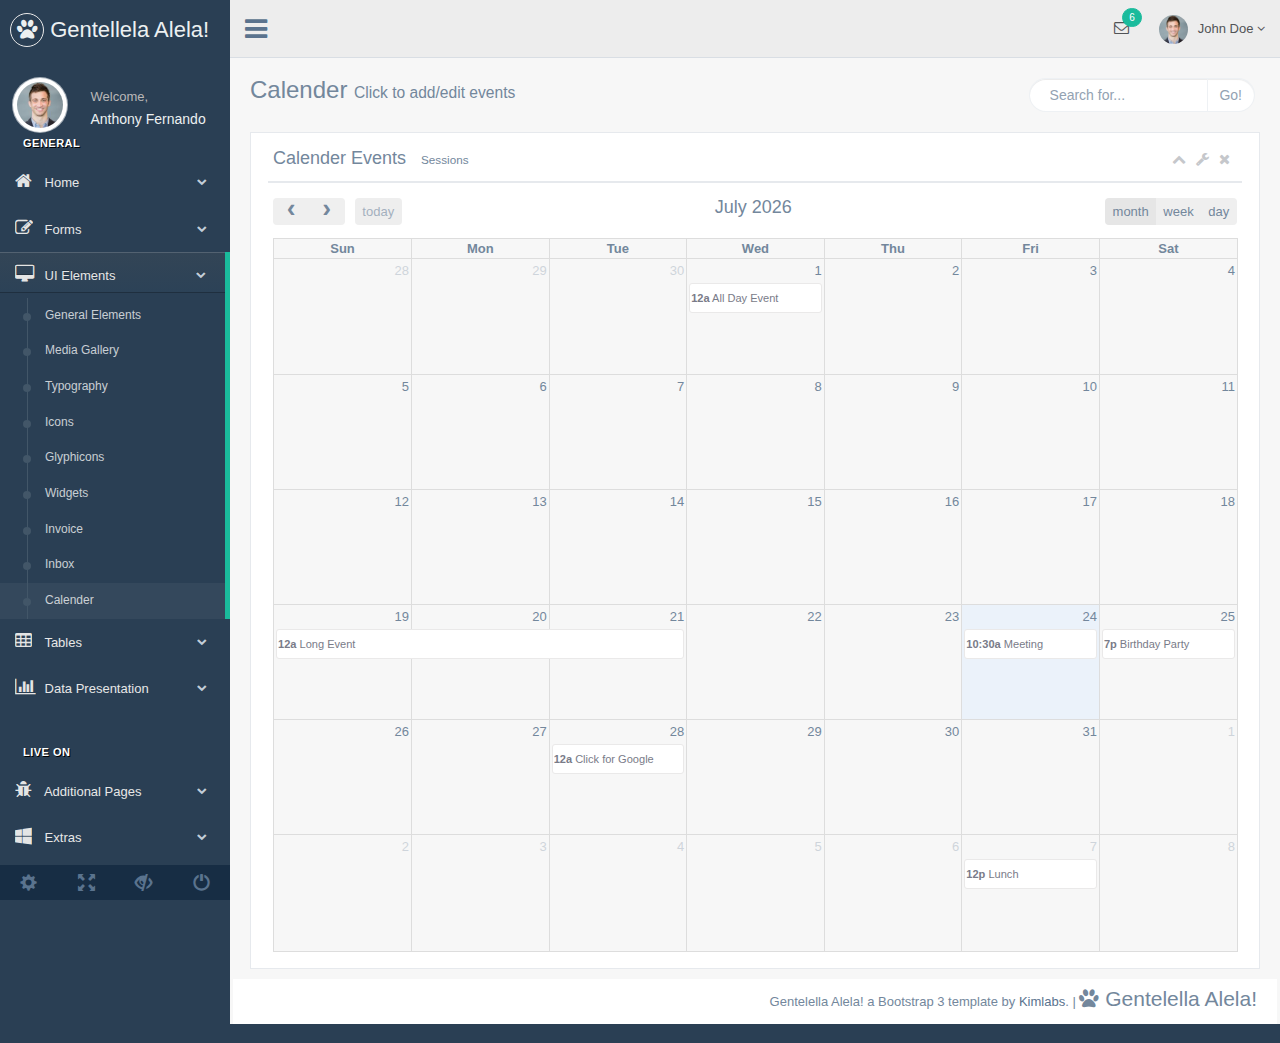
<file: calender.html>
<!DOCTYPE html>
<html lang="en">

    <head>
        <meta http-equiv="Content-Type" content="text/html; charset=UTF-8">
        <!-- Meta, title, CSS, favicons, etc. -->
        <meta charset="utf-8">
        <meta http-equiv="X-UA-Compatible" content="IE=edge">
        <meta name="viewport" content="width=device-width, initial-scale=1">

        <title>Gentallela Alela! | </title>

        <!-- Bootstrap core CSS -->

        <link href="css/bootstrap.min.css" rel="stylesheet">

        <link href="fonts/css/font-awesome.min.css" rel="stylesheet">
        <link href="css/animate.min.css" rel="stylesheet">

        <!-- Custom styling plus plugins -->
        <link href="css/custom.css" rel="stylesheet">
        <link href="css/icheck/flat/green.css" rel="stylesheet">

        <link href="css/calendar/fullcalendar.css" rel="stylesheet">
        <link href="css/calendar/fullcalendar.print.css" rel="stylesheet" media="print">

        <script src="js/jquery.min.js"></script>

        <!--[if lt IE 9]>
            <script src="../assets/js/ie8-responsive-file-warning.js"></script>
            <![endif]-->

        <!-- HTML5 shim and Respond.js for IE8 support of HTML5 elements and media queries -->
        <!--[if lt IE 9]>
              <script src="https://oss.maxcdn.com/html5shiv/3.7.2/html5shiv.min.js"></script>
              <script src="https://oss.maxcdn.com/respond/1.4.2/respond.min.js"></script>
            <![endif]-->

    </head>


    <body class="nav-md">

        <div class="container body">


            <div class="main_container">

                <div class="col-md-3 left_col">
                    <div class="left_col scroll-view">

                        <div class="navbar nav_title" style="border: 0;">
                            <a href="index.html" class="site_title"><i class="fa fa-paw"></i> <span>Gentellela Alela!</span></a>
                        </div>
                        <div class="clearfix"></div>


                        <!-- menu prile quick info -->
                        <div class="profile">
                            <div class="profile_pic">
                                <img src="images/img.jpg" alt="..." class="img-circle profile_img">
                            </div>
                            <div class="profile_info">
                                <span>Welcome,</span>
                                <h2>Anthony Fernando</h2>
                            </div>
                        </div>
                        <!-- /menu prile quick info -->

                        <br />

                        <!-- sidebar menu -->
                        <div id="sidebar-menu" class="main_menu_side hidden-print main_menu">

                            <div class="menu_section">
                                <h3>General</h3>
                                <ul class="nav side-menu">
                                    <li><a><i class="fa fa-home"></i> Home <span class="fa fa-chevron-down"></span></a>
                                        <ul class="nav child_menu" style="display: none">
                                            <li><a href="index.html">Dashboard</a>
                                            </li>
                                            <li><a href="index2.html">Dashboard2</a>
                                            </li>
                                            <li><a href="index3.html">Dashboard3</a>
                                            </li>
                                        </ul>
                                    </li>
                                    <li><a><i class="fa fa-edit"></i> Forms <span class="fa fa-chevron-down"></span></a>
                                        <ul class="nav child_menu" style="display: none">
                                            <li><a href="form.html">General Form</a>
                                            </li>
                                            <li><a href="form_advanced.html">Advanced Components</a>
                                            </li>
                                            <li><a href="form_validation.html">Form Validation</a>
                                            </li>
                                            <li><a href="form_wizards.html">Form Wizard</a>
                                            </li>
                                            <li><a href="form_upload.html">Form Upload</a>
                                            </li>
                                            <li><a href="form_buttons.html">Form Buttons</a>
                                            </li>
                                        </ul>
                                    </li>
                                    <li><a><i class="fa fa-desktop"></i> UI Elements <span class="fa fa-chevron-down"></span></a>
                                        <ul class="nav child_menu" style="display: none">
                                            <li><a href="general_elements.html">General Elements</a>
                                            </li>
                                            <li><a href="media_gallery.html">Media Gallery</a>
                                            </li>
                                            <li><a href="typography.html">Typography</a>
                                            </li>
                                            <li><a href="icons.html">Icons</a>
                                            </li>
                                            <li><a href="glyphicons.html">Glyphicons</a>
                                            </li>
                                            <li><a href="widgets.html">Widgets</a>
                                            </li>
                                            <li><a href="invoice.html">Invoice</a>
                                            </li>
                                            <li><a href="inbox.html">Inbox</a>
                                            </li>
                                            <li><a href="calender.html">Calender</a>
                                            </li>
                                        </ul>
                                    </li>
                                    <li><a><i class="fa fa-table"></i> Tables <span class="fa fa-chevron-down"></span></a>
                                        <ul class="nav child_menu" style="display: none">
                                            <li><a href="tables.html">Tables</a></li>
                                            <li><a href="tables_dynamic.html">Table Dynamic</a></li>
                                        </ul>
                                    </li>
                                    <li><a><i class="fa fa-bar-chart-o"></i> Data Presentation <span class="fa fa-chevron-down"></span></a>
                                        <ul class="nav child_menu" style="display: none">
                                            <li><a href="chartjs.html">Chart JS</a></li>
                                            <li><a href="chartjs2.html">Chart JS2</a></li>
                                            <li><a href="morisjs.html">Moris JS</a></li>
                                            <li><a href="echarts.html">ECharts </a></li>
                                            <li><a href="other_charts.html">Other Charts </a></li>
                                        </ul>
                                    </li>
                                </ul>
                            </div>
                            <div class="menu_section">
                                <h3>Live On</h3>
                                <ul class="nav side-menu">
                                    <li><a><i class="fa fa-bug"></i> Additional Pages <span class="fa fa-chevron-down"></span></a>
                                        <ul class="nav child_menu" style="display: none">
                                            <li><a href="e_commerce.html">E-commerce</a>
                                            </li>
                                            <li><a href="projects.html">Projects</a>
                                            </li>
                                            <li><a href="project_detail.html">Project Detail</a>
                                            </li>
                                            <li><a href="contacts.html">Contacts</a>
                                            </li>
                                            <li><a href="profile.html">Profile</a>
                                            </li>
                                        </ul>
                                    </li>
                                    <li><a><i class="fa fa-windows"></i> Extras <span class="fa fa-chevron-down"></span></a>
                                        <ul class="nav child_menu" style="display: none">
                                            <li><a href="page_404.html">404 Error</a>
                                            </li>
                                            <li><a href="page_500.html">500 Error</a>
                                            </li>
                                            <li><a href="plain_page.html">Plain Page</a>
                                            </li>
                                            <li><a href="login.html">Login Page</a>
                                            </li>
                                            <li><a href="pricing_tables.html">Pricing Tables</a>
                                            </li>

                                        </ul>
                                    </li>
                                    <li><a><i class="fa fa-laptop"></i> Landing Page <span class="label label-success pull-right">Coming Soon</span></a>
                                    </li>
                                </ul>
                            </div>

                        </div>
                        <!-- /sidebar menu -->

                        <!-- /menu footer buttons -->
                        <div class="sidebar-footer hidden-small">
                            <a data-toggle="tooltip" data-placement="top" title="Settings">
                                <span class="glyphicon glyphicon-cog" aria-hidden="true"></span>
                            </a>
                            <a data-toggle="tooltip" data-placement="top" title="FullScreen">
                                <span class="glyphicon glyphicon-fullscreen" aria-hidden="true"></span>
                            </a>
                            <a data-toggle="tooltip" data-placement="top" title="Lock">
                                <span class="glyphicon glyphicon-eye-close" aria-hidden="true"></span>
                            </a>
                            <a data-toggle="tooltip" data-placement="top" title="Logout">
                                <span class="glyphicon glyphicon-off" aria-hidden="true"></span>
                            </a>
                        </div>
                        <!-- /menu footer buttons -->
                    </div>
                </div>

                <!-- top navigation -->
                <div class="top_nav">

                    <div class="nav_menu">
                        <nav class="" role="navigation">
                            <div class="nav toggle">
                                <a id="menu_toggle"><i class="fa fa-bars"></i></a>
                            </div>

                            <ul class="nav navbar-nav navbar-right">
                                <li class="">
                                    <a href="javascript:;" class="user-profile dropdown-toggle" data-toggle="dropdown" aria-expanded="false">
                                        <img src="images/img.jpg" alt="">John Doe
                                        <span class=" fa fa-angle-down"></span>
                                    </a>
                                    <ul class="dropdown-menu dropdown-usermenu animated fadeInDown pull-right">
                                        <li><a href="javascript:;">  Profile</a>
                                        </li>
                                        <li>
                                            <a href="javascript:;">
                                                <span class="badge bg-red pull-right">50%</span>
                                                <span>Settings</span>
                                            </a>
                                        </li>
                                        <li>
                                            <a href="javascript:;">Help</a>
                                        </li>
                                        <li><a href="login.html"><i class="fa fa-sign-out pull-right"></i> Log Out</a>
                                        </li>
                                    </ul>
                                </li>

                                <li role="presentation" class="dropdown">
                                    <a href="javascript:;" class="dropdown-toggle info-number" data-toggle="dropdown" aria-expanded="false">
                                        <i class="fa fa-envelope-o"></i>
                                        <span class="badge bg-green">6</span>
                                    </a>
                                    <ul id="menu1" class="dropdown-menu list-unstyled msg_list animated fadeInDown" role="menu">
                                        <li>
                                            <a>
                                                <span class="image">
                                                    <img src="images/img.jpg" alt="Profile Image" />
                                                </span>
                                                <span>
                                                    <span>John Smith</span>
                                                    <span class="time">3 mins ago</span>
                                                </span>
                                                <span class="message">
                                                    Film festivals used to be do-or-die moments for movie makers. They were where... 
                                                </span>
                                            </a>
                                        </li>
                                        <li>
                                            <a>
                                                <span class="image">
                                                    <img src="images/img.jpg" alt="Profile Image" />
                                                </span>
                                                <span>
                                                    <span>John Smith</span>
                                                    <span class="time">3 mins ago</span>
                                                </span>
                                                <span class="message">
                                                    Film festivals used to be do-or-die moments for movie makers. They were where... 
                                                </span>
                                            </a>
                                        </li>
                                        <li>
                                            <a>
                                                <span class="image">
                                                    <img src="images/img.jpg" alt="Profile Image" />
                                                </span>
                                                <span>
                                                    <span>John Smith</span>
                                                    <span class="time">3 mins ago</span>
                                                </span>
                                                <span class="message">
                                                    Film festivals used to be do-or-die moments for movie makers. They were where... 
                                                </span>
                                            </a>
                                        </li>
                                        <li>
                                            <a>
                                                <span class="image">
                                                    <img src="images/img.jpg" alt="Profile Image" />
                                                </span>
                                                <span>
                                                    <span>John Smith</span>
                                                    <span class="time">3 mins ago</span>
                                                </span>
                                                <span class="message">
                                                    Film festivals used to be do-or-die moments for movie makers. They were where... 
                                                </span>
                                            </a>
                                        </li>
                                        <li>
                                            <div class="text-center">
                                                <a>
                                                    <strong>See All Alerts</strong>
                                                    <i class="fa fa-angle-right"></i>
                                                </a>
                                            </div>
                                        </li>
                                    </ul>
                                </li>

                            </ul>
                        </nav>
                    </div>

                </div>
                <!-- /top navigation -->

                <!-- page content -->
                <div class="right_col" role="main">
                    <div class="">

                        <div class="page-title">
                            <div class="title_left">
                                <h3>
                                    Calender
                                    <small>
                                        Click to add/edit events
                                    </small>
                                </h3>
                            </div>

                            <div class="title_right">
                                <div class="col-md-5 col-sm-5 col-xs-12 form-group pull-right top_search">
                                    <div class="input-group">
                                        <input type="text" class="form-control" placeholder="Search for...">
                                        <span class="input-group-btn">
                                            <button class="btn btn-default" type="button">Go!</button>
                                        </span>
                                    </div>
                                </div>
                            </div>
                        </div>
                        <div class="clearfix"></div>

                        <div class="row">
                            <div class="col-md-12">
                                <div class="x_panel">
                                    <div class="x_title">
                                        <h2>Calender Events <small>Sessions</small></h2>
                                        <ul class="nav navbar-right panel_toolbox">
                                            <li><a class="collapse-link"><i class="fa fa-chevron-up"></i></a>
                                            </li>
                                            <li class="dropdown">
                                                <a href="#" class="dropdown-toggle" data-toggle="dropdown" role="button" aria-expanded="false"><i class="fa fa-wrench"></i></a>
                                                <ul class="dropdown-menu" role="menu">
                                                    <li><a href="#">Settings 1</a>
                                                    </li>
                                                    <li><a href="#">Settings 2</a>
                                                    </li>
                                                </ul>
                                            </li>
                                            <li><a class="close-link"><i class="fa fa-close"></i></a>
                                            </li>
                                        </ul>
                                        <div class="clearfix"></div>
                                    </div>
                                    <div class="x_content">

                                        <div id='calendar'></div>

                                    </div>
                                </div>
                            </div>
                        </div>
                    </div>

                    <!-- footer content -->
                    <footer>
                        <div class="">
                            <p class="pull-right">Gentelella Alela! a Bootstrap 3 template by <a>Kimlabs</a>. |
                                <span class="lead"> <i class="fa fa-paw"></i> Gentelella Alela!</span>
                            </p>
                        </div>
                        <div class="clearfix"></div>
                    </footer>
                    <!-- /footer content -->

                </div>


                <!-- Start Calender modal -->
                <div id="CalenderModalNew" class="modal fade" tabindex="-1" role="dialog" aria-labelledby="myModalLabel" aria-hidden="true">
                    <div class="modal-dialog">
                        <div class="modal-content">

                            <div class="modal-header">
                                <button type="button" class="close" data-dismiss="modal" aria-hidden="true">×</button>
                                <h4 class="modal-title" id="myModalLabel">New Calender Entry</h4>
                            </div>
                            <div class="modal-body">
                                <div id="testmodal" style="padding: 5px 20px;">
                                    <form id="antoform" class="form-horizontal calender" role="form">
                                        <div class="form-group">
                                            <label class="col-sm-3 control-label">Title</label>
                                            <div class="col-sm-9">
                                                <input type="text" class="form-control" id="title" name="title">
                                            </div>
                                        </div>
                                        <div class="form-group">
                                            <label class="col-sm-3 control-label">Description</label>
                                            <div class="col-sm-9">
                                                <textarea class="form-control" style="height:55px;" id="descr" name="descr"></textarea>
                                            </div>
                                        </div>
                                    </form>
                                </div>
                            </div>
                            <div class="modal-footer">
                                <button type="button" class="btn btn-default antoclose" data-dismiss="modal">Close</button>
                                <button type="button" class="btn btn-primary antosubmit">Save changes</button>
                            </div>
                        </div>
                    </div>
                </div>
                <div id="CalenderModalEdit" class="modal fade" tabindex="-1" role="dialog" aria-labelledby="myModalLabel" aria-hidden="true">
                    <div class="modal-dialog">
                        <div class="modal-content">

                            <div class="modal-header">
                                <button type="button" class="close" data-dismiss="modal" aria-hidden="true">×</button>
                                <h4 class="modal-title" id="myModalLabel2">Edit Calender Entry</h4>
                            </div>
                            <div class="modal-body">

                                <div id="testmodal2" style="padding: 5px 20px;">
                                    <form id="antoform2" class="form-horizontal calender" role="form">
                                        <div class="form-group">
                                            <label class="col-sm-3 control-label">Title</label>
                                            <div class="col-sm-9">
                                                <input type="text" class="form-control" id="title2" name="title2">
                                            </div>
                                        </div>
                                        <div class="form-group">
                                            <label class="col-sm-3 control-label">Description</label>
                                            <div class="col-sm-9">
                                                <textarea class="form-control" style="height:55px;" id="descr2" name="descr"></textarea>
                                            </div>
                                        </div>

                                    </form>
                                </div>
                            </div>
                            <div class="modal-footer">
                                <button type="button" class="btn btn-default antoclose2" data-dismiss="modal">Close</button>
                                <button type="button" class="btn btn-primary antosubmit2">Save changes</button>
                            </div>
                        </div>
                    </div>
                </div>

                <div id="fc_create" data-toggle="modal" data-target="#CalenderModalNew"></div>
                <div id="fc_edit" data-toggle="modal" data-target="#CalenderModalEdit"></div>

                <!-- End Calender modal -->
                <!-- /page content -->
            </div>

        </div>

        <div id="custom_notifications" class="custom-notifications dsp_none">
            <ul class="list-unstyled notifications clearfix" data-tabbed_notifications="notif-group">
            </ul>
            <div class="clearfix"></div>
            <div id="notif-group" class="tabbed_notifications"></div>
        </div>

        <script src="js/bootstrap.min.js"></script>

        <script src="js/nprogress.js"></script>
        <!-- chart js -->
        <script src="js/chartjs/chart.min.js"></script>
        <!-- bootstrap progress js -->
        <script src="js/progressbar/bootstrap-progressbar.min.js"></script>
        <script src="js/nicescroll/jquery.nicescroll.min.js"></script>
        <!-- icheck -->
        <script src="js/icheck/icheck.min.js"></script>

        <script src="js/custom.js"></script>

        <script src="js/moment.min.js"></script>
        <script src="js/calendar/fullcalendar.min.js"></script>

        <script>
            $(window).load(function () {

                var date = new Date();
                var d = date.getDate();
                var m = date.getMonth();
                var y = date.getFullYear();
                var started;
                var categoryClass;

                var calendar = $('#calendar').fullCalendar({
                    header: {
                        left: 'prev,next today',
                        center: 'title',
                        right: 'month,agendaWeek,agendaDay'
                    },
                    selectable: true,
                    selectHelper: true,
                    select: function (start, end, allDay) {
                        $('#fc_create').click();

                        started = start;
                        ended = end

                        $(".antosubmit").on("click", function () {
                            var title = $("#title").val();
                            if (end) {
                                ended = end
                            }
                            categoryClass = $("#event_type").val();

                            if (title) {
                                calendar.fullCalendar('renderEvent', {
                                        title: title,
                                        start: started,
                                        end: end,
                                        allDay: allDay
                                    },
                                    true // make the event "stick"
                                );
                            }
                            $('#title').val('');
                            calendar.fullCalendar('unselect');

                            $('.antoclose').click();

                            return false;
                        });
                    },
                    eventClick: function (calEvent, jsEvent, view) {
                        //alert(calEvent.title, jsEvent, view);

                        $('#fc_edit').click();
                        $('#title2').val(calEvent.title);
                        categoryClass = $("#event_type").val();

                        $(".antosubmit2").on("click", function () {
                            calEvent.title = $("#title2").val();

                            calendar.fullCalendar('updateEvent', calEvent);
                            $('.antoclose2').click();
                        });
                        calendar.fullCalendar('unselect');
                    },
                    editable: true,
                    events: [
                        {
                            title: 'All Day Event',
                            start: new Date(y, m, 1)
                    },
                        {
                            title: 'Long Event',
                            start: new Date(y, m, d - 5),
                            end: new Date(y, m, d - 2)
                    },
                        {
                            title: 'Meeting',
                            start: new Date(y, m, d, 10, 30),
                            allDay: false
                    },
                        {
                            title: 'Lunch',
                            start: new Date(y, m, d + 14, 12, 0),
                            end: new Date(y, m, d, 14, 0),
                            allDay: false
                    },
                        {
                            title: 'Birthday Party',
                            start: new Date(y, m, d + 1, 19, 0),
                            end: new Date(y, m, d + 1, 22, 30),
                            allDay: false
                    },
                        {
                            title: 'Click for Google',
                            start: new Date(y, m, 28),
                            end: new Date(y, m, 29),
                            url: 'http://google.com/'
                    }
                ]
                });
            });
        </script>
    </body>

</html>
</file>
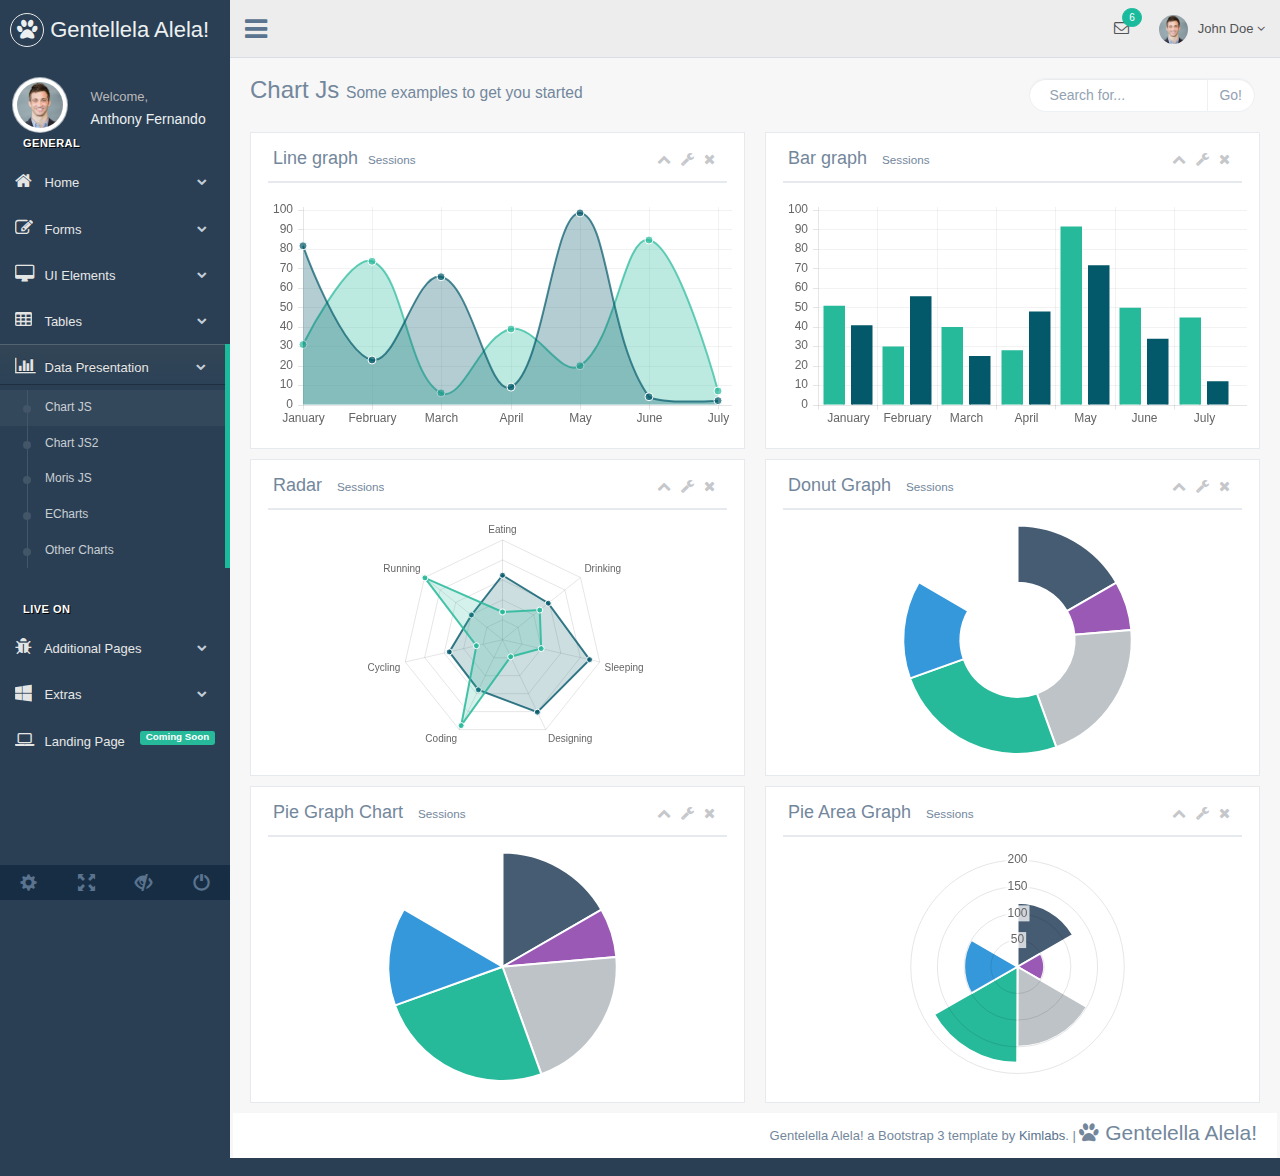
<file: chartjs.html>
<!DOCTYPE html>
<html lang="en">

<head>
    <meta http-equiv="Content-Type" content="text/html; charset=UTF-8">
    <!-- Meta, title, CSS, favicons, etc. -->
    <meta charset="utf-8">
    <meta http-equiv="X-UA-Compatible" content="IE=edge">
    <meta name="viewport" content="width=device-width, initial-scale=1">

    <title>Gentallela Alela! | </title>

    <!-- Bootstrap core CSS -->

    <link href="css/bootstrap.min.css" rel="stylesheet">

    <link href="fonts/css/font-awesome.min.css" rel="stylesheet">
    <link href="css/animate.min.css" rel="stylesheet">

    <!-- Custom styling plus plugins -->
    <link href="css/custom.css" rel="stylesheet">
    <link href="css/icheck/flat/green.css" rel="stylesheet">


    <script src="js/jquery.min.js"></script>

    <!--[if lt IE 9]>
        <script src="../assets/js/ie8-responsive-file-warning.js"></script>
        <![endif]-->

    <!-- HTML5 shim and Respond.js for IE8 support of HTML5 elements and media queries -->
    <!--[if lt IE 9]>
          <script src="https://oss.maxcdn.com/html5shiv/3.7.2/html5shiv.min.js"></script>
          <script src="https://oss.maxcdn.com/respond/1.4.2/respond.min.js"></script>
        <![endif]-->

</head>


<body class="nav-md">

    <div class="container body">


        <div class="main_container">

            <div class="col-md-3 left_col">
                <div class="left_col scroll-view">

                    <div class="navbar nav_title" style="border: 0;">
                        <a href="index.html" class="site_title"><i class="fa fa-paw"></i> <span>Gentellela Alela!</span></a>
                    </div>
                    <div class="clearfix"></div>


                    <!-- menu prile quick info -->
                    <div class="profile">
                        <div class="profile_pic">
                            <img src="images/img.jpg" alt="..." class="img-circle profile_img">
                        </div>
                        <div class="profile_info">
                            <span>Welcome,</span>
                            <h2>Anthony Fernando</h2>
                        </div>
                    </div>
                    <!-- /menu prile quick info -->

                    <br />

                    <!-- sidebar menu -->
                    <div id="sidebar-menu" class="main_menu_side hidden-print main_menu">

                        <div class="menu_section">
                            <h3>General</h3>
                            <ul class="nav side-menu">
                                <li><a><i class="fa fa-home"></i> Home <span class="fa fa-chevron-down"></span></a>
                                    <ul class="nav child_menu" style="display: none">
                                        <li><a href="index.html">Dashboard</a>
                                        </li>
                                        <li><a href="index2.html">Dashboard2</a>
                                        </li>
                                        <li><a href="index3.html">Dashboard3</a>
                                        </li>
                                    </ul>
                                </li>
                                <li><a><i class="fa fa-edit"></i> Forms <span class="fa fa-chevron-down"></span></a>
                                    <ul class="nav child_menu" style="display: none">
                                        <li><a href="form.html">General Form</a>
                                        </li>
                                        <li><a href="form_advanced.html">Advanced Components</a>
                                        </li>
                                        <li><a href="form_validation.html">Form Validation</a>
                                        </li>
                                        <li><a href="form_wizards.html">Form Wizard</a>
                                        </li>
                                        <li><a href="form_upload.html">Form Upload</a>
                                        </li>
                                        <li><a href="form_buttons.html">Form Buttons</a>
                                        </li>
                                    </ul>
                                </li>
                                <li><a><i class="fa fa-desktop"></i> UI Elements <span class="fa fa-chevron-down"></span></a>
                                    <ul class="nav child_menu" style="display: none">
                                        <li><a href="general_elements.html">General Elements</a>
                                        </li>
                                        <li><a href="media_gallery.html">Media Gallery</a>
                                        </li>
                                        <li><a href="typography.html">Typography</a>
                                        </li>
                                        <li><a href="icons.html">Icons</a>
                                        </li>
                                        <li><a href="glyphicons.html">Glyphicons</a>
                                        </li>
                                        <li><a href="widgets.html">Widgets</a>
                                        </li>
                                        <li><a href="invoice.html">Invoice</a>
                                        </li>
                                        <li><a href="inbox.html">Inbox</a>
                                        </li>
                                        <li><a href="calender.html">Calender</a>
                                        </li>
                                    </ul>
                                </li>
                                <li><a><i class="fa fa-table"></i> Tables <span class="fa fa-chevron-down"></span></a>
                                    <ul class="nav child_menu" style="display: none">
                                        <li><a href="tables.html">Tables</a>
                                        </li>
                                        <li><a href="tables_dynamic.html">Table Dynamic</a>
                                        </li>
                                    </ul>
                                </li>
                                <li><a><i class="fa fa-bar-chart-o"></i> Data Presentation <span class="fa fa-chevron-down"></span></a>
                                    <ul class="nav child_menu" style="display: none">
                                        <li><a href="chartjs.html">Chart JS</a>
                                        </li>
                                        <li><a href="chartjs2.html">Chart JS2</a>
                                        </li>
                                        <li><a href="morisjs.html">Moris JS</a>
                                        </li>
                                        <li><a href="echarts.html">ECharts </a>
                                        </li>
                                        <li><a href="other_charts.html">Other Charts </a>
                                        </li>
                                    </ul>
                                </li>
                            </ul>
                        </div>
                        <div class="menu_section">
                            <h3>Live On</h3>
                            <ul class="nav side-menu">
                                <li><a><i class="fa fa-bug"></i> Additional Pages <span class="fa fa-chevron-down"></span></a>
                                    <ul class="nav child_menu" style="display: none">
                                        <li><a href="e_commerce.html">E-commerce</a>
                                        </li>
                                        <li><a href="projects.html">Projects</a>
                                        </li>
                                        <li><a href="project_detail.html">Project Detail</a>
                                        </li>
                                        <li><a href="contacts.html">Contacts</a>
                                        </li>
                                        <li><a href="profile.html">Profile</a>
                                        </li>
                                        <li><a href="real_estate.html">Real Estate</a>
                                        </li>

                                    </ul>
                                </li>
                                <li><a><i class="fa fa-windows"></i> Extras <span class="fa fa-chevron-down"></span></a>
                                    <ul class="nav child_menu" style="display: none">
                                        <li><a href="page_404.html">404 Error</a>
                                        </li>
                                        <li><a href="page_500.html">500 Error</a>
                                        </li>
                                        <li><a href="plain_page.html">Plain Page</a>
                                        </li>
                                        <li><a href="login.html">Login Page</a>
                                        </li>
                                        <li><a href="pricing_tables.html">Pricing Tables</a>
                                        </li>

                                    </ul>
                                </li>
                                <li><a><i class="fa fa-laptop"></i> Landing Page <span class="label label-success pull-right">Coming Soon</span></a>
                                </li>
                            </ul>
                        </div>

                    </div>
                    <!-- /sidebar menu -->

                    <!-- /menu footer buttons -->
                    <div class="sidebar-footer hidden-small">
                        <a data-toggle="tooltip" data-placement="top" title="Settings">
                            <span class="glyphicon glyphicon-cog" aria-hidden="true"></span>
                        </a>
                        <a data-toggle="tooltip" data-placement="top" title="FullScreen">
                            <span class="glyphicon glyphicon-fullscreen" aria-hidden="true"></span>
                        </a>
                        <a data-toggle="tooltip" data-placement="top" title="Lock">
                            <span class="glyphicon glyphicon-eye-close" aria-hidden="true"></span>
                        </a>
                        <a data-toggle="tooltip" data-placement="top" title="Logout">
                            <span class="glyphicon glyphicon-off" aria-hidden="true"></span>
                        </a>
                    </div>
                    <!-- /menu footer buttons -->
                </div>
            </div>

            <!-- top navigation -->
            <div class="top_nav">

                <div class="nav_menu">
                    <nav class="" role="navigation">
                        <div class="nav toggle">
                            <a id="menu_toggle"><i class="fa fa-bars"></i></a>
                        </div>

                        <ul class="nav navbar-nav navbar-right">
                            <li class="">
                                <a href="javascript:;" class="user-profile dropdown-toggle" data-toggle="dropdown" aria-expanded="false">
                                    <img src="images/img.jpg" alt="">John Doe
                                    <span class=" fa fa-angle-down"></span>
                                </a>
                                <ul class="dropdown-menu dropdown-usermenu animated fadeInDown pull-right">
                                    <li><a href="javascript:;">  Profile</a>
                                    </li>
                                    <li>
                                        <a href="javascript:;">
                                            <span class="badge bg-red pull-right">50%</span>
                                            <span>Settings</span>
                                        </a>
                                    </li>
                                    <li>
                                        <a href="javascript:;">Help</a>
                                    </li>
                                    <li><a href="login.html"><i class="fa fa-sign-out pull-right"></i> Log Out</a>
                                    </li>
                                </ul>
                            </li>

                            <li role="presentation" class="dropdown">
                                <a href="javascript:;" class="dropdown-toggle info-number" data-toggle="dropdown" aria-expanded="false">
                                    <i class="fa fa-envelope-o"></i>
                                    <span class="badge bg-green">6</span>
                                </a>
                                <ul id="menu1" class="dropdown-menu list-unstyled msg_list animated fadeInDown" role="menu">
                                    <li>
                                        <a>
                                            <span class="image">
                                        <img src="images/img.jpg" alt="Profile Image" />
                                    </span>
                                            <span>
                                        <span>John Smith</span>
                                            <span class="time">3 mins ago</span>
                                            </span>
                                            <span class="message">
                                        Film festivals used to be do-or-die moments for movie makers. They were where... 
                                    </span>
                                        </a>
                                    </li>
                                    <li>
                                        <a>
                                            <span class="image">
                                        <img src="images/img.jpg" alt="Profile Image" />
                                    </span>
                                            <span>
                                        <span>John Smith</span>
                                            <span class="time">3 mins ago</span>
                                            </span>
                                            <span class="message">
                                        Film festivals used to be do-or-die moments for movie makers. They were where... 
                                    </span>
                                        </a>
                                    </li>
                                    <li>
                                        <a>
                                            <span class="image">
                                        <img src="images/img.jpg" alt="Profile Image" />
                                    </span>
                                            <span>
                                        <span>John Smith</span>
                                            <span class="time">3 mins ago</span>
                                            </span>
                                            <span class="message">
                                        Film festivals used to be do-or-die moments for movie makers. They were where... 
                                    </span>
                                        </a>
                                    </li>
                                    <li>
                                        <a>
                                            <span class="image">
                                        <img src="images/img.jpg" alt="Profile Image" />
                                    </span>
                                            <span>
                                        <span>John Smith</span>
                                            <span class="time">3 mins ago</span>
                                            </span>
                                            <span class="message">
                                        Film festivals used to be do-or-die moments for movie makers. They were where... 
                                    </span>
                                        </a>
                                    </li>
                                    <li>
                                        <div class="text-center">
                                            <a>
                                                <strong>See All Alerts</strong>
                                                <i class="fa fa-angle-right"></i>
                                            </a>
                                        </div>
                                    </li>
                                </ul>
                            </li>

                        </ul>
                    </nav>
                </div>

            </div>
            <!-- /top navigation -->

            <!-- page content -->
            <div class="right_col" role="main">
                <div class="">
                    <div class="page-title">
                        <div class="title_left">
                            <h3>
                    Chart Js
                    <small>
                        Some examples to get you started
                    </small>
                </h3>
                        </div>

                        <div class="title_right">
                            <div class="col-md-5 col-sm-5 col-xs-12 form-group pull-right top_search">
                                <div class="input-group">
                                    <input type="text" class="form-control" placeholder="Search for...">
                                    <span class="input-group-btn">
                            <button class="btn btn-default" type="button">Go!</button>
                        </span>
                                </div>
                            </div>
                        </div>
                    </div>
                    <div class="clearfix"></div>

                    <div class="row">


                        <div class="col-md-6 col-sm-6 col-xs-12">
                            <div class="x_panel">
                                <div class="x_title">
                                    <h2>Line graph<small>Sessions</small></h2>
                                    <ul class="nav navbar-right panel_toolbox">
                                        <li><a class="collapse-link"><i class="fa fa-chevron-up"></i></a>
                                        </li>
                                        <li class="dropdown">
                                            <a href="#" class="dropdown-toggle" data-toggle="dropdown" role="button" aria-expanded="false"><i class="fa fa-wrench"></i></a>
                                            <ul class="dropdown-menu" role="menu">
                                                <li><a href="#">Settings 1</a>
                                                </li>
                                                <li><a href="#">Settings 2</a>
                                                </li>
                                            </ul>
                                        </li>
                                        <li><a class="close-link"><i class="fa fa-close"></i></a>
                                        </li>
                                    </ul>
                                    <div class="clearfix"></div>
                                </div>
                                <div class="x_content">
                                    <canvas id="canvas000"></canvas>
                                </div>
                            </div>
                        </div>

                        <div class="col-md-6 col-sm-6 col-xs-12">
                            <div class="x_panel">
                                <div class="x_title">
                                    <h2>Bar graph <small>Sessions</small></h2>
                                    <ul class="nav navbar-right panel_toolbox">
                                        <li><a class="collapse-link"><i class="fa fa-chevron-up"></i></a>
                                        </li>
                                        <li class="dropdown">
                                            <a href="#" class="dropdown-toggle" data-toggle="dropdown" role="button" aria-expanded="false"><i class="fa fa-wrench"></i></a>
                                            <ul class="dropdown-menu" role="menu">
                                                <li><a href="#">Settings 1</a>
                                                </li>
                                                <li><a href="#">Settings 2</a>
                                                </li>
                                            </ul>
                                        </li>
                                        <li><a class="close-link"><i class="fa fa-close"></i></a>
                                        </li>
                                    </ul>
                                    <div class="clearfix"></div>
                                </div>
                                <div class="x_content">
                                    <canvas id="canvas_bar"></canvas>
                                </div>
                            </div>
                        </div>
                    </div>
                    <div class="clearfix"></div>
                    <div class="row">
                        <div class="col-md-6 col-sm-6 col-xs-12">
                            <div class="x_panel">
                                <div class="x_title">
                                    <h2>Radar <small>Sessions</small></h2>
                                    <ul class="nav navbar-right panel_toolbox">
                                        <li><a class="collapse-link"><i class="fa fa-chevron-up"></i></a>
                                        </li>
                                        <li class="dropdown">
                                            <a href="#" class="dropdown-toggle" data-toggle="dropdown" role="button" aria-expanded="false"><i class="fa fa-wrench"></i></a>
                                            <ul class="dropdown-menu" role="menu">
                                                <li><a href="#">Settings 1</a>
                                                </li>
                                                <li><a href="#">Settings 2</a>
                                                </li>
                                            </ul>
                                        </li>
                                        <li><a class="close-link"><i class="fa fa-close"></i></a>
                                        </li>
                                    </ul>
                                    <div class="clearfix"></div>
                                </div>
                                <div class="x_content">
                                    <canvas id="canvas_radar"></canvas>
                                </div>
                            </div>
                        </div>

                        <div class="col-md-6 col-sm-6 col-xs-12">
                            <div class="x_panel">
                                <div class="x_title">
                                    <h2>Donut Graph <small>Sessions</small></h2>
                                    <ul class="nav navbar-right panel_toolbox">
                                        <li><a class="collapse-link"><i class="fa fa-chevron-up"></i></a>
                                        </li>
                                        <li class="dropdown">
                                            <a href="#" class="dropdown-toggle" data-toggle="dropdown" role="button" aria-expanded="false"><i class="fa fa-wrench"></i></a>
                                            <ul class="dropdown-menu" role="menu">
                                                <li><a href="#">Settings 1</a>
                                                </li>
                                                <li><a href="#">Settings 2</a>
                                                </li>
                                            </ul>
                                        </li>
                                        <li><a class="close-link"><i class="fa fa-close"></i></a>
                                        </li>
                                    </ul>
                                    <div class="clearfix"></div>
                                </div>
                                <div class="x_content">
                                    <canvas id="canvas_doughnut"></canvas>
                                </div>
                            </div>
                        </div>
                    </div>
                    <div class="clearfix"></div>
                    <div class="row">
                        <div class="col-md-6 col-sm-6 col-xs-12">
                            <div class="x_panel">
                                <div class="x_title">
                                    <h2>Pie Graph Chart <small>Sessions</small></h2>
                                    <ul class="nav navbar-right panel_toolbox">
                                        <li><a class="collapse-link"><i class="fa fa-chevron-up"></i></a>
                                        </li>
                                        <li class="dropdown">
                                            <a href="#" class="dropdown-toggle" data-toggle="dropdown" role="button" aria-expanded="false"><i class="fa fa-wrench"></i></a>
                                            <ul class="dropdown-menu" role="menu">
                                                <li><a href="#">Settings 1</a>
                                                </li>
                                                <li><a href="#">Settings 2</a>
                                                </li>
                                            </ul>
                                        </li>
                                        <li><a class="close-link"><i class="fa fa-close"></i></a>
                                        </li>
                                    </ul>
                                    <div class="clearfix"></div>
                                </div>
                                <div class="x_content">
                                    <canvas id="canvas_pie"></canvas>
                                </div>
                            </div>
                        </div>

                        <div class="col-md-6 col-sm-6 col-xs-12">
                            <div class="x_panel">
                                <div class="x_title">
                                    <h2>Pie Area Graph <small>Sessions</small></h2>
                                    <ul class="nav navbar-right panel_toolbox">
                                        <li><a class="collapse-link"><i class="fa fa-chevron-up"></i></a>
                                        </li>
                                        <li class="dropdown">
                                            <a href="#" class="dropdown-toggle" data-toggle="dropdown" role="button" aria-expanded="false"><i class="fa fa-wrench"></i></a>
                                            <ul class="dropdown-menu" role="menu">
                                                <li><a href="#">Settings 1</a>
                                                </li>
                                                <li><a href="#">Settings 2</a>
                                                </li>
                                            </ul>
                                        </li>
                                        <li><a class="close-link"><i class="fa fa-close"></i></a>
                                        </li>
                                    </ul>
                                    <div class="clearfix"></div>
                                </div>
                                <div class="x_content">
                                    <canvas id="canvas_area"></canvas>
                                </div>
                            </div>
                        </div>

                    </div>
                </div>

                <!-- footer content -->
                <footer>
                    <div class="">
                        <p class="pull-right">Gentelella Alela! a Bootstrap 3 template by <a>Kimlabs</a>. |
                            <span class="lead"> <i class="fa fa-paw"></i> Gentelella Alela!</span>
                        </p>
                    </div>
                    <div class="clearfix"></div>
                </footer>
                <!-- /footer content -->

            </div>
            <!-- /page content -->
        </div>

    </div>

    <div id="custom_notifications" class="custom-notifications dsp_none">
        <ul class="list-unstyled notifications clearfix" data-tabbed_notifications="notif-group">
        </ul>
        <div class="clearfix"></div>
        <div id="notif-group" class="tabbed_notifications"></div>
    </div>

    <script src="js/bootstrap.min.js"></script>

    <!-- chart js -->
    <script src="js/chartjs/chart.min.js"></script>
    <!-- bootstrap progress js -->
    <script src="js/progressbar/bootstrap-progressbar.min.js"></script>
    <script src="js/nicescroll/jquery.nicescroll.min.js"></script>
    <!-- icheck -->
    <script src="js/icheck/icheck.min.js"></script>

    <script src="js/custom.js"></script>

    <script>
        var randomScalingFactor = function () {
            return Math.round(Math.random() * 100)
        };



        var barChartData = {
            labels: ["January", "February", "March", "April", "May", "June", "July"],
            datasets: [
                {
                    fillColor: "#26B99A", //rgba(220,220,220,0.5)
                    strokeColor: "#26B99A", //rgba(220,220,220,0.8)
                    highlightFill: "#36CAAB", //rgba(220,220,220,0.75)
                    highlightStroke: "#36CAAB", //rgba(220,220,220,1)
                    data: [51, 30, 40, 28, 92, 50, 45]
            },
                {
                    fillColor: "#03586A", //rgba(151,187,205,0.5)
                    strokeColor: "#03586A", //rgba(151,187,205,0.8)
                    highlightFill: "#066477", //rgba(151,187,205,0.75)
                    highlightStroke: "#066477", //rgba(151,187,205,1)
                    data: [41, 56, 25, 48, 72, 34, 12]
            }
        ],
        }

        $(document).ready(function () {
            new Chart($("#canvas_bar").get(0).getContext("2d")).Bar(barChartData, {
                tooltipFillColor: "rgba(51, 51, 51, 0.55)",
                responsive: true,
                barDatasetSpacing: 6,
                barValueSpacing: 5
            });
        });


        var lineChartData = {
            labels: ["January", "February", "March", "April", "May", "June", "July"],
            datasets: [
                {
                    label: "My First dataset",
                    fillColor: "rgba(38, 185, 154, 0.31)", //rgba(220,220,220,0.2)
                    strokeColor: "rgba(38, 185, 154, 0.7)", //rgba(220,220,220,1)
                    pointColor: "rgba(38, 185, 154, 0.7)", //rgba(220,220,220,1)
                    pointStrokeColor: "#fff",
                    pointHighlightFill: "#fff",
                    pointHighlightStroke: "rgba(220,220,220,1)",
                    data: [31, 74, 6, 39, 20, 85, 7]
            },
                {
                    label: "My Second dataset",
                    fillColor: "rgba(3, 88, 106, 0.3)", //rgba(151,187,205,0.2)
                    strokeColor: "rgba(3, 88, 106, 0.70)", //rgba(151,187,205,1)
                    pointColor: "rgba(3, 88, 106, 0.70)", //rgba(151,187,205,1)
                    pointStrokeColor: "#fff",
                    pointHighlightFill: "#fff",
                    pointHighlightStroke: "rgba(151,187,205,1)",
                    data: [82, 23, 66, 9, 99, 4, 2]
            }
        ]

        }

        $(document).ready(function () {
            new Chart(document.getElementById("canvas000").getContext("2d")).Line(lineChartData, {
                responsive: true,
                tooltipFillColor: "rgba(51, 51, 51, 0.55)"
            });
        });

        var sharePiePolorDoughnutData = [
            {
                value: 120,
                color: "#455C73",
                highlight: "#34495E",
                label: "Dark Grey"
        },
            {
                value: 50,
                color: "#9B59B6",
                highlight: "#B370CF",
                label: "Purple Color"
        },
            {
                value: 150,
                color: "#BDC3C7",
                highlight: "#CFD4D8",
                label: "Gray Color"
        },
            {
                value: 180,
                color: "#26B99A",
                highlight: "#36CAAB",
                label: "Green Color"
        },
            {
                value: 100,
                color: "#3498DB",
                highlight: "#49A9EA",
                label: "Blue Color"
        }

    ];

        $(document).ready(function () {
            window.myPie = new Chart(document.getElementById("canvas_pie").getContext("2d")).Pie(sharePiePolorDoughnutData, {
                responsive: true,
                tooltipFillColor: "rgba(51, 51, 51, 0.55)"
            });
        });

        var radarChartData = {
            labels: ["Eating", "Drinking", "Sleeping", "Designing", "Coding", "Cycling", "Running"],
            datasets: [
                {
                    label: "My First dataset",
                    fillColor: "rgba(3, 88, 106, 0.2)",
                    strokeColor: "rgba(3, 88, 106, 0.80)",
                    pointColor: "rgba(3, 88, 106, 0.80)",
                    pointStrokeColor: "#fff",
                    pointHighlightFill: "#fff",
                    pointHighlightStroke: "rgba(220,220,220,1)",
                    data: [65, 59, 90, 81, 56, 55, 40]
            },
                {
                    label: "My Second dataset",
                    fillColor: "rgba(38, 185, 154, 0.2)",
                    strokeColor: "rgba(38, 185, 154, 0.85)",
                    pointColor: "rgba(38, 185, 154, 0.85)",
                    pointStrokeColor: "#fff",
                    pointHighlightFill: "#fff",
                    pointHighlightStroke: "rgba(151,187,205,1)",
                    data: [28, 48, 40, 19, 96, 27, 100]
            }
        ]
        };

        $(document).ready(function () {
            window.myRadar = new Chart(document.getElementById("canvas_radar").getContext("2d")).Radar(radarChartData, {
                responsive: true,
                tooltipFillColor: "rgba(51, 51, 51, 0.55)"
            });
        });

        var polarData = [
            {
                value: 300,
                color: "#F7464A",
                highlight: "#FF5A5E",
                label: "Red"
        },
            {
                value: 50,
                color: "#46BFBD",
                highlight: "#5AD3D1",
                label: "Green"
        },
            {
                value: 100,
                color: "#FDB45C",
                highlight: "#FFC870",
                label: "Yellow"
        },
            {
                value: 40,
                color: "#949FB1",
                highlight: "#A8B3C5",
                label: "Grey"
        },
            {
                value: 120,
                color: "#4D5360",
                highlight: "#616774",
                label: "Dark Grey"
        }

    ];

        $(document).ready(function () {
            window.myPolarArea = new Chart(document.getElementById("canvas_area").getContext("2d")).PolarArea(sharePiePolorDoughnutData, {
                responsive: true,
                tooltipFillColor: "rgba(51, 51, 51, 0.55)"
            });
        });


        $(document).ready(function () {
            window.myDoughnut = new Chart(document.getElementById("canvas_doughnut").getContext("2d")).Doughnut(sharePiePolorDoughnutData, {
                responsive: true,
                tooltipFillColor: "rgba(51, 51, 51, 0.55)"
            });
        });
    </script>
</body>

</html>
</file>
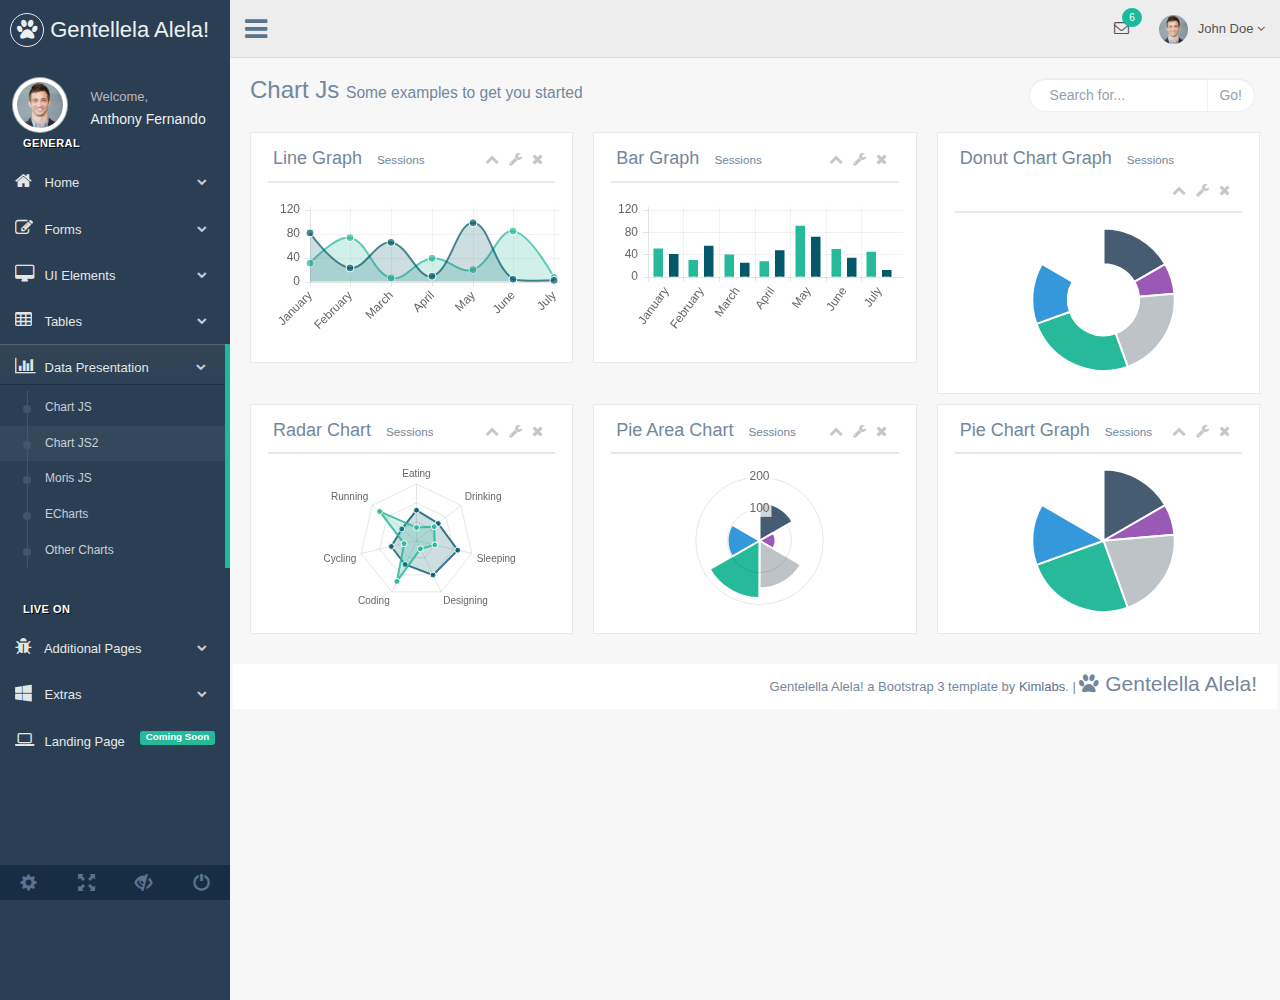
<file: chartjs2.html>
<!DOCTYPE html>
<html lang="en">

<head>
    <meta http-equiv="Content-Type" content="text/html; charset=UTF-8">
    <!-- Meta, title, CSS, favicons, etc. -->
    <meta charset="utf-8">
    <meta http-equiv="X-UA-Compatible" content="IE=edge">
    <meta name="viewport" content="width=device-width, initial-scale=1">

    <title>Gentellela Alela! | </title>

    <!-- Bootstrap core CSS -->

    <link href="css/bootstrap.min.css" rel="stylesheet">

    <link href="fonts/css/font-awesome.min.css" rel="stylesheet">
    <link href="css/animate.min.css" rel="stylesheet">

    <!-- Custom styling plus plugins -->
    <link href="css/custom.css" rel="stylesheet">
    <link href="css/icheck/flat/green.css" rel="stylesheet">


    <script src="js/jquery.min.js"></script>

    <!--[if lt IE 9]>
        <script src="../assets/js/ie8-responsive-file-warning.js"></script>
        <![endif]-->

    <!-- HTML5 shim and Respond.js for IE8 support of HTML5 elements and media queries -->
    <!--[if lt IE 9]>
          <script src="https://oss.maxcdn.com/html5shiv/3.7.2/html5shiv.min.js"></script>
          <script src="https://oss.maxcdn.com/respond/1.4.2/respond.min.js"></script>
        <![endif]-->

</head>


<body class="nav-md">

    <div class="container body">


        <div class="main_container">

            <div class="col-md-3 left_col">
                <div class="left_col scroll-view">

                    <div class="navbar nav_title" style="border: 0;">
                        <a href="index.html" class="site_title"><i class="fa fa-paw"></i> <span>Gentellela Alela!</span></a>
                    </div>
                    <div class="clearfix"></div>


                    <!-- menu prile quick info -->
                    <div class="profile">
                        <div class="profile_pic">
                            <img src="images/img.jpg" alt="..." class="img-circle profile_img">
                        </div>
                        <div class="profile_info">
                            <span>Welcome,</span>
                            <h2>Anthony Fernando</h2>
                        </div>
                    </div>
                    <!-- /menu prile quick info -->

                    <br />

                    <!-- sidebar menu -->
                    <div id="sidebar-menu" class="main_menu_side hidden-print main_menu">

                        <div class="menu_section">
                            <h3>General</h3>
                            <ul class="nav side-menu">
                                <li><a><i class="fa fa-home"></i> Home <span class="fa fa-chevron-down"></span></a>
                                    <ul class="nav child_menu" style="display: none">
                                        <li><a href="index.html">Dashboard</a>
                                        </li>
                                        <li><a href="index2.html">Dashboard2</a>
                                        </li>
                                        <li><a href="index3.html">Dashboard3</a>
                                        </li>
                                    </ul>
                                </li>
                                <li><a><i class="fa fa-edit"></i> Forms <span class="fa fa-chevron-down"></span></a>
                                    <ul class="nav child_menu" style="display: none">
                                        <li><a href="form.html">General Form</a>
                                        </li>
                                        <li><a href="form_advanced.html">Advanced Components</a>
                                        </li>
                                        <li><a href="form_validation.html">Form Validation</a>
                                        </li>
                                        <li><a href="form_wizards.html">Form Wizard</a>
                                        </li>
                                        <li><a href="form_upload.html">Form Upload</a>
                                        </li>
                                        <li><a href="form_buttons.html">Form Buttons</a>
                                        </li>
                                    </ul>
                                </li>
                                <li><a><i class="fa fa-desktop"></i> UI Elements <span class="fa fa-chevron-down"></span></a>
                                    <ul class="nav child_menu" style="display: none">
                                        <li><a href="general_elements.html">General Elements</a>
                                        </li>
                                        <li><a href="media_gallery.html">Media Gallery</a>
                                        </li>
                                        <li><a href="typography.html">Typography</a>
                                        </li>
                                        <li><a href="icons.html">Icons</a>
                                        </li>
                                        <li><a href="glyphicons.html">Glyphicons</a>
                                        </li>
                                        <li><a href="widgets.html">Widgets</a>
                                        </li>
                                        <li><a href="invoice.html">Invoice</a>
                                        </li>
                                        <li><a href="inbox.html">Inbox</a>
                                        </li>
                                        <li><a href="calender.html">Calender</a>
                                        </li>
                                    </ul>
                                </li>
                                <li><a><i class="fa fa-table"></i> Tables <span class="fa fa-chevron-down"></span></a>
                                    <ul class="nav child_menu" style="display: none">
                                        <li><a href="tables.html">Tables</a>
                                        </li>
                                        <li><a href="tables_dynamic.html">Table Dynamic</a>
                                        </li>
                                    </ul>
                                </li>
                                <li><a><i class="fa fa-bar-chart-o"></i> Data Presentation <span class="fa fa-chevron-down"></span></a>
                                    <ul class="nav child_menu" style="display: none">
                                        <li><a href="chartjs.html">Chart JS</a>
                                        </li>
                                        <li><a href="chartjs2.html">Chart JS2</a>
                                        </li>
                                        <li><a href="morisjs.html">Moris JS</a>
                                        </li>
                                        <li><a href="echarts.html">ECharts </a>
                                        </li>
                                        <li><a href="other_charts.html">Other Charts </a>
                                        </li>
                                    </ul>
                                </li>
                            </ul>
                        </div>
                        <div class="menu_section">
                            <h3>Live On</h3>
                            <ul class="nav side-menu">
                                <li><a><i class="fa fa-bug"></i> Additional Pages <span class="fa fa-chevron-down"></span></a>
                                    <ul class="nav child_menu" style="display: none">
                                        <li><a href="e_commerce.html">E-commerce</a>
                                        </li>
                                        <li><a href="projects.html">Projects</a>
                                        </li>
                                        <li><a href="project_detail.html">Project Detail</a>
                                        </li>
                                        <li><a href="contacts.html">Contacts</a>
                                        </li>
                                        <li><a href="profile.html">Profile</a>
                                        </li>
                                    </ul>
                                </li>
                                <li><a><i class="fa fa-windows"></i> Extras <span class="fa fa-chevron-down"></span></a>
                                    <ul class="nav child_menu" style="display: none">
                                        <li><a href="page_404.html">404 Error</a>
                                        </li>
                                        <li><a href="page_500.html">500 Error</a>
                                        </li>
                                        <li><a href="plain_page.html">Plain Page</a>
                                        </li>
                                        <li><a href="login.html">Login Page</a>
                                        </li>
                                        <li><a href="pricing_tables.html">Pricing Tables</a>
                                        </li>

                                    </ul>
                                </li>
                                <li><a><i class="fa fa-laptop"></i> Landing Page <span class="label label-success pull-right">Coming Soon</span></a>
                                </li>
                            </ul>
                        </div>

                    </div>
                    <!-- /sidebar menu -->

                    <!-- /menu footer buttons -->
                    <div class="sidebar-footer hidden-small">
                        <a data-toggle="tooltip" data-placement="top" title="Settings">
                            <span class="glyphicon glyphicon-cog" aria-hidden="true"></span>
                        </a>
                        <a data-toggle="tooltip" data-placement="top" title="FullScreen">
                            <span class="glyphicon glyphicon-fullscreen" aria-hidden="true"></span>
                        </a>
                        <a data-toggle="tooltip" data-placement="top" title="Lock">
                            <span class="glyphicon glyphicon-eye-close" aria-hidden="true"></span>
                        </a>
                        <a data-toggle="tooltip" data-placement="top" title="Logout">
                            <span class="glyphicon glyphicon-off" aria-hidden="true"></span>
                        </a>
                    </div>
                    <!-- /menu footer buttons -->
                </div>
            </div>

            <!-- top navigation -->
            <div class="top_nav">

                <div class="nav_menu">
                    <nav class="" role="navigation">
                        <div class="nav toggle">
                            <a id="menu_toggle"><i class="fa fa-bars"></i></a>
                        </div>

                        <ul class="nav navbar-nav navbar-right">
                            <li class="">
                                <a href="javascript:;" class="user-profile dropdown-toggle" data-toggle="dropdown" aria-expanded="false">
                                    <img src="images/img.jpg" alt="">John Doe
                                    <span class=" fa fa-angle-down"></span>
                                </a>
                                <ul class="dropdown-menu dropdown-usermenu animated fadeInDown pull-right">
                                    <li><a href="javascript:;">  Profile</a>
                                    </li>
                                    <li>
                                        <a href="javascript:;">
                                            <span class="badge bg-red pull-right">50%</span>
                                            <span>Settings</span>
                                        </a>
                                    </li>
                                    <li>
                                        <a href="javascript:;">Help</a>
                                    </li>
                                    <li><a href="login.html"><i class="fa fa-sign-out pull-right"></i> Log Out</a>
                                    </li>
                                </ul>
                            </li>

                            <li role="presentation" class="dropdown">
                                <a href="javascript:;" class="dropdown-toggle info-number" data-toggle="dropdown" aria-expanded="false">
                                    <i class="fa fa-envelope-o"></i>
                                    <span class="badge bg-green">6</span>
                                </a>
                                <ul id="menu1" class="dropdown-menu list-unstyled msg_list animated fadeInDown" role="menu">
                                    <li>
                                        <a>
                                            <span class="image">
                                        <img src="images/img.jpg" alt="Profile Image" />
                                    </span>
                                            <span>
                                        <span>John Smith</span>
                                            <span class="time">3 mins ago</span>
                                            </span>
                                            <span class="message">
                                        Film festivals used to be do-or-die moments for movie makers. They were where... 
                                    </span>
                                        </a>
                                    </li>
                                    <li>
                                        <a>
                                            <span class="image">
                                        <img src="images/img.jpg" alt="Profile Image" />
                                    </span>
                                            <span>
                                        <span>John Smith</span>
                                            <span class="time">3 mins ago</span>
                                            </span>
                                            <span class="message">
                                        Film festivals used to be do-or-die moments for movie makers. They were where... 
                                    </span>
                                        </a>
                                    </li>
                                    <li>
                                        <a>
                                            <span class="image">
                                        <img src="images/img.jpg" alt="Profile Image" />
                                    </span>
                                            <span>
                                        <span>John Smith</span>
                                            <span class="time">3 mins ago</span>
                                            </span>
                                            <span class="message">
                                        Film festivals used to be do-or-die moments for movie makers. They were where... 
                                    </span>
                                        </a>
                                    </li>
                                    <li>
                                        <a>
                                            <span class="image">
                                        <img src="images/img.jpg" alt="Profile Image" />
                                    </span>
                                            <span>
                                        <span>John Smith</span>
                                            <span class="time">3 mins ago</span>
                                            </span>
                                            <span class="message">
                                        Film festivals used to be do-or-die moments for movie makers. They were where... 
                                    </span>
                                        </a>
                                    </li>
                                    <li>
                                        <div class="text-center">
                                            <a>
                                                <strong>See All Alerts</strong>
                                                <i class="fa fa-angle-right"></i>
                                            </a>
                                        </div>
                                    </li>
                                </ul>
                            </li>

                        </ul>
                    </nav>
                </div>

            </div>
            <!-- /top navigation -->

            <!-- page content -->
            <div class="right_col" role="main">
                <div class="">
                    <div class="page-title">
                        <div class="title_left">
                            <h3>
                    Chart Js
                    <small>
                        Some examples to get you started
                    </small>
                </h3>
                        </div>

                        <div class="title_right">
                            <div class="col-md-5 col-sm-5 col-xs-12 form-group pull-right top_search">
                                <div class="input-group">
                                    <input type="text" class="form-control" placeholder="Search for...">
                                    <span class="input-group-btn">
                            <button class="btn btn-default" type="button">Go!</button>
                        </span>
                                </div>
                            </div>
                        </div>
                    </div>
                    <div class="clearfix"></div>

                    <div class="row">


                        <div class="col-md-4 col-sm-6 col-xs-12">
                            <div class="x_panel">
                                <div class="x_title">
                                    <h2>Line Graph <small>Sessions</small></h2>
                                    <ul class="nav navbar-right panel_toolbox">
                                        <li><a class="collapse-link"><i class="fa fa-chevron-up"></i></a>
                                        </li>
                                        <li class="dropdown">
                                            <a href="#" class="dropdown-toggle" data-toggle="dropdown" role="button" aria-expanded="false"><i class="fa fa-wrench"></i></a>
                                            <ul class="dropdown-menu" role="menu">
                                                <li><a href="#">Settings 1</a>
                                                </li>
                                                <li><a href="#">Settings 2</a>
                                                </li>
                                            </ul>
                                        </li>
                                        <li><a class="close-link"><i class="fa fa-close"></i></a>
                                        </li>
                                    </ul>
                                    <div class="clearfix"></div>
                                </div>
                                <div class="x_content">
                                    <canvas id="canvas000"></canvas>
                                </div>
                            </div>
                        </div>

                        <div class="col-md-4 col-sm-6 col-xs-12">
                            <div class="x_panel">
                                <div class="x_title">
                                    <h2>Bar Graph <small>Sessions</small></h2>
                                    <ul class="nav navbar-right panel_toolbox">
                                        <li><a class="collapse-link"><i class="fa fa-chevron-up"></i></a>
                                        </li>
                                        <li class="dropdown">
                                            <a href="#" class="dropdown-toggle" data-toggle="dropdown" role="button" aria-expanded="false"><i class="fa fa-wrench"></i></a>
                                            <ul class="dropdown-menu" role="menu">
                                                <li><a href="#">Settings 1</a>
                                                </li>
                                                <li><a href="#">Settings 2</a>
                                                </li>
                                            </ul>
                                        </li>
                                        <li><a class="close-link"><i class="fa fa-close"></i></a>
                                        </li>
                                    </ul>
                                    <div class="clearfix"></div>
                                </div>
                                <div class="x_content">
                                    <canvas id="canvas_bar"></canvas>
                                </div>
                            </div>
                        </div>

                        <div class="col-md-4 col-sm-6 col-xs-12">
                            <div class="x_panel">
                                <div class="x_title">
                                    <h2>Donut Chart Graph <small>Sessions</small></h2>
                                    <ul class="nav navbar-right panel_toolbox">
                                        <li><a class="collapse-link"><i class="fa fa-chevron-up"></i></a>
                                        </li>
                                        <li class="dropdown">
                                            <a href="#" class="dropdown-toggle" data-toggle="dropdown" role="button" aria-expanded="false"><i class="fa fa-wrench"></i></a>
                                            <ul class="dropdown-menu" role="menu">
                                                <li><a href="#">Settings 1</a>
                                                </li>
                                                <li><a href="#">Settings 2</a>
                                                </li>
                                            </ul>
                                        </li>
                                        <li><a class="close-link"><i class="fa fa-close"></i></a>
                                        </li>
                                    </ul>
                                    <div class="clearfix"></div>
                                </div>
                                <div class="x_content">
                                    <canvas id="canvas_doughnut"></canvas>
                                </div>
                            </div>
                        </div>

                        <div class="col-md-4 col-sm-6 col-xs-12">
                            <div class="x_panel">
                                <div class="x_title">
                                    <h2>Radar Chart <small>Sessions</small></h2>
                                    <ul class="nav navbar-right panel_toolbox">
                                        <li><a class="collapse-link"><i class="fa fa-chevron-up"></i></a>
                                        </li>
                                        <li class="dropdown">
                                            <a href="#" class="dropdown-toggle" data-toggle="dropdown" role="button" aria-expanded="false"><i class="fa fa-wrench"></i></a>
                                            <ul class="dropdown-menu" role="menu">
                                                <li><a href="#">Settings 1</a>
                                                </li>
                                                <li><a href="#">Settings 2</a>
                                                </li>
                                            </ul>
                                        </li>
                                        <li><a class="close-link"><i class="fa fa-close"></i></a>
                                        </li>
                                    </ul>
                                    <div class="clearfix"></div>
                                </div>
                                <div class="x_content">
                                    <canvas id="canvas_radar"></canvas>
                                </div>
                            </div>
                        </div>

                        <div class="col-md-4 col-sm-6 col-xs-12">
                            <div class="x_panel">
                                <div class="x_title">
                                    <h2>Pie Area Chart <small>Sessions</small></h2>
                                    <ul class="nav navbar-right panel_toolbox">
                                        <li><a class="collapse-link"><i class="fa fa-chevron-up"></i></a>
                                        </li>
                                        <li class="dropdown">
                                            <a href="#" class="dropdown-toggle" data-toggle="dropdown" role="button" aria-expanded="false"><i class="fa fa-wrench"></i></a>
                                            <ul class="dropdown-menu" role="menu">
                                                <li><a href="#">Settings 1</a>
                                                </li>
                                                <li><a href="#">Settings 2</a>
                                                </li>
                                            </ul>
                                        </li>
                                        <li><a class="close-link"><i class="fa fa-close"></i></a>
                                        </li>
                                    </ul>
                                    <div class="clearfix"></div>
                                </div>
                                <div class="x_content">
                                    <canvas id="canvas_area"></canvas>
                                </div>
                            </div>
                        </div>

                        <div class="col-md-4 col-sm-6 col-xs-12">
                            <div class="x_panel">
                                <div class="x_title">
                                    <h2>Pie Chart Graph <small>Sessions</small></h2>
                                    <ul class="nav navbar-right panel_toolbox">
                                        <li><a class="collapse-link"><i class="fa fa-chevron-up"></i></a>
                                        </li>
                                        <li class="dropdown">
                                            <a href="#" class="dropdown-toggle" data-toggle="dropdown" role="button" aria-expanded="false"><i class="fa fa-wrench"></i></a>
                                            <ul class="dropdown-menu" role="menu">
                                                <li><a href="#">Settings 1</a>
                                                </li>
                                                <li><a href="#">Settings 2</a>
                                                </li>
                                            </ul>
                                        </li>
                                        <li><a class="close-link"><i class="fa fa-close"></i></a>
                                        </li>
                                    </ul>
                                    <div class="clearfix"></div>
                                </div>
                                <div class="x_content">
                                    <canvas id="canvas_pie"></canvas>
                                </div>
                            </div>
                        </div>

                    </div>
                    <div class="clearfix"></div><br />
                </div>

                <!-- footer content -->
                <footer>
                    <div class="">
                        <p class="pull-right">Gentelella Alela! a Bootstrap 3 template by <a>Kimlabs</a>. |
                            <span class="lead"> <i class="fa fa-paw"></i> Gentelella Alela!</span>
                        </p>
                    </div>
                    <div class="clearfix"></div>
                </footer>
                <!-- /footer content -->

            </div>
            <!-- /page content -->
        </div>

    </div>

    <div id="custom_notifications" class="custom-notifications dsp_none">
        <ul class="list-unstyled notifications clearfix" data-tabbed_notifications="notif-group">
        </ul>
        <div class="clearfix"></div>
        <div id="notif-group" class="tabbed_notifications"></div>
    </div>

    <script src="js/bootstrap.min.js"></script>

    <script src="js/nprogress.js"></script>
    <!-- chart js -->
    <script src="js/chartjs/chart.min.js"></script>
    <!-- bootstrap progress js -->
    <script src="js/progressbar/bootstrap-progressbar.min.js"></script>
    <script src="js/nicescroll/jquery.nicescroll.min.js"></script>
    <!-- icheck -->
    <script src="js/icheck/icheck.min.js"></script>

    <script src="js/custom.js"></script>

    <script>
        var randomScalingFactor = function () {
            return Math.round(Math.random() * 100)
        };



        var barChartData = {
            labels: ["January", "February", "March", "April", "May", "June", "July"],
            datasets: [
                {
                    fillColor: "#26B99A", //rgba(220,220,220,0.5)
                    strokeColor: "#26B99A", //rgba(220,220,220,0.8)
                    highlightFill: "#36CAAB", //rgba(220,220,220,0.75)
                    highlightStroke: "#36CAAB", //rgba(220,220,220,1)
                    data: [51, 30, 40, 28, 92, 50, 45]
            },
                {
                    fillColor: "#03586A", //rgba(151,187,205,0.5)
                    strokeColor: "#03586A", //rgba(151,187,205,0.8)
                    highlightFill: "#066477", //rgba(151,187,205,0.75)
                    highlightStroke: "#066477", //rgba(151,187,205,1)
                    data: [41, 56, 25, 48, 72, 34, 12]
            }
        ],
        }

        $(document).ready(function () {
            new Chart($("#canvas_bar").get(0).getContext("2d")).Bar(barChartData, {
                tooltipFillColor: "rgba(51, 51, 51, 0.55)",
                responsive: true,
                barDatasetSpacing: 6,
                barValueSpacing: 5
            });
        });


        var lineChartData = {
            labels: ["January", "February", "March", "April", "May", "June", "July"],
            datasets: [
                {
                    label: "My First dataset",
                    fillColor: "rgba(38, 185, 154, 0.21)", //rgba(220,220,220,0.2)
                    strokeColor: "rgba(38, 185, 154, 0.7)", //rgba(220,220,220,1)
                    pointColor: "rgba(38, 185, 154, 0.7)", //rgba(220,220,220,1)
                    pointStrokeColor: "#fff",
                    pointHighlightFill: "#fff",
                    pointHighlightStroke: "rgba(220,220,220,1)",
                    data: [31, 74, 6, 39, 20, 85, 7]
            },
                {
                    label: "My Second dataset",
                    fillColor: "rgba(3, 88, 106, 0.2)", //rgba(151,187,205,0.2)
                    strokeColor: "rgba(3, 88, 106, 0.70)", //rgba(151,187,205,1)
                    pointColor: "rgba(3, 88, 106, 0.70)", //rgba(151,187,205,1)
                    pointStrokeColor: "#fff",
                    pointHighlightFill: "#fff",
                    pointHighlightStroke: "rgba(151,187,205,1)",
                    data: [82, 23, 66, 9, 99, 4, 2]
            }
        ]

        }

        $(document).ready(function () {
            new Chart(document.getElementById("canvas000").getContext("2d")).Line(lineChartData, {
                responsive: true,
                tooltipFillColor: "rgba(51, 51, 51, 0.55)"
            });
        });

        var sharePiePolorDoughnutData = [
            {
                value: 120,
                color: "#455C73",
                highlight: "#34495E",
                label: "Dark Grey"
        },
            {
                value: 50,
                color: "#9B59B6",
                highlight: "#B370CF",
                label: "Purple Color"
        },
            {
                value: 150,
                color: "#BDC3C7",
                highlight: "#CFD4D8",
                label: "Gray Color"
        },
            {
                value: 180,
                color: "#26B99A",
                highlight: "#36CAAB",
                label: "Green Color"
        },
            {
                value: 100,
                color: "#3498DB",
                highlight: "#49A9EA",
                label: "Blue Color"
        }

    ];

        $(document).ready(function () {
            window.myPie = new Chart(document.getElementById("canvas_pie").getContext("2d")).Pie(sharePiePolorDoughnutData, {
                responsive: true,
                tooltipFillColor: "rgba(51, 51, 51, 0.55)"
            });
        });

        var radarChartData = {
            labels: ["Eating", "Drinking", "Sleeping", "Designing", "Coding", "Cycling", "Running"],
            datasets: [
                {
                    label: "My First dataset",
                    fillColor: "rgba(3, 88, 106, 0.2)",
                    strokeColor: "rgba(3, 88, 106, 0.80)",
                    pointColor: "rgba(3, 88, 106, 0.80)",
                    pointStrokeColor: "#fff",
                    pointHighlightFill: "#fff",
                    pointHighlightStroke: "rgba(220,220,220,1)",
                    data: [65, 59, 90, 81, 56, 55, 40]
            },
                {
                    label: "My Second dataset",
                    fillColor: "rgba(38, 185, 154, 0.2)",
                    strokeColor: "rgba(38, 185, 154, 0.85)",
                    pointColor: "rgba(38, 185, 154, 0.85)",
                    pointStrokeColor: "#fff",
                    pointHighlightFill: "#fff",
                    pointHighlightStroke: "rgba(151,187,205,1)",
                    data: [28, 48, 40, 19, 96, 27, 100]
            }
        ]
        };

        $(document).ready(function () {
            window.myRadar = new Chart(document.getElementById("canvas_radar").getContext("2d")).Radar(radarChartData, {
                responsive: true,
                tooltipFillColor: "rgba(51, 51, 51, 0.55)"
            });
        });

        var polarData = [
            {
                value: 300,
                color: "#F7464A",
                highlight: "#FF5A5E",
                label: "Red"
        },
            {
                value: 50,
                color: "#46BFBD",
                highlight: "#5AD3D1",
                label: "Green"
        },
            {
                value: 100,
                color: "#FDB45C",
                highlight: "#FFC870",
                label: "Yellow"
        },
            {
                value: 40,
                color: "#949FB1",
                highlight: "#A8B3C5",
                label: "Grey"
        },
            {
                value: 120,
                color: "#4D5360",
                highlight: "#616774",
                label: "Dark Grey"
        }

    ];

        $(document).ready(function () {
            window.myPolarArea = new Chart(document.getElementById("canvas_area").getContext("2d")).PolarArea(sharePiePolorDoughnutData, {
                responsive: true,
                tooltipFillColor: "rgba(51, 51, 51, 0.55)"
            });
        });


        $(document).ready(function () {
            window.myDoughnut = new Chart(document.getElementById("canvas_doughnut").getContext("2d")).Doughnut(sharePiePolorDoughnutData, {
                responsive: true,
                tooltipFillColor: "rgba(51, 51, 51, 0.55)"
            });
        });
    </script>
</body>

</html>
</file>
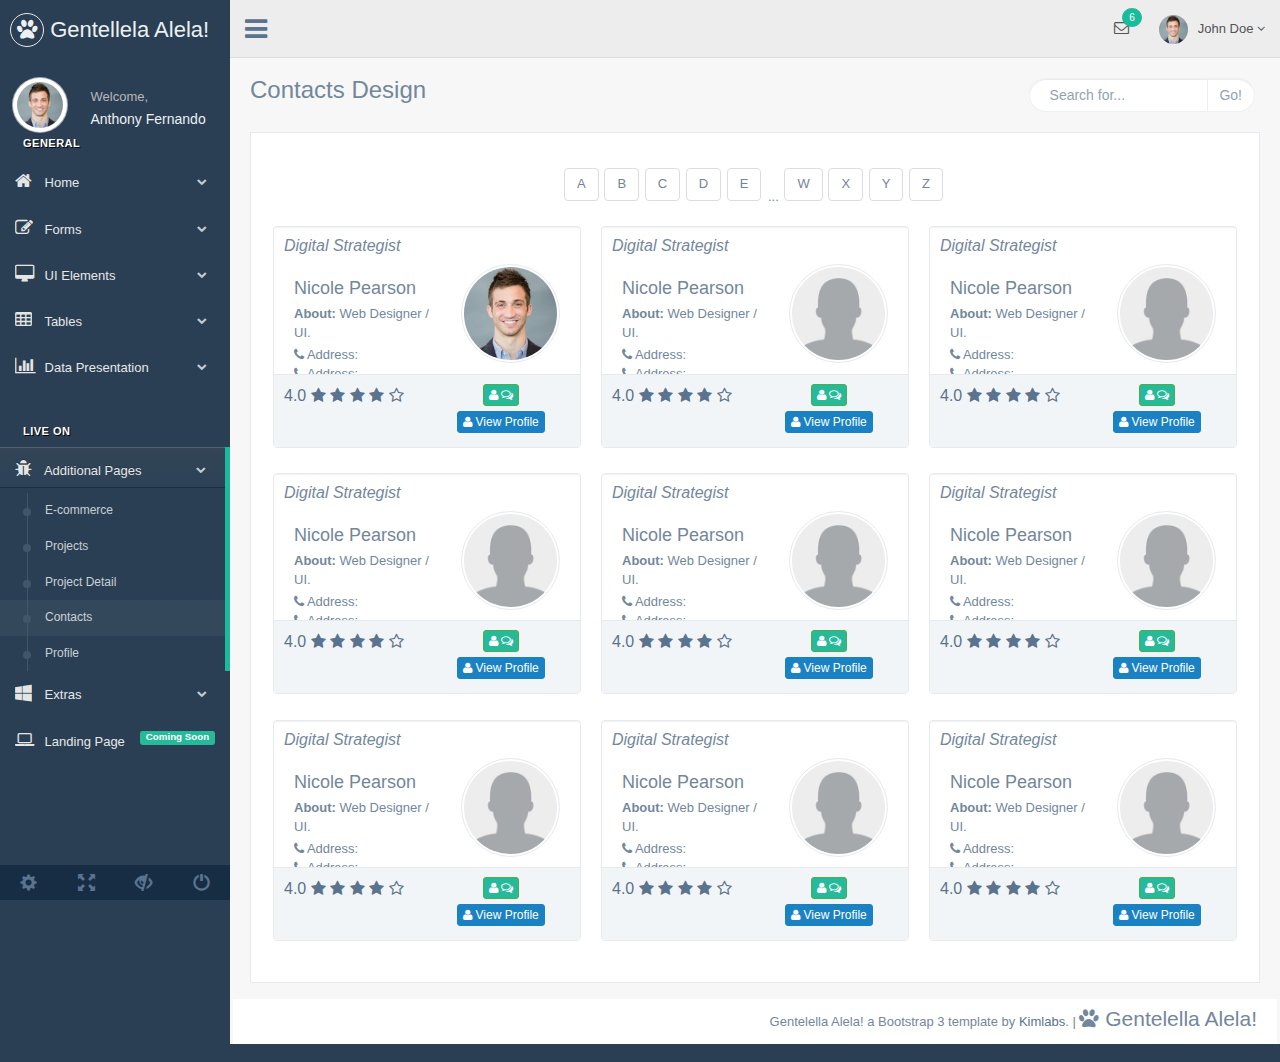
<file: contacts.html>
<!DOCTYPE html>
<html lang="en">

<head>
    <meta http-equiv="Content-Type" content="text/html; charset=UTF-8">
    <!-- Meta, title, CSS, favicons, etc. -->
    <meta charset="utf-8">
    <meta http-equiv="X-UA-Compatible" content="IE=edge">
    <meta name="viewport" content="width=device-width, initial-scale=1">

    <title>Gentallela Alela! | </title>

    <!-- Bootstrap core CSS -->

    <link href="css/bootstrap.min.css" rel="stylesheet">

    <link href="fonts/css/font-awesome.min.css" rel="stylesheet">
    <link href="css/animate.min.css" rel="stylesheet">

    <!-- Custom styling plus plugins -->
    <link href="css/custom.css" rel="stylesheet">
    <link href="css/icheck/flat/green.css" rel="stylesheet">


    <script src="js/jquery.min.js"></script>

    <!--[if lt IE 9]>
        <script src="../assets/js/ie8-responsive-file-warning.js"></script>
        <![endif]-->

    <!-- HTML5 shim and Respond.js for IE8 support of HTML5 elements and media queries -->
    <!--[if lt IE 9]>
          <script src="https://oss.maxcdn.com/html5shiv/3.7.2/html5shiv.min.js"></script>
          <script src="https://oss.maxcdn.com/respond/1.4.2/respond.min.js"></script>
        <![endif]-->

</head>


<body class="nav-md">

    <div class="container body">


        <div class="main_container">

            <div class="col-md-3 left_col">
                <div class="left_col scroll-view">

                    <div class="navbar nav_title" style="border: 0;">
                        <a href="index.html" class="site_title"><i class="fa fa-paw"></i> <span>Gentellela Alela!</span></a>
                    </div>
                    <div class="clearfix"></div>


                    <!-- menu prile quick info -->
                    <div class="profile">
                        <div class="profile_pic">
                            <img src="images/img.jpg" alt="..." class="img-circle profile_img">
                        </div>
                        <div class="profile_info">
                            <span>Welcome,</span>
                            <h2>Anthony Fernando</h2>
                        </div>
                    </div>
                    <!-- /menu prile quick info -->

                    <br />

                    <!-- sidebar menu -->
                    <div id="sidebar-menu" class="main_menu_side hidden-print main_menu">

                        <div class="menu_section">
                            <h3>General</h3>
                            <ul class="nav side-menu">
                                <li><a><i class="fa fa-home"></i> Home <span class="fa fa-chevron-down"></span></a>
                                    <ul class="nav child_menu" style="display: none">
                                        <li><a href="index.html">Dashboard</a>
                                        </li>
                                        <li><a href="index2.html">Dashboard2</a>
                                        </li>
                                        <li><a href="index3.html">Dashboard3</a>
                                        </li>
                                    </ul>
                                </li>
                                <li><a><i class="fa fa-edit"></i> Forms <span class="fa fa-chevron-down"></span></a>
                                    <ul class="nav child_menu" style="display: none">
                                        <li><a href="form.html">General Form</a>
                                        </li>
                                        <li><a href="form_advanced.html">Advanced Components</a>
                                        </li>
                                        <li><a href="form_validation.html">Form Validation</a>
                                        </li>
                                        <li><a href="form_wizards.html">Form Wizard</a>
                                        </li>
                                        <li><a href="form_upload.html">Form Upload</a>
                                        </li>
                                        <li><a href="form_buttons.html">Form Buttons</a>
                                        </li>
                                    </ul>
                                </li>
                                <li><a><i class="fa fa-desktop"></i> UI Elements <span class="fa fa-chevron-down"></span></a>
                                    <ul class="nav child_menu" style="display: none">
                                        <li><a href="general_elements.html">General Elements</a>
                                        </li>
                                        <li><a href="media_gallery.html">Media Gallery</a>
                                        </li>
                                        <li><a href="typography.html">Typography</a>
                                        </li>
                                        <li><a href="icons.html">Icons</a>
                                        </li>
                                        <li><a href="glyphicons.html">Glyphicons</a>
                                        </li>
                                        <li><a href="widgets.html">Widgets</a>
                                        </li>
                                        <li><a href="invoice.html">Invoice</a>
                                        </li>
                                        <li><a href="inbox.html">Inbox</a>
                                        </li>
                                        <li><a href="calender.html">Calender</a>
                                        </li>
                                    </ul>
                                </li>
                                <li><a><i class="fa fa-table"></i> Tables <span class="fa fa-chevron-down"></span></a>
                                    <ul class="nav child_menu" style="display: none">
                                        <li><a href="tables.html">Tables</a>
                                        </li>
                                        <li><a href="tables_dynamic.html">Table Dynamic</a>
                                        </li>
                                    </ul>
                                </li>
                                <li><a><i class="fa fa-bar-chart-o"></i> Data Presentation <span class="fa fa-chevron-down"></span></a>
                                    <ul class="nav child_menu" style="display: none">
                                        <li><a href="chartjs.html">Chart JS</a>
                                        </li>
                                        <li><a href="chartjs2.html">Chart JS2</a>
                                        </li>
                                        <li><a href="morisjs.html">Moris JS</a>
                                        </li>
                                        <li><a href="echarts.html">ECharts </a>
                                        </li>
                                        <li><a href="other_charts.html">Other Charts </a>
                                        </li>
                                    </ul>
                                </li>
                            </ul>
                        </div>
                        <div class="menu_section">
                            <h3>Live On</h3>
                            <ul class="nav side-menu">
                                <li><a><i class="fa fa-bug"></i> Additional Pages <span class="fa fa-chevron-down"></span></a>
                                    <ul class="nav child_menu" style="display: none">
                                        <li><a href="e_commerce.html">E-commerce</a>
                                        </li>
                                        <li><a href="projects.html">Projects</a>
                                        </li>
                                        <li><a href="project_detail.html">Project Detail</a>
                                        </li>
                                        <li><a href="contacts.html">Contacts</a>
                                        </li>
                                        <li><a href="profile.html">Profile</a>
                                        </li>
                                    </ul>
                                </li>
                                <li><a><i class="fa fa-windows"></i> Extras <span class="fa fa-chevron-down"></span></a>
                                    <ul class="nav child_menu" style="display: none">
                                        <li><a href="page_404.html">404 Error</a>
                                        </li>
                                        <li><a href="page_500.html">500 Error</a>
                                        </li>
                                        <li><a href="plain_page.html">Plain Page</a>
                                        </li>
                                        <li><a href="login.html">Login Page</a>
                                        </li>
                                        <li><a href="pricing_tables.html">Pricing Tables</a>
                                        </li>

                                    </ul>
                                </li>
                                <li><a><i class="fa fa-laptop"></i> Landing Page <span class="label label-success pull-right">Coming Soon</span></a>
                                </li>
                            </ul>
                        </div>

                    </div>
                    <!-- /sidebar menu -->

                    <!-- /menu footer buttons -->
                    <div class="sidebar-footer hidden-small">
                        <a data-toggle="tooltip" data-placement="top" title="Settings">
                            <span class="glyphicon glyphicon-cog" aria-hidden="true"></span>
                        </a>
                        <a data-toggle="tooltip" data-placement="top" title="FullScreen">
                            <span class="glyphicon glyphicon-fullscreen" aria-hidden="true"></span>
                        </a>
                        <a data-toggle="tooltip" data-placement="top" title="Lock">
                            <span class="glyphicon glyphicon-eye-close" aria-hidden="true"></span>
                        </a>
                        <a data-toggle="tooltip" data-placement="top" title="Logout">
                            <span class="glyphicon glyphicon-off" aria-hidden="true"></span>
                        </a>
                    </div>
                    <!-- /menu footer buttons -->
                </div>
            </div>

            <!-- top navigation -->
            <div class="top_nav">

                <div class="nav_menu">
                    <nav class="" role="navigation">
                        <div class="nav toggle">
                            <a id="menu_toggle"><i class="fa fa-bars"></i></a>
                        </div>

                        <ul class="nav navbar-nav navbar-right">
                            <li class="">
                                <a href="javascript:;" class="user-profile dropdown-toggle" data-toggle="dropdown" aria-expanded="false">
                                    <img src="images/img.jpg" alt="">John Doe
                                    <span class=" fa fa-angle-down"></span>
                                </a>
                                <ul class="dropdown-menu dropdown-usermenu animated fadeInDown pull-right">
                                    <li><a href="javascript:;">  Profile</a>
                                    </li>
                                    <li>
                                        <a href="javascript:;">
                                            <span class="badge bg-red pull-right">50%</span>
                                            <span>Settings</span>
                                        </a>
                                    </li>
                                    <li>
                                        <a href="javascript:;">Help</a>
                                    </li>
                                    <li><a href="login.html"><i class="fa fa-sign-out pull-right"></i> Log Out</a>
                                    </li>
                                </ul>
                            </li>

                            <li role="presentation" class="dropdown">
                                <a href="javascript:;" class="dropdown-toggle info-number" data-toggle="dropdown" aria-expanded="false">
                                    <i class="fa fa-envelope-o"></i>
                                    <span class="badge bg-green">6</span>
                                </a>
                                <ul id="menu1" class="dropdown-menu list-unstyled msg_list animated fadeInDown" role="menu">
                                    <li>
                                        <a>
                                            <span class="image">
                                        <img src="images/img.jpg" alt="Profile Image" />
                                    </span>
                                            <span>
                                        <span>John Smith</span>
                                            <span class="time">3 mins ago</span>
                                            </span>
                                            <span class="message">
                                        Film festivals used to be do-or-die moments for movie makers. They were where... 
                                    </span>
                                        </a>
                                    </li>
                                    <li>
                                        <a>
                                            <span class="image">
                                        <img src="images/img.jpg" alt="Profile Image" />
                                    </span>
                                            <span>
                                        <span>John Smith</span>
                                            <span class="time">3 mins ago</span>
                                            </span>
                                            <span class="message">
                                        Film festivals used to be do-or-die moments for movie makers. They were where... 
                                    </span>
                                        </a>
                                    </li>
                                    <li>
                                        <a>
                                            <span class="image">
                                        <img src="images/img.jpg" alt="Profile Image" />
                                    </span>
                                            <span>
                                        <span>John Smith</span>
                                            <span class="time">3 mins ago</span>
                                            </span>
                                            <span class="message">
                                        Film festivals used to be do-or-die moments for movie makers. They were where... 
                                    </span>
                                        </a>
                                    </li>
                                    <li>
                                        <a>
                                            <span class="image">
                                        <img src="images/img.jpg" alt="Profile Image" />
                                    </span>
                                            <span>
                                        <span>John Smith</span>
                                            <span class="time">3 mins ago</span>
                                            </span>
                                            <span class="message">
                                        Film festivals used to be do-or-die moments for movie makers. They were where... 
                                    </span>
                                        </a>
                                    </li>
                                    <li>
                                        <div class="text-center">
                                            <a>
                                                <strong>See All Alerts</strong>
                                                <i class="fa fa-angle-right"></i>
                                            </a>
                                        </div>
                                    </li>
                                </ul>
                            </li>

                        </ul>
                    </nav>
                </div>

            </div>
            <!-- /top navigation -->

            <!-- page content -->
            <div class="right_col" role="main">

                <div class="">
                    <div class="page-title">
                        <div class="title_left">
                            <h3>Contacts Design</h3>
                        </div>

                        <div class="title_right">
                            <div class="col-md-5 col-sm-5 col-xs-12 form-group pull-right top_search">
                                <div class="input-group">
                                    <input type="text" class="form-control" placeholder="Search for...">
                                    <span class="input-group-btn">
                            <button class="btn btn-default" type="button">Go!</button>
                        </span>
                                </div>
                            </div>
                        </div>
                    </div>
                    <div class="clearfix"></div>

                    <div class="row">
                        <div class="col-md-12">
                            <div class="x_panel">
                                <div class="x_content">

                                    <div class="row">

                                        <div class="col-md-12 col-sm-12 col-xs-12" style="text-align:center;">
                                            <ul class="pagination pagination-split">
                                                <li><a href="#">A</a>
                                                </li>
                                                <li><a href="#">B</a>
                                                </li>
                                                <li><a href="#">C</a>
                                                </li>
                                                <li><a href="#">D</a>
                                                </li>
                                                <li><a href="#">E</a>
                                                </li>
                                                <li>...</li>
                                                <li><a href="#">W</a>
                                                </li>
                                                <li><a href="#">X</a>
                                                </li>
                                                <li><a href="#">Y</a>
                                                </li>
                                                <li><a href="#">Z</a>
                                                </li>
                                            </ul>
                                        </div>
                                        <div class="clearfix"></div>


                                        <div class="col-md-4 col-sm-4 col-xs-12 animated fadeInDown">
                                            <div class="well profile_view">
                                                <div class="col-sm-12">
                                                    <h4 class="brief"><i>Digital Strategist</i></h4>
                                                    <div class="left col-xs-7">
                                                        <h2>Nicole Pearson</h2>
                                                        <p><strong>About: </strong> Web Designer / UI. </p>
                                                        <ul class="list-unstyled">
                                                            <li><i class="fa fa-phone"></i> Address: </li>
                                                            <li><i class="fa fa-phone"></i> Address: </li>

                                                        </ul>
                                                    </div>
                                                    <div class="right col-xs-5 text-center">
                                                        <img src="images/img.jpg" alt="" class="img-circle img-responsive">
                                                    </div>
                                                </div>
                                                <div class="col-xs-12 bottom text-center">
                                                    <div class="col-xs-12 col-sm-6 emphasis">
                                                        <p class="ratings">
                                                            <a>4.0</a>
                                                            <a href="#"><span class="fa fa-star"></span></a>
                                                            <a href="#"><span class="fa fa-star"></span></a>
                                                            <a href="#"><span class="fa fa-star"></span></a>
                                                            <a href="#"><span class="fa fa-star"></span></a>
                                                            <a href="#"><span class="fa fa-star-o"></span></a>
                                                        </p>
                                                    </div>
                                                    <div class="col-xs-12 col-sm-6 emphasis">
                                                        <button type="button" class="btn btn-success btn-xs"> <i class="fa fa-user">
                                                            </i> <i class="fa fa-comments-o"></i> </button>
                                                        <button type="button" class="btn btn-primary btn-xs"> <i class="fa fa-user">
                                                            </i> View Profile </button>
                                                    </div>
                                                </div>
                                            </div>
                                        </div>

                                        <div class="col-md-4 col-sm-4 col-xs-12 animated fadeInDown">
                                            <div class="well profile_view">
                                                <div class="col-sm-12">
                                                    <h4 class="brief"><i>Digital Strategist</i></h4>
                                                    <div class="left col-xs-7">
                                                        <h2>Nicole Pearson</h2>
                                                        <p><strong>About: </strong> Web Designer / UI. </p>
                                                        <ul class="list-unstyled">
                                                            <li><i class="fa fa-phone"></i> Address: </li>
                                                            <li><i class="fa fa-phone"></i> Address: </li>

                                                        </ul>
                                                    </div>
                                                    <div class="right col-xs-5 text-center">
                                                        <img src="images/user.png" alt="" class="img-circle img-responsive">
                                                    </div>
                                                </div>
                                                <div class="col-xs-12 bottom text-center">
                                                    <div class="col-xs-12 col-sm-6 emphasis">
                                                        <p class="ratings">
                                                            <a>4.0</a>
                                                            <a href="#"><span class="fa fa-star"></span></a>
                                                            <a href="#"><span class="fa fa-star"></span></a>
                                                            <a href="#"><span class="fa fa-star"></span></a>
                                                            <a href="#"><span class="fa fa-star"></span></a>
                                                            <a href="#"><span class="fa fa-star-o"></span></a>
                                                        </p>
                                                    </div>
                                                    <div class="col-xs-12 col-sm-6 emphasis">
                                                        <button type="button" class="btn btn-success btn-xs"> <i class="fa fa-user">
                                                            </i> <i class="fa fa-comments-o"></i> </button>
                                                        <button type="button" class="btn btn-primary btn-xs"> <i class="fa fa-user">
                                                            </i> View Profile </button>
                                                    </div>
                                                </div>
                                            </div>
                                        </div>

                                        <div class="col-md-4 col-sm-4 col-xs-12 animated fadeInDown">
                                            <div class="well profile_view">
                                                <div class="col-sm-12">
                                                    <h4 class="brief"><i>Digital Strategist</i></h4>
                                                    <div class="left col-xs-7">
                                                        <h2>Nicole Pearson</h2>
                                                        <p><strong>About: </strong> Web Designer / UI. </p>
                                                        <ul class="list-unstyled">
                                                            <li><i class="fa fa-phone"></i> Address: </li>
                                                            <li><i class="fa fa-phone"></i> Address: </li>

                                                        </ul>
                                                    </div>
                                                    <div class="right col-xs-5 text-center">
                                                        <img src="images/user.png" alt="" class="img-circle img-responsive">
                                                    </div>
                                                </div>
                                                <div class="col-xs-12 bottom text-center">
                                                    <div class="col-xs-12 col-sm-6 emphasis">
                                                        <p class="ratings">
                                                            <a>4.0</a>
                                                            <a href="#"><span class="fa fa-star"></span></a>
                                                            <a href="#"><span class="fa fa-star"></span></a>
                                                            <a href="#"><span class="fa fa-star"></span></a>
                                                            <a href="#"><span class="fa fa-star"></span></a>
                                                            <a href="#"><span class="fa fa-star-o"></span></a>
                                                        </p>
                                                    </div>
                                                    <div class="col-xs-12 col-sm-6 emphasis">
                                                        <button type="button" class="btn btn-success btn-xs"> <i class="fa fa-user">
                                                            </i> <i class="fa fa-comments-o"></i> </button>
                                                        <button type="button" class="btn btn-primary btn-xs"> <i class="fa fa-user">
                                                            </i> View Profile </button>
                                                    </div>
                                                </div>
                                            </div>
                                        </div>

                                        <div class="col-md-4 col-sm-4 col-xs-12 animated fadeInDown">
                                            <div class="well profile_view">
                                                <div class="col-sm-12">
                                                    <h4 class="brief"><i>Digital Strategist</i></h4>
                                                    <div class="left col-xs-7">
                                                        <h2>Nicole Pearson</h2>
                                                        <p><strong>About: </strong> Web Designer / UI. </p>
                                                        <ul class="list-unstyled">
                                                            <li><i class="fa fa-phone"></i> Address: </li>
                                                            <li><i class="fa fa-phone"></i> Address: </li>

                                                        </ul>
                                                    </div>
                                                    <div class="right col-xs-5 text-center">
                                                        <img src="images/user.png" alt="" class="img-circle img-responsive">
                                                    </div>
                                                </div>
                                                <div class="col-xs-12 bottom text-center">
                                                    <div class="col-xs-12 col-sm-6 emphasis">
                                                        <p class="ratings">
                                                            <a>4.0</a>
                                                            <a href="#"><span class="fa fa-star"></span></a>
                                                            <a href="#"><span class="fa fa-star"></span></a>
                                                            <a href="#"><span class="fa fa-star"></span></a>
                                                            <a href="#"><span class="fa fa-star"></span></a>
                                                            <a href="#"><span class="fa fa-star-o"></span></a>
                                                        </p>
                                                    </div>
                                                    <div class="col-xs-12 col-sm-6 emphasis">
                                                        <button type="button" class="btn btn-success btn-xs"> <i class="fa fa-user">
                                                            </i> <i class="fa fa-comments-o"></i> </button>
                                                        <button type="button" class="btn btn-primary btn-xs"> <i class="fa fa-user">
                                                            </i> View Profile </button>
                                                    </div>
                                                </div>
                                            </div>
                                        </div>

                                        <div class="col-md-4 col-sm-4 col-xs-12 animated fadeInDown">
                                            <div class="well profile_view">
                                                <div class="col-sm-12">
                                                    <h4 class="brief"><i>Digital Strategist</i></h4>
                                                    <div class="left col-xs-7">
                                                        <h2>Nicole Pearson</h2>
                                                        <p><strong>About: </strong> Web Designer / UI. </p>
                                                        <ul class="list-unstyled">
                                                            <li><i class="fa fa-phone"></i> Address: </li>
                                                            <li><i class="fa fa-phone"></i> Address: </li>

                                                        </ul>
                                                    </div>
                                                    <div class="right col-xs-5 text-center">
                                                        <img src="images/user.png" alt="" class="img-circle img-responsive">
                                                    </div>
                                                </div>
                                                <div class="col-xs-12 bottom text-center">
                                                    <div class="col-xs-12 col-sm-6 emphasis">
                                                        <p class="ratings">
                                                            <a>4.0</a>
                                                            <a href="#"><span class="fa fa-star"></span></a>
                                                            <a href="#"><span class="fa fa-star"></span></a>
                                                            <a href="#"><span class="fa fa-star"></span></a>
                                                            <a href="#"><span class="fa fa-star"></span></a>
                                                            <a href="#"><span class="fa fa-star-o"></span></a>
                                                        </p>
                                                    </div>
                                                    <div class="col-xs-12 col-sm-6 emphasis">
                                                        <button type="button" class="btn btn-success btn-xs"> <i class="fa fa-user">
                                                            </i> <i class="fa fa-comments-o"></i> </button>
                                                        <button type="button" class="btn btn-primary btn-xs"> <i class="fa fa-user">
                                                            </i> View Profile </button>
                                                    </div>
                                                </div>
                                            </div>
                                        </div>

                                        <div class="col-md-4 col-sm-4 col-xs-12 animated fadeInDown">
                                            <div class="well profile_view">
                                                <div class="col-sm-12">
                                                    <h4 class="brief"><i>Digital Strategist</i></h4>
                                                    <div class="left col-xs-7">
                                                        <h2>Nicole Pearson</h2>
                                                        <p><strong>About: </strong> Web Designer / UI. </p>
                                                        <ul class="list-unstyled">
                                                            <li><i class="fa fa-phone"></i> Address: </li>
                                                            <li><i class="fa fa-phone"></i> Address: </li>

                                                        </ul>
                                                    </div>
                                                    <div class="right col-xs-5 text-center">
                                                        <img src="images/user.png" alt="" class="img-circle img-responsive">
                                                    </div>
                                                </div>
                                                <div class="col-xs-12 bottom text-center">
                                                    <div class="col-xs-12 col-sm-6 emphasis">
                                                        <p class="ratings">
                                                            <a>4.0</a>
                                                            <a href="#"><span class="fa fa-star"></span></a>
                                                            <a href="#"><span class="fa fa-star"></span></a>
                                                            <a href="#"><span class="fa fa-star"></span></a>
                                                            <a href="#"><span class="fa fa-star"></span></a>
                                                            <a href="#"><span class="fa fa-star-o"></span></a>
                                                        </p>
                                                    </div>
                                                    <div class="col-xs-12 col-sm-6 emphasis">
                                                        <button type="button" class="btn btn-success btn-xs"> <i class="fa fa-user">
                                                            </i> <i class="fa fa-comments-o"></i> </button>
                                                        <button type="button" class="btn btn-primary btn-xs"> <i class="fa fa-user">
                                                            </i> View Profile </button>
                                                    </div>
                                                </div>
                                            </div>
                                        </div>

                                        <div class="col-md-4 col-sm-4 col-xs-12 animated fadeInDown">
                                            <div class="well profile_view">
                                                <div class="col-sm-12">
                                                    <h4 class="brief"><i>Digital Strategist</i></h4>
                                                    <div class="left col-xs-7">
                                                        <h2>Nicole Pearson</h2>
                                                        <p><strong>About: </strong> Web Designer / UI. </p>
                                                        <ul class="list-unstyled">
                                                            <li><i class="fa fa-phone"></i> Address: </li>
                                                            <li><i class="fa fa-phone"></i> Address: </li>

                                                        </ul>
                                                    </div>
                                                    <div class="right col-xs-5 text-center">
                                                        <img src="images/user.png" alt="" class="img-circle img-responsive">
                                                    </div>
                                                </div>
                                                <div class="col-xs-12 bottom text-center">
                                                    <div class="col-xs-12 col-sm-6 emphasis">
                                                        <p class="ratings">
                                                            <a>4.0</a>
                                                            <a href="#"><span class="fa fa-star"></span></a>
                                                            <a href="#"><span class="fa fa-star"></span></a>
                                                            <a href="#"><span class="fa fa-star"></span></a>
                                                            <a href="#"><span class="fa fa-star"></span></a>
                                                            <a href="#"><span class="fa fa-star-o"></span></a>
                                                        </p>
                                                    </div>
                                                    <div class="col-xs-12 col-sm-6 emphasis">
                                                        <button type="button" class="btn btn-success btn-xs"> <i class="fa fa-user">
                                                            </i> <i class="fa fa-comments-o"></i> </button>
                                                        <button type="button" class="btn btn-primary btn-xs"> <i class="fa fa-user">
                                                            </i> View Profile </button>
                                                    </div>
                                                </div>
                                            </div>
                                        </div>

                                        <div class="col-md-4 col-sm-4 col-xs-12 animated fadeInDown">
                                            <div class="well profile_view">
                                                <div class="col-sm-12">
                                                    <h4 class="brief"><i>Digital Strategist</i></h4>
                                                    <div class="left col-xs-7">
                                                        <h2>Nicole Pearson</h2>
                                                        <p><strong>About: </strong> Web Designer / UI. </p>
                                                        <ul class="list-unstyled">
                                                            <li><i class="fa fa-phone"></i> Address: </li>
                                                            <li><i class="fa fa-phone"></i> Address: </li>

                                                        </ul>
                                                    </div>
                                                    <div class="right col-xs-5 text-center">
                                                        <img src="images/user.png" alt="" class="img-circle img-responsive">
                                                    </div>
                                                </div>
                                                <div class="col-xs-12 bottom text-center">
                                                    <div class="col-xs-12 col-sm-6 emphasis">
                                                        <p class="ratings">
                                                            <a>4.0</a>
                                                            <a href="#"><span class="fa fa-star"></span></a>
                                                            <a href="#"><span class="fa fa-star"></span></a>
                                                            <a href="#"><span class="fa fa-star"></span></a>
                                                            <a href="#"><span class="fa fa-star"></span></a>
                                                            <a href="#"><span class="fa fa-star-o"></span></a>
                                                        </p>
                                                    </div>
                                                    <div class="col-xs-12 col-sm-6 emphasis">
                                                        <button type="button" class="btn btn-success btn-xs"> <i class="fa fa-user">
                                                            </i> <i class="fa fa-comments-o"></i> </button>
                                                        <button type="button" class="btn btn-primary btn-xs"> <i class="fa fa-user">
                                                            </i> View Profile </button>
                                                    </div>
                                                </div>
                                            </div>
                                        </div>

                                        <div class="col-md-4 col-sm-4 col-xs-12 animated fadeInDown">
                                            <div class="well profile_view">
                                                <div class="col-sm-12">
                                                    <h4 class="brief"><i>Digital Strategist</i></h4>
                                                    <div class="left col-xs-7">
                                                        <h2>Nicole Pearson</h2>
                                                        <p><strong>About: </strong> Web Designer / UI. </p>
                                                        <ul class="list-unstyled">
                                                            <li><i class="fa fa-phone"></i> Address: </li>
                                                            <li><i class="fa fa-phone"></i> Address: </li>

                                                        </ul>
                                                    </div>
                                                    <div class="right col-xs-5 text-center">
                                                        <img src="images/user.png" alt="" class="img-circle img-responsive">
                                                    </div>
                                                </div>
                                                <div class="col-xs-12 bottom text-center">
                                                    <div class="col-xs-12 col-sm-6 emphasis">
                                                        <p class="ratings">
                                                            <a>4.0</a>
                                                            <a href="#"><span class="fa fa-star"></span></a>
                                                            <a href="#"><span class="fa fa-star"></span></a>
                                                            <a href="#"><span class="fa fa-star"></span></a>
                                                            <a href="#"><span class="fa fa-star"></span></a>
                                                            <a href="#"><span class="fa fa-star-o"></span></a>
                                                        </p>
                                                    </div>
                                                    <div class="col-xs-12 col-sm-6 emphasis">
                                                        <button type="button" class="btn btn-success btn-xs"> <i class="fa fa-user">
                                                            </i> <i class="fa fa-comments-o"></i> </button>
                                                        <button type="button" class="btn btn-primary btn-xs"> <i class="fa fa-user">
                                                            </i> View Profile </button>
                                                    </div>
                                                </div>
                                            </div>
                                        </div>
                                    </div>

                                </div>
                            </div>
                        </div>
                    </div>
                </div>

                <!-- footer content -->
                <footer>
                    <div class="">
                        <p class="pull-right">Gentelella Alela! a Bootstrap 3 template by <a>Kimlabs</a>. |
                            <span class="lead"> <i class="fa fa-paw"></i> Gentelella Alela!</span>
                        </p>
                    </div>
                    <div class="clearfix"></div>
                </footer>
                <!-- /footer content -->

            </div>
            <!-- /page content -->
        </div>

    </div>

    <div id="custom_notifications" class="custom-notifications dsp_none">
        <ul class="list-unstyled notifications clearfix" data-tabbed_notifications="notif-group">
        </ul>
        <div class="clearfix"></div>
        <div id="notif-group" class="tabbed_notifications"></div>
    </div>

    <script src="js/bootstrap.min.js"></script>

    <!-- chart js -->
    <script src="js/chartjs/chart.min.js"></script>
    <!-- bootstrap progress js -->
    <script src="js/progressbar/bootstrap-progressbar.min.js"></script>
    <script src="js/nicescroll/jquery.nicescroll.min.js"></script>
    <!-- icheck -->
    <script src="js/icheck/icheck.min.js"></script>

    <script src="js/custom.js"></script>

</body>

</html>
</file>
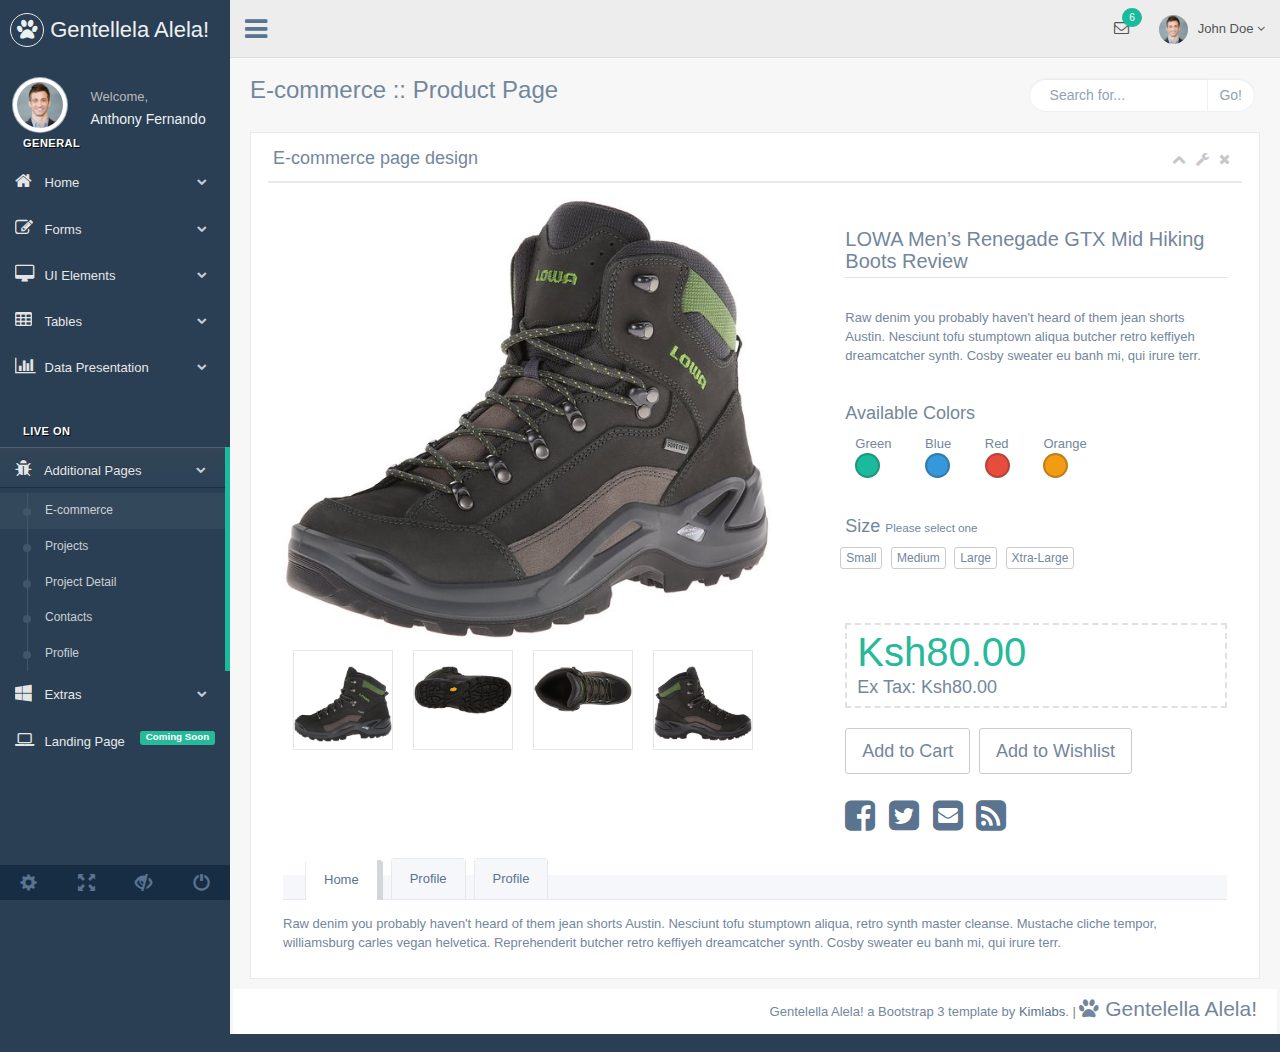
<file: e_commerce.html>
<!DOCTYPE html>
<html lang="en">

<head>
    <meta http-equiv="Content-Type" content="text/html; charset=UTF-8">
    <!-- Meta, title, CSS, favicons, etc. -->
    <meta charset="utf-8">
    <meta http-equiv="X-UA-Compatible" content="IE=edge">
    <meta name="viewport" content="width=device-width, initial-scale=1">

    <title>Gentallela Alela! | </title>

    <!-- Bootstrap core CSS -->

    <link href="css/bootstrap.min.css" rel="stylesheet">

    <link href="fonts/css/font-awesome.min.css" rel="stylesheet">
    <link href="css/animate.min.css" rel="stylesheet">

    <!-- Custom styling plus plugins -->
    <link href="css/custom.css" rel="stylesheet">
    <link href="css/icheck/flat/green.css" rel="stylesheet">


    <script src="js/jquery.min.js"></script>

    <!--[if lt IE 9]>
        <script src="../assets/js/ie8-responsive-file-warning.js"></script>
        <![endif]-->

    <!-- HTML5 shim and Respond.js for IE8 support of HTML5 elements and media queries -->
    <!--[if lt IE 9]>
          <script src="https://oss.maxcdn.com/html5shiv/3.7.2/html5shiv.min.js"></script>
          <script src="https://oss.maxcdn.com/respond/1.4.2/respond.min.js"></script>
        <![endif]-->

</head>


<body class="nav-md">

    <div class="container body">


        <div class="main_container">

            <div class="col-md-3 left_col">
                <div class="left_col scroll-view">

                    <div class="navbar nav_title" style="border: 0;">
                        <a href="index.html" class="site_title"><i class="fa fa-paw"></i> <span>Gentellela Alela!</span></a>
                    </div>
                    <div class="clearfix"></div>


                    <!-- menu prile quick info -->
                    <div class="profile">
                        <div class="profile_pic">
                            <img src="images/img.jpg" alt="..." class="img-circle profile_img">
                        </div>
                        <div class="profile_info">
                            <span>Welcome,</span>
                            <h2>Anthony Fernando</h2>
                        </div>
                    </div>
                    <!-- /menu prile quick info -->

                    <br />

                    <!-- sidebar menu -->
                    <div id="sidebar-menu" class="main_menu_side hidden-print main_menu">

                        <div class="menu_section">
                            <h3>General</h3>
                            <ul class="nav side-menu">
                                <li><a><i class="fa fa-home"></i> Home <span class="fa fa-chevron-down"></span></a>
                                    <ul class="nav child_menu" style="display: none">
                                        <li><a href="index.html">Dashboard</a>
                                        </li>
                                        <li><a href="index2.html">Dashboard2</a>
                                        </li>
                                        <li><a href="index3.html">Dashboard3</a>
                                        </li>
                                    </ul>
                                </li>
                                <li><a><i class="fa fa-edit"></i> Forms <span class="fa fa-chevron-down"></span></a>
                                    <ul class="nav child_menu" style="display: none">
                                        <li><a href="form.html">General Form</a>
                                        </li>
                                        <li><a href="form_advanced.html">Advanced Components</a>
                                        </li>
                                        <li><a href="form_validation.html">Form Validation</a>
                                        </li>
                                        <li><a href="form_wizards.html">Form Wizard</a>
                                        </li>
                                        <li><a href="form_upload.html">Form Upload</a>
                                        </li>
                                        <li><a href="form_buttons.html">Form Buttons</a>
                                        </li>
                                    </ul>
                                </li>
                                <li><a><i class="fa fa-desktop"></i> UI Elements <span class="fa fa-chevron-down"></span></a>
                                    <ul class="nav child_menu" style="display: none">
                                        <li><a href="general_elements.html">General Elements</a>
                                        </li>
                                        <li><a href="media_gallery.html">Media Gallery</a>
                                        </li>
                                        <li><a href="typography.html">Typography</a>
                                        </li>
                                        <li><a href="icons.html">Icons</a>
                                        </li>
                                        <li><a href="glyphicons.html">Glyphicons</a>
                                        </li>
                                        <li><a href="widgets.html">Widgets</a>
                                        </li>
                                        <li><a href="invoice.html">Invoice</a>
                                        </li>
                                        <li><a href="inbox.html">Inbox</a>
                                        </li>
                                        <li><a href="calender.html">Calender</a>
                                        </li>
                                    </ul>
                                </li>
                                <li><a><i class="fa fa-table"></i> Tables <span class="fa fa-chevron-down"></span></a>
                                    <ul class="nav child_menu" style="display: none">
                                        <li><a href="tables.html">Tables</a>
                                        </li>
                                        <li><a href="tables_dynamic.html">Table Dynamic</a>
                                        </li>
                                    </ul>
                                </li>
                                <li><a><i class="fa fa-bar-chart-o"></i> Data Presentation <span class="fa fa-chevron-down"></span></a>
                                    <ul class="nav child_menu" style="display: none">
                                        <li><a href="chartjs.html">Chart JS</a>
                                        </li>
                                        <li><a href="chartjs2.html">Chart JS2</a>
                                        </li>
                                        <li><a href="morisjs.html">Moris JS</a>
                                        </li>
                                        <li><a href="echarts.html">ECharts </a>
                                        </li>
                                        <li><a href="other_charts.html">Other Charts </a>
                                        </li>
                                    </ul>
                                </li>
                            </ul>
                        </div>
                        <div class="menu_section">
                            <h3>Live On</h3>
                            <ul class="nav side-menu">
                                <li><a><i class="fa fa-bug"></i> Additional Pages <span class="fa fa-chevron-down"></span></a>
                                    <ul class="nav child_menu" style="display: none">
                                        <li><a href="e_commerce.html">E-commerce</a>
                                        </li>
                                        <li><a href="projects.html">Projects</a>
                                        </li>
                                        <li><a href="project_detail.html">Project Detail</a>
                                        </li>
                                        <li><a href="contacts.html">Contacts</a>
                                        </li>
                                        <li><a href="profile.html">Profile</a>
                                        </li>
                                    </ul>
                                </li>
                                <li><a><i class="fa fa-windows"></i> Extras <span class="fa fa-chevron-down"></span></a>
                                    <ul class="nav child_menu" style="display: none">
                                        <li><a href="page_404.html">404 Error</a>
                                        </li>
                                        <li><a href="page_500.html">500 Error</a>
                                        </li>
                                        <li><a href="plain_page.html">Plain Page</a>
                                        </li>
                                        <li><a href="login.html">Login Page</a>
                                        </li>
                                        <li><a href="pricing_tables.html">Pricing Tables</a>
                                        </li>

                                    </ul>
                                </li>
                                <li><a><i class="fa fa-laptop"></i> Landing Page <span class="label label-success pull-right">Coming Soon</span></a>
                                </li>
                            </ul>
                        </div>

                    </div>
                    <!-- /sidebar menu -->

                    <!-- /menu footer buttons -->
                    <div class="sidebar-footer hidden-small">
                        <a data-toggle="tooltip" data-placement="top" title="Settings">
                            <span class="glyphicon glyphicon-cog" aria-hidden="true"></span>
                        </a>
                        <a data-toggle="tooltip" data-placement="top" title="FullScreen">
                            <span class="glyphicon glyphicon-fullscreen" aria-hidden="true"></span>
                        </a>
                        <a data-toggle="tooltip" data-placement="top" title="Lock">
                            <span class="glyphicon glyphicon-eye-close" aria-hidden="true"></span>
                        </a>
                        <a data-toggle="tooltip" data-placement="top" title="Logout">
                            <span class="glyphicon glyphicon-off" aria-hidden="true"></span>
                        </a>
                    </div>
                    <!-- /menu footer buttons -->
                </div>
            </div>

            <!-- top navigation -->
            <div class="top_nav">

                <div class="nav_menu">
                    <nav class="" role="navigation">
                        <div class="nav toggle">
                            <a id="menu_toggle"><i class="fa fa-bars"></i></a>
                        </div>

                        <ul class="nav navbar-nav navbar-right">
                            <li class="">
                                <a href="javascript:;" class="user-profile dropdown-toggle" data-toggle="dropdown" aria-expanded="false">
                                    <img src="images/img.jpg" alt="">John Doe
                                    <span class=" fa fa-angle-down"></span>
                                </a>
                                <ul class="dropdown-menu dropdown-usermenu animated fadeInDown pull-right">
                                    <li><a href="javascript:;">  Profile</a>
                                    </li>
                                    <li>
                                        <a href="javascript:;">
                                            <span class="badge bg-red pull-right">50%</span>
                                            <span>Settings</span>
                                        </a>
                                    </li>
                                    <li>
                                        <a href="javascript:;">Help</a>
                                    </li>
                                    <li><a href="login.html"><i class="fa fa-sign-out pull-right"></i> Log Out</a>
                                    </li>
                                </ul>
                            </li>

                            <li role="presentation" class="dropdown">
                                <a href="javascript:;" class="dropdown-toggle info-number" data-toggle="dropdown" aria-expanded="false">
                                    <i class="fa fa-envelope-o"></i>
                                    <span class="badge bg-green">6</span>
                                </a>
                                <ul id="menu1" class="dropdown-menu list-unstyled msg_list animated fadeInDown" role="menu">
                                    <li>
                                        <a>
                                            <span class="image">
                                        <img src="images/img.jpg" alt="Profile Image" />
                                    </span>
                                            <span>
                                        <span>John Smith</span>
                                            <span class="time">3 mins ago</span>
                                            </span>
                                            <span class="message">
                                        Film festivals used to be do-or-die moments for movie makers. They were where... 
                                    </span>
                                        </a>
                                    </li>
                                    <li>
                                        <a>
                                            <span class="image">
                                        <img src="images/img.jpg" alt="Profile Image" />
                                    </span>
                                            <span>
                                        <span>John Smith</span>
                                            <span class="time">3 mins ago</span>
                                            </span>
                                            <span class="message">
                                        Film festivals used to be do-or-die moments for movie makers. They were where... 
                                    </span>
                                        </a>
                                    </li>
                                    <li>
                                        <a>
                                            <span class="image">
                                        <img src="images/img.jpg" alt="Profile Image" />
                                    </span>
                                            <span>
                                        <span>John Smith</span>
                                            <span class="time">3 mins ago</span>
                                            </span>
                                            <span class="message">
                                        Film festivals used to be do-or-die moments for movie makers. They were where... 
                                    </span>
                                        </a>
                                    </li>
                                    <li>
                                        <a>
                                            <span class="image">
                                        <img src="images/img.jpg" alt="Profile Image" />
                                    </span>
                                            <span>
                                        <span>John Smith</span>
                                            <span class="time">3 mins ago</span>
                                            </span>
                                            <span class="message">
                                        Film festivals used to be do-or-die moments for movie makers. They were where... 
                                    </span>
                                        </a>
                                    </li>
                                    <li>
                                        <div class="text-center">
                                            <a>
                                                <strong>See All Alerts</strong>
                                                <i class="fa fa-angle-right"></i>
                                            </a>
                                        </div>
                                    </li>
                                </ul>
                            </li>

                        </ul>
                    </nav>
                </div>

            </div>
            <!-- /top navigation -->

            <!-- page content -->
            <div class="right_col" role="main">

                <div class="">
                    <div class="page-title">
                        <div class="title_left">
                            <h3>E-commerce :: Product Page</h3>
                        </div>

                        <div class="title_right">
                            <div class="col-md-5 col-sm-5 col-xs-12 form-group pull-right top_search">
                                <div class="input-group">
                                    <input type="text" class="form-control" placeholder="Search for...">
                                    <span class="input-group-btn">
                            <button class="btn btn-default" type="button">Go!</button>
                        </span>
                                </div>
                            </div>
                        </div>
                    </div>
                    <div class="clearfix"></div>

                    <div class="row">
                        <div class="col-md-12 col-sm-12 col-xs-12">
                            <div class="x_panel">
                                <div class="x_title">
                                    <h2>E-commerce page design</h2>
                                    <ul class="nav navbar-right panel_toolbox">
                                        <li><a href="#"><i class="fa fa-chevron-up"></i></a>
                                        </li>
                                        <li class="dropdown">
                                            <a href="#" class="dropdown-toggle" data-toggle="dropdown" role="button" aria-expanded="false"><i class="fa fa-wrench"></i></a>
                                            <ul class="dropdown-menu" role="menu">
                                                <li><a href="#">Settings 1</a>
                                                </li>
                                                <li><a href="#">Settings 2</a>
                                                </li>
                                            </ul>
                                        </li>
                                        <li><a href="#"><i class="fa fa-close"></i></a>
                                        </li>
                                    </ul>
                                    <div class="clearfix"></div>
                                </div>
                                <div class="x_content">

                                    <div class="col-md-7 col-sm-7 col-xs-12">
                                        <div class="product-image">
                                            <img src="images/prod1.jpg" alt="..." />
                                        </div>
                                        <div class="product_gallery">
                                            <a>
                                                <img src="images/prod2.jpg" alt="..." />
                                            </a>
                                            <a>
                                                <img src="images/prod3.jpg" alt="..." />
                                            </a>
                                            <a>
                                                <img src="images/prod4.jpg" alt="..." />
                                            </a>
                                            <a>
                                                <img src="images/prod5.jpg" alt="..." />
                                            </a>
                                        </div>
                                    </div>

                                    <div class="col-md-5 col-sm-5 col-xs-12" style="border:0px solid #e5e5e5;">

                                        <h3 class="prod_title">LOWA Men’s Renegade GTX Mid Hiking Boots Review</h3>

                                        <p>Raw denim you probably haven't heard of them jean shorts Austin. Nesciunt tofu stumptown aliqua butcher retro keffiyeh dreamcatcher synth. Cosby sweater eu banh mi, qui irure terr.</p>
                                        <br />

                                        <div class="">
                                            <h2>Available Colors</h2>
                                            <ul class="list-inline prod_color">
                                                <li>
                                                    <p>Green</p>
                                                    <div class="color bg-green"></div>
                                                </li>
                                                <li>
                                                    <p>Blue</p>
                                                    <div class="color bg-blue"></div>
                                                </li>
                                                <li>
                                                    <p>Red</p>
                                                    <div class="color bg-red"></div>
                                                </li>
                                                <li>
                                                    <p>Orange</p>
                                                    <div class="color bg-orange"></div>
                                                </li>

                                            </ul>
                                        </div>
                                        <br />

                                        <div class="">
                                            <h2>Size <small>Please select one</small></h2>
                                            <ul class="list-inline prod_size">
                                                <li>
                                                    <button type="button" class="btn btn-default btn-xs">Small</button>
                                                </li>
                                                <li>
                                                    <button type="button" class="btn btn-default btn-xs">Medium</button>
                                                </li>
                                                <li>
                                                    <button type="button" class="btn btn-default btn-xs">Large</button>
                                                </li>
                                                <li>
                                                    <button type="button" class="btn btn-default btn-xs">Xtra-Large</button>
                                                </li>
                                            </ul>
                                        </div>
                                        <br />

                                        <div class="">
                                            <div class="product_price">
                                                <h1 class="price">Ksh80.00</h1>
                                                <span class="price-tax">Ex Tax: Ksh80.00</span>
                                                <br>
                                            </div>
                                        </div>

                                        <div class="">
                                            <button type="button" class="btn btn-default btn-lg">Add to Cart</button>
                                            <button type="button" class="btn btn-default btn-lg">Add to Wishlist</button>
                                        </div>

                                        <div class="product_social">
                                            <ul class="list-inline">
                                                <li><a href="#"><i class="fa fa-facebook-square"></i></a>
                                                </li>
                                                <li><a href="#"><i class="fa fa-twitter-square"></i></a>
                                                </li>
                                                <li><a href="#"><i class="fa fa-envelope-square"></i></a>
                                                </li>
                                                <li><a href="#"><i class="fa fa-rss-square"></i></a>
                                                </li>
                                            </ul>
                                        </div>

                                    </div>


                                    <div class="col-md-12">

                                        <div class="" role="tabpanel" data-example-id="togglable-tabs">
                                            <ul id="myTab" class="nav nav-tabs bar_tabs" role="tablist">
                                                <li role="presentation" class="active"><a href="#tab_content1" id="home-tab" role="tab" data-toggle="tab" aria-expanded="true">Home</a>
                                                </li>
                                                <li role="presentation" class=""><a href="#tab_content2" role="tab" id="profile-tab" data-toggle="tab" aria-expanded="false">Profile</a>
                                                </li>
                                                <li role="presentation" class=""><a href="#tab_content3" role="tab" id="profile-tab2" data-toggle="tab"  aria-expanded="false">Profile</a>
                                                </li>
                                            </ul>
                                            <div id="myTabContent" class="tab-content">
                                                <div role="tabpanel" class="tab-pane fade active in" id="tab_content1" aria-labelledby="home-tab">
                                                    <p>Raw denim you probably haven't heard of them jean shorts Austin. Nesciunt tofu stumptown aliqua, retro synth master cleanse. Mustache cliche tempor, williamsburg carles vegan helvetica. Reprehenderit butcher retro keffiyeh dreamcatcher synth. Cosby sweater eu banh mi, qui irure terr.</p>
                                                </div>
                                                <div role="tabpanel" class="tab-pane fade" id="tab_content2" aria-labelledby="profile-tab">
                                                    <p>Food truck fixie locavore, accusamus mcsweeney's marfa nulla single-origin coffee squid. Exercitation +1 labore velit, blog sartorial PBR leggings next level wes anderson artisan four loko farm-to-table craft beer twee. Qui photo booth letterpress, commodo enim craft beer mlkshk aliquip</p>
                                                </div>
                                                <div role="tabpanel" class="tab-pane fade" id="tab_content3" aria-labelledby="profile-tab">
                                                    <p>xxFood truck fixie locavore, accusamus mcsweeney's marfa nulla single-origin coffee squid. Exercitation +1 labore velit, blog sartorial PBR leggings next level wes anderson artisan four loko farm-to-table craft beer twee. Qui photo booth letterpress, commodo enim craft beer mlkshk </p>
                                                </div>
                                            </div>
                                        </div>

                                    </div>
                                </div>
                            </div>
                        </div>
                    </div>
                </div>

                <!-- footer content -->
                <footer>
                    <div class="">
                        <p class="pull-right">Gentelella Alela! a Bootstrap 3 template by <a>Kimlabs</a>. |
                            <span class="lead"> <i class="fa fa-paw"></i> Gentelella Alela!</span>
                        </p>
                    </div>
                    <div class="clearfix"></div>
                </footer>
                <!-- /footer content -->

            </div>
            <!-- /page content -->
        </div>

    </div>

    <div id="custom_notifications" class="custom-notifications dsp_none">
        <ul class="list-unstyled notifications clearfix" data-tabbed_notifications="notif-group">
        </ul>
        <div class="clearfix"></div>
        <div id="notif-group" class="tabbed_notifications"></div>
    </div>

    <script src="js/bootstrap.min.js"></script>

    <!-- chart js -->
    <script src="js/chartjs/chart.min.js"></script>
    <!-- bootstrap progress js -->
    <script src="js/progressbar/bootstrap-progressbar.min.js"></script>
    <script src="js/nicescroll/jquery.nicescroll.min.js"></script>
    <!-- icheck -->
    <script src="js/icheck/icheck.min.js"></script>

    <script src="js/custom.js"></script>

</body>

</html>
</file>
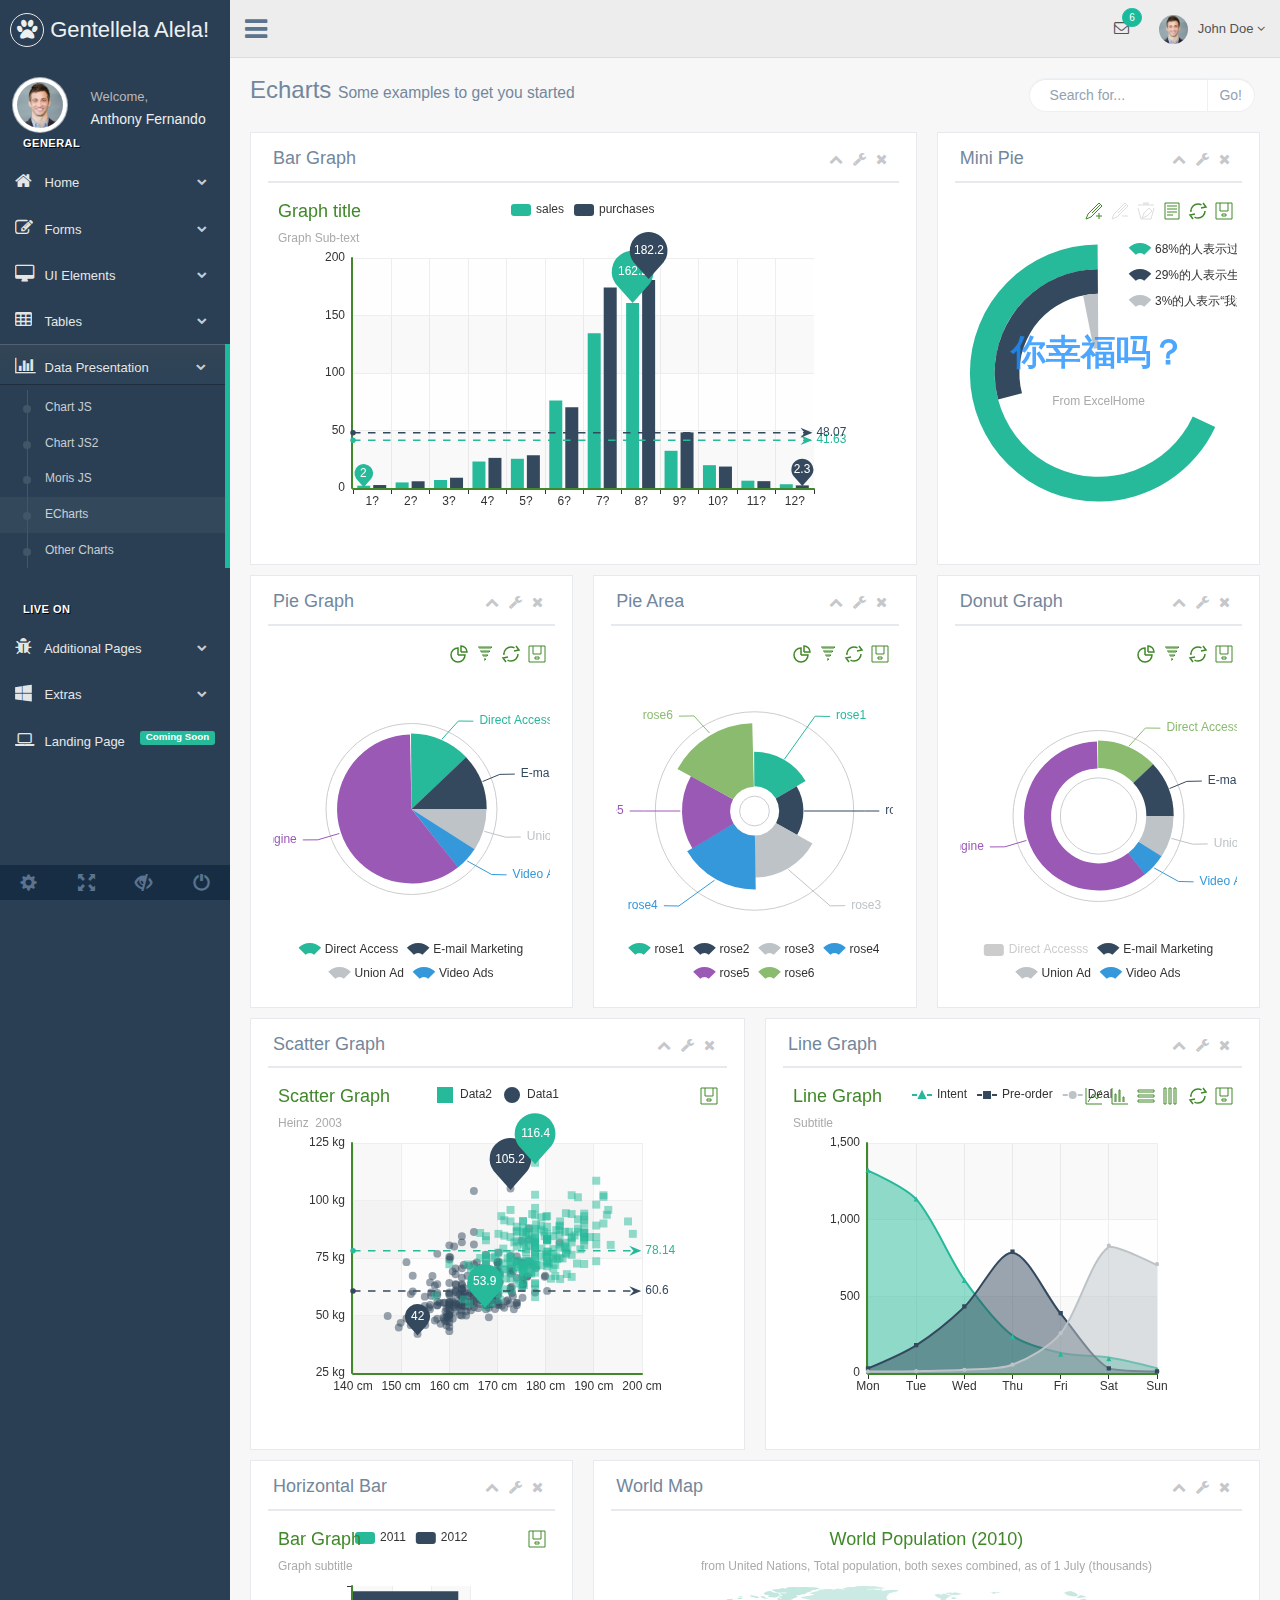
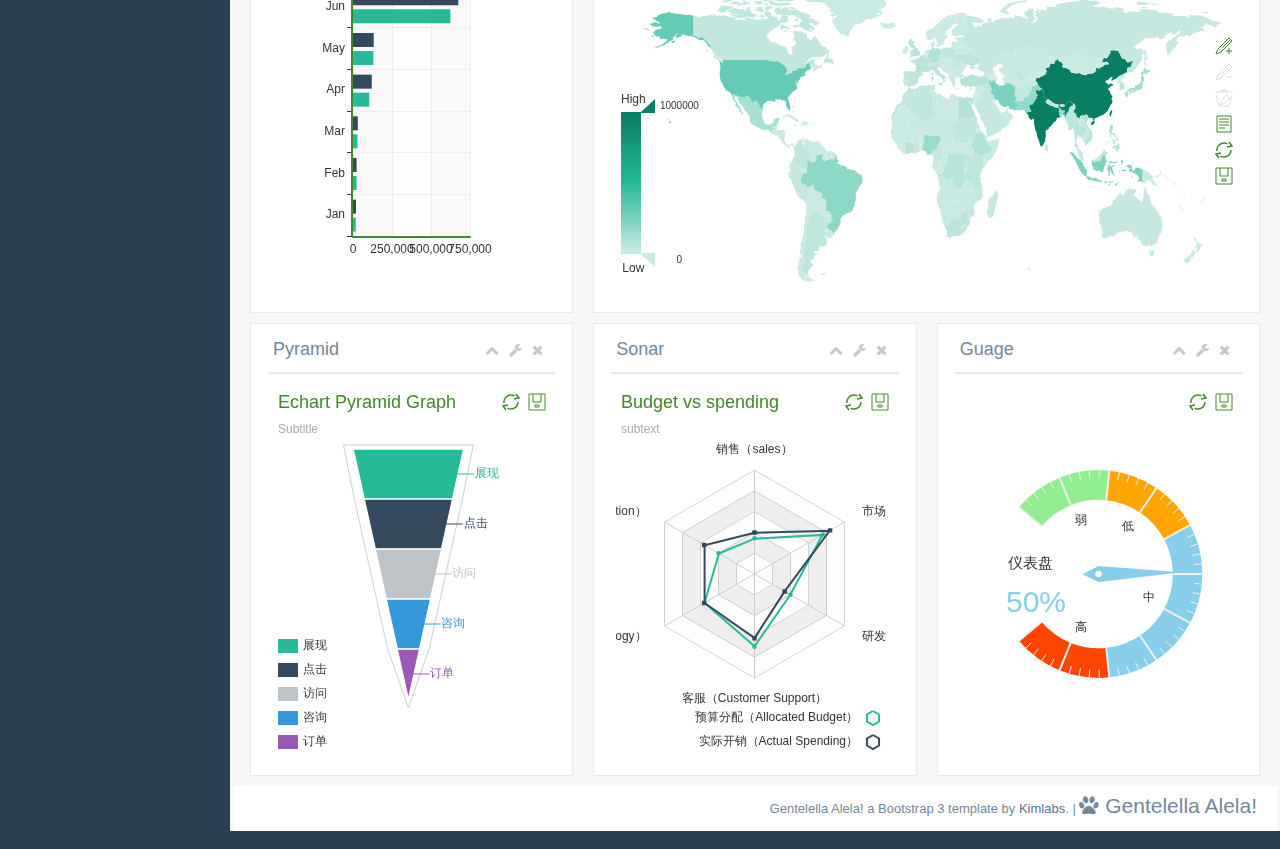
<file: echarts.html>
<!DOCTYPE html>
<html lang="en">

<head>
    <meta http-equiv="Content-Type" content="text/html; charset=UTF-8">
    <!-- Meta, title, CSS, favicons, etc. -->
    <meta charset="utf-8">
    <meta http-equiv="X-UA-Compatible" content="IE=edge">
    <meta name="viewport" content="width=device-width, initial-scale=1">

    <title>Gentallela Alela! | </title>

    <!-- Bootstrap core CSS -->

    <link href="css/bootstrap.min.css" rel="stylesheet">

    <link href="fonts/css/font-awesome.min.css" rel="stylesheet">
    <link href="css/animate.min.css" rel="stylesheet">

    <!-- Custom styling plus plugins -->
    <link href="css/custom.css" rel="stylesheet">
    <link href="css/icheck/flat/green.css" rel="stylesheet">


    <script src="js/jquery.min.js"></script>

    <!--[if lt IE 9]>
        <script src="../assets/js/ie8-responsive-file-warning.js"></script>
        <![endif]-->

    <!-- HTML5 shim and Respond.js for IE8 support of HTML5 elements and media queries -->
    <!--[if lt IE 9]>
          <script src="https://oss.maxcdn.com/html5shiv/3.7.2/html5shiv.min.js"></script>
          <script src="https://oss.maxcdn.com/respond/1.4.2/respond.min.js"></script>
        <![endif]-->

</head>


<body class="nav-md">

    <div class="container body">


        <div class="main_container">

            <div class="col-md-3 left_col">
                <div class="left_col scroll-view">

                    <div class="navbar nav_title" style="border: 0;">
                        <a href="index.html" class="site_title"><i class="fa fa-paw"></i> <span>Gentellela Alela!</span></a>
                    </div>
                    <div class="clearfix"></div>

                    <!-- menu prile quick info -->
                    <div class="profile">
                        <div class="profile_pic">
                            <img src="images/img.jpg" alt="..." class="img-circle profile_img">
                        </div>
                        <div class="profile_info">
                            <span>Welcome,</span>
                            <h2>Anthony Fernando</h2>
                        </div>
                    </div>
                    <!-- /menu prile quick info -->

                    <br />

                    <!-- sidebar menu -->
                    <div id="sidebar-menu" class="main_menu_side hidden-print main_menu">

                        <div class="menu_section">
                            <h3>General</h3>
                            <ul class="nav side-menu">
                                <li><a><i class="fa fa-home"></i> Home <span class="fa fa-chevron-down"></span></a>
                                    <ul class="nav child_menu" style="display: none">
                                        <li><a href="index.html">Dashboard</a>
                                        </li>
                                        <li><a href="index2.html">Dashboard2</a>
                                        </li>
                                        <li><a href="index3.html">Dashboard3</a>
                                        </li>
                                    </ul>
                                </li>
                                <li><a><i class="fa fa-edit"></i> Forms <span class="fa fa-chevron-down"></span></a>
                                    <ul class="nav child_menu" style="display: none">
                                        <li><a href="form.html">General Form</a>
                                        </li>
                                        <li><a href="form_advanced.html">Advanced Components</a>
                                        </li>
                                        <li><a href="form_validation.html">Form Validation</a>
                                        </li>
                                        <li><a href="form_wizards.html">Form Wizard</a>
                                        </li>
                                        <li><a href="form_upload.html">Form Upload</a>
                                        </li>
                                        <li><a href="form_buttons.html">Form Buttons</a>
                                        </li>
                                    </ul>
                                </li>
                                <li><a><i class="fa fa-desktop"></i> UI Elements <span class="fa fa-chevron-down"></span></a>
                                    <ul class="nav child_menu" style="display: none">
                                        <li><a href="general_elements.html">General Elements</a>
                                        </li>
                                        <li><a href="media_gallery.html">Media Gallery</a>
                                        </li>
                                        <li><a href="typography.html">Typography</a>
                                        </li>
                                        <li><a href="icons.html">Icons</a>
                                        </li>
                                        <li><a href="glyphicons.html">Glyphicons</a>
                                        </li>
                                        <li><a href="widgets.html">Widgets</a>
                                        </li>
                                        <li><a href="invoice.html">Invoice</a>
                                        </li>
                                        <li><a href="inbox.html">Inbox</a>
                                        </li>
                                        <li><a href="calender.html">Calender</a>
                                        </li>
                                    </ul>
                                </li>
                                <li><a><i class="fa fa-table"></i> Tables <span class="fa fa-chevron-down"></span></a>
                                    <ul class="nav child_menu" style="display: none">
                                        <li><a href="tables.html">Tables</a>
                                        </li>
                                        <li><a href="tables_dynamic.html">Table Dynamic</a>
                                        </li>
                                    </ul>
                                </li>
                                <li><a><i class="fa fa-bar-chart-o"></i> Data Presentation <span class="fa fa-chevron-down"></span></a>
                                    <ul class="nav child_menu" style="display: none">
                                        <li><a href="chartjs.html">Chart JS</a>
                                        </li>
                                        <li><a href="chartjs2.html">Chart JS2</a>
                                        </li>
                                        <li><a href="morisjs.html">Moris JS</a>
                                        </li>
                                        <li><a href="echarts.html">ECharts </a>
                                        </li>
                                        <li><a href="other_charts.html">Other Charts </a>
                                        </li>
                                    </ul>
                                </li>
                            </ul>
                        </div>
                        <div class="menu_section">
                            <h3>Live On</h3>
                            <ul class="nav side-menu">
                                <li><a><i class="fa fa-bug"></i> Additional Pages <span class="fa fa-chevron-down"></span></a>
                                    <ul class="nav child_menu" style="display: none">
                                        <li><a href="e_commerce.html">E-commerce</a>
                                        </li>
                                        <li><a href="projects.html">Projects</a>
                                        </li>
                                        <li><a href="project_detail.html">Project Detail</a>
                                        </li>
                                        <li><a href="contacts.html">Contacts</a>
                                        </li>
                                        <li><a href="profile.html">Profile</a>
                                        </li>
                                    </ul>
                                </li>
                                <li><a><i class="fa fa-windows"></i> Extras <span class="fa fa-chevron-down"></span></a>
                                    <ul class="nav child_menu" style="display: none">
                                        <li><a href="page_404.html">404 Error</a>
                                        </li>
                                        <li><a href="page_500.html">500 Error</a>
                                        </li>
                                        <li><a href="plain_page.html">Plain Page</a>
                                        </li>
                                        <li><a href="login.html">Login Page</a>
                                        </li>
                                        <li><a href="pricing_tables.html">Pricing Tables</a>
                                        </li>

                                    </ul>
                                </li>
                                <li><a><i class="fa fa-laptop"></i> Landing Page <span class="label label-success pull-right">Coming Soon</span></a>
                                </li>
                            </ul>
                        </div>

                    </div>
                    <!-- /sidebar menu -->

                    <!-- /menu footer buttons -->
                    <div class="sidebar-footer hidden-small">
                        <a data-toggle="tooltip" data-placement="top" title="Settings">
                            <span class="glyphicon glyphicon-cog" aria-hidden="true"></span>
                        </a>
                        <a data-toggle="tooltip" data-placement="top" title="FullScreen">
                            <span class="glyphicon glyphicon-fullscreen" aria-hidden="true"></span>
                        </a>
                        <a data-toggle="tooltip" data-placement="top" title="Lock">
                            <span class="glyphicon glyphicon-eye-close" aria-hidden="true"></span>
                        </a>
                        <a data-toggle="tooltip" data-placement="top" title="Logout">
                            <span class="glyphicon glyphicon-off" aria-hidden="true"></span>
                        </a>
                    </div>
                    <!-- /menu footer buttons -->
                </div>
            </div>

            <!-- top navigation -->
            <div class="top_nav">

                <div class="nav_menu">
                    <nav class="" role="navigation">
                        <div class="nav toggle">
                            <a id="menu_toggle"><i class="fa fa-bars"></i></a>
                        </div>

                        <ul class="nav navbar-nav navbar-right">
                            <li class="">
                                <a href="javascript:;" class="user-profile dropdown-toggle" data-toggle="dropdown" aria-expanded="false">
                                    <img src="images/img.jpg" alt="">John Doe
                                    <span class=" fa fa-angle-down"></span>
                                </a>
                                <ul class="dropdown-menu dropdown-usermenu animated fadeInDown pull-right">
                                    <li><a href="javascript:;">  Profile</a>
                                    </li>
                                    <li>
                                        <a href="javascript:;">
                                            <span class="badge bg-red pull-right">50%</span>
                                            <span>Settings</span>
                                        </a>
                                    </li>
                                    <li>
                                        <a href="javascript:;">Help</a>
                                    </li>
                                    <li><a href="login.html"><i class="fa fa-sign-out pull-right"></i> Log Out</a>
                                    </li>
                                </ul>
                            </li>

                            <li role="presentation" class="dropdown">
                                <a href="javascript:;" class="dropdown-toggle info-number" data-toggle="dropdown" aria-expanded="false">
                                    <i class="fa fa-envelope-o"></i>
                                    <span class="badge bg-green">6</span>
                                </a>
                                <ul id="menu1" class="dropdown-menu list-unstyled msg_list animated fadeInDown" role="menu">
                                    <li>
                                        <a>
                                            <span class="image">
                                        <img src="images/img.jpg" alt="Profile Image" />
                                    </span>
                                            <span>
                                        <span>John Smith</span>
                                            <span class="time">3 mins ago</span>
                                            </span>
                                            <span class="message">
                                        Film festivals used to be do-or-die moments for movie makers. They were where... 
                                    </span>
                                        </a>
                                    </li>
                                    <li>
                                        <a>
                                            <span class="image">
                                        <img src="images/img.jpg" alt="Profile Image" />
                                    </span>
                                            <span>
                                        <span>John Smith</span>
                                            <span class="time">3 mins ago</span>
                                            </span>
                                            <span class="message">
                                        Film festivals used to be do-or-die moments for movie makers. They were where... 
                                    </span>
                                        </a>
                                    </li>
                                    <li>
                                        <a>
                                            <span class="image">
                                        <img src="images/img.jpg" alt="Profile Image" />
                                    </span>
                                            <span>
                                        <span>John Smith</span>
                                            <span class="time">3 mins ago</span>
                                            </span>
                                            <span class="message">
                                        Film festivals used to be do-or-die moments for movie makers. They were where... 
                                    </span>
                                        </a>
                                    </li>
                                    <li>
                                        <a>
                                            <span class="image">
                                        <img src="images/img.jpg" alt="Profile Image" />
                                    </span>
                                            <span>
                                        <span>John Smith</span>
                                            <span class="time">3 mins ago</span>
                                            </span>
                                            <span class="message">
                                        Film festivals used to be do-or-die moments for movie makers. They were where... 
                                    </span>
                                        </a>
                                    </li>
                                    <li>
                                        <div class="text-center">
                                            <a>
                                                <strong>See All Alerts</strong>
                                                <i class="fa fa-angle-right"></i>
                                            </a>
                                        </div>
                                    </li>
                                </ul>
                            </li>

                        </ul>
                    </nav>
                </div>

            </div>
            <!-- /top navigation -->

            <!-- page content -->
            <div class="right_col" role="main">

                <div class="">
                    <div class="page-title">
                        <div class="title_left">
                            <h3>
                    Echarts 
                    <small>
                        Some examples to get you started
                    </small>
                </h3>
                        </div>

                        <div class="title_right">
                            <div class="col-md-5 col-sm-5 col-xs-12 form-group pull-right top_search">
                                <div class="input-group">
                                    <input type="text" class="form-control" placeholder="Search for...">
                                    <span class="input-group-btn">
                            <button class="btn btn-default" type="button">Go!</button>
                        </span>
                                </div>
                            </div>
                        </div>
                    </div>
                    <div class="clearfix"></div>

                    <div class="row">
                        <div class="col-md-8 col-sm-8 col-xs-12">
                            <div class="x_panel">
                                <div class="x_title">
                                    <h2>Bar Graph</h2>
                                    <ul class="nav navbar-right panel_toolbox">
                                        <li><a href="#"><i class="fa fa-chevron-up"></i></a>
                                        </li>
                                        <li class="dropdown">
                                            <a href="#" class="dropdown-toggle" data-toggle="dropdown" role="button" aria-expanded="false"><i class="fa fa-wrench"></i></a>
                                            <ul class="dropdown-menu" role="menu">
                                                <li><a href="#">Settings 1</a>
                                                </li>
                                                <li><a href="#">Settings 2</a>
                                                </li>
                                            </ul>
                                        </li>
                                        <li><a href="#"><i class="fa fa-close"></i></a>
                                        </li>
                                    </ul>
                                    <div class="clearfix"></div>
                                </div>
                                <div class="x_content">

                                    <div id="mainb" style="height:350px;"></div>

                                </div>
                            </div>
                        </div>

                        <div class="col-md-4 col-sm-4 col-xs-12">
                            <div class="x_panel">
                                <div class="x_title">
                                    <h2>Mini Pie</h2>
                                    <ul class="nav navbar-right panel_toolbox">
                                        <li><a href="#"><i class="fa fa-chevron-up"></i></a>
                                        </li>
                                        <li class="dropdown">
                                            <a href="#" class="dropdown-toggle" data-toggle="dropdown" role="button" aria-expanded="false"><i class="fa fa-wrench"></i></a>
                                            <ul class="dropdown-menu" role="menu">
                                                <li><a href="#">Settings 1</a>
                                                </li>
                                                <li><a href="#">Settings 2</a>
                                                </li>
                                            </ul>
                                        </li>
                                        <li><a href="#"><i class="fa fa-close"></i></a>
                                        </li>
                                    </ul>
                                    <div class="clearfix"></div>
                                </div>
                                <div class="x_content">

                                    <div id="echart_mini_pie" style="height:350px;"></div>

                                </div>
                            </div>
                        </div>


                        <div class="col-md-4 col-sm-4 col-xs-12">
                            <div class="x_panel">
                                <div class="x_title">
                                    <h2>Pie Graph</h2>
                                    <ul class="nav navbar-right panel_toolbox">
                                        <li><a href="#"><i class="fa fa-chevron-up"></i></a>
                                        </li>
                                        <li class="dropdown">
                                            <a href="#" class="dropdown-toggle" data-toggle="dropdown" role="button" aria-expanded="false"><i class="fa fa-wrench"></i></a>
                                            <ul class="dropdown-menu" role="menu">
                                                <li><a href="#">Settings 1</a>
                                                </li>
                                                <li><a href="#">Settings 2</a>
                                                </li>
                                            </ul>
                                        </li>
                                        <li><a href="#"><i class="fa fa-close"></i></a>
                                        </li>
                                    </ul>
                                    <div class="clearfix"></div>
                                </div>
                                <div class="x_content">

                                    <div id="echart_pie" style="height:350px;"></div>

                                </div>
                            </div>
                        </div>

                        <div class="col-md-4 col-sm-4 col-xs-12">
                            <div class="x_panel">
                                <div class="x_title">
                                    <h2>Pie Area</h2>
                                    <ul class="nav navbar-right panel_toolbox">
                                        <li><a href="#"><i class="fa fa-chevron-up"></i></a>
                                        </li>
                                        <li class="dropdown">
                                            <a href="#" class="dropdown-toggle" data-toggle="dropdown" role="button" aria-expanded="false"><i class="fa fa-wrench"></i></a>
                                            <ul class="dropdown-menu" role="menu">
                                                <li><a href="#">Settings 1</a>
                                                </li>
                                                <li><a href="#">Settings 2</a>
                                                </li>
                                            </ul>
                                        </li>
                                        <li><a href="#"><i class="fa fa-close"></i></a>
                                        </li>
                                    </ul>
                                    <div class="clearfix"></div>
                                </div>
                                <div class="x_content">

                                    <div id="echart_pie2" style="height:350px;"></div>

                                </div>
                            </div>
                        </div>

                        <div class="col-md-4 col-sm-4 col-xs-12">
                            <div class="x_panel">
                                <div class="x_title">
                                    <h2>Donut Graph</h2>
                                    <ul class="nav navbar-right panel_toolbox">
                                        <li><a href="#"><i class="fa fa-chevron-up"></i></a>
                                        </li>
                                        <li class="dropdown">
                                            <a href="#" class="dropdown-toggle" data-toggle="dropdown" role="button" aria-expanded="false"><i class="fa fa-wrench"></i></a>
                                            <ul class="dropdown-menu" role="menu">
                                                <li><a href="#">Settings 1</a>
                                                </li>
                                                <li><a href="#">Settings 2</a>
                                                </li>
                                            </ul>
                                        </li>
                                        <li><a href="#"><i class="fa fa-close"></i></a>
                                        </li>
                                    </ul>
                                    <div class="clearfix"></div>
                                </div>
                                <div class="x_content">

                                    <div id="echart_donut" style="height:350px;"></div>

                                </div>
                            </div>
                        </div>


                        <div class="col-md-6 col-sm-6 col-xs-12">
                            <div class="x_panel">
                                <div class="x_title">
                                    <h2>Scatter Graph</h2>
                                    <ul class="nav navbar-right panel_toolbox">
                                        <li><a href="#"><i class="fa fa-chevron-up"></i></a>
                                        </li>
                                        <li class="dropdown">
                                            <a href="#" class="dropdown-toggle" data-toggle="dropdown" role="button" aria-expanded="false"><i class="fa fa-wrench"></i></a>
                                            <ul class="dropdown-menu" role="menu">
                                                <li><a href="#">Settings 1</a>
                                                </li>
                                                <li><a href="#">Settings 2</a>
                                                </li>
                                            </ul>
                                        </li>
                                        <li><a href="#"><i class="fa fa-close"></i></a>
                                        </li>
                                    </ul>
                                    <div class="clearfix"></div>
                                </div>
                                <div class="x_content">

                                    <div id="echart_scatter" style="height:350px;"></div>

                                </div>
                            </div>
                        </div>

                        <div class="col-md-6 col-sm-6 col-xs-12">
                            <div class="x_panel">
                                <div class="x_title">
                                    <h2>Line Graph</h2>
                                    <ul class="nav navbar-right panel_toolbox">
                                        <li><a href="#"><i class="fa fa-chevron-up"></i></a>
                                        </li>
                                        <li class="dropdown">
                                            <a href="#" class="dropdown-toggle" data-toggle="dropdown" role="button" aria-expanded="false"><i class="fa fa-wrench"></i></a>
                                            <ul class="dropdown-menu" role="menu">
                                                <li><a href="#">Settings 1</a>
                                                </li>
                                                <li><a href="#">Settings 2</a>
                                                </li>
                                            </ul>
                                        </li>
                                        <li><a href="#"><i class="fa fa-close"></i></a>
                                        </li>
                                    </ul>
                                    <div class="clearfix"></div>
                                </div>
                                <div class="x_content">

                                    <div id="echart_line" style="height:350px;"></div>

                                </div>
                            </div>
                        </div>

                        <div class="col-md-4 col-sm-4 col-xs-12">
                            <div class="x_panel">
                                <div class="x_title">
                                    <h2>Horizontal Bar</h2>
                                    <ul class="nav navbar-right panel_toolbox">
                                        <li><a href="#"><i class="fa fa-chevron-up"></i></a>
                                        </li>
                                        <li class="dropdown">
                                            <a href="#" class="dropdown-toggle" data-toggle="dropdown" role="button" aria-expanded="false"><i class="fa fa-wrench"></i></a>
                                            <ul class="dropdown-menu" role="menu">
                                                <li><a href="#">Settings 1</a>
                                                </li>
                                                <li><a href="#">Settings 2</a>
                                                </li>
                                            </ul>
                                        </li>
                                        <li><a href="#"><i class="fa fa-close"></i></a>
                                        </li>
                                    </ul>
                                    <div class="clearfix"></div>
                                </div>
                                <div class="x_content">

                                    <div id="echart_bar_horizontal" style="height:370px;"></div>

                                </div>
                            </div>
                        </div>

                        <div class="col-md-8 col-sm-8 col-xs-12">
                            <div class="x_panel">
                                <div class="x_title">
                                    <h2>World Map</h2>
                                    <ul class="nav navbar-right panel_toolbox">
                                        <li><a href="#"><i class="fa fa-chevron-up"></i></a>
                                        </li>
                                        <li class="dropdown">
                                            <a href="#" class="dropdown-toggle" data-toggle="dropdown" role="button" aria-expanded="false"><i class="fa fa-wrench"></i></a>
                                            <ul class="dropdown-menu" role="menu">
                                                <li><a href="#">Settings 1</a>
                                                </li>
                                                <li><a href="#">Settings 2</a>
                                                </li>
                                            </ul>
                                        </li>
                                        <li><a href="#"><i class="fa fa-close"></i></a>
                                        </li>
                                    </ul>
                                    <div class="clearfix"></div>
                                </div>
                                <div class="x_content">

                                    <div id="echart_world_map" style="height:370px;"></div>

                                </div>
                            </div>
                        </div>


                        <div class="col-md-4 col-sm-4 col-xs-12">
                            <div class="x_panel">
                                <div class="x_title">
                                    <h2>Pyramid</h2>
                                    <ul class="nav navbar-right panel_toolbox">
                                        <li><a href="#"><i class="fa fa-chevron-up"></i></a>
                                        </li>
                                        <li class="dropdown">
                                            <a href="#" class="dropdown-toggle" data-toggle="dropdown" role="button" aria-expanded="false"><i class="fa fa-wrench"></i></a>
                                            <ul class="dropdown-menu" role="menu">
                                                <li><a href="#">Settings 1</a>
                                                </li>
                                                <li><a href="#">Settings 2</a>
                                                </li>
                                            </ul>
                                        </li>
                                        <li><a href="#"><i class="fa fa-close"></i></a>
                                        </li>
                                    </ul>
                                    <div class="clearfix"></div>
                                </div>
                                <div class="x_content">

                                    <div id="echart_pyramid" style="height:370px;"></div>

                                </div>
                            </div>
                        </div>

                        <div class="col-md-4 col-sm-4 col-xs-12">
                            <div class="x_panel">
                                <div class="x_title">
                                    <h2>Sonar</h2>
                                    <ul class="nav navbar-right panel_toolbox">
                                        <li><a href="#"><i class="fa fa-chevron-up"></i></a>
                                        </li>
                                        <li class="dropdown">
                                            <a href="#" class="dropdown-toggle" data-toggle="dropdown" role="button" aria-expanded="false"><i class="fa fa-wrench"></i></a>
                                            <ul class="dropdown-menu" role="menu">
                                                <li><a href="#">Settings 1</a>
                                                </li>
                                                <li><a href="#">Settings 2</a>
                                                </li>
                                            </ul>
                                        </li>
                                        <li><a href="#"><i class="fa fa-close"></i></a>
                                        </li>
                                    </ul>
                                    <div class="clearfix"></div>
                                </div>
                                <div class="x_content">

                                    <div id="echart_sonar" style="height:370px;"></div>

                                </div>
                            </div>
                        </div>


                        <div class="col-md-4 col-sm-4 col-xs-12">
                            <div class="x_panel">
                                <div class="x_title">
                                    <h2>Guage</h2>
                                    <ul class="nav navbar-right panel_toolbox">
                                        <li><a href="#"><i class="fa fa-chevron-up"></i></a>
                                        </li>
                                        <li class="dropdown">
                                            <a href="#" class="dropdown-toggle" data-toggle="dropdown" role="button" aria-expanded="false"><i class="fa fa-wrench"></i></a>
                                            <ul class="dropdown-menu" role="menu">
                                                <li><a href="#">Settings 1</a>
                                                </li>
                                                <li><a href="#">Settings 2</a>
                                                </li>
                                            </ul>
                                        </li>
                                        <li><a href="#"><i class="fa fa-close"></i></a>
                                        </li>
                                    </ul>
                                    <div class="clearfix"></div>
                                </div>
                                <div class="x_content">

                                    <div id="echart_guage" style="height:370px;"></div>

                                </div>
                            </div>
                        </div>


                    </div>
                </div>

                <!-- footer content -->
                <footer>
                    <div class="">
                        <p class="pull-right">Gentelella Alela! a Bootstrap 3 template by <a>Kimlabs</a>. |
                            <span class="lead"> <i class="fa fa-paw"></i> Gentelella Alela!</span>
                        </p>
                    </div>
                    <div class="clearfix"></div>
                </footer>
                <!-- /footer content -->

            </div>
            <!-- /page content -->
        </div>

    </div>

    <div id="custom_notifications" class="custom-notifications dsp_none">
        <ul class="list-unstyled notifications clearfix" data-tabbed_notifications="notif-group">
        </ul>
        <div class="clearfix"></div>
        <div id="notif-group" class="tabbed_notifications"></div>
    </div>

    <script src="js/bootstrap.min.js"></script>

    <!-- chart js -->
    <script src="js/chartjs/chart.min.js"></script>
    <!-- bootstrap progress js -->
    <script src="js/progressbar/bootstrap-progressbar.min.js"></script>
    <script src="js/nicescroll/jquery.nicescroll.min.js"></script>
    <!-- icheck -->
    <script src="js/icheck/icheck.min.js"></script>

    <script src="js/custom.js"></script>

    <!-- echart -->
    <script src="js/echart/echarts-all.js"></script>
    <script src="js/echart/green.js"></script>

    <script>
        var myChart9 = echarts.init(document.getElementById('mainb'), theme);
        myChart9.setOption({
            title: {
                text: 'Graph title',
                subtext: 'Graph Sub-text'
            },
            //theme : theme,
            tooltip: {
                trigger: 'axis'
            },
            legend: {
                data: ['sales', 'purchases']
            },
            toolbox: {
                show: false
            },
            calculable: false,
            xAxis: [
                {
                    type: 'category',
                    data: ['1?', '2?', '3?', '4?', '5?', '6?', '7?', '8?', '9?', '10?', '11?', '12?']
            }
        ],
            yAxis: [
                {
                    type: 'value'
            }
        ],
            series: [
                {
                    name: 'sales',
                    type: 'bar',
                    data: [2.0, 4.9, 7.0, 23.2, 25.6, 76.7, 135.6, 162.2, 32.6, 20.0, 6.4, 3.3],
                    markPoint: {
                        data: [
                            {
                                type: 'max',
                                name: '???'
                            },
                            {
                                type: 'min',
                                name: '???'
                            }
                    ]
                    },
                    markLine: {
                        data: [
                            {
                                type: 'average',
                                name: '???'
                            }
                    ]
                    }
            },
                {
                    name: 'purchases',
                    type: 'bar',
                    data: [2.6, 5.9, 9.0, 26.4, 28.7, 70.7, 175.6, 182.2, 48.7, 18.8, 6.0, 2.3],
                    markPoint: {
                        data: [
                            {
                                name: 'sales',
                                value: 182.2,
                                xAxis: 7,
                                yAxis: 183,
                                symbolSize: 18
                            },
                            {
                                name: 'purchases',
                                value: 2.3,
                                xAxis: 11,
                                yAxis: 3
                            }
                    ]
                    },
                    markLine: {
                        data: [
                            {
                                type: 'average',
                                name: '???'
                            }
                    ]
                    }
            }
        ]
        });


        var myChart = echarts.init(document.getElementById('echart_sonar'), theme);
        myChart.setOption({
            title: {
                text: 'Budget vs spending',
                subtext: 'subtext'
            },
            tooltip: {
                trigger: 'axis'
            },
            legend: {
                orient: 'vertical',
                x: 'right',
                y: 'bottom',
                data: ['预算分配（Allocated Budget）', '实际开销（Actual Spending）']
            },
            toolbox: {
                show: true,
                feature: {
                    restore: {
                        show: true
                    },
                    saveAsImage: {
                        show: true
                    }
                }
            },
            polar: [
                {
                    indicator: [
                        {
                            text: '销售（sales）',
                            max: 6000
                        },
                        {
                            text: '管理（Administration）',
                            max: 16000
                        },
                        {
                            text: '信息技术（Information Techology）',
                            max: 30000
                        },
                        {
                            text: '客服（Customer Support）',
                            max: 38000
                        },
                        {
                            text: '研发（Development）',
                            max: 52000
                        },
                        {
                            text: '市场（Marketing）',
                            max: 25000
                        }
                ]
            }
        ],
            calculable: true,
            series: [
                {
                    name: '预算 vs 开销（Budget vs spending）',
                    type: 'radar',
                    data: [
                        {
                            value: [4300, 10000, 28000, 35000, 50000, 19000],
                            name: '预算分配（Allocated Budget）'
                    },
                        {
                            value: [5000, 14000, 28000, 31000, 42000, 21000],
                            name: '实际开销（Actual Spending）'
                    }
                ]
            }
        ]
        });

        var myChart = echarts.init(document.getElementById('echart_pyramid'), theme);
        myChart.setOption({
            title: {
                text: 'Echart Pyramid Graph',
                subtext: 'Subtitle'
            },
            tooltip: {
                trigger: 'item',
                formatter: "{a} <br/>{b} : {c}%"
            },
            toolbox: {
                show: true,
                feature: {
                    restore: {
                        show: true
                    },
                    saveAsImage: {
                        show: true
                    }
                }
            },
            legend: {
                data: ['展现', '点击', '访问', '咨询', '订单'],
                orient: 'vertical',
                x: 'left',
                y: 'bottom'
            },
            calculable: true,
            series: [
                {
                    name: '漏斗图',
                    type: 'funnel',
                    width: '40%',
                    data: [
                        {
                            value: 60,
                            name: '访问'
                        },
                        {
                            value: 40,
                            name: '咨询'
                        },
                        {
                            value: 20,
                            name: '订单'
                        },
                        {
                            value: 80,
                            name: '点击'
                        },
                        {
                            value: 100,
                            name: '展现'
                        }
                ]
            }
        ]
        });


        var myChart = echarts.init(document.getElementById('echart_guage'), theme);
        myChart.setOption({
            tooltip: {
                formatter: "{a} <br/>{b} : {c}%"
            },
            toolbox: {
                show: true,
                feature: {
                    restore: {
                        show: true
                    },
                    saveAsImage: {
                        show: true
                    }
                }
            },
            series: [
                {
                    name: '个性化仪表盘',
                    type: 'gauge',
                    center: ['50%', '50%'], // 默认全局居中
                    radius: [0, '75%'],
                    startAngle: 140,
                    endAngle: -140,
                    min: 0, // 最小值
                    max: 100, // 最大值
                    precision: 0, // 小数精度，默认为0，无小数点
                    splitNumber: 10, // 分割段数，默认为5
                    axisLine: { // 坐标轴线
                        show: true, // 默认显示，属性show控制显示与否
                        lineStyle: { // 属性lineStyle控制线条样式
                            color: [[0.2, 'lightgreen'], [0.4, 'orange'], [0.8, 'skyblue'], [1, '#ff4500']],
                            width: 30
                        }
                    },
                    axisTick: { // 坐标轴小标记
                        show: true, // 属性show控制显示与否，默认不显示
                        splitNumber: 5, // 每份split细分多少段
                        length: 8, // 属性length控制线长
                        lineStyle: { // 属性lineStyle控制线条样式
                            color: '#eee',
                            width: 1,
                            type: 'solid'
                        }
                    },
                    axisLabel: { // 坐标轴文本标签，详见axis.axisLabel
                        show: true,
                        formatter: function (v) {
                            switch (v + '') {
                            case '10':
                                return '弱';
                            case '30':
                                return '低';
                            case '60':
                                return '中';
                            case '90':
                                return '高';
                            default:
                                return '';
                            }
                        },
                        textStyle: { // 其余属性默认使用全局文本样式，详见TEXTSTYLE
                            color: '#333'
                        }
                    },
                    splitLine: { // 分隔线
                        show: true, // 默认显示，属性show控制显示与否
                        length: 30, // 属性length控制线长
                        lineStyle: { // 属性lineStyle（详见lineStyle）控制线条样式
                            color: '#eee',
                            width: 2,
                            type: 'solid'
                        }
                    },
                    pointer: {
                        length: '80%',
                        width: 8,
                        color: 'auto'
                    },
                    title: {
                        show: true,
                        offsetCenter: ['-65%', -10], // x, y，单位px
                        textStyle: { // 其余属性默认使用全局文本样式，详见TEXTSTYLE
                            color: '#333',
                            fontSize: 15
                        }
                    },
                    detail: {
                        show: true,
                        backgroundColor: 'rgba(0,0,0,0)',
                        borderWidth: 0,
                        borderColor: '#ccc',
                        width: 100,
                        height: 40,
                        offsetCenter: ['-60%', 10], // x, y，单位px
                        formatter: '{value}%',
                        textStyle: { // 其余属性默认使用全局文本样式，详见TEXTSTYLE
                            color: 'auto',
                            fontSize: 30
                        }
                    },
                    data: [{
                        value: 50,
                        name: '仪表盘'
                    }]
            }
        ]
        });


        var myChart = echarts.init(document.getElementById('echart_line'), theme);
        myChart.setOption({
            title: {
                text: 'Line Graph',
                subtext: 'Subtitle'
            },
            tooltip: {
                trigger: 'axis'
            },
            legend: {
                data: ['Intent', 'Pre-order', 'Deal']
            },
            toolbox: {
                show: true,
                feature: {
                    magicType: {
                        show: true,
                        type: ['line', 'bar', 'stack', 'tiled']
                    },
                    restore: {
                        show: true
                    },
                    saveAsImage: {
                        show: true
                    }
                }
            },
            calculable: true,
            xAxis: [
                {
                    type: 'category',
                    boundaryGap: false,
                    data: ['Mon', 'Tue', 'Wed', 'Thu', 'Fri', 'Sat', 'Sun']
            }
        ],
            yAxis: [
                {
                    type: 'value'
            }
        ],
            series: [
                {
                    name: 'Deal',
                    type: 'line',
                    smooth: true,
                    itemStyle: {
                        normal: {
                            areaStyle: {
                                type: 'default'
                            }
                        }
                    },
                    data: [10, 12, 21, 54, 260, 830, 710]
            },
                {
                    name: 'Pre-order',
                    type: 'line',
                    smooth: true,
                    itemStyle: {
                        normal: {
                            areaStyle: {
                                type: 'default'
                            }
                        }
                    },
                    data: [30, 182, 434, 791, 390, 30, 10]
            },
                {
                    name: 'Intent',
                    type: 'line',
                    smooth: true,
                    itemStyle: {
                        normal: {
                            areaStyle: {
                                type: 'default'
                            }
                        }
                    },
                    data: [1320, 1132, 601, 234, 120, 90, 20]
            }
        ]
        });


        var myChart = echarts.init(document.getElementById('echart_scatter'), theme);
        myChart.setOption({
            title: {
                text: 'Scatter Graph',
                subtext: 'Heinz  2003'
            },
            tooltip: {
                trigger: 'axis',
                showDelay: 0,
                axisPointer: {
                    type: 'cross',
                    lineStyle: {
                        type: 'dashed',
                        width: 1
                    }
                }
            },
            legend: {
                data: ['Data2', 'Data1']
            },
            toolbox: {
                show: true,
                feature: {
                    saveAsImage: {
                        show: true
                    }
                }
            },
            xAxis: [
                {
                    type: 'value',
                    scale: true,
                    axisLabel: {
                        formatter: '{value} cm'
                    }
            }
        ],
            yAxis: [
                {
                    type: 'value',
                    scale: true,
                    axisLabel: {
                        formatter: '{value} kg'
                    }
            }
        ],
            series: [
                {
                    name: 'Data1',
                    type: 'scatter',
                    tooltip: {
                        trigger: 'item',
                        formatter: function (params) {
                            if (params.value.length > 1) {
                                return params.seriesName + ' :<br/>' + params.value[0] + 'cm ' + params.value[1] + 'kg ';
                            } else {
                                return params.seriesName + ' :<br/>' + params.name + ' : ' + params.value + 'kg ';
                            }
                        }
                    },
                    data: [[161.2, 51.6], [167.5, 59.0], [159.5, 49.2], [157.0, 63.0], [155.8, 53.6],
                    [170.0, 59.0], [159.1, 47.6], [166.0, 69.8], [176.2, 66.8], [160.2, 75.2],
                    [172.5, 55.2], [170.9, 54.2], [172.9, 62.5], [153.4, 42.0], [160.0, 50.0],
                    [147.2, 49.8], [168.2, 49.2], [175.0, 73.2], [157.0, 47.8], [167.6, 68.8],
                    [159.5, 50.6], [175.0, 82.5], [166.8, 57.2], [176.5, 87.8], [170.2, 72.8],
                    [174.0, 54.5], [173.0, 59.8], [179.9, 67.3], [170.5, 67.8], [160.0, 47.0],
                    [154.4, 46.2], [162.0, 55.0], [176.5, 83.0], [160.0, 54.4], [152.0, 45.8],
                    [162.1, 53.6], [170.0, 73.2], [160.2, 52.1], [161.3, 67.9], [166.4, 56.6],
                    [168.9, 62.3], [163.8, 58.5], [167.6, 54.5], [160.0, 50.2], [161.3, 60.3],
                    [167.6, 58.3], [165.1, 56.2], [160.0, 50.2], [170.0, 72.9], [157.5, 59.8],
                    [167.6, 61.0], [160.7, 69.1], [163.2, 55.9], [152.4, 46.5], [157.5, 54.3],
                    [168.3, 54.8], [180.3, 60.7], [165.5, 60.0], [165.0, 62.0], [164.5, 60.3],
                    [156.0, 52.7], [160.0, 74.3], [163.0, 62.0], [165.7, 73.1], [161.0, 80.0],
                    [162.0, 54.7], [166.0, 53.2], [174.0, 75.7], [172.7, 61.1], [167.6, 55.7],
                    [151.1, 48.7], [164.5, 52.3], [163.5, 50.0], [152.0, 59.3], [169.0, 62.5],
                    [164.0, 55.7], [161.2, 54.8], [155.0, 45.9], [170.0, 70.6], [176.2, 67.2],
                    [170.0, 69.4], [162.5, 58.2], [170.3, 64.8], [164.1, 71.6], [169.5, 52.8],
                    [163.2, 59.8], [154.5, 49.0], [159.8, 50.0], [173.2, 69.2], [170.0, 55.9],
                    [161.4, 63.4], [169.0, 58.2], [166.2, 58.6], [159.4, 45.7], [162.5, 52.2],
                    [159.0, 48.6], [162.8, 57.8], [159.0, 55.6], [179.8, 66.8], [162.9, 59.4],
                    [161.0, 53.6], [151.1, 73.2], [168.2, 53.4], [168.9, 69.0], [173.2, 58.4],
                    [171.8, 56.2], [178.0, 70.6], [164.3, 59.8], [163.0, 72.0], [168.5, 65.2],
                    [166.8, 56.6], [172.7, 105.2], [163.5, 51.8], [169.4, 63.4], [167.8, 59.0],
                    [159.5, 47.6], [167.6, 63.0], [161.2, 55.2], [160.0, 45.0], [163.2, 54.0],
                    [162.2, 50.2], [161.3, 60.2], [149.5, 44.8], [157.5, 58.8], [163.2, 56.4],
                    [172.7, 62.0], [155.0, 49.2], [156.5, 67.2], [164.0, 53.8], [160.9, 54.4],
                    [162.8, 58.0], [167.0, 59.8], [160.0, 54.8], [160.0, 43.2], [168.9, 60.5],
                    [158.2, 46.4], [156.0, 64.4], [160.0, 48.8], [167.1, 62.2], [158.0, 55.5],
                    [167.6, 57.8], [156.0, 54.6], [162.1, 59.2], [173.4, 52.7], [159.8, 53.2],
                    [170.5, 64.5], [159.2, 51.8], [157.5, 56.0], [161.3, 63.6], [162.6, 63.2],
                    [160.0, 59.5], [168.9, 56.8], [165.1, 64.1], [162.6, 50.0], [165.1, 72.3],
                    [166.4, 55.0], [160.0, 55.9], [152.4, 60.4], [170.2, 69.1], [162.6, 84.5],
                    [170.2, 55.9], [158.8, 55.5], [172.7, 69.5], [167.6, 76.4], [162.6, 61.4],
                    [167.6, 65.9], [156.2, 58.6], [175.2, 66.8], [172.1, 56.6], [162.6, 58.6],
                    [160.0, 55.9], [165.1, 59.1], [182.9, 81.8], [166.4, 70.7], [165.1, 56.8],
                    [177.8, 60.0], [165.1, 58.2], [175.3, 72.7], [154.9, 54.1], [158.8, 49.1],
                    [172.7, 75.9], [168.9, 55.0], [161.3, 57.3], [167.6, 55.0], [165.1, 65.5],
                    [175.3, 65.5], [157.5, 48.6], [163.8, 58.6], [167.6, 63.6], [165.1, 55.2],
                    [165.1, 62.7], [168.9, 56.6], [162.6, 53.9], [164.5, 63.2], [176.5, 73.6],
                    [168.9, 62.0], [175.3, 63.6], [159.4, 53.2], [160.0, 53.4], [170.2, 55.0],
                    [162.6, 70.5], [167.6, 54.5], [162.6, 54.5], [160.7, 55.9], [160.0, 59.0],
                    [157.5, 63.6], [162.6, 54.5], [152.4, 47.3], [170.2, 67.7], [165.1, 80.9],
                    [172.7, 70.5], [165.1, 60.9], [170.2, 63.6], [170.2, 54.5], [170.2, 59.1],
                    [161.3, 70.5], [167.6, 52.7], [167.6, 62.7], [165.1, 86.3], [162.6, 66.4],
                    [152.4, 67.3], [168.9, 63.0], [170.2, 73.6], [175.2, 62.3], [175.2, 57.7],
                    [160.0, 55.4], [165.1, 104.1], [174.0, 55.5], [170.2, 77.3], [160.0, 80.5],
                    [167.6, 64.5], [167.6, 72.3], [167.6, 61.4], [154.9, 58.2], [162.6, 81.8],
                    [175.3, 63.6], [171.4, 53.4], [157.5, 54.5], [165.1, 53.6], [160.0, 60.0],
                    [174.0, 73.6], [162.6, 61.4], [174.0, 55.5], [162.6, 63.6], [161.3, 60.9],
                    [156.2, 60.0], [149.9, 46.8], [169.5, 57.3], [160.0, 64.1], [175.3, 63.6],
                    [169.5, 67.3], [160.0, 75.5], [172.7, 68.2], [162.6, 61.4], [157.5, 76.8],
                    [176.5, 71.8], [164.4, 55.5], [160.7, 48.6], [174.0, 66.4], [163.8, 67.3]
                ],
                    markPoint: {
                        data: [
                            {
                                type: 'max',
                                name: 'Max'
                            },
                            {
                                type: 'min',
                                name: 'Min'
                            }
                    ]
                    },
                    markLine: {
                        data: [
                            {
                                type: 'average',
                                name: 'Mean'
                            }
                    ]
                    }
            },
                {
                    name: 'Data2',
                    type: 'scatter',
                    tooltip: {
                        trigger: 'item',
                        formatter: function (params) {
                            if (params.value.length > 1) {
                                return params.seriesName + ' :<br/>' + params.value[0] + 'cm ' + params.value[1] + 'kg ';
                            } else {
                                return params.seriesName + ' :<br/>' + params.name + ' : ' + params.value + 'kg ';
                            }
                        }
                    },
                    data: [[174.0, 65.6], [175.3, 71.8], [193.5, 80.7], [186.5, 72.6], [187.2, 78.8],
                    [181.5, 74.8], [184.0, 86.4], [184.5, 78.4], [175.0, 62.0], [184.0, 81.6],
                    [180.0, 76.6], [177.8, 83.6], [192.0, 90.0], [176.0, 74.6], [174.0, 71.0],
                    [184.0, 79.6], [192.7, 93.8], [171.5, 70.0], [173.0, 72.4], [176.0, 85.9],
                    [176.0, 78.8], [180.5, 77.8], [172.7, 66.2], [176.0, 86.4], [173.5, 81.8],
                    [178.0, 89.6], [180.3, 82.8], [180.3, 76.4], [164.5, 63.2], [173.0, 60.9],
                    [183.5, 74.8], [175.5, 70.0], [188.0, 72.4], [189.2, 84.1], [172.8, 69.1],
                    [170.0, 59.5], [182.0, 67.2], [170.0, 61.3], [177.8, 68.6], [184.2, 80.1],
                    [186.7, 87.8], [171.4, 84.7], [172.7, 73.4], [175.3, 72.1], [180.3, 82.6],
                    [182.9, 88.7], [188.0, 84.1], [177.2, 94.1], [172.1, 74.9], [167.0, 59.1],
                    [169.5, 75.6], [174.0, 86.2], [172.7, 75.3], [182.2, 87.1], [164.1, 55.2],
                    [163.0, 57.0], [171.5, 61.4], [184.2, 76.8], [174.0, 86.8], [174.0, 72.2],
                    [177.0, 71.6], [186.0, 84.8], [167.0, 68.2], [171.8, 66.1], [182.0, 72.0],
                    [167.0, 64.6], [177.8, 74.8], [164.5, 70.0], [192.0, 101.6], [175.5, 63.2],
                    [171.2, 79.1], [181.6, 78.9], [167.4, 67.7], [181.1, 66.0], [177.0, 68.2],
                    [174.5, 63.9], [177.5, 72.0], [170.5, 56.8], [182.4, 74.5], [197.1, 90.9],
                    [180.1, 93.0], [175.5, 80.9], [180.6, 72.7], [184.4, 68.0], [175.5, 70.9],
                    [180.6, 72.5], [177.0, 72.5], [177.1, 83.4], [181.6, 75.5], [176.5, 73.0],
                    [175.0, 70.2], [174.0, 73.4], [165.1, 70.5], [177.0, 68.9], [192.0, 102.3],
                    [176.5, 68.4], [169.4, 65.9], [182.1, 75.7], [179.8, 84.5], [175.3, 87.7],
                    [184.9, 86.4], [177.3, 73.2], [167.4, 53.9], [178.1, 72.0], [168.9, 55.5],
                    [157.2, 58.4], [180.3, 83.2], [170.2, 72.7], [177.8, 64.1], [172.7, 72.3],
                    [165.1, 65.0], [186.7, 86.4], [165.1, 65.0], [174.0, 88.6], [175.3, 84.1],
                    [185.4, 66.8], [177.8, 75.5], [180.3, 93.2], [180.3, 82.7], [177.8, 58.0],
                    [177.8, 79.5], [177.8, 78.6], [177.8, 71.8], [177.8, 116.4], [163.8, 72.2],
                    [188.0, 83.6], [198.1, 85.5], [175.3, 90.9], [166.4, 85.9], [190.5, 89.1],
                    [166.4, 75.0], [177.8, 77.7], [179.7, 86.4], [172.7, 90.9], [190.5, 73.6],
                    [185.4, 76.4], [168.9, 69.1], [167.6, 84.5], [175.3, 64.5], [170.2, 69.1],
                    [190.5, 108.6], [177.8, 86.4], [190.5, 80.9], [177.8, 87.7], [184.2, 94.5],
                    [176.5, 80.2], [177.8, 72.0], [180.3, 71.4], [171.4, 72.7], [172.7, 84.1],
                    [172.7, 76.8], [177.8, 63.6], [177.8, 80.9], [182.9, 80.9], [170.2, 85.5],
                    [167.6, 68.6], [175.3, 67.7], [165.1, 66.4], [185.4, 102.3], [181.6, 70.5],
                    [172.7, 95.9], [190.5, 84.1], [179.1, 87.3], [175.3, 71.8], [170.2, 65.9],
                    [193.0, 95.9], [171.4, 91.4], [177.8, 81.8], [177.8, 96.8], [167.6, 69.1],
                    [167.6, 82.7], [180.3, 75.5], [182.9, 79.5], [176.5, 73.6], [186.7, 91.8],
                    [188.0, 84.1], [188.0, 85.9], [177.8, 81.8], [174.0, 82.5], [177.8, 80.5],
                    [171.4, 70.0], [185.4, 81.8], [185.4, 84.1], [188.0, 90.5], [188.0, 91.4],
                    [182.9, 89.1], [176.5, 85.0], [175.3, 69.1], [175.3, 73.6], [188.0, 80.5],
                    [188.0, 82.7], [175.3, 86.4], [170.5, 67.7], [179.1, 92.7], [177.8, 93.6],
                    [175.3, 70.9], [182.9, 75.0], [170.8, 93.2], [188.0, 93.2], [180.3, 77.7],
                    [177.8, 61.4], [185.4, 94.1], [168.9, 75.0], [185.4, 83.6], [180.3, 85.5],
                    [174.0, 73.9], [167.6, 66.8], [182.9, 87.3], [160.0, 72.3], [180.3, 88.6],
                    [167.6, 75.5], [186.7, 101.4], [175.3, 91.1], [175.3, 67.3], [175.9, 77.7],
                    [175.3, 81.8], [179.1, 75.5], [181.6, 84.5], [177.8, 76.6], [182.9, 85.0],
                    [177.8, 102.5], [184.2, 77.3], [179.1, 71.8], [176.5, 87.9], [188.0, 94.3],
                    [174.0, 70.9], [167.6, 64.5], [170.2, 77.3], [167.6, 72.3], [188.0, 87.3],
                    [174.0, 80.0], [176.5, 82.3], [180.3, 73.6], [167.6, 74.1], [188.0, 85.9],
                    [180.3, 73.2], [167.6, 76.3], [183.0, 65.9], [183.0, 90.9], [179.1, 89.1],
                    [170.2, 62.3], [177.8, 82.7], [179.1, 79.1], [190.5, 98.2], [177.8, 84.1],
                    [180.3, 83.2], [180.3, 83.2]
                ],
                    markPoint: {
                        data: [
                            {
                                type: 'max',
                                name: 'Max'
                            },
                            {
                                type: 'min',
                                name: 'Min'
                            }
                    ]
                    },
                    markLine: {
                        data: [
                            {
                                type: 'average',
                                name: 'Mean'
                            }
                    ]
                    }
            }
        ]
        });

        var myChart = echarts.init(document.getElementById('echart_bar_horizontal'), theme);
        myChart.setOption({
            title: {
                text: 'Bar Graph',
                subtext: 'Graph subtitle'
            },
            tooltip: {
                trigger: 'axis'
            },
            legend: {
                data: ['2011', '2012']
            },
            toolbox: {
                show: true,
                feature: {
                    saveAsImage: {
                        show: true
                    }
                }
            },
            calculable: true,
            xAxis: [
                {
                    type: 'value',
                    boundaryGap: [0, 0.01]
            }
        ],
            yAxis: [
                {
                    type: 'category',
                    data: ['Jan', 'Feb', 'Mar', 'Apr', 'May', 'Jun']
            }
        ],
            series: [
                {
                    name: '2011',
                    type: 'bar',
                    data: [18203, 23489, 29034, 104970, 131744, 630230]
            },
                {
                    name: '2012',
                    type: 'bar',
                    data: [19325, 23438, 31000, 121594, 134141, 681807]
            }
        ]
        });

        var myChart = echarts.init(document.getElementById('echart_pie2'), theme);
        myChart.setOption({
            tooltip: {
                trigger: 'item',
                formatter: "{a} <br/>{b} : {c} ({d}%)"
            },
            legend: {
                x: 'center',
                y: 'bottom',
                data: ['rose1', 'rose2', 'rose3', 'rose4', 'rose5', 'rose6']
            },
            toolbox: {
                show: true,
                feature: {
                    magicType: {
                        show: true,
                        type: ['pie', 'funnel']
                    },
                    restore: {
                        show: true
                    },
                    saveAsImage: {
                        show: true
                    }
                }
            },
            calculable: true,
            series: [
                {
                    name: 'Area Mode',
                    type: 'pie',
                    radius: [25, 90],
                    center: ['50%', 170],
                    roseType: 'area',
                    x: '50%', // for funnel
                    max: 40, // for funnel
                    sort: 'ascending', // for funnel
                    data: [
                        {
                            value: 10,
                            name: 'rose1'
                        },
                        {
                            value: 5,
                            name: 'rose2'
                        },
                        {
                            value: 15,
                            name: 'rose3'
                        },
                        {
                            value: 25,
                            name: 'rose4'
                        },
                        {
                            value: 20,
                            name: 'rose5'
                        },
                        {
                            value: 35,
                            name: 'rose6'
                        }
                ]
            }
        ]
        });

        var myChart = echarts.init(document.getElementById('echart_donut'), theme);
        myChart.setOption({
            tooltip: {
                trigger: 'item',
                formatter: "{a} <br/>{b} : {c} ({d}%)"
            },
            calculable: true,
            legend: {
                //orient: 'vertical',
                //x: 'left',
                x: 'center',
                y: 'bottom',
                data: ['Direct Accesss', 'E-mail Marketing', 'Union Ad', 'Video Ads', 'Search Engine']
            },
            toolbox: {
                show: true,
                feature: {
                    magicType: {
                        show: true,
                        type: ['pie', 'funnel'],
                        option: {
                            funnel: {
                                x: '25%',
                                width: '50%',
                                funnelAlign: 'center',
                                max: 1548
                            }
                        }
                    },
                    restore: {
                        show: true
                    },
                    saveAsImage: {
                        show: true
                    }
                }
            },
            series: [
                {
                    name: 'Access to the resource',
                    type: 'pie',
                    radius: ['35%', '55%'],
                    itemStyle: {
                        normal: {
                            label: {
                                show: true
                            },
                            labelLine: {
                                show: true
                            }
                        },
                        emphasis: {
                            label: {
                                show: true,
                                position: 'center',
                                textStyle: {
                                    fontSize: '14',
                                    fontWeight: 'normal'
                                }
                            }
                        }
                    },
                    data: [
                        {
                            value: 335,
                            name: 'Direct Access'
                        },
                        {
                            value: 310,
                            name: 'E-mail Marketing'
                        },
                        {
                            value: 234,
                            name: 'Union Ad'
                        },
                        {
                            value: 135,
                            name: 'Video Ads'
                        },
                        {
                            value: 1548,
                            name: 'Search Engine'
                        }
                ]
            }
        ]
        });


        var myChart = echarts.init(document.getElementById('echart_pie'), theme);
        myChart.setOption({
            tooltip: {
                trigger: 'item',
                formatter: "{a} <br/>{b} : {c} ({d}%)"
            },
            legend: {
                //orient: 'vertical',
                //x: 'left',
                x: 'center',
                y: 'bottom',
                data: ['Direct Access', 'E-mail Marketing', 'Union Ad', 'Video Ads', 'Search Engine']
            },
            toolbox: {
                show: true,
                feature: {
                    magicType: {
                        show: true,
                        type: ['pie', 'funnel'],
                        option: {
                            funnel: {
                                x: '25%',
                                width: '50%',
                                funnelAlign: 'left',
                                max: 1548
                            }
                        }
                    },
                    restore: {
                        show: true
                    },
                    saveAsImage: {
                        show: true
                    }
                }
            },
            calculable: true,
            series: [
                {
                    name: '访问来源',
                    type: 'pie',
                    radius: '55%',
                    center: ['50%', '48%'], //left,top
                    data: [
                        {
                            value: 335,
                            name: 'Direct Access'
                        },
                        {
                            value: 310,
                            name: 'E-mail Marketing'
                        },
                        {
                            value: 234,
                            name: 'Union Ad'
                        },
                        {
                            value: 135,
                            name: 'Video Ads'
                        },
                        {
                            value: 1548,
                            name: 'Search Engine'
                        }
                ]
            }
        ]
        });


        var dataStyle = {
            normal: {
                label: {
                    show: false
                },
                labelLine: {
                    show: false
                }
            }
        };
        var placeHolderStyle = {
            normal: {
                color: 'rgba(0,0,0,0)',
                label: {
                    show: false
                },
                labelLine: {
                    show: false
                }
            },
            emphasis: {
                color: 'rgba(0,0,0,0)'
            }
        };


        var myChartx = echarts.init(document.getElementById('echart_mini_pie'), theme);
        myChartx.setOption({
            title: {
                text: '你幸福吗？',
                subtext: 'From ExcelHome',
                sublink: 'http://e.weibo.com/1341556070/AhQXtjbqh',
                x: 'center',
                y: 'center',
                itemGap: 20,
                textStyle: {
                    color: 'rgba(30,144,255,0.8)',
                    fontFamily: '微软雅黑',
                    fontSize: 35,
                    fontWeight: 'bolder'
                }
            },
            tooltip: {
                show: true,
                formatter: "{a} <br/>{b} : {c} ({d}%)"
            },
            legend: {
                orient: 'vertical',
                x: 170, //document.getElementById('main').offsetWidth / 2,
                y: 45,
                itemGap: 12,
                data: ['68%的人表示过的不错', '29%的人表示生活压力很大', '3%的人表示“我姓曾”']
            },
            toolbox: {
                show: true,
                feature: {
                    mark: {
                        show: true
                    },
                    dataView: {
                        show: true,
                        readOnly: false
                    },
                    restore: {
                        show: true
                    },
                    saveAsImage: {
                        show: true
                    }
                }
            },
            series: [
                {
                    name: '1',
                    type: 'pie',
                    clockWise: false,
                    radius: [105, 130],
                    itemStyle: dataStyle,
                    data: [
                        {
                            value: 68,
                            name: '68%的人表示过的不错'
                            },
                        {
                            value: 32,
                            name: 'invisible',
                            itemStyle: placeHolderStyle
                            }
                        ]
                    },
                {
                    name: '2',
                    type: 'pie',
                    clockWise: false,
                    radius: [80, 105],
                    itemStyle: dataStyle,
                    data: [
                        {
                            value: 29,
                            name: '29%的人表示生活压力很大'
                            },
                        {
                            value: 71,
                            name: 'invisible',
                            itemStyle: placeHolderStyle
                            }
                        ]
                    },
                {
                    name: '3',
                    type: 'pie',
                    clockWise: false,
                    radius: [25, 80],
                    itemStyle: dataStyle,
                    data: [
                        {
                            value: 3,
                            name: '3%的人表示“我姓曾”'
                            },
                        {
                            value: 97,
                            name: 'invisible',
                            itemStyle: placeHolderStyle
                            }
                        ]
                    }
                ]
        });





        var myChart = echarts.init(document.getElementById('echart_world_map'), theme);
        myChart.setOption({
            title: {
                text: 'World Population (2010)',
                subtext: 'from United Nations, Total population, both sexes combined, as of 1 July (thousands)',
                //sublink: 'http://esa.un.org/wpp/Excel-Data/population.htm',
                x: 'center',
                y: 'top'
            },
            tooltip: {
                trigger: 'item',
                formatter: function (params) {
                    var value = (params.value + '').split('.');
                    value = value[0].replace(/(\d{1,3})(?=(?:\d{3})+(?!\d))/g, '$1,') + '.' + value[1];
                    return params.seriesName + '<br/>' + params.name + ' : ' + value;
                }
            },
            toolbox: {
                show: true,
                orient: 'vertical',
                x: 'right',
                y: 'center',
                feature: {
                    mark: {
                        show: true
                    },
                    dataView: {
                        show: true,
                        readOnly: false
                    },
                    restore: {
                        show: true
                    },
                    saveAsImage: {
                        show: true
                    }
                }
            },
            dataRange: {
                min: 0,
                max: 1000000,
                text: ['High', 'Low'],
                realtime: false,
                calculable: true,
                color: ['#087E65', '#26B99A', '#CBEAE3']
            },
            series: [
                {
                    name: 'World Population (2010)',
                    type: 'map',
                    mapType: 'world',
                    roam: false,
                    mapLocation: {
                        y: 60
                    },
                    itemStyle: {
                        emphasis: {
                            label: {
                                show: true
                            }
                        }
                    },
                    data: [
                        {
                            name: 'Afghanistan',
                            value: 28397.812
                        },
                        {
                            name: 'Angola',
                            value: 19549.124
                        },
                        {
                            name: 'Albania',
                            value: 3150.143
                        },
                        {
                            name: 'United Arab Emirates',
                            value: 8441.537
                        },
                        {
                            name: 'Argentina',
                            value: 40374.224
                        },
                        {
                            name: 'Armenia',
                            value: 2963.496
                        },
                        {
                            name: 'French Southern and Antarctic Lands',
                            value: 268.065
                        },
                        {
                            name: 'Australia',
                            value: 22404.488
                        },
                        {
                            name: 'Austria',
                            value: 8401.924
                        },
                        {
                            name: 'Azerbaijan',
                            value: 9094.718
                        },
                        {
                            name: 'Burundi',
                            value: 9232.753
                        },
                        {
                            name: 'Belgium',
                            value: 10941.288
                        },
                        {
                            name: 'Benin',
                            value: 9509.798
                        },
                        {
                            name: 'Burkina Faso',
                            value: 15540.284
                        },
                        {
                            name: 'Bangladesh',
                            value: 151125.475
                        },
                        {
                            name: 'Bulgaria',
                            value: 7389.175
                        },
                        {
                            name: 'The Bahamas',
                            value: 66402.316
                        },
                        {
                            name: 'Bosnia and Herzegovina',
                            value: 3845.929
                        },
                        {
                            name: 'Belarus',
                            value: 9491.07
                        },
                        {
                            name: 'Belize',
                            value: 308.595
                        },
                        {
                            name: 'Bermuda',
                            value: 64.951
                        },
                        {
                            name: 'Bolivia',
                            value: 716.939
                        },
                        {
                            name: 'Brazil',
                            value: 195210.154
                        },
                        {
                            name: 'Brunei',
                            value: 27.223
                        },
                        {
                            name: 'Bhutan',
                            value: 716.939
                        },
                        {
                            name: 'Botswana',
                            value: 1969.341
                        },
                        {
                            name: 'Central African Republic',
                            value: 4349.921
                        },
                        {
                            name: 'Canada',
                            value: 34126.24
                        },
                        {
                            name: 'Switzerland',
                            value: 7830.534
                        },
                        {
                            name: 'Chile',
                            value: 17150.76
                        },
                        {
                            name: 'China',
                            value: 1359821.465
                        },
                        {
                            name: 'Ivory Coast',
                            value: 60508.978
                        },
                        {
                            name: 'Cameroon',
                            value: 20624.343
                        },
                        {
                            name: 'Democratic Republic of the Congo',
                            value: 62191.161
                        },
                        {
                            name: 'Republic of the Congo',
                            value: 3573.024
                        },
                        {
                            name: 'Colombia',
                            value: 46444.798
                        },
                        {
                            name: 'Costa Rica',
                            value: 4669.685
                        },
                        {
                            name: 'Cuba',
                            value: 11281.768
                        },
                        {
                            name: 'Northern Cyprus',
                            value: 1.468
                        },
                        {
                            name: 'Cyprus',
                            value: 1103.685
                        },
                        {
                            name: 'Czech Republic',
                            value: 10553.701
                        },
                        {
                            name: 'Germany',
                            value: 83017.404
                        },
                        {
                            name: 'Djibouti',
                            value: 834.036
                        },
                        {
                            name: 'Denmark',
                            value: 5550.959
                        },
                        {
                            name: 'Dominican Republic',
                            value: 10016.797
                        },
                        {
                            name: 'Algeria',
                            value: 37062.82
                        },
                        {
                            name: 'Ecuador',
                            value: 15001.072
                        },
                        {
                            name: 'Egypt',
                            value: 78075.705
                        },
                        {
                            name: 'Eritrea',
                            value: 5741.159
                        },
                        {
                            name: 'Spain',
                            value: 46182.038
                        },
                        {
                            name: 'Estonia',
                            value: 1298.533
                        },
                        {
                            name: 'Ethiopia',
                            value: 87095.281
                        },
                        {
                            name: 'Finland',
                            value: 5367.693
                        },
                        {
                            name: 'Fiji',
                            value: 860.559
                        },
                        {
                            name: 'Falkland Islands',
                            value: 49.581
                        },
                        {
                            name: 'France',
                            value: 63230.866
                        },
                        {
                            name: 'Gabon',
                            value: 1556.222
                        },
                        {
                            name: 'United Kingdom',
                            value: 62066.35
                        },
                        {
                            name: 'Georgia',
                            value: 4388.674
                        },
                        {
                            name: 'Ghana',
                            value: 24262.901
                        },
                        {
                            name: 'Guinea',
                            value: 10876.033
                        },
                        {
                            name: 'Gambia',
                            value: 1680.64
                        },
                        {
                            name: 'Guinea Bissau',
                            value: 10876.033
                        },
                        {
                            name: 'Equatorial Guinea',
                            value: 696.167
                        },
                        {
                            name: 'Greece',
                            value: 11109.999
                        },
                        {
                            name: 'Greenland',
                            value: 56.546
                        },
                        {
                            name: 'Guatemala',
                            value: 14341.576
                        },
                        {
                            name: 'French Guiana',
                            value: 231.169
                        },
                        {
                            name: 'Guyana',
                            value: 786.126
                        },
                        {
                            name: 'Honduras',
                            value: 7621.204
                        },
                        {
                            name: 'Croatia',
                            value: 4338.027
                        },
                        {
                            name: 'Haiti',
                            value: 9896.4
                        },
                        {
                            name: 'Hungary',
                            value: 10014.633
                        },
                        {
                            name: 'Indonesia',
                            value: 240676.485
                        },
                        {
                            name: 'India',
                            value: 1205624.648
                        },
                        {
                            name: 'Ireland',
                            value: 4467.561
                        },
                        {
                            name: 'Iran',
                            value: 240676.485
                        },
                        {
                            name: 'Iraq',
                            value: 30962.38
                        },
                        {
                            name: 'Iceland',
                            value: 318.042
                        },
                        {
                            name: 'Israel',
                            value: 7420.368
                        },
                        {
                            name: 'Italy',
                            value: 60508.978
                        },
                        {
                            name: 'Jamaica',
                            value: 2741.485
                        },
                        {
                            name: 'Jordan',
                            value: 6454.554
                        },
                        {
                            name: 'Japan',
                            value: 127352.833
                        },
                        {
                            name: 'Kazakhstan',
                            value: 15921.127
                        },
                        {
                            name: 'Kenya',
                            value: 40909.194
                        },
                        {
                            name: 'Kyrgyzstan',
                            value: 5334.223
                        },
                        {
                            name: 'Cambodia',
                            value: 14364.931
                        },
                        {
                            name: 'South Korea',
                            value: 51452.352
                        },
                        {
                            name: 'Kosovo',
                            value: 97.743
                        },
                        {
                            name: 'Kuwait',
                            value: 2991.58
                        },
                        {
                            name: 'Laos',
                            value: 6395.713
                        },
                        {
                            name: 'Lebanon',
                            value: 4341.092
                        },
                        {
                            name: 'Liberia',
                            value: 3957.99
                        },
                        {
                            name: 'Libya',
                            value: 6040.612
                        },
                        {
                            name: 'Sri Lanka',
                            value: 20758.779
                        },
                        {
                            name: 'Lesotho',
                            value: 2008.921
                        },
                        {
                            name: 'Lithuania',
                            value: 3068.457
                        },
                        {
                            name: 'Luxembourg',
                            value: 507.885
                        },
                        {
                            name: 'Latvia',
                            value: 2090.519
                        },
                        {
                            name: 'Morocco',
                            value: 31642.36
                        },
                        {
                            name: 'Moldova',
                            value: 103.619
                        },
                        {
                            name: 'Madagascar',
                            value: 21079.532
                        },
                        {
                            name: 'Mexico',
                            value: 117886.404
                        },
                        {
                            name: 'Macedonia',
                            value: 507.885
                        },
                        {
                            name: 'Mali',
                            value: 13985.961
                        },
                        {
                            name: 'Myanmar',
                            value: 51931.231
                        },
                        {
                            name: 'Montenegro',
                            value: 620.078
                        },
                        {
                            name: 'Mongolia',
                            value: 2712.738
                        },
                        {
                            name: 'Mozambique',
                            value: 23967.265
                        },
                        {
                            name: 'Mauritania',
                            value: 3609.42
                        },
                        {
                            name: 'Malawi',
                            value: 15013.694
                        },
                        {
                            name: 'Malaysia',
                            value: 28275.835
                        },
                        {
                            name: 'Namibia',
                            value: 2178.967
                        },
                        {
                            name: 'New Caledonia',
                            value: 246.379
                        },
                        {
                            name: 'Niger',
                            value: 15893.746
                        },
                        {
                            name: 'Nigeria',
                            value: 159707.78
                        },
                        {
                            name: 'Nicaragua',
                            value: 5822.209
                        },
                        {
                            name: 'Netherlands',
                            value: 16615.243
                        },
                        {
                            name: 'Norway',
                            value: 4891.251
                        },
                        {
                            name: 'Nepal',
                            value: 26846.016
                        },
                        {
                            name: 'New Zealand',
                            value: 4368.136
                        },
                        {
                            name: 'Oman',
                            value: 2802.768
                        },
                        {
                            name: 'Pakistan',
                            value: 173149.306
                        },
                        {
                            name: 'Panama',
                            value: 3678.128
                        },
                        {
                            name: 'Peru',
                            value: 29262.83
                        },
                        {
                            name: 'Philippines',
                            value: 93444.322
                        },
                        {
                            name: 'Papua New Guinea',
                            value: 6858.945
                        },
                        {
                            name: 'Poland',
                            value: 38198.754
                        },
                        {
                            name: 'Puerto Rico',
                            value: 3709.671
                        },
                        {
                            name: 'North Korea',
                            value: 1.468
                        },
                        {
                            name: 'Portugal',
                            value: 10589.792
                        },
                        {
                            name: 'Paraguay',
                            value: 6459.721
                        },
                        {
                            name: 'Qatar',
                            value: 1749.713
                        },
                        {
                            name: 'Romania',
                            value: 21861.476
                        },
                        {
                            name: 'Russia',
                            value: 21861.476
                        },
                        {
                            name: 'Rwanda',
                            value: 10836.732
                        },
                        {
                            name: 'Western Sahara',
                            value: 514.648
                        },
                        {
                            name: 'Saudi Arabia',
                            value: 27258.387
                        },
                        {
                            name: 'Sudan',
                            value: 35652.002
                        },
                        {
                            name: 'South Sudan',
                            value: 9940.929
                        },
                        {
                            name: 'Senegal',
                            value: 12950.564
                        },
                        {
                            name: 'Solomon Islands',
                            value: 526.447
                        },
                        {
                            name: 'Sierra Leone',
                            value: 5751.976
                        },
                        {
                            name: 'El Salvador',
                            value: 6218.195
                        },
                        {
                            name: 'Somaliland',
                            value: 9636.173
                        },
                        {
                            name: 'Somalia',
                            value: 9636.173
                        },
                        {
                            name: 'Republic of Serbia',
                            value: 3573.024
                        },
                        {
                            name: 'Suriname',
                            value: 524.96
                        },
                        {
                            name: 'Slovakia',
                            value: 5433.437
                        },
                        {
                            name: 'Slovenia',
                            value: 2054.232
                        },
                        {
                            name: 'Sweden',
                            value: 9382.297
                        },
                        {
                            name: 'Swaziland',
                            value: 1193.148
                        },
                        {
                            name: 'Syria',
                            value: 7830.534
                        },
                        {
                            name: 'Chad',
                            value: 11720.781
                        },
                        {
                            name: 'Togo',
                            value: 6306.014
                        },
                        {
                            name: 'Thailand',
                            value: 66402.316
                        },
                        {
                            name: 'Tajikistan',
                            value: 7627.326
                        },
                        {
                            name: 'Turkmenistan',
                            value: 5041.995
                        },
                        {
                            name: 'East Timor',
                            value: 10016.797
                        },
                        {
                            name: 'Trinidad and Tobago',
                            value: 1328.095
                        },
                        {
                            name: 'Tunisia',
                            value: 10631.83
                        },
                        {
                            name: 'Turkey',
                            value: 72137.546
                        },
                        {
                            name: 'United Republic of Tanzania',
                            value: 44973.33
                        },
                        {
                            name: 'Uganda',
                            value: 33987.213
                        },
                        {
                            name: 'Ukraine',
                            value: 46050.22
                        },
                        {
                            name: 'Uruguay',
                            value: 3371.982
                        },
                        {
                            name: 'United States of America',
                            value: 312247.116
                        },
                        {
                            name: 'Uzbekistan',
                            value: 27769.27
                        },
                        {
                            name: 'Venezuela',
                            value: 236.299
                        },
                        {
                            name: 'Vietnam',
                            value: 89047.397
                        },
                        {
                            name: 'Vanuatu',
                            value: 236.299
                        },
                        {
                            name: 'West Bank',
                            value: 13.565
                        },
                        {
                            name: 'Yemen',
                            value: 22763.008
                        },
                        {
                            name: 'South Africa',
                            value: 51452.352
                        },
                        {
                            name: 'Zambia',
                            value: 13216.985
                        },
                        {
                            name: 'Zimbabwe',
                            value: 13076.978
                        }
                ]
            }
        ]
        });
    </script>
</body>

</html>
</file>
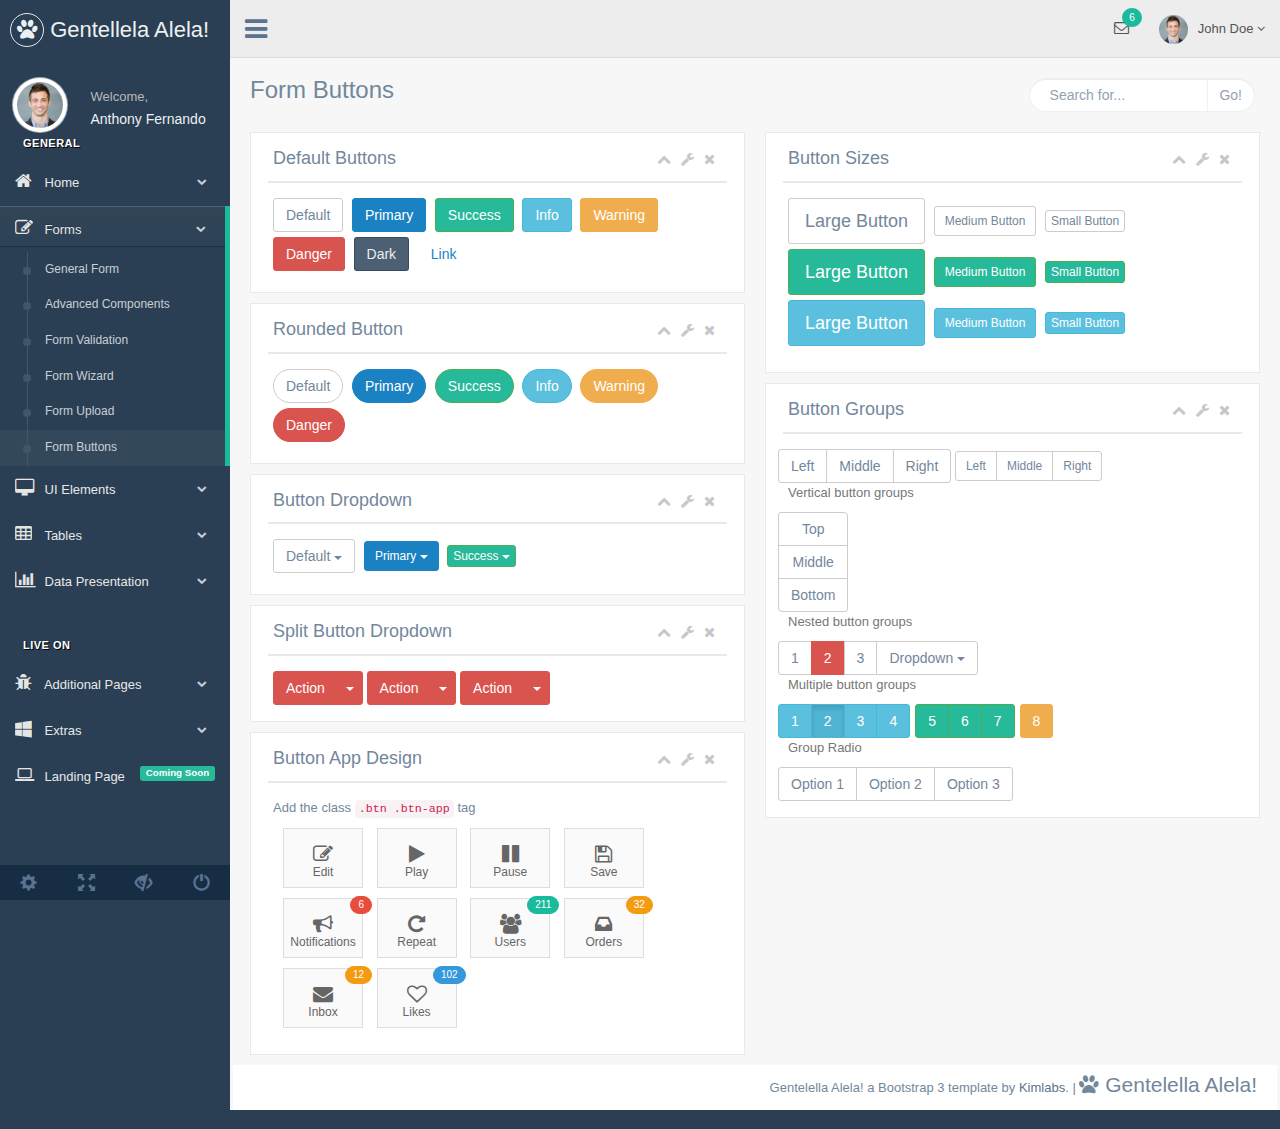
<file: form_buttons.html>
<!DOCTYPE html>
<html lang="en">

<head>
    <meta http-equiv="Content-Type" content="text/html; charset=UTF-8">
    <!-- Meta, title, CSS, favicons, etc. -->
    <meta charset="utf-8">
    <meta http-equiv="X-UA-Compatible" content="IE=edge">
    <meta name="viewport" content="width=device-width, initial-scale=1">

    <title>Gentallela Alela! | </title>

    <!-- Bootstrap core CSS -->

    <link href="css/bootstrap.min.css" rel="stylesheet">

    <link href="fonts/css/font-awesome.min.css" rel="stylesheet">
    <link href="css/animate.min.css" rel="stylesheet">

    <!-- Custom styling plus plugins -->
    <link href="css/custom.css" rel="stylesheet">
    <link href="css/icheck/flat/green.css" rel="stylesheet">


    <script src="js/jquery.min.js"></script>

    <!--[if lt IE 9]>
        <script src="../assets/js/ie8-responsive-file-warning.js"></script>
        <![endif]-->

    <!-- HTML5 shim and Respond.js for IE8 support of HTML5 elements and media queries -->
    <!--[if lt IE 9]>
          <script src="https://oss.maxcdn.com/html5shiv/3.7.2/html5shiv.min.js"></script>
          <script src="https://oss.maxcdn.com/respond/1.4.2/respond.min.js"></script>
        <![endif]-->

</head>


<body class="nav-md">

    <div class="container body">


        <div class="main_container">

            <div class="col-md-3 left_col">
                <div class="left_col scroll-view">

                    <div class="navbar nav_title" style="border: 0;">
                        <a href="index.html" class="site_title"><i class="fa fa-paw"></i> <span>Gentellela Alela!</span></a>
                    </div>
                    <div class="clearfix"></div>


                    <!-- menu prile quick info -->
                    <div class="profile">
                        <div class="profile_pic">
                            <img src="images/img.jpg" alt="..." class="img-circle profile_img">
                        </div>
                        <div class="profile_info">
                            <span>Welcome,</span>
                            <h2>Anthony Fernando</h2>
                        </div>
                    </div>
                    <!-- /menu prile quick info -->

                    <br />

                    <!-- sidebar menu -->
                    <div id="sidebar-menu" class="main_menu_side hidden-print main_menu">

                        <div class="menu_section">
                            <h3>General</h3>
                            <ul class="nav side-menu">
                                <li><a><i class="fa fa-home"></i> Home <span class="fa fa-chevron-down"></span></a>
                                    <ul class="nav child_menu" style="display: none">
                                        <li><a href="index.html">Dashboard</a>
                                        </li>
                                        <li><a href="index2.html">Dashboard2</a>
                                        </li>
                                        <li><a href="index3.html">Dashboard3</a>
                                        </li>
                                    </ul>
                                </li>
                                <li><a><i class="fa fa-edit"></i> Forms <span class="fa fa-chevron-down"></span></a>
                                    <ul class="nav child_menu" style="display: none">
                                        <li><a href="form.html">General Form</a>
                                        </li>
                                        <li><a href="form_advanced.html">Advanced Components</a>
                                        </li>
                                        <li><a href="form_validation.html">Form Validation</a>
                                        </li>
                                        <li><a href="form_wizards.html">Form Wizard</a>
                                        </li>
                                        <li><a href="form_upload.html">Form Upload</a>
                                        </li>
                                        <li><a href="form_buttons.html">Form Buttons</a>
                                        </li>
                                    </ul>
                                </li>
                                <li><a><i class="fa fa-desktop"></i> UI Elements <span class="fa fa-chevron-down"></span></a>
                                    <ul class="nav child_menu" style="display: none">
                                        <li><a href="general_elements.html">General Elements</a>
                                        </li>
                                        <li><a href="media_gallery.html">Media Gallery</a>
                                        </li>
                                        <li><a href="typography.html">Typography</a>
                                        </li>
                                        <li><a href="icons.html">Icons</a>
                                        </li>
                                        <li><a href="glyphicons.html">Glyphicons</a>
                                        </li>
                                        <li><a href="widgets.html">Widgets</a>
                                        </li>
                                        <li><a href="invoice.html">Invoice</a>
                                        </li>
                                        <li><a href="inbox.html">Inbox</a>
                                        </li>
                                        <li><a href="calender.html">Calender</a>
                                        </li>
                                    </ul>
                                </li>
                                <li><a><i class="fa fa-table"></i> Tables <span class="fa fa-chevron-down"></span></a>
                                    <ul class="nav child_menu" style="display: none">
                                        <li><a href="tables.html">Tables</a>
                                        </li>
                                        <li><a href="tables_dynamic.html">Table Dynamic</a>
                                        </li>
                                    </ul>
                                </li>
                                <li><a><i class="fa fa-bar-chart-o"></i> Data Presentation <span class="fa fa-chevron-down"></span></a>
                                    <ul class="nav child_menu" style="display: none">
                                        <li><a href="chartjs.html">Chart JS</a>
                                        </li>
                                        <li><a href="chartjs2.html">Chart JS2</a>
                                        </li>
                                        <li><a href="morisjs.html">Moris JS</a>
                                        </li>
                                        <li><a href="echarts.html">ECharts </a>
                                        </li>
                                        <li><a href="other_charts.html">Other Charts </a>
                                        </li>
                                    </ul>
                                </li>
                            </ul>
                        </div>
                        <div class="menu_section">
                            <h3>Live On</h3>
                            <ul class="nav side-menu">
                                <li><a><i class="fa fa-bug"></i> Additional Pages <span class="fa fa-chevron-down"></span></a>
                                    <ul class="nav child_menu" style="display: none">
                                        <li><a href="e_commerce.html">E-commerce</a>
                                        </li>
                                        <li><a href="projects.html">Projects</a>
                                        </li>
                                        <li><a href="project_detail.html">Project Detail</a>
                                        </li>
                                        <li><a href="contacts.html">Contacts</a>
                                        </li>
                                        <li><a href="profile.html">Profile</a>
                                        </li>
                                    </ul>
                                </li>
                                <li><a><i class="fa fa-windows"></i> Extras <span class="fa fa-chevron-down"></span></a>
                                    <ul class="nav child_menu" style="display: none">
                                        <li><a href="page_404.html">404 Error</a>
                                        </li>
                                        <li><a href="page_500.html">500 Error</a>
                                        </li>
                                        <li><a href="plain_page.html">Plain Page</a>
                                        </li>
                                        <li><a href="login.html">Login Page</a>
                                        </li>
                                        <li><a href="pricing_tables.html">Pricing Tables</a>
                                        </li>

                                    </ul>
                                </li>
                                <li><a><i class="fa fa-laptop"></i> Landing Page <span class="label label-success pull-right">Coming Soon</span></a>
                                </li>
                            </ul>
                        </div>

                    </div>
                    <!-- /sidebar menu -->

                    <!-- /menu footer buttons -->
                    <div class="sidebar-footer hidden-small">
                        <a data-toggle="tooltip" data-placement="top" title="Settings">
                            <span class="glyphicon glyphicon-cog" aria-hidden="true"></span>
                        </a>
                        <a data-toggle="tooltip" data-placement="top" title="FullScreen">
                            <span class="glyphicon glyphicon-fullscreen" aria-hidden="true"></span>
                        </a>
                        <a data-toggle="tooltip" data-placement="top" title="Lock">
                            <span class="glyphicon glyphicon-eye-close" aria-hidden="true"></span>
                        </a>
                        <a data-toggle="tooltip" data-placement="top" title="Logout">
                            <span class="glyphicon glyphicon-off" aria-hidden="true"></span>
                        </a>
                    </div>
                    <!-- /menu footer buttons -->
                </div>
            </div>

            <!-- top navigation -->
            <div class="top_nav">

                <div class="nav_menu">
                    <nav class="" role="navigation">
                        <div class="nav toggle">
                            <a id="menu_toggle"><i class="fa fa-bars"></i></a>
                        </div>

                        <ul class="nav navbar-nav navbar-right">
                            <li class="">
                                <a href="javascript:;" class="user-profile dropdown-toggle" data-toggle="dropdown" aria-expanded="false">
                                    <img src="images/img.jpg" alt="">John Doe
                                    <span class=" fa fa-angle-down"></span>
                                </a>
                                <ul class="dropdown-menu dropdown-usermenu animated fadeInDown pull-right">
                                    <li><a href="javascript:;">  Profile</a>
                                    </li>
                                    <li>
                                        <a href="javascript:;">
                                            <span class="badge bg-red pull-right">50%</span>
                                            <span>Settings</span>
                                        </a>
                                    </li>
                                    <li>
                                        <a href="javascript:;">Help</a>
                                    </li>
                                    <li><a href="login.html"><i class="fa fa-sign-out pull-right"></i> Log Out</a>
                                    </li>
                                </ul>
                            </li>

                            <li role="presentation" class="dropdown">
                                <a href="javascript:;" class="dropdown-toggle info-number" data-toggle="dropdown" aria-expanded="false">
                                    <i class="fa fa-envelope-o"></i>
                                    <span class="badge bg-green">6</span>
                                </a>
                                <ul id="menu1" class="dropdown-menu list-unstyled msg_list animated fadeInDown" role="menu">
                                    <li>
                                        <a>
                                            <span class="image">
                                        <img src="images/img.jpg" alt="Profile Image" />
                                    </span>
                                            <span>
                                        <span>John Smith</span>
                                            <span class="time">3 mins ago</span>
                                            </span>
                                            <span class="message">
                                        Film festivals used to be do-or-die moments for movie makers. They were where... 
                                    </span>
                                        </a>
                                    </li>
                                    <li>
                                        <a>
                                            <span class="image">
                                        <img src="images/img.jpg" alt="Profile Image" />
                                    </span>
                                            <span>
                                        <span>John Smith</span>
                                            <span class="time">3 mins ago</span>
                                            </span>
                                            <span class="message">
                                        Film festivals used to be do-or-die moments for movie makers. They were where... 
                                    </span>
                                        </a>
                                    </li>
                                    <li>
                                        <a>
                                            <span class="image">
                                        <img src="images/img.jpg" alt="Profile Image" />
                                    </span>
                                            <span>
                                        <span>John Smith</span>
                                            <span class="time">3 mins ago</span>
                                            </span>
                                            <span class="message">
                                        Film festivals used to be do-or-die moments for movie makers. They were where... 
                                    </span>
                                        </a>
                                    </li>
                                    <li>
                                        <a>
                                            <span class="image">
                                        <img src="images/img.jpg" alt="Profile Image" />
                                    </span>
                                            <span>
                                        <span>John Smith</span>
                                            <span class="time">3 mins ago</span>
                                            </span>
                                            <span class="message">
                                        Film festivals used to be do-or-die moments for movie makers. They were where... 
                                    </span>
                                        </a>
                                    </li>
                                    <li>
                                        <div class="text-center">
                                            <a>
                                                <strong>See All Alerts</strong>
                                                <i class="fa fa-angle-right"></i>
                                            </a>
                                        </div>
                                    </li>
                                </ul>
                            </li>

                        </ul>
                    </nav>
                </div>

            </div>
            <!-- /top navigation -->

            <!-- page content -->

            <div class="right_col" role="main">
                <div class="">

                    <div class="page-title">
                        <div class="title_left">
                            <h3>Form Buttons</h3>
                        </div>

                        <div class="title_right">
                            <div class="col-md-5 col-sm-5 col-xs-12 form-group pull-right top_search">
                                <div class="input-group">
                                    <input type="text" class="form-control" placeholder="Search for...">
                                    <span class="input-group-btn">
                            <button class="btn btn-default" type="button">Go!</button>
                        </span>
                                </div>
                            </div>
                        </div>
                    </div>
                    <div class="clearfix"></div>

                    <div class="row">

                        <div class="col-md-6">

                            <div class="x_panel">
                                <div class="x_title">
                                    <h2>Default Buttons </h2>
                                    <ul class="nav navbar-right panel_toolbox">
                                        <li><a class="collapse-link"><i class="fa fa-chevron-up"></i></a>
                                        </li>
                                        <li class="dropdown">
                                            <a href="#" class="dropdown-toggle" data-toggle="dropdown" role="button" aria-expanded="false"><i class="fa fa-wrench"></i></a>
                                            <ul class="dropdown-menu" role="menu">
                                                <li><a href="#">Settings 1</a>
                                                </li>
                                                <li><a href="#">Settings 2</a>
                                                </li>
                                            </ul>
                                        </li>
                                        <li><a class="close-link"><i class="fa fa-close"></i></a>
                                        </li>
                                    </ul>
                                    <div class="clearfix"></div>
                                </div>
                                <div class="x_content">
                                    <button type="button" class="btn btn-default">Default</button>

                                    <button type="button" class="btn btn-primary">Primary</button>

                                    <button type="button" class="btn btn-success">Success</button>

                                    <button type="button" class="btn btn-info">Info</button>

                                    <button type="button" class="btn btn-warning">Warning</button>

                                    <button type="button" class="btn btn-danger">Danger</button>

                                    <button type="button" class="btn btn-dark">Dark</button>

                                    <button type="button" class="btn btn-link">Link</button>
                                </div>
                            </div>


                            <div class="x_panel">
                                <div class="x_title">
                                    <h2>Rounded Button</h2>
                                    <ul class="nav navbar-right panel_toolbox">
                                        <li><a class="collapse-link"><i class="fa fa-chevron-up"></i></a>
                                        </li>
                                        <li class="dropdown">
                                            <a href="#" class="dropdown-toggle" data-toggle="dropdown" role="button" aria-expanded="false"><i class="fa fa-wrench"></i></a>
                                            <ul class="dropdown-menu" role="menu">
                                                <li><a href="#">Settings 1</a>
                                                </li>
                                                <li><a href="#">Settings 2</a>
                                                </li>
                                            </ul>
                                        </li>
                                        <li><a class="close-link"><i class="fa fa-close"></i></a>
                                        </li>
                                    </ul>
                                    <div class="clearfix"></div>
                                </div>
                                <div class="x_content">
                                    <button type="button" class="btn btn-round btn-default">Default</button>
                                    <button type="button" class="btn btn-round btn-primary">Primary</button>
                                    <button type="button" class="btn btn-round btn-success">Success</button>
                                    <button type="button" class="btn btn-round btn-info">Info</button>
                                    <button type="button" class="btn btn-round btn-warning">Warning</button>
                                    <button type="button" class="btn btn-round btn-danger">Danger</button>
                                </div>
                            </div>

                            <div class="x_panel">
                                <div class="x_title">
                                    <h2>Button Dropdown</h2>
                                    <ul class="nav navbar-right panel_toolbox">
                                        <li><a class="collapse-link"><i class="fa fa-chevron-up"></i></a>
                                        </li>
                                        <li class="dropdown">
                                            <a href="#" class="dropdown-toggle" data-toggle="dropdown" role="button" aria-expanded="false"><i class="fa fa-wrench"></i></a>
                                            <ul class="dropdown-menu" role="menu">
                                                <li><a href="#">Settings 1</a>
                                                </li>
                                                <li><a href="#">Settings 2</a>
                                                </li>
                                            </ul>
                                        </li>
                                        <li><a class="close-link"><i class="fa fa-close"></i></a>
                                        </li>
                                    </ul>
                                    <div class="clearfix"></div>
                                </div>
                                <div class="x_content">

                                    <button data-toggle="dropdown" class="btn btn-default dropdown-toggle" type="button" aria-expanded="false">Default <span class="caret"></span>
                                    </button>
                                    <ul role="menu" class="dropdown-menu">
                                        <li><a href="#">Action</a>
                                        </li>
                                        <li><a href="#">Another action</a>
                                        </li>
                                        <li><a href="#">Something else here</a>
                                        </li>
                                        <li class="divider"></li>
                                        <li><a href="#">Separated link</a>
                                        </li>
                                    </ul>

                                    <button data-toggle="dropdown" class="btn btn-primary dropdown-toggle btn-sm" type="button" aria-expanded="false">Primary <span class="caret"></span>
                                    </button>
                                    <ul role="menu" class="dropdown-menu">
                                        <li><a href="#">Action</a>
                                        </li>
                                        <li><a href="#">Another action</a>
                                        </li>
                                        <li><a href="#">Something else here</a>
                                        </li>
                                        <li class="divider"></li>
                                        <li><a href="#">Separated link</a>
                                        </li>
                                    </ul>

                                    <button data-toggle="dropdown" class="btn btn-success dropdown-toggle btn-xs" type="button">Success <span class="caret"></span>
                                    </button>
                                    <ul role="menu" class="dropdown-menu">
                                        <li><a href="#">Action</a>
                                        </li>
                                        <li><a href="#">Another action</a>
                                        </li>
                                        <li><a href="#">Something else here</a>
                                        </li>
                                        <li class="divider"></li>
                                        <li><a href="#">Separated link</a>
                                        </li>
                                    </ul>


                                </div>
                            </div>


                            <div class="x_panel">
                                <div class="x_title">
                                    <h2>Split Button Dropdown</h2>
                                    <ul class="nav navbar-right panel_toolbox">
                                        <li><a class="collapse-link"><i class="fa fa-chevron-up"></i></a>
                                        </li>
                                        <li class="dropdown">
                                            <a href="#" class="dropdown-toggle" data-toggle="dropdown" role="button" aria-expanded="false"><i class="fa fa-wrench"></i></a>
                                            <ul class="dropdown-menu" role="menu">
                                                <li><a href="#">Settings 1</a>
                                                </li>
                                                <li><a href="#">Settings 2</a>
                                                </li>
                                            </ul>
                                        </li>
                                        <li><a class="close-link"><i class="fa fa-close"></i></a>
                                        </li>
                                    </ul>
                                    <div class="clearfix"></div>
                                </div>
                                <div class="x_content">

                                    <!-- Split button -->
                                    <div class="btn-group">
                                        <button type="button" class="btn btn-danger">Action</button>
                                        <button type="button" class="btn btn-danger dropdown-toggle" data-toggle="dropdown" aria-expanded="false">
                                            <span class="caret"></span>
                                            <span class="sr-only">Toggle Dropdown</span>
                                        </button>
                                        <ul class="dropdown-menu" role="menu">
                                            <li><a href="#">Action</a>
                                            </li>
                                            <li><a href="#">Another action</a>
                                            </li>
                                            <li><a href="#">Something else here</a>
                                            </li>
                                            <li class="divider"></li>
                                            <li><a href="#">Separated link</a>
                                            </li>
                                        </ul>
                                    </div>

                                    <!-- Split button -->
                                    <div class="btn-group">
                                        <button type="button" class="btn btn-danger">Action</button>
                                        <button type="button" class="btn btn-danger dropdown-toggle" data-toggle="dropdown" aria-expanded="false">
                                            <span class="caret"></span>
                                            <span class="sr-only">Toggle Dropdown</span>
                                        </button>
                                        <ul class="dropdown-menu" role="menu">
                                            <li><a href="#">Action</a>
                                            </li>
                                            <li><a href="#">Another action</a>
                                            </li>
                                            <li><a href="#">Something else here</a>
                                            </li>
                                            <li class="divider"></li>
                                            <li><a href="#">Separated link</a>
                                            </li>
                                        </ul>
                                    </div>

                                    <!-- Split button -->
                                    <div class="btn-group">
                                        <button type="button" class="btn btn-danger">Action</button>
                                        <button type="button" class="btn btn-danger dropdown-toggle" data-toggle="dropdown" aria-expanded="false">
                                            <span class="caret"></span>
                                            <span class="sr-only">Toggle Dropdown</span>
                                        </button>
                                        <ul class="dropdown-menu" role="menu">
                                            <li><a href="#">Action</a>
                                            </li>
                                            <li><a href="#">Another action</a>
                                            </li>
                                            <li><a href="#">Something else here</a>
                                            </li>
                                            <li class="divider"></li>
                                            <li><a href="#">Separated link</a>
                                            </li>
                                        </ul>
                                    </div>


                                </div>
                            </div>


                            <div class="x_panel">
                                <div class="x_title">
                                    <h2>Button App Design</h2>
                                    <ul class="nav navbar-right panel_toolbox">
                                        <li><a class="collapse-link"><i class="fa fa-chevron-up"></i></a>
                                        </li>
                                        <li class="dropdown">
                                            <a href="#" class="dropdown-toggle" data-toggle="dropdown" role="button" aria-expanded="false"><i class="fa fa-wrench"></i></a>
                                            <ul class="dropdown-menu" role="menu">
                                                <li><a href="#">Settings 1</a>
                                                </li>
                                                <li><a href="#">Settings 2</a>
                                                </li>
                                            </ul>
                                        </li>
                                        <li><a class="close-link"><i class="fa fa-close"></i></a>
                                        </li>
                                    </ul>
                                    <div class="clearfix"></div>
                                </div>
                                <div class="x_content">
                                    <p>Add the class <code>.btn .btn-app</code> tag</p>
                                    <a class="btn btn-app">
                                        <i class="fa fa-edit"></i> Edit
                                    </a>
                                    <a class="btn btn-app">
                                        <i class="fa fa-play"></i> Play
                                    </a>
                                    <a class="btn btn-app">
                                        <i class="fa fa-pause"></i> Pause
                                    </a>
                                    <a class="btn btn-app">
                                        <i class="fa fa-save"></i> Save
                                    </a>
                                    <a class="btn btn-app">
                                        <span class="badge bg-red">6</span>
                                        <i class="fa fa-bullhorn"></i> Notifications
                                    </a>
                                    <a class="btn btn-app">
                                        <i class="fa fa-repeat"></i> Repeat
                                    </a>
                                    <a class="btn btn-app">
                                        <span class="badge bg-green">211</span>
                                        <i class="fa fa-users"></i> Users
                                    </a>
                                    <a class="btn btn-app">
                                        <span class="badge bg-orange">32</span>
                                        <i class="fa fa-inbox"></i> Orders
                                    </a>
                                    <a class="btn btn-app">
                                        <span class="badge bg-orange">12</span>
                                        <i class="fa fa-envelope"></i> Inbox
                                    </a>
                                    <a class="btn btn-app">
                                        <span class="badge bg-blue">102</span>
                                        <i class="fa fa-heart-o"></i> Likes
                                    </a>
                                </div>
                            </div>

                        </div>

                        <div class="col-md-6">

                            <div class="x_panel">
                                <div class="x_title">
                                    <h2>Button Sizes</h2>
                                    <ul class="nav navbar-right panel_toolbox">
                                        <li><a class="collapse-link"><i class="fa fa-chevron-up"></i></a>
                                        </li>
                                        <li class="dropdown">
                                            <a href="#" class="dropdown-toggle" data-toggle="dropdown" role="button" aria-expanded="false"><i class="fa fa-wrench"></i></a>
                                            <ul class="dropdown-menu" role="menu">
                                                <li><a href="#">Settings 1</a>
                                                </li>
                                                <li><a href="#">Settings 2</a>
                                                </li>
                                            </ul>
                                        </li>
                                        <li><a class="close-link"><i class="fa fa-close"></i></a>
                                        </li>
                                    </ul>
                                    <div class="clearfix"></div>
                                </div>
                                <div class="x_content">
                                    <div class="buttons">
                                        <!-- Standard button -->
                                        <button type="button" class="btn btn-default btn-lg">Large Button</button>
                                        <button type="button" class="btn btn-default btn-sm">Medium Button</button>
                                        <button type="button" class="btn btn-default btn-xs">Small Button</button>
                                        <br>

                                        <button type="button" class="btn btn-success btn-lg">Large Button</button>
                                        <button type="button" class="btn btn-success btn-sm">Medium Button</button>
                                        <button type="button" class="btn btn-success btn-xs">Small Button</button>
                                        <br>

                                        <button type="button" class="btn btn-info btn-lg">Large Button</button>
                                        <button type="button" class="btn btn-info btn-sm">Medium Button</button>
                                        <button type="button" class="btn btn-info btn-xs">Small Button</button>
                                        <br>
                                    </div>
                                </div>

                            </div>


                            <div class="x_panel">
                                <div class="x_title">
                                    <h2>Button Groups</h2>
                                    <ul class="nav navbar-right panel_toolbox">
                                        <li><a class="collapse-link"><i class="fa fa-chevron-up"></i></a>
                                        </li>
                                        <li class="dropdown">
                                            <a href="#" class="dropdown-toggle" data-toggle="dropdown" role="button" aria-expanded="false"><i class="fa fa-wrench"></i></a>
                                            <ul class="dropdown-menu" role="menu">
                                                <li><a href="#">Settings 1</a>
                                                </li>
                                                <li><a href="#">Settings 2</a>
                                                </li>
                                            </ul>
                                        </li>
                                        <li><a class="close-link"><i class="fa fa-close"></i></a>
                                        </li>
                                    </ul>
                                    <div class="clearfix"></div>
                                </div>
                                <div class="x_content">
                                    <div class="row">
                                        <div class="btn-group">
                                            <button class="btn btn-default" type="button">Left</button>
                                            <button class="btn btn-default" type="button">Middle</button>
                                            <button class="btn btn-default" type="button">Right</button>
                                        </div>
                                        <div class="btn-group  btn-group-sm">
                                            <button class="btn btn-default" type="button">Left</button>
                                            <button class="btn btn-default" type="button">Middle</button>
                                            <button class="btn btn-default" type="button">Right</button>
                                        </div>
                                    </div>
                                    <p class="text-muted">Vertical button groups</p>
                                    <div class="row">
                                        <div class="btn-group-vertical">
                                            <button class="btn btn-default" type="button">Top</button>
                                            <button class="btn btn-default" type="button">Middle</button>
                                            <button class="btn btn-default" type="button">Bottom</button>
                                        </div>
                                    </div>
                                    <p class="text-muted">Nested button groups</p>
                                    <div class="row">
                                        <div class="btn-group">
                                            <button class="btn btn-default" type="button">1</button>
                                            <button class="btn btn-danger" type="button">2</button>
                                            <button class="btn btn-default" type="button">3</button>
                                            <div class="btn-group">
                                                <button data-toggle="dropdown" class="btn btn-default dropdown-toggle" type="button"> Dropdown <span class="caret"></span> </button>
                                                <ul class="dropdown-menu">
                                                    <li><a href="#">Dropdown link 1</a>
                                                    </li>
                                                    <li><a href="#">Dropdown link 2</a>
                                                    </li>
                                                    <li><a href="#">Dropdown link 3</a>
                                                    </li>
                                                </ul>
                                            </div>
                                        </div>
                                    </div>

                                    <p class="text-muted">Multiple button groups</p>
                                    <div class="row">
                                        <div class="btn-toolbar">
                                            <div class="btn-group">
                                                <button class="btn btn-info" type="button">1</button>
                                                <button class="btn btn-info active" type="button">2</button>
                                                <button class="btn btn-info" type="button">3</button>
                                                <button class="btn btn-info" type="button">4</button>
                                            </div>
                                            <div class="btn-group">
                                                <button class="btn btn-success" type="button">5</button>
                                                <button class="btn btn-success" type="button">6</button>
                                                <button class="btn btn-success" type="button">7</button>
                                            </div>
                                            <div class="btn-group">
                                                <button class="btn btn-warning" type="button">8</button>
                                            </div>
                                        </div>
                                    </div>

                                    <p class="text-muted">Group Radio</p>
                                    <div class="row">
                                        <div class="btn-group" data-toggle="buttons">
                                            <label class="btn btn-default">
                                                <input type="radio" name="options" id="option1"> Option 1
                                            </label>
                                            <label class="btn btn-default">
                                                <input type="radio" name="options" id="option2"> Option 2
                                            </label>
                                            <label class="btn btn-default">
                                                <input type="radio" name="options" id="option3"> Option 3
                                            </label>
                                        </div>
                                    </div>
                                </div>
                            </div>

                        </div>
                    </div>
                </div>

                <!-- footer content -->
                <footer>
                    <div class="">
                        <p class="pull-right">Gentelella Alela! a Bootstrap 3 template by <a>Kimlabs</a>. |
                            <span class="lead"> <i class="fa fa-paw"></i> Gentelella Alela!</span>
                        </p>
                    </div>
                    <div class="clearfix"></div>
                </footer>
                <!-- /footer content -->

            </div>
            <!-- /page content -->
        </div>

    </div>

    <div id="custom_notifications" class="custom-notifications dsp_none">
        <ul class="list-unstyled notifications clearfix" data-tabbed_notifications="notif-group">
        </ul>
        <div class="clearfix"></div>
        <div id="notif-group" class="tabbed_notifications"></div>
    </div>

    <script src="js/bootstrap.min.js"></script>

    <!-- chart js -->
    <script src="js/chartjs/chart.min.js"></script>
    <!-- bootstrap progress js -->
    <script src="js/progressbar/bootstrap-progressbar.min.js"></script>
    <script src="js/nicescroll/jquery.nicescroll.min.js"></script>
    <!-- icheck -->
    <script src="js/icheck/icheck.min.js"></script>

    <script src="js/custom.js"></script>

</body>

</html>
</file>
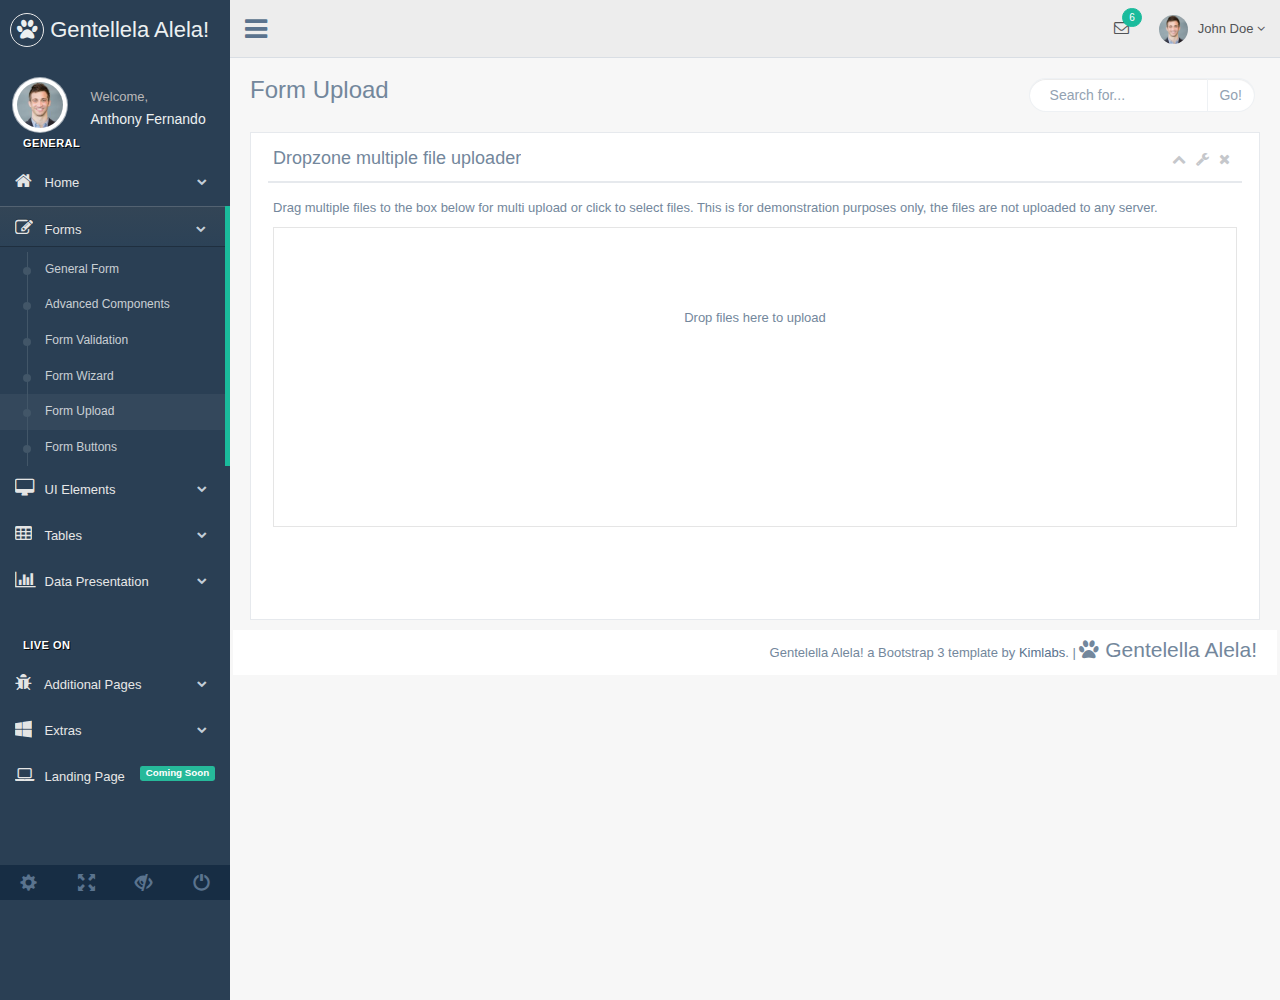
<file: form_upload.html>
<!DOCTYPE html>
<html lang="en">

<head>
    <meta http-equiv="Content-Type" content="text/html; charset=UTF-8">
    <!-- Meta, title, CSS, favicons, etc. -->
    <meta charset="utf-8">
    <meta http-equiv="X-UA-Compatible" content="IE=edge">
    <meta name="viewport" content="width=device-width, initial-scale=1">

    <title>Gentallela Alela! | </title>

    <!-- Bootstrap core CSS -->

    <link href="css/bootstrap.min.css" rel="stylesheet">

    <link href="fonts/css/font-awesome.min.css" rel="stylesheet">
    <link href="css/animate.min.css" rel="stylesheet">

    <!-- Custom styling plus plugins -->
    <link href="css/custom.css" rel="stylesheet">
    <link href="css/icheck/flat/green.css" rel="stylesheet">


    <script src="js/jquery.min.js"></script>

    <!--[if lt IE 9]>
        <script src="../assets/js/ie8-responsive-file-warning.js"></script>
        <![endif]-->

    <!-- HTML5 shim and Respond.js for IE8 support of HTML5 elements and media queries -->
    <!--[if lt IE 9]>
          <script src="https://oss.maxcdn.com/html5shiv/3.7.2/html5shiv.min.js"></script>
          <script src="https://oss.maxcdn.com/respond/1.4.2/respond.min.js"></script>
        <![endif]-->

</head>


<body class="nav-md">

    <div class="container body">


        <div class="main_container">

            <div class="col-md-3 left_col">
                <div class="left_col scroll-view">

                    <div class="navbar nav_title" style="border: 0;">
                        <a href="index.html" class="site_title"><i class="fa fa-paw"></i> <span>Gentellela Alela!</span></a>
                    </div>
                    <div class="clearfix"></div>


                    <!-- menu prile quick info -->
                    <div class="profile">
                        <div class="profile_pic">
                            <img src="images/img.jpg" alt="..." class="img-circle profile_img">
                        </div>
                        <div class="profile_info">
                            <span>Welcome,</span>
                            <h2>Anthony Fernando</h2>
                        </div>
                    </div>
                    <!-- /menu prile quick info -->

                    <br />

                    <!-- sidebar menu -->
                    <div id="sidebar-menu" class="main_menu_side hidden-print main_menu">

                        <div class="menu_section">
                            <h3>General</h3>
                            <ul class="nav side-menu">
                                <li><a><i class="fa fa-home"></i> Home <span class="fa fa-chevron-down"></span></a>
                                    <ul class="nav child_menu" style="display: none">
                                        <li><a href="index.html">Dashboard</a>
                                        </li>
                                        <li><a href="index2.html">Dashboard2</a>
                                        </li>
                                        <li><a href="index3.html">Dashboard3</a>
                                        </li>
                                    </ul>
                                </li>
                                <li><a><i class="fa fa-edit"></i> Forms <span class="fa fa-chevron-down"></span></a>
                                    <ul class="nav child_menu" style="display: none">
                                        <li><a href="form.html">General Form</a>
                                        </li>
                                        <li><a href="form_advanced.html">Advanced Components</a>
                                        </li>
                                        <li><a href="form_validation.html">Form Validation</a>
                                        </li>
                                        <li><a href="form_wizards.html">Form Wizard</a>
                                        </li>
                                        <li><a href="form_upload.html">Form Upload</a>
                                        </li>
                                        <li><a href="form_buttons.html">Form Buttons</a>
                                        </li>
                                    </ul>
                                </li>
                                <li><a><i class="fa fa-desktop"></i> UI Elements <span class="fa fa-chevron-down"></span></a>
                                    <ul class="nav child_menu" style="display: none">
                                        <li><a href="general_elements.html">General Elements</a>
                                        </li>
                                        <li><a href="media_gallery.html">Media Gallery</a>
                                        </li>
                                        <li><a href="typography.html">Typography</a>
                                        </li>
                                        <li><a href="icons.html">Icons</a>
                                        </li>
                                        <li><a href="glyphicons.html">Glyphicons</a>
                                        </li>
                                        <li><a href="widgets.html">Widgets</a>
                                        </li>
                                        <li><a href="invoice.html">Invoice</a>
                                        </li>
                                        <li><a href="inbox.html">Inbox</a>
                                        </li>
                                        <li><a href="calender.html">Calender</a>
                                        </li>
                                    </ul>
                                </li>
                                <li><a><i class="fa fa-table"></i> Tables <span class="fa fa-chevron-down"></span></a>
                                    <ul class="nav child_menu" style="display: none">
                                        <li><a href="tables.html">Tables</a>
                                        </li>
                                        <li><a href="tables_dynamic.html">Table Dynamic</a>
                                        </li>
                                    </ul>
                                </li>
                                <li><a><i class="fa fa-bar-chart-o"></i> Data Presentation <span class="fa fa-chevron-down"></span></a>
                                    <ul class="nav child_menu" style="display: none">
                                        <li><a href="chartjs.html">Chart JS</a>
                                        </li>
                                        <li><a href="chartjs2.html">Chart JS2</a>
                                        </li>
                                        <li><a href="morisjs.html">Moris JS</a>
                                        </li>
                                        <li><a href="echarts.html">ECharts </a>
                                        </li>
                                        <li><a href="other_charts.html">Other Charts </a>
                                        </li>
                                    </ul>
                                </li>
                            </ul>
                        </div>
                        <div class="menu_section">
                            <h3>Live On</h3>
                            <ul class="nav side-menu">
                                <li><a><i class="fa fa-bug"></i> Additional Pages <span class="fa fa-chevron-down"></span></a>
                                    <ul class="nav child_menu" style="display: none">
                                        <li><a href="e_commerce.html">E-commerce</a>
                                        </li>
                                        <li><a href="projects.html">Projects</a>
                                        </li>
                                        <li><a href="project_detail.html">Project Detail</a>
                                        </li>
                                        <li><a href="contacts.html">Contacts</a>
                                        </li>
                                        <li><a href="profile.html">Profile</a>
                                        </li>
                                    </ul>
                                </li>
                                <li><a><i class="fa fa-windows"></i> Extras <span class="fa fa-chevron-down"></span></a>
                                    <ul class="nav child_menu" style="display: none">
                                        <li><a href="page_404.html">404 Error</a>
                                        </li>
                                        <li><a href="page_500.html">500 Error</a>
                                        </li>
                                        <li><a href="plain_page.html">Plain Page</a>
                                        </li>
                                        <li><a href="login.html">Login Page</a>
                                        </li>
                                        <li><a href="pricing_tables.html">Pricing Tables</a>
                                        </li>

                                    </ul>
                                </li>
                                <li><a><i class="fa fa-laptop"></i> Landing Page <span class="label label-success pull-right">Coming Soon</span></a>
                                </li>
                            </ul>
                        </div>

                    </div>
                    <!-- /sidebar menu -->

                    <!-- /menu footer buttons -->
                    <div class="sidebar-footer hidden-small">
                        <a data-toggle="tooltip" data-placement="top" title="Settings">
                            <span class="glyphicon glyphicon-cog" aria-hidden="true"></span>
                        </a>
                        <a data-toggle="tooltip" data-placement="top" title="FullScreen">
                            <span class="glyphicon glyphicon-fullscreen" aria-hidden="true"></span>
                        </a>
                        <a data-toggle="tooltip" data-placement="top" title="Lock">
                            <span class="glyphicon glyphicon-eye-close" aria-hidden="true"></span>
                        </a>
                        <a data-toggle="tooltip" data-placement="top" title="Logout">
                            <span class="glyphicon glyphicon-off" aria-hidden="true"></span>
                        </a>
                    </div>
                    <!-- /menu footer buttons -->
                </div>
            </div>

            <!-- top navigation -->
            <div class="top_nav">

                <div class="nav_menu">
                    <nav class="" role="navigation">
                        <div class="nav toggle">
                            <a id="menu_toggle"><i class="fa fa-bars"></i></a>
                        </div>

                        <ul class="nav navbar-nav navbar-right">
                            <li class="">
                                <a href="javascript:;" class="user-profile dropdown-toggle" data-toggle="dropdown" aria-expanded="false">
                                    <img src="images/img.jpg" alt="">John Doe
                                    <span class=" fa fa-angle-down"></span>
                                </a>
                                <ul class="dropdown-menu dropdown-usermenu animated fadeInDown pull-right">
                                    <li><a href="javascript:;">  Profile</a>
                                    </li>
                                    <li>
                                        <a href="javascript:;">
                                            <span class="badge bg-red pull-right">50%</span>
                                            <span>Settings</span>
                                        </a>
                                    </li>
                                    <li>
                                        <a href="javascript:;">Help</a>
                                    </li>
                                    <li><a href="login.html"><i class="fa fa-sign-out pull-right"></i> Log Out</a>
                                    </li>
                                </ul>
                            </li>

                            <li role="presentation" class="dropdown">
                                <a href="javascript:;" class="dropdown-toggle info-number" data-toggle="dropdown" aria-expanded="false">
                                    <i class="fa fa-envelope-o"></i>
                                    <span class="badge bg-green">6</span>
                                </a>
                                <ul id="menu1" class="dropdown-menu list-unstyled msg_list animated fadeInDown" role="menu">
                                    <li>
                                        <a>
                                            <span class="image">
                                        <img src="images/img.jpg" alt="Profile Image" />
                                    </span>
                                            <span>
                                        <span>John Smith</span>
                                            <span class="time">3 mins ago</span>
                                            </span>
                                            <span class="message">
                                        Film festivals used to be do-or-die moments for movie makers. They were where... 
                                    </span>
                                        </a>
                                    </li>
                                    <li>
                                        <a>
                                            <span class="image">
                                        <img src="images/img.jpg" alt="Profile Image" />
                                    </span>
                                            <span>
                                        <span>John Smith</span>
                                            <span class="time">3 mins ago</span>
                                            </span>
                                            <span class="message">
                                        Film festivals used to be do-or-die moments for movie makers. They were where... 
                                    </span>
                                        </a>
                                    </li>
                                    <li>
                                        <a>
                                            <span class="image">
                                        <img src="images/img.jpg" alt="Profile Image" />
                                    </span>
                                            <span>
                                        <span>John Smith</span>
                                            <span class="time">3 mins ago</span>
                                            </span>
                                            <span class="message">
                                        Film festivals used to be do-or-die moments for movie makers. They were where... 
                                    </span>
                                        </a>
                                    </li>
                                    <li>
                                        <a>
                                            <span class="image">
                                        <img src="images/img.jpg" alt="Profile Image" />
                                    </span>
                                            <span>
                                        <span>John Smith</span>
                                            <span class="time">3 mins ago</span>
                                            </span>
                                            <span class="message">
                                        Film festivals used to be do-or-die moments for movie makers. They were where... 
                                    </span>
                                        </a>
                                    </li>
                                    <li>
                                        <div class="text-center">
                                            <a>
                                                <strong>See All Alerts</strong>
                                                <i class="fa fa-angle-right"></i>
                                            </a>
                                        </div>
                                    </li>
                                </ul>
                            </li>

                        </ul>
                    </nav>
                </div>

            </div>
            <!-- /top navigation -->

            <!-- page content -->
            <div class="right_col" role="main">

                <div class="">
                    <div class="page-title">
                        <div class="title_left">
                            <h3>Form Upload </h3>
                        </div>

                        <div class="title_right">
                            <div class="col-md-5 col-sm-5 col-xs-12 form-group pull-right top_search">
                                <div class="input-group">
                                    <input type="text" class="form-control" placeholder="Search for...">
                                    <span class="input-group-btn">
                            <button class="btn btn-default" type="button">Go!</button>
                        </span>
                                </div>
                            </div>
                        </div>
                    </div>
                    <div class="clearfix"></div>

                    <div class="row">
                        <div class="col-md-12 col-sm-12 col-xs-12">
                            <div class="x_panel">
                                <div class="x_title">
                                    <h2>Dropzone multiple file uploader</h2>
                                    <ul class="nav navbar-right panel_toolbox">
                                        <li><a class="collapse-link"><i class="fa fa-chevron-up"></i></a>
                                        </li>
                                        <li class="dropdown">
                                            <a href="#" class="dropdown-toggle" data-toggle="dropdown" role="button" aria-expanded="false"><i class="fa fa-wrench"></i></a>
                                            <ul class="dropdown-menu" role="menu">
                                                <li><a href="#">Settings 1</a>
                                                </li>
                                                <li><a href="#">Settings 2</a>
                                                </li>
                                            </ul>
                                        </li>
                                        <li><a class="close-link"><i class="fa fa-close"></i></a>
                                        </li>
                                    </ul>
                                    <div class="clearfix"></div>
                                </div>
                                <div class="x_content">

                                    <p>Drag multiple files to the box below for multi upload or click to select files. This is for demonstration purposes only, the files are not uploaded to any server.</p>
                                    <form action="choices/form_upload.html" class="dropzone" style="border: 1px solid #e5e5e5; height: 300px; "></form>

                                    <br />
                                    <br />
                                    <br />
                                    <br />
                                </div>
                            </div>
                        </div>
                    </div>
                </div>

                <!-- footer content -->
                <footer>
                    <div class="">
                        <p class="pull-right">Gentelella Alela! a Bootstrap 3 template by <a>Kimlabs</a>. |
                            <span class="lead"> <i class="fa fa-paw"></i> Gentelella Alela!</span>
                        </p>
                    </div>
                    <div class="clearfix"></div>
                </footer>
                <!-- /footer content -->

            </div>
            <!-- /page content -->
        </div>

    </div>

    <div id="custom_notifications" class="custom-notifications dsp_none">
        <ul class="list-unstyled notifications clearfix" data-tabbed_notifications="notif-group">
        </ul>
        <div class="clearfix"></div>
        <div id="notif-group" class="tabbed_notifications"></div>
    </div>

    <script src="js/bootstrap.min.js"></script>

    <!-- chart js -->
    <script src="js/chartjs/chart.min.js"></script>
    <!-- bootstrap progress js -->
    <script src="js/progressbar/bootstrap-progressbar.min.js"></script>
    <script src="js/nicescroll/jquery.nicescroll.min.js"></script>
    <!-- icheck -->
    <script src="js/icheck/icheck.min.js"></script>

    <script src="js/custom.js"></script>
    <!-- dropzone -->
    <script src="js/dropzone/dropzone.js"></script>

</body>

</html>
</file>
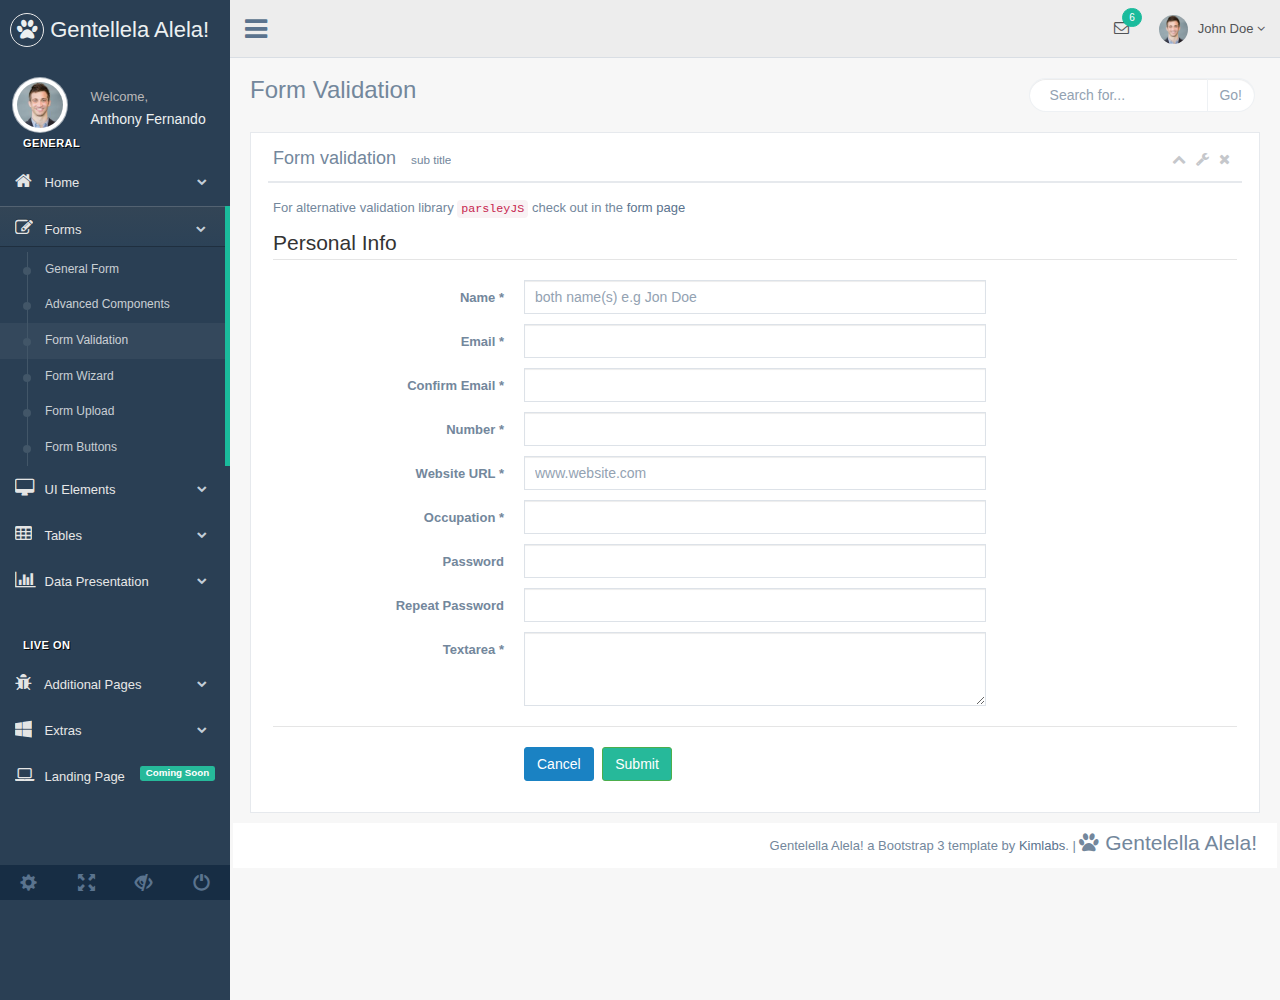
<file: form_validation.html>
<!DOCTYPE html>
<html lang="en">

<head>
    <meta http-equiv="Content-Type" content="text/html; charset=UTF-8">
    <!-- Meta, title, CSS, favicons, etc. -->
    <meta charset="utf-8">
    <meta http-equiv="X-UA-Compatible" content="IE=edge">
    <meta name="viewport" content="width=device-width, initial-scale=1">

    <title>Gentallela Alela! | </title>

    <!-- Bootstrap core CSS -->

    <link href="css/bootstrap.min.css" rel="stylesheet">

    <link href="fonts/css/font-awesome.min.css" rel="stylesheet">
    <link href="css/animate.min.css" rel="stylesheet">

    <!-- Custom styling plus plugins -->
    <link href="css/custom.css" rel="stylesheet">
    <link href="css/icheck/flat/green.css" rel="stylesheet">


    <script src="js/jquery.min.js"></script>

    <!--[if lt IE 9]>
        <script src="../assets/js/ie8-responsive-file-warning.js"></script>
        <![endif]-->

    <!-- HTML5 shim and Respond.js for IE8 support of HTML5 elements and media queries -->
    <!--[if lt IE 9]>
          <script src="https://oss.maxcdn.com/html5shiv/3.7.2/html5shiv.min.js"></script>
          <script src="https://oss.maxcdn.com/respond/1.4.2/respond.min.js"></script>
        <![endif]-->

</head>


<body class="nav-md">

    <div class="container body">


        <div class="main_container">

            <div class="col-md-3 left_col">
                <div class="left_col scroll-view">

                    <div class="navbar nav_title" style="border: 0;">
                        <a href="index.html" class="site_title"><i class="fa fa-paw"></i> <span>Gentellela Alela!</span></a>
                    </div>
                    <div class="clearfix"></div>


                    <!-- menu prile quick info -->
                    <div class="profile">
                        <div class="profile_pic">
                            <img src="images/img.jpg" alt="..." class="img-circle profile_img">
                        </div>
                        <div class="profile_info">
                            <span>Welcome,</span>
                            <h2>Anthony Fernando</h2>
                        </div>
                    </div>
                    <!-- /menu prile quick info -->

                    <br />

                    <!-- sidebar menu -->
                    <div id="sidebar-menu" class="main_menu_side hidden-print main_menu">

                        <div class="menu_section">
                            <h3>General</h3>
                            <ul class="nav side-menu">
                                <li><a><i class="fa fa-home"></i> Home <span class="fa fa-chevron-down"></span></a>
                                    <ul class="nav child_menu" style="display: none">
                                        <li><a href="index.html">Dashboard</a>
                                        </li>
                                        <li><a href="index2.html">Dashboard2</a>
                                        </li>
                                        <li><a href="index3.html">Dashboard3</a>
                                        </li>
                                    </ul>
                                </li>
                                <li><a><i class="fa fa-edit"></i> Forms <span class="fa fa-chevron-down"></span></a>
                                    <ul class="nav child_menu" style="display: none">
                                        <li><a href="form.html">General Form</a>
                                        </li>
                                        <li><a href="form_advanced.html">Advanced Components</a>
                                        </li>
                                        <li><a href="form_validation.html">Form Validation</a>
                                        </li>
                                        <li><a href="form_wizards.html">Form Wizard</a>
                                        </li>
                                        <li><a href="form_upload.html">Form Upload</a>
                                        </li>
                                        <li><a href="form_buttons.html">Form Buttons</a>
                                        </li>
                                    </ul>
                                </li>
                                <li><a><i class="fa fa-desktop"></i> UI Elements <span class="fa fa-chevron-down"></span></a>
                                    <ul class="nav child_menu" style="display: none">
                                        <li><a href="general_elements.html">General Elements</a>
                                        </li>
                                        <li><a href="media_gallery.html">Media Gallery</a>
                                        </li>
                                        <li><a href="typography.html">Typography</a>
                                        </li>
                                        <li><a href="icons.html">Icons</a>
                                        </li>
                                        <li><a href="glyphicons.html">Glyphicons</a>
                                        </li>
                                        <li><a href="widgets.html">Widgets</a>
                                        </li>
                                        <li><a href="invoice.html">Invoice</a>
                                        </li>
                                        <li><a href="inbox.html">Inbox</a>
                                        </li>
                                        <li><a href="calender.html">Calender</a>
                                        </li>
                                    </ul>
                                </li>
                                <li><a><i class="fa fa-table"></i> Tables <span class="fa fa-chevron-down"></span></a>
                                    <ul class="nav child_menu" style="display: none">
                                        <li><a href="tables.html">Tables</a>
                                        </li>
                                        <li><a href="tables_dynamic.html">Table Dynamic</a>
                                        </li>
                                    </ul>
                                </li>
                                <li><a><i class="fa fa-bar-chart-o"></i> Data Presentation <span class="fa fa-chevron-down"></span></a>
                                    <ul class="nav child_menu" style="display: none">
                                        <li><a href="chartjs.html">Chart JS</a>
                                        </li>
                                        <li><a href="chartjs2.html">Chart JS2</a>
                                        </li>
                                        <li><a href="morisjs.html">Moris JS</a>
                                        </li>
                                        <li><a href="echarts.html">ECharts </a>
                                        </li>
                                        <li><a href="other_charts.html">Other Charts </a>
                                        </li>
                                    </ul>
                                </li>
                            </ul>
                        </div>
                        <div class="menu_section">
                            <h3>Live On</h3>
                            <ul class="nav side-menu">
                                <li><a><i class="fa fa-bug"></i> Additional Pages <span class="fa fa-chevron-down"></span></a>
                                    <ul class="nav child_menu" style="display: none">
                                        <li><a href="e_commerce.html">E-commerce</a>
                                        </li>
                                        <li><a href="projects.html">Projects</a>
                                        </li>
                                        <li><a href="project_detail.html">Project Detail</a>
                                        </li>
                                        <li><a href="contacts.html">Contacts</a>
                                        </li>
                                        <li><a href="profile.html">Profile</a>
                                        </li>
                                    </ul>
                                </li>
                                <li><a><i class="fa fa-windows"></i> Extras <span class="fa fa-chevron-down"></span></a>
                                    <ul class="nav child_menu" style="display: none">
                                        <li><a href="page_404.html">404 Error</a>
                                        </li>
                                        <li><a href="page_500.html">500 Error</a>
                                        </li>
                                        <li><a href="plain_page.html">Plain Page</a>
                                        </li>
                                        <li><a href="login.html">Login Page</a>
                                        </li>
                                        <li><a href="pricing_tables.html">Pricing Tables</a>
                                        </li>

                                    </ul>
                                </li>
                                <li><a><i class="fa fa-laptop"></i> Landing Page <span class="label label-success pull-right">Coming Soon</span></a>
                                </li>
                            </ul>
                        </div>

                    </div>
                    <!-- /sidebar menu -->

                    <!-- /menu footer buttons -->
                    <div class="sidebar-footer hidden-small">
                        <a data-toggle="tooltip" data-placement="top" title="Settings">
                            <span class="glyphicon glyphicon-cog" aria-hidden="true"></span>
                        </a>
                        <a data-toggle="tooltip" data-placement="top" title="FullScreen">
                            <span class="glyphicon glyphicon-fullscreen" aria-hidden="true"></span>
                        </a>
                        <a data-toggle="tooltip" data-placement="top" title="Lock">
                            <span class="glyphicon glyphicon-eye-close" aria-hidden="true"></span>
                        </a>
                        <a data-toggle="tooltip" data-placement="top" title="Logout">
                            <span class="glyphicon glyphicon-off" aria-hidden="true"></span>
                        </a>
                    </div>
                    <!-- /menu footer buttons -->
                </div>
            </div>

            <!-- top navigation -->
            <div class="top_nav">

                <div class="nav_menu">
                    <nav class="" role="navigation">
                        <div class="nav toggle">
                            <a id="menu_toggle"><i class="fa fa-bars"></i></a>
                        </div>

                        <ul class="nav navbar-nav navbar-right">
                            <li class="">
                                <a href="javascript:;" class="user-profile dropdown-toggle" data-toggle="dropdown" aria-expanded="false">
                                    <img src="images/img.jpg" alt="">John Doe
                                    <span class=" fa fa-angle-down"></span>
                                </a>
                                <ul class="dropdown-menu dropdown-usermenu animated fadeInDown pull-right">
                                    <li><a href="javascript:;">  Profile</a>
                                    </li>
                                    <li>
                                        <a href="javascript:;">
                                            <span class="badge bg-red pull-right">50%</span>
                                            <span>Settings</span>
                                        </a>
                                    </li>
                                    <li>
                                        <a href="javascript:;">Help</a>
                                    </li>
                                    <li><a href="login.html"><i class="fa fa-sign-out pull-right"></i> Log Out</a>
                                    </li>
                                </ul>
                            </li>

                            <li role="presentation" class="dropdown">
                                <a href="javascript:;" class="dropdown-toggle info-number" data-toggle="dropdown" aria-expanded="false">
                                    <i class="fa fa-envelope-o"></i>
                                    <span class="badge bg-green">6</span>
                                </a>
                                <ul id="menu1" class="dropdown-menu list-unstyled msg_list animated fadeInDown" role="menu">
                                    <li>
                                        <a>
                                            <span class="image">
                                        <img src="images/img.jpg" alt="Profile Image" />
                                    </span>
                                            <span>
                                        <span>John Smith</span>
                                            <span class="time">3 mins ago</span>
                                            </span>
                                            <span class="message">
                                        Film festivals used to be do-or-die moments for movie makers. They were where... 
                                    </span>
                                        </a>
                                    </li>
                                    <li>
                                        <a>
                                            <span class="image">
                                        <img src="images/img.jpg" alt="Profile Image" />
                                    </span>
                                            <span>
                                        <span>John Smith</span>
                                            <span class="time">3 mins ago</span>
                                            </span>
                                            <span class="message">
                                        Film festivals used to be do-or-die moments for movie makers. They were where... 
                                    </span>
                                        </a>
                                    </li>
                                    <li>
                                        <a>
                                            <span class="image">
                                        <img src="images/img.jpg" alt="Profile Image" />
                                    </span>
                                            <span>
                                        <span>John Smith</span>
                                            <span class="time">3 mins ago</span>
                                            </span>
                                            <span class="message">
                                        Film festivals used to be do-or-die moments for movie makers. They were where... 
                                    </span>
                                        </a>
                                    </li>
                                    <li>
                                        <a>
                                            <span class="image">
                                        <img src="images/img.jpg" alt="Profile Image" />
                                    </span>
                                            <span>
                                        <span>John Smith</span>
                                            <span class="time">3 mins ago</span>
                                            </span>
                                            <span class="message">
                                        Film festivals used to be do-or-die moments for movie makers. They were where... 
                                    </span>
                                        </a>
                                    </li>
                                    <li>
                                        <div class="text-center">
                                            <a>
                                                <strong>See All Alerts</strong>
                                                <i class="fa fa-angle-right"></i>
                                            </a>
                                        </div>
                                    </li>
                                </ul>
                            </li>

                        </ul>
                    </nav>
                </div>

            </div>
            <!-- /top navigation -->

            <!-- page content -->
            <div class="right_col" role="main">

                <div class="">
                    <div class="page-title">
                        <div class="title_left">
                            <h3>
                    Form Validation
                </h3>
                        </div>

                        <div class="title_right">
                            <div class="col-md-5 col-sm-5 col-xs-12 form-group pull-right top_search">
                                <div class="input-group">
                                    <input type="text" class="form-control" placeholder="Search for...">
                                    <span class="input-group-btn">
                            <button class="btn btn-default" type="button">Go!</button>
                        </span>
                                </div>
                            </div>
                        </div>
                    </div>
                    <div class="clearfix"></div>

                    <div class="row">
                        <div class="col-md-12 col-sm-12 col-xs-12">
                            <div class="x_panel">
                                <div class="x_title">
                                    <h2>Form validation <small>sub title</small></h2>
                                    <ul class="nav navbar-right panel_toolbox">
                                        <li><a class="collapse-link"><i class="fa fa-chevron-up"></i></a>
                                        </li>
                                        <li class="dropdown">
                                            <a href="#" class="dropdown-toggle" data-toggle="dropdown" role="button" aria-expanded="false"><i class="fa fa-wrench"></i></a>
                                            <ul class="dropdown-menu" role="menu">
                                                <li><a href="#">Settings 1</a>
                                                </li>
                                                <li><a href="#">Settings 2</a>
                                                </li>
                                            </ul>
                                        </li>
                                        <li><a class="close-link"><i class="fa fa-close"></i></a>
                                        </li>
                                    </ul>
                                    <div class="clearfix"></div>
                                </div>
                                <div class="x_content">

                                    <form class="form-horizontal form-label-left" novalidate>

                                        <p>For alternative validation library <code>parsleyJS</code> check out in the <a href="form.html">form page</a>
                                        </p>
                                        <span class="section">Personal Info</span>

                                        <div class="item form-group">
                                            <label class="control-label col-md-3 col-sm-3 col-xs-12" for="name">Name <span class="required">*</span>
                                            </label>
                                            <div class="col-md-6 col-sm-6 col-xs-12">
                                                <input id="name" class="form-control col-md-7 col-xs-12" data-validate-length-range="6" data-validate-words="2" name="name" placeholder="both name(s) e.g Jon Doe" required="required" type="text">
                                            </div>
                                        </div>
                                        <div class="item form-group">
                                            <label class="control-label col-md-3 col-sm-3 col-xs-12" for="email">Email <span class="required">*</span>
                                            </label>
                                            <div class="col-md-6 col-sm-6 col-xs-12">
                                                <input type="email" id="email" name="email" required="required" class="form-control col-md-7 col-xs-12">
                                            </div>
                                        </div>
                                        <div class="item form-group">
                                            <label class="control-label col-md-3 col-sm-3 col-xs-12" for="email">Confirm Email <span class="required">*</span>
                                            </label>
                                            <div class="col-md-6 col-sm-6 col-xs-12">
                                                <input type="email" id="email2" name="confirm_email" data-validate-linked="email" required="required" class="form-control col-md-7 col-xs-12">
                                            </div>
                                        </div>
                                        <div class="item form-group">
                                            <label class="control-label col-md-3 col-sm-3 col-xs-12" for="number">Number <span class="required">*</span>
                                            </label>
                                            <div class="col-md-6 col-sm-6 col-xs-12">
                                                <input type="number" id="number" name="number" required="required" data-validate-minmax="10,100" class="form-control col-md-7 col-xs-12">
                                            </div>
                                        </div>
                                        <div class="item form-group">
                                            <label class="control-label col-md-3 col-sm-3 col-xs-12" for="website">Website URL <span class="required">*</span>
                                            </label>
                                            <div class="col-md-6 col-sm-6 col-xs-12">
                                                <input type="url" id="website" name="website" required="required" placeholder="www.website.com" class="form-control col-md-7 col-xs-12">
                                            </div>
                                        </div>
                                        <div class="item form-group">
                                            <label class="control-label col-md-3 col-sm-3 col-xs-12" for="occupation">Occupation <span class="required">*</span>
                                            </label>
                                            <div class="col-md-6 col-sm-6 col-xs-12">
                                                <input id="occupation" type="text" name="occupation" data-validate-length-range="5,20" class="optional form-control col-md-7 col-xs-12">
                                            </div>
                                        </div>
                                        <div class="item form-group">
                                            <label for="password" class="control-label col-md-3">Password</label>
                                            <div class="col-md-6 col-sm-6 col-xs-12">
                                                <input id="password" type="password" name="password" data-validate-length="6,8" class="form-control col-md-7 col-xs-12" required="required">
                                            </div>
                                        </div>
                                        <div class="item form-group">
                                            <label for="password2" class="control-label col-md-3 col-sm-3 col-xs-12">Repeat Password</label>
                                            <div class="col-md-6 col-sm-6 col-xs-12">
                                                <input id="password2" type="password" name="password2" data-validate-linked="password" class="form-control col-md-7 col-xs-12" required="required">
                                            </div>
                                        </div>
                                        <div class="item form-group">
                                            <label class="control-label col-md-3 col-sm-3 col-xs-12" for="textarea">Textarea <span class="required">*</span>
                                            </label>
                                            <div class="col-md-6 col-sm-6 col-xs-12">
                                                <textarea id="textarea" required="required" name="textarea" class="form-control col-md-7 col-xs-12"></textarea>
                                            </div>
                                        </div>
                                        <div class="ln_solid"></div>
                                        <div class="form-group">
                                            <div class="col-md-6 col-md-offset-3">
                                                <button type="submit" class="btn btn-primary">Cancel</button>
                                                <button id="send" type="submit" class="btn btn-success">Submit</button>
                                            </div>
                                        </div>
                                    </form>

                                </div>
                            </div>
                        </div>
                    </div>
                </div>
                
                <!-- footer content -->
            <footer>
                <div class="">
                    <p class="pull-right">Gentelella Alela! a Bootstrap 3 template by <a>Kimlabs</a>. |
                        <span class="lead"> <i class="fa fa-paw"></i> Gentelella Alela!</span>
                    </p>
                </div>
                <div class="clearfix"></div>
            </footer>
            <!-- /footer content -->
                
            </div>
            <!-- /page content -->
        </div>

    </div>

    <div id="custom_notifications" class="custom-notifications dsp_none">
        <ul class="list-unstyled notifications clearfix" data-tabbed_notifications="notif-group">
        </ul>
        <div class="clearfix"></div>
        <div id="notif-group" class="tabbed_notifications"></div>
    </div>

    <script src="js/bootstrap.min.js"></script>

    <!-- chart js -->
    <script src="js/chartjs/chart.min.js"></script>
    <!-- bootstrap progress js -->
    <script src="js/progressbar/bootstrap-progressbar.min.js"></script>
    <script src="js/nicescroll/jquery.nicescroll.min.js"></script>
    <!-- icheck -->
    <script src="js/icheck/icheck.min.js"></script>

    <script src="js/custom.js"></script>
    <!-- form validation -->
    <script src="js/validator/validator.js"></script>
    <script>
        // initialize the validator function
        validator.message['date'] = 'not a real date';

        // validate a field on "blur" event, a 'select' on 'change' event & a '.reuired' classed multifield on 'keyup':
        $('form')
            .on('blur', 'input[required], input.optional, select.required', validator.checkField)
            .on('change', 'select.required', validator.checkField)
            .on('keypress', 'input[required][pattern]', validator.keypress);

        $('.multi.required')
            .on('keyup blur', 'input', function () {
                validator.checkField.apply($(this).siblings().last()[0]);
            });

        // bind the validation to the form submit event
        //$('#send').click('submit');//.prop('disabled', true);

        $('form').submit(function (e) {
            e.preventDefault();
            var submit = true;
            // evaluate the form using generic validaing
            if (!validator.checkAll($(this))) {
                submit = false;
            }

            if (submit)
                this.submit();
            return false;
        });

        /* FOR DEMO ONLY */
        $('#vfields').change(function () {
            $('form').toggleClass('mode2');
        }).prop('checked', false);

        $('#alerts').change(function () {
            validator.defaults.alerts = (this.checked) ? false : true;
            if (this.checked)
                $('form .alert').remove();
        }).prop('checked', false);
    </script>

</body>

</html>
</file>
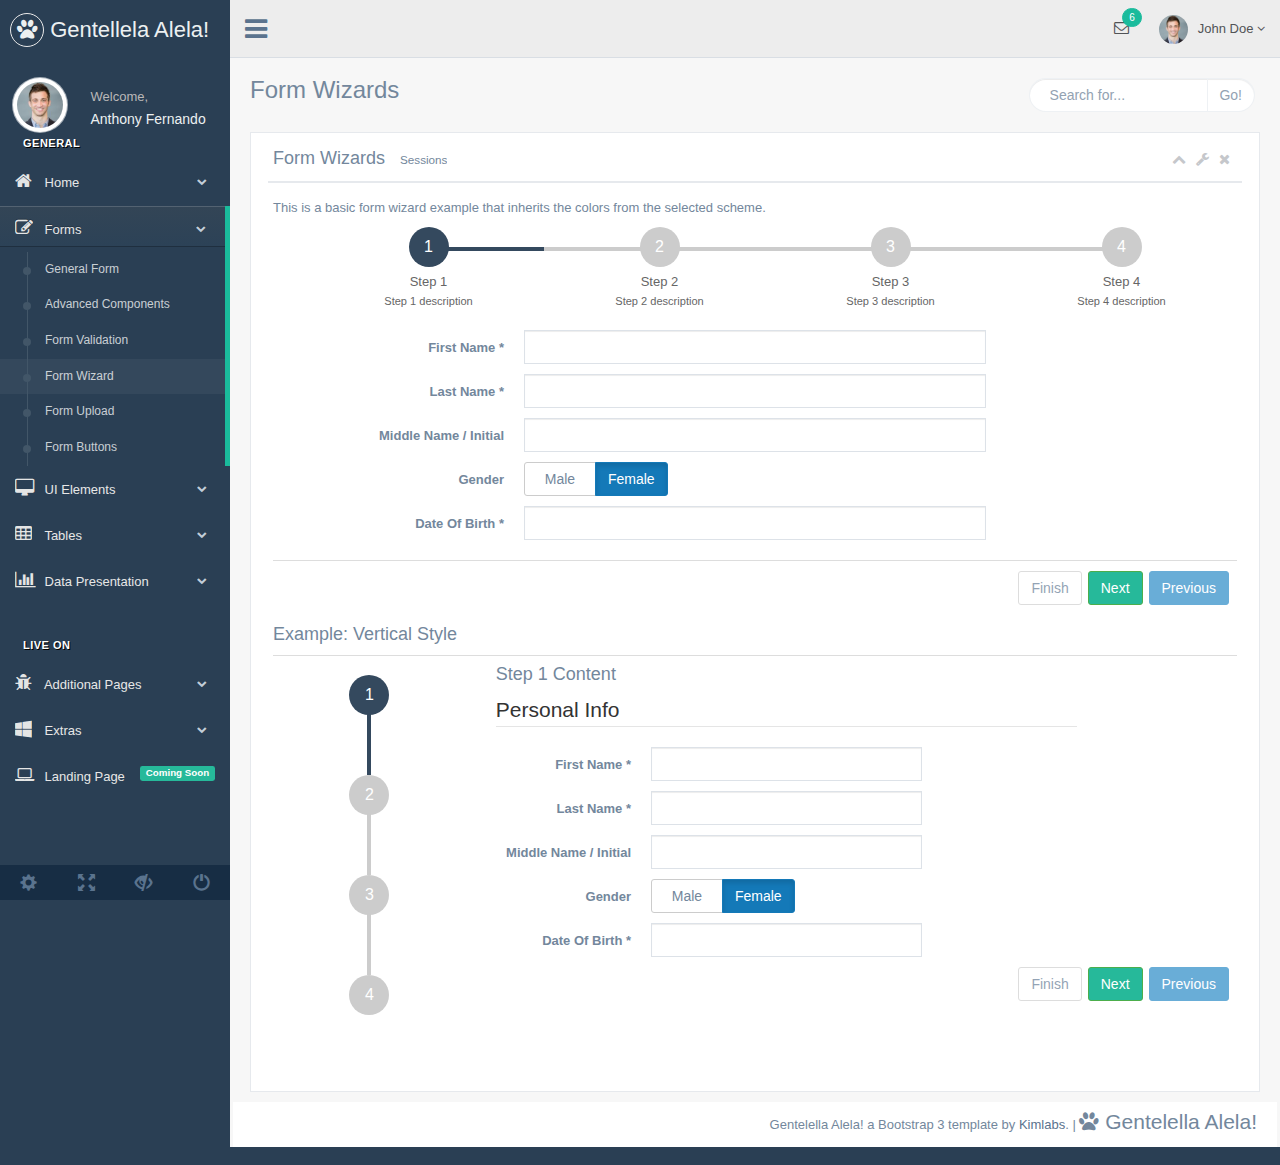
<file: form_wizards.html>
<!DOCTYPE html>
<html lang="en">

<head>
    <meta http-equiv="Content-Type" content="text/html; charset=UTF-8">
    <!-- Meta, title, CSS, favicons, etc. -->
    <meta charset="utf-8">
    <meta http-equiv="X-UA-Compatible" content="IE=edge">
    <meta name="viewport" content="width=device-width, initial-scale=1">

    <title>Gentallela Alela! | </title>

    <!-- Bootstrap core CSS -->

    <link href="css/bootstrap.min.css" rel="stylesheet">

    <link href="fonts/css/font-awesome.min.css" rel="stylesheet">
    <link href="css/animate.min.css" rel="stylesheet">

    <!-- Custom styling plus plugins -->
    <link href="css/custom.css" rel="stylesheet">
    <link href="css/icheck/flat/green.css" rel="stylesheet">


    <script src="js/jquery.min.js"></script>

    <!--[if lt IE 9]>
        <script src="../assets/js/ie8-responsive-file-warning.js"></script>
        <![endif]-->

    <!-- HTML5 shim and Respond.js for IE8 support of HTML5 elements and media queries -->
    <!--[if lt IE 9]>
          <script src="https://oss.maxcdn.com/html5shiv/3.7.2/html5shiv.min.js"></script>
          <script src="https://oss.maxcdn.com/respond/1.4.2/respond.min.js"></script>
        <![endif]-->

</head>


<body class="nav-md">

    <div class="container body">


        <div class="main_container">

            <div class="col-md-3 left_col">
                <div class="left_col scroll-view">

                    <div class="navbar nav_title" style="border: 0;">
                        <a href="index.html" class="site_title"><i class="fa fa-paw"></i> <span>Gentellela Alela!</span></a>
                    </div>
                    <div class="clearfix"></div>


                    <!-- menu prile quick info -->
                    <div class="profile">
                        <div class="profile_pic">
                            <img src="images/img.jpg" alt="..." class="img-circle profile_img">
                        </div>
                        <div class="profile_info">
                            <span>Welcome,</span>
                            <h2>Anthony Fernando</h2>
                        </div>
                    </div>
                    <!-- /menu prile quick info -->

                    <br />

                    <!-- sidebar menu -->
                    <div id="sidebar-menu" class="main_menu_side hidden-print main_menu">

                        <div class="menu_section">
                            <h3>General</h3>
                            <ul class="nav side-menu">
                                <li><a><i class="fa fa-home"></i> Home <span class="fa fa-chevron-down"></span></a>
                                    <ul class="nav child_menu" style="display: none">
                                        <li><a href="index.html">Dashboard</a>
                                        </li>
                                        <li><a href="index2.html">Dashboard2</a>
                                        </li>
                                        <li><a href="index3.html">Dashboard3</a>
                                        </li>
                                    </ul>
                                </li>
                                <li><a><i class="fa fa-edit"></i> Forms <span class="fa fa-chevron-down"></span></a>
                                    <ul class="nav child_menu" style="display: none">
                                        <li><a href="form.html">General Form</a>
                                        </li>
                                        <li><a href="form_advanced.html">Advanced Components</a>
                                        </li>
                                        <li><a href="form_validation.html">Form Validation</a>
                                        </li>
                                        <li><a href="form_wizards.html">Form Wizard</a>
                                        </li>
                                        <li><a href="form_upload.html">Form Upload</a>
                                        </li>
                                        <li><a href="form_buttons.html">Form Buttons</a>
                                        </li>
                                    </ul>
                                </li>
                                <li><a><i class="fa fa-desktop"></i> UI Elements <span class="fa fa-chevron-down"></span></a>
                                    <ul class="nav child_menu" style="display: none">
                                        <li><a href="general_elements.html">General Elements</a>
                                        </li>
                                        <li><a href="media_gallery.html">Media Gallery</a>
                                        </li>
                                        <li><a href="typography.html">Typography</a>
                                        </li>
                                        <li><a href="icons.html">Icons</a>
                                        </li>
                                        <li><a href="glyphicons.html">Glyphicons</a>
                                        </li>
                                        <li><a href="widgets.html">Widgets</a>
                                        </li>
                                        <li><a href="invoice.html">Invoice</a>
                                        </li>
                                        <li><a href="inbox.html">Inbox</a>
                                        </li>
                                        <li><a href="calender.html">Calender</a>
                                        </li>
                                    </ul>
                                </li>
                                <li><a><i class="fa fa-table"></i> Tables <span class="fa fa-chevron-down"></span></a>
                                    <ul class="nav child_menu" style="display: none">
                                        <li><a href="tables.html">Tables</a>
                                        </li>
                                        <li><a href="tables_dynamic.html">Table Dynamic</a>
                                        </li>
                                    </ul>
                                </li>
                                <li><a><i class="fa fa-bar-chart-o"></i> Data Presentation <span class="fa fa-chevron-down"></span></a>
                                    <ul class="nav child_menu" style="display: none">
                                        <li><a href="chartjs.html">Chart JS</a>
                                        </li>
                                        <li><a href="chartjs2.html">Chart JS2</a>
                                        </li>
                                        <li><a href="morisjs.html">Moris JS</a>
                                        </li>
                                        <li><a href="echarts.html">ECharts </a>
                                        </li>
                                        <li><a href="other_charts.html">Other Charts </a>
                                        </li>
                                    </ul>
                                </li>
                            </ul>
                        </div>
                        <div class="menu_section">
                            <h3>Live On</h3>
                            <ul class="nav side-menu">
                                <li><a><i class="fa fa-bug"></i> Additional Pages <span class="fa fa-chevron-down"></span></a>
                                    <ul class="nav child_menu" style="display: none">
                                        <li><a href="e_commerce.html">E-commerce</a>
                                        </li>
                                        <li><a href="projects.html">Projects</a>
                                        </li>
                                        <li><a href="project_detail.html">Project Detail</a>
                                        </li>
                                        <li><a href="contacts.html">Contacts</a>
                                        </li>
                                        <li><a href="profile.html">Profile</a>
                                        </li>
                                    </ul>
                                </li>
                                <li><a><i class="fa fa-windows"></i> Extras <span class="fa fa-chevron-down"></span></a>
                                    <ul class="nav child_menu" style="display: none">
                                        <li><a href="page_404.html">404 Error</a>
                                        </li>
                                        <li><a href="page_500.html">500 Error</a>
                                        </li>
                                        <li><a href="plain_page.html">Plain Page</a>
                                        </li>
                                        <li><a href="login.html">Login Page</a>
                                        </li>
                                        <li><a href="pricing_tables.html">Pricing Tables</a>
                                        </li>

                                    </ul>
                                </li>
                                <li><a><i class="fa fa-laptop"></i> Landing Page <span class="label label-success pull-right">Coming Soon</span></a>
                                </li>
                            </ul>
                        </div>

                    </div>
                    <!-- /sidebar menu -->

                    <!-- /menu footer buttons -->
                    <div class="sidebar-footer hidden-small">
                        <a data-toggle="tooltip" data-placement="top" title="Settings">
                            <span class="glyphicon glyphicon-cog" aria-hidden="true"></span>
                        </a>
                        <a data-toggle="tooltip" data-placement="top" title="FullScreen">
                            <span class="glyphicon glyphicon-fullscreen" aria-hidden="true"></span>
                        </a>
                        <a data-toggle="tooltip" data-placement="top" title="Lock">
                            <span class="glyphicon glyphicon-eye-close" aria-hidden="true"></span>
                        </a>
                        <a data-toggle="tooltip" data-placement="top" title="Logout">
                            <span class="glyphicon glyphicon-off" aria-hidden="true"></span>
                        </a>
                    </div>
                    <!-- /menu footer buttons -->
                </div>
            </div>

            <!-- top navigation -->
            <div class="top_nav">

                <div class="nav_menu">
                    <nav class="" role="navigation">
                        <div class="nav toggle">
                            <a id="menu_toggle"><i class="fa fa-bars"></i></a>
                        </div>

                        <ul class="nav navbar-nav navbar-right">
                            <li class="">
                                <a href="javascript:;" class="user-profile dropdown-toggle" data-toggle="dropdown" aria-expanded="false">
                                    <img src="images/img.jpg" alt="">John Doe
                                    <span class=" fa fa-angle-down"></span>
                                </a>
                                <ul class="dropdown-menu dropdown-usermenu animated fadeInDown pull-right">
                                    <li><a href="javascript:;">  Profile</a>
                                    </li>
                                    <li>
                                        <a href="javascript:;">
                                            <span class="badge bg-red pull-right">50%</span>
                                            <span>Settings</span>
                                        </a>
                                    </li>
                                    <li>
                                        <a href="javascript:;">Help</a>
                                    </li>
                                    <li><a href="login.html"><i class="fa fa-sign-out pull-right"></i> Log Out</a>
                                    </li>
                                </ul>
                            </li>

                            <li role="presentation" class="dropdown">
                                <a href="javascript:;" class="dropdown-toggle info-number" data-toggle="dropdown" aria-expanded="false">
                                    <i class="fa fa-envelope-o"></i>
                                    <span class="badge bg-green">6</span>
                                </a>
                                <ul id="menu1" class="dropdown-menu list-unstyled msg_list animated fadeInDown" role="menu">
                                    <li>
                                        <a>
                                            <span class="image">
                                        <img src="images/img.jpg" alt="Profile Image" />
                                    </span>
                                            <span>
                                        <span>John Smith</span>
                                            <span class="time">3 mins ago</span>
                                            </span>
                                            <span class="message">
                                        Film festivals used to be do-or-die moments for movie makers. They were where... 
                                    </span>
                                        </a>
                                    </li>
                                    <li>
                                        <a>
                                            <span class="image">
                                        <img src="images/img.jpg" alt="Profile Image" />
                                    </span>
                                            <span>
                                        <span>John Smith</span>
                                            <span class="time">3 mins ago</span>
                                            </span>
                                            <span class="message">
                                        Film festivals used to be do-or-die moments for movie makers. They were where... 
                                    </span>
                                        </a>
                                    </li>
                                    <li>
                                        <a>
                                            <span class="image">
                                        <img src="images/img.jpg" alt="Profile Image" />
                                    </span>
                                            <span>
                                        <span>John Smith</span>
                                            <span class="time">3 mins ago</span>
                                            </span>
                                            <span class="message">
                                        Film festivals used to be do-or-die moments for movie makers. They were where... 
                                    </span>
                                        </a>
                                    </li>
                                    <li>
                                        <a>
                                            <span class="image">
                                        <img src="images/img.jpg" alt="Profile Image" />
                                    </span>
                                            <span>
                                        <span>John Smith</span>
                                            <span class="time">3 mins ago</span>
                                            </span>
                                            <span class="message">
                                        Film festivals used to be do-or-die moments for movie makers. They were where... 
                                    </span>
                                        </a>
                                    </li>
                                    <li>
                                        <div class="text-center">
                                            <a>
                                                <strong>See All Alerts</strong>
                                                <i class="fa fa-angle-right"></i>
                                            </a>
                                        </div>
                                    </li>
                                </ul>
                            </li>

                        </ul>
                    </nav>
                </div>

            </div>
            <!-- /top navigation -->

            <!-- page content -->
            <div class="right_col" role="main">

                <div class="">
                    <div class="page-title">
                        <div class="title_left">
                            <h3>Form Wizards</h3>
                        </div>

                        <div class="title_right">
                            <div class="col-md-5 col-sm-5 col-xs-12 form-group pull-right top_search">
                                <div class="input-group">
                                    <input type="text" class="form-control" placeholder="Search for...">
                                    <span class="input-group-btn">
                            <button class="btn btn-default" type="button">Go!</button>
                        </span>
                                </div>
                            </div>
                        </div>
                    </div>
                    <div class="clearfix"></div>

                    <div class="row">

                        <div class="col-md-12 col-sm-12 col-xs-12">
                            <div class="x_panel">
                                <div class="x_title">
                                    <h2>Form Wizards <small>Sessions</small></h2>
                                    <ul class="nav navbar-right panel_toolbox">
                                        <li><a class="collapse-link"><i class="fa fa-chevron-up"></i></a>
                                        </li>
                                        <li class="dropdown">
                                            <a href="#" class="dropdown-toggle" data-toggle="dropdown" role="button" aria-expanded="false"><i class="fa fa-wrench"></i></a>
                                            <ul class="dropdown-menu" role="menu">
                                                <li><a href="#">Settings 1</a>
                                                </li>
                                                <li><a href="#">Settings 2</a>
                                                </li>
                                            </ul>
                                        </li>
                                        <li><a class="close-link"><i class="fa fa-close"></i></a>
                                        </li>
                                    </ul>
                                    <div class="clearfix"></div>
                                </div>
                                <div class="x_content">


                                    <!-- Smart Wizard -->
                                    <p>This is a basic form wizard example that inherits the colors from the selected scheme.</p>
                                    <div id="wizard" class="form_wizard wizard_horizontal">
                                        <ul class="wizard_steps">
                                            <li>
                                                <a href="#step-1">
                                                    <span class="step_no">1</span>
                                                    <span class="step_descr">
                                            Step 1<br />
                                            <small>Step 1 description</small>
                                        </span>
                                                </a>
                                            </li>
                                            <li>
                                                <a href="#step-2">
                                                    <span class="step_no">2</span>
                                                    <span class="step_descr">
                                            Step 2<br />
                                            <small>Step 2 description</small>
                                        </span>
                                                </a>
                                            </li>
                                            <li>
                                                <a href="#step-3">
                                                    <span class="step_no">3</span>
                                                    <span class="step_descr">
                                            Step 3<br />
                                            <small>Step 3 description</small>
                                        </span>
                                                </a>
                                            </li>
                                            <li>
                                                <a href="#step-4">
                                                    <span class="step_no">4</span>
                                                    <span class="step_descr">
                                            Step 4<br />
                                            <small>Step 4 description</small>
                                        </span>
                                                </a>
                                            </li>
                                        </ul>
                                        <div id="step-1">
                                            <form class="form-horizontal form-label-left">

                                                <div class="form-group">
                                                    <label class="control-label col-md-3 col-sm-3 col-xs-12" for="first-name">First Name <span class="required">*</span>
                                                    </label>
                                                    <div class="col-md-6 col-sm-6 col-xs-12">
                                                        <input type="text" id="first-name" required="required" class="form-control col-md-7 col-xs-12">
                                                    </div>
                                                </div>
                                                <div class="form-group">
                                                    <label class="control-label col-md-3 col-sm-3 col-xs-12" for="last-name">Last Name <span class="required">*</span>
                                                    </label>
                                                    <div class="col-md-6 col-sm-6 col-xs-12">
                                                        <input type="text" id="last-name" name="last-name" required="required" class="form-control col-md-7 col-xs-12">
                                                    </div>
                                                </div>
                                                <div class="form-group">
                                                    <label for="middle-name" class="control-label col-md-3 col-sm-3 col-xs-12">Middle Name / Initial</label>
                                                    <div class="col-md-6 col-sm-6 col-xs-12">
                                                        <input id="middle-name" class="form-control col-md-7 col-xs-12" type="text" name="middle-name">
                                                    </div>
                                                </div>
                                                <div class="form-group">
                                                    <label class="control-label col-md-3 col-sm-3 col-xs-12">Gender</label>
                                                    <div class="col-md-6 col-sm-6 col-xs-12">
                                                        <div id="gender" class="btn-group" data-toggle="buttons">
                                                            <label class="btn btn-default" data-toggle-class="btn-primary" data-toggle-passive-class="btn-default">
                                                                <input type="radio" name="gender" value="male"> &nbsp; Male &nbsp;
                                                            </label>
                                                            <label class="btn btn-primary active" data-toggle-class="btn-primary" data-toggle-passive-class="btn-default">
                                                                <input type="radio" name="gender" value="female" checked=""> Female
                                                            </label>
                                                        </div>
                                                    </div>
                                                </div>
                                                <div class="form-group">
                                                    <label class="control-label col-md-3 col-sm-3 col-xs-12">Date Of Birth <span class="required">*</span>
                                                    </label>
                                                    <div class="col-md-6 col-sm-6 col-xs-12">
                                                        <input id="birthday" class="date-picker form-control col-md-7 col-xs-12" required="required" type="text">
                                                    </div>
                                                </div>

                                            </form>

                                        </div>
                                        <div id="step-2">
                                            <h2 class="StepTitle">Step 2 Content</h2>
                                            <p>
                                                do eiusmod tempor incididunt ut labore et dolore magna aliqua. Ut enim ad minim veniam, quis nostrud exercitation ullamco laboris nisi ut aliquip ex ea commodo consequat. Duis aute irure dolor in reprehenderit in voluptate velit esse cillum dolore eu fugiat nulla pariatur. Excepteur sint occaecat cupidatat non proident, sunt in culpa qui officia deserunt mollit anim id est laborum.
                                            </p>
                                            <p>
                                                Lorem ipsum dolor sit amet, consectetur adipisicing elit, sed do eiusmod tempor incididunt ut labore et dolore magna aliqua. Ut enim ad minim veniam, quis nostrud exercitation ullamco laboris nisi ut aliquip ex ea commodo consequat. Duis aute irure dolor in reprehenderit in voluptate velit esse cillum dolore eu fugiat nulla pariatur. Excepteur sint occaecat cupidatat non proident, sunt in culpa qui officia deserunt mollit anim id est laborum.
                                            </p>
                                        </div>
                                        <div id="step-3">
                                            <h2 class="StepTitle">Step 3 Content</h2>
                                            <p>
                                                sed do eiusmod tempor incididunt ut labore et dolore magna aliqua. Ut enim ad minim veniam, quis nostrud exercitation ullamco laboris nisi ut aliquip ex ea commodo consequat. Duis aute irure dolor in reprehenderit in voluptate velit esse cillum dolore eu fugiat nulla pariatur. Excepteur sint occaecat cupidatat non proident, sunt in culpa qui officia deserunt mollit anim id est laborum.
                                            </p>
                                            <p>
                                                Lorem ipsum dolor sit amet, consectetur adipisicing elit, sed do eiusmod tempor incididunt ut labore et dolore magna aliqua. Ut enim ad minim veniam, quis nostrud exercitation ullamco laboris nisi ut aliquip ex ea commodo consequat. Duis aute irure dolor in reprehenderit in voluptate velit esse cillum dolore eu fugiat nulla pariatur. Excepteur sint occaecat cupidatat non proident, sunt in culpa qui officia deserunt mollit anim id est laborum.
                                            </p>
                                        </div>
                                        <div id="step-4">
                                            <h2 class="StepTitle">Step 4 Content</h2>
                                            <p>Lorem ipsum dolor sit amet, consectetur adipisicing elit, sed do eiusmod tempor incididunt ut labore et dolore magna aliqua. Ut enim ad minim veniam, quis nostrud exercitation ullamco laboris nisi ut aliquip ex ea commodo consequat. Duis aute irure dolor in reprehenderit in voluptate velit esse cillum dolore eu fugiat nulla pariatur. Excepteur sint occaecat cupidatat non proident, sunt in culpa qui officia deserunt mollit anim id est laborum.
                                            </p>
                                            <p>
                                                Lorem ipsum dolor sit amet, consectetur adipisicing elit, sed do eiusmod tempor incididunt ut labore et dolore magna aliqua. Ut enim ad minim veniam, quis nostrud exercitation ullamco laboris nisi ut aliquip ex ea commodo consequat. Duis aute irure dolor in reprehenderit in voluptate velit esse cillum dolore eu fugiat nulla pariatur. Excepteur sint occaecat cupidatat non proident, sunt in culpa qui officia deserunt mollit anim id est laborum.
                                            </p>
                                            <p>
                                                Lorem ipsum dolor sit amet, consectetur adipisicing elit, sed do eiusmod tempor incididunt ut labore et dolore magna aliqua. Ut enim ad minim veniam, quis nostrud exercitation ullamco laboris nisi ut aliquip ex ea commodo consequat. Duis aute irure dolor in reprehenderit in voluptate velit esse cillum dolore eu fugiat nulla pariatur. Excepteur sint occaecat cupidatat non proident, sunt in culpa qui officia deserunt mollit anim id est laborum.
                                            </p>
                                        </div>

                                    </div>
                                    <!-- End SmartWizard Content -->





                                    <h2>Example: Vertical Style</h2>
                                    <!-- Tabs -->
                                    <div id="wizard_verticle" class="form_wizard wizard_verticle">
                                        <ul class="list-unstyled wizard_steps">
                                            <li>
                                                <a href="#step-11">
                                                    <span class="step_no">1</span>
                                                </a>
                                            </li>
                                            <li>
                                                <a href="#step-22">
                                                    <span class="step_no">2</span>
                                                </a>
                                            </li>
                                            <li>
                                                <a href="#step-33">
                                                    <span class="step_no">3</span>
                                                </a>
                                            </li>
                                            <li>
                                                <a href="#step-44">
                                                    <span class="step_no">4</span>
                                                </a>
                                            </li>
                                        </ul>

                                        <div id="step-11">
                                            <h2 class="StepTitle">Step 1 Content</h2>
                                            <form class="form-horizontal form-label-left">

                                                <span class="section">Personal Info</span>

                                                <div class="form-group">
                                                    <label class="control-label col-md-3 col-sm-3" for="first-name">First Name <span class="required">*</span>
                                                    </label>
                                                    <div class="col-md-6 col-sm-6">
                                                        <input type="text" id="first-name2" required="required" class="form-control col-md-7 col-xs-12">
                                                    </div>
                                                </div>
                                                <div class="form-group">
                                                    <label class="control-label col-md-3 col-sm-3" for="last-name">Last Name <span class="required">*</span>
                                                    </label>
                                                    <div class="col-md-6 col-sm-6">
                                                        <input type="text" id="last-name2" name="last-name" required="required" class="form-control col-md-7 col-xs-12">
                                                    </div>
                                                </div>
                                                <div class="form-group">
                                                    <label for="middle-name" class="control-label col-md-3 col-sm-3">Middle Name / Initial</label>
                                                    <div class="col-md-6 col-sm-6">
                                                        <input id="middle-name2" class="form-control col-md-7 col-xs-12" type="text" name="middle-name">
                                                    </div>
                                                </div>
                                                <div class="form-group">
                                                    <label class="control-label col-md-3 col-sm-3">Gender</label>
                                                    <div class="col-md-6 col-sm-6">
                                                        <div id="gender2" class="btn-group" data-toggle="buttons">
                                                            <label class="btn btn-default" data-toggle-class="btn-primary" data-toggle-passive-class="btn-default">
                                                                <input type="radio" name="gender" value="male"> &nbsp; Male &nbsp;
                                                            </label>
                                                            <label class="btn btn-primary active" data-toggle-class="btn-primary" data-toggle-passive-class="btn-default">
                                                                <input type="radio" name="gender" value="female" checked=""> Female
                                                            </label>
                                                        </div>
                                                    </div>
                                                </div>
                                                <div class="form-group">
                                                    <label class="control-label col-md-3 col-sm-3">Date Of Birth <span class="required">*</span>
                                                    </label>
                                                    <div class="col-md-6 col-sm-6">
                                                        <input id="birthday2" class="date-picker form-control col-md-7 col-xs-12" required="required" type="text">
                                                    </div>
                                                </div>

                                            </form>
                                        </div>
                                        <div id="step-22">
                                            <h2 class="StepTitle">Step 2 Content</h2>
                                            <p>Lorem ipsum dolor sit amet, consectetur adipisicing elit, sed do eiusmod tempor incididunt ut labore et dolore magna aliqua. Ut enim ad minim veniam, quis nostrud exercitation ullamco laboris nisi ut aliquip ex ea commodo consequat. Duis aute irure dolor in reprehenderit in voluptate velit esse cillum dolore eu fugiat nulla pariatur. Excepteur sint occaecat cupidatat non proident, sunt in culpa qui officia deserunt mollit anim id est laborum.
                                            </p>
                                            <p>
                                                Lorem ipsum dolor sit amet, consectetur adipisicing elit, sed do eiusmod tempor incididunt ut labore et dolore magna aliqua. Ut enim ad minim veniam, quis nostrud exercitation ullamco laboris nisi ut aliquip ex ea commodo consequat. Duis aute irure dolor in reprehenderit in voluptate velit esse cillum dolore eu fugiat nulla pariatur. Excepteur sint occaecat cupidatat non proident, sunt in culpa qui officia deserunt mollit anim id est laborum.
                                            </p>
                                            <p>
                                                Lorem ipsum dolor sit amet, consectetur adipisicing elit, sed do eiusmod tempor incididunt ut labore et dolore magna aliqua. Ut enim ad minim veniam, quis nostrud exercitation ullamco laboris nisi ut aliquip ex ea commodo consequat. Duis aute irure dolor in reprehenderit in voluptate velit esse cillum dolore eu fugiat nulla pariatur. Excepteur sint occaecat cupidatat non proident, sunt in culpa qui officia deserunt mollit anim id est laborum.
                                            </p>
                                            <p>
                                                Lorem ipsum dolor sit amet, consectetur adipisicing elit, sed do eiusmod tempor incididunt ut labore et dolore magna aliqua. Ut enim ad minim veniam, quis nostrud exercitation ullamco laboris nisi ut aliquip ex ea commodo consequat. Duis aute irure dolor in reprehenderit in voluptate velit esse cillum dolore eu fugiat nulla pariatur. Excepteur sint occaecat cupidatat non proident, sunt in culpa qui officia deserunt mollit anim id est laborum.
                                            </p>
                                            <p>
                                                Lorem ipsum dolor sit amet, consectetur adipisicing elit, sed do eiusmod tempor incididunt ut labore et dolore magna aliqua. Ut enim ad minim veniam, quis nostrud exercitation ullamco laboris nisi ut aliquip ex ea commodo consequat. Duis aute irure dolor in reprehenderit in voluptate velit esse cillum dolore eu fugiat nulla pariatur. Excepteur sint occaecat cupidatat non proident, sunt in culpa qui officia deserunt mollit anim id est laborum.
                                            </p>
                                        </div>
                                        <div id="step-33">
                                            <h2 class="StepTitle">Step 3 Content</h2>
                                            <p>Lorem ipsum dolor sit amet, consectetur adipisicing elit, sed do eiusmod tempor incididunt ut labore et dolore magna aliqua. Ut enim ad minim veniam, quis nostrud exercitation ullamco laboris nisi ut aliquip ex ea commodo consequat. Duis aute irure dolor in reprehenderit in voluptate velit esse cillum dolore eu fugiat nulla pariatur. Excepteur sint occaecat cupidatat non proident, sunt in culpa qui officia deserunt mollit anim id est laborum.
                                            </p>
                                            <p>
                                                Lorem ipsum dolor sit amet, consectetur adipisicing elit, sed do eiusmod tempor incididunt ut labore et dolore magna aliqua. Ut enim ad minim veniam, quis nostrud exercitation ullamco laboris nisi ut aliquip ex ea commodo consequat. Duis aute irure dolor in reprehenderit in voluptate velit esse cillum dolore eu fugiat nulla pariatur. Excepteur sint occaecat cupidatat non proident, sunt in culpa qui officia deserunt mollit anim id est laborum.
                                            </p>
                                        </div>
                                        <div id="step-44">
                                            <h2 class="StepTitle">Step 4 Content</h2>
                                            <p>Lorem ipsum dolor sit amet, consectetur adipisicing elit, sed do eiusmod tempor incididunt ut labore et dolore magna aliqua. Ut enim ad minim veniam, quis nostrud exercitation ullamco laboris nisi ut aliquip ex ea commodo consequat. Duis aute irure dolor in reprehenderit in voluptate velit esse cillum dolore eu fugiat nulla pariatur. Excepteur sint occaecat cupidatat non proident, sunt in culpa qui officia deserunt mollit anim id est laborum.
                                            </p>
                                            <p>
                                                Lorem ipsum dolor sit amet, consectetur adipisicing elit, sed do eiusmod tempor incididunt ut labore et dolore magna aliqua. Ut enim ad minim veniam, quis nostrud exercitation ullamco laboris nisi ut aliquip ex ea commodo consequat. Duis aute irure dolor in reprehenderit in voluptate velit esse cillum dolore eu fugiat nulla pariatur. Excepteur sint occaecat cupidatat non proident, sunt in culpa qui officia deserunt mollit anim id est laborum.
                                            </p>
                                            <p>
                                                Lorem ipsum dolor sit amet, consectetur adipisicing elit, sed do eiusmod tempor incididunt ut labore et dolore magna aliqua. Ut enim ad minim veniam, quis nostrud exercitation ullamco laboris nisi ut aliquip ex ea commodo consequat. Duis aute irure dolor in reprehenderit in voluptate velit esse cillum dolore eu fugiat nulla pariatur. Excepteur sint occaecat cupidatat non proident, sunt in culpa qui officia deserunt mollit anim id est laborum.
                                            </p>
                                        </div>
                                    </div>

                                    <!-- End SmartWizard Content -->


                                </div>
                            </div>
                        </div>

                    </div>
                </div>
                
                <!-- footer content -->
            <footer>
                <div class="">
                    <p class="pull-right">Gentelella Alela! a Bootstrap 3 template by <a>Kimlabs</a>. |
                        <span class="lead"> <i class="fa fa-paw"></i> Gentelella Alela!</span>
                    </p>
                </div>
                <div class="clearfix"></div>
            </footer>
            <!-- /footer content -->
                
            </div>
            <!-- /page content -->
        </div>

    </div>

    <div id="custom_notifications" class="custom-notifications dsp_none">
        <ul class="list-unstyled notifications clearfix" data-tabbed_notifications="notif-group">
        </ul>
        <div class="clearfix"></div>
        <div id="notif-group" class="tabbed_notifications"></div>
    </div>

    <script src="js/bootstrap.min.js"></script>

    <!-- chart js -->
    <script src="js/chartjs/chart.min.js"></script>
    <!-- bootstrap progress js -->
    <script src="js/progressbar/bootstrap-progressbar.min.js"></script>
    <script src="js/nicescroll/jquery.nicescroll.min.js"></script>
    <!-- icheck -->
    <script src="js/icheck/icheck.min.js"></script>

    <script src="js/custom.js"></script>
    <!-- form wizard -->
    <script type="text/javascript" src="js/wizard/jquery.smartWizard.js"></script>
    <script type="text/javascript">
        $(document).ready(function () {
            // Smart Wizard 	
            $('#wizard').smartWizard();

            function onFinishCallback() {
                $('#wizard').smartWizard('showMessage', 'Finish Clicked');
                //alert('Finish Clicked');
            }
        });

        $(document).ready(function () {
            // Smart Wizard	
            $('#wizard_verticle').smartWizard({
                transitionEffect: 'slide'
            });

        });
    </script>

</body>

</html>
</file>
<file: css/custom.css>
body.nav-sm .container.body .left_col {
    width: 70px;
    padding: 0;
    position: fixed;
    height: 100%;
    z-index: 200;
}

body.nav-sm .container.body .right_col {
    padding: 10px 20px;
    margin-left: 70px;
    z-index: 2;
}
.right_col{min-height: 1000px;}
body.nav-sm .navbar.nav_title {
    width: 70px;
}

body.nav-sm .navbar.nav_title a span {
    display: none;
}

body.nav-sm .navbar.nav_title a i {
    font-size: 27px;
    margin: 13px 0 0 3px;
}

.site_title i {
    border: 1px solid #EAEAEA;
    padding: 5px 6px;
    border-radius: 50%;
}

body.nav-sm .main_container .top_nav {
    padding: 0 !important;
    display: block;
    margin-left: 70px;
    z-index: 2;
}

body.nav-sm .nav.side-menu li a {
    text-align: center !important;
    font-weight: 400;
    font-size: 10px;
    padding: 10px 5px;
}

body.nav-sm .nav.side-menu li.active-sm {
    border-right: 5px solid #1ABB9C;
}

body.nav-sm > .nav.side-menu > li.active-sm > a {
    color: #1ABB9C !important;
}

body.nav-sm .nav.side-menu li a i.toggle-up {
    display: none !important;
}

body.nav-sm .nav.side-menu li a i {
    font-size: 25px !important;
    text-align: center;
    width: 100% !important;
    margin-bottom: 5px;
}

body.nav-sm ul.nav.child_menu {
    left: 100%;
    position: absolute;
    top: 0;
    padding: 10px;
    width: 210px;
    z-index: 4000;
    background: #3E5367;
    display: none;
}

body.nav-sm ul.nav.child_menu li {
    padding-left: 0;
}

body.nav-sm ul.nav.child_menu li a {
    text-align: left !important;
}

body.nav-sm .profile {
    display: none;
}

.menu_section {
    margin-bottom: 35px;
}

.menu_section h3 {
    padding-left: 23px;
    color: #fff;
    text-transform: uppercase;
    letter-spacing: .5px;
    font-weight: bold;
    font-size: 11px;
    margin-bottom: 0;
    margin-top: 0;
    text-shadow: 1px 1px #000;
}

.menu_section >ul {
    margin-top: 10px;
}

.profile_pic {
    width: 35%;
    float: left;
}

.img-circle.profile_img {
    width: 70%;
    background: #fff;
    margin-left: 15%;
    z-index: 1000;
    position: inherit;
    margin-top: 20px;
    border: 1px solid rgba(52, 73, 94, 0.44);
    padding: 4px;
}

.profile_info {
    padding: 25px 10px 10px;
    width: 65%;
    float: left;
}

.profile_info span {
    font-size: 13px;
    line-height: 30px;
    color: #BAB8B8;
}

.profile_info h2 {
    font-size: 14px;
    color: #ECF0F1;
    margin: 0;
    font-weight: 300;
}

.profile.img_2 {
    text-align: center;
}

.profile.img_2 .profile_pic {
    width: 100%;
}

.profile.img_2 .profile_pic .img-circle.profile_img {
    width: 50%;
    margin: 10px 0 0;
}

.profile.img_2 .profile_info {
    padding: 15px 10px 0;
    width: 100%;
    margin-bottom: 10px;
    float: left;
}

#sidebar-menu span.fa {
    float: right;
    text-align: center;
    margin-top: 5px;
    font-size: 10px !important;
    min-width: inherit;
    color: #C4CFDA;
}

.active a span.fa {
    text-align: right !important;
    margin-right: 4px;
}

body.nav-sm .menu_section {
    margin: 0;
}

body.nav-sm span.fa,
body.nav-sm .menu_section h3 {
    display: none !important;
}

.nav_menu {
    float: left;
    /*background: #F4F6F9;
    border-bottom: 1px solid #E6E9ED;*/
    
    background: #EDEDED;
    border-bottom: 1px solid #D9DEE4;
    margin-bottom: 10px;
    width: 100%;
}

body.nav-md .container.body .col-md-3.left_col {
    width: 230px;
    padding: 0;
    position: absolute;
    display: flex;
}

body .container.body .right_col {
    background: #F7F7F7;
}

body.nav-md .container.body .right_col {
    padding: 10px 20px 0;
    margin-left: 230px;
}

.nav_title {
    width: 230px;
    float: left;
    background: #2A3F54;
    border-radius: 0;
    height: 57px;
}

@media (max-width: 991px) {
    body.nav-md .container.body .right_col,
    body.nav-md .container.body .top_nav {
        width: 100%;
        margin: 0;
    }
    body.nav-md .container.body .col-md-3.left_col {
        display: none;
    }
    body.nav-md .container.body .right_col {
        width: 100%;
        padding-right: 0
    }
    .right_col {
        padding: 10px !important;
    }
}

@media (max-width: 1200px) {
    .x_title h2 {
        width: 62%;
        font-size: 17px;
    }
    .tile,
    .graph {
        zoom: 85%;
        height: inherit;
    }
}

@media (max-width: 1270px) and (min-width: 192px) {
    .x_title h2 small {
        display: none
    }
}
/**  ------------------------------------------  **/

blue,
.blue {
    color: #3498DB;
}

purple,
.purple {
    color: #9B59B6;
}

green,
.green {
    color: #1ABB9C;
}

.aero {
    color: #9CC2CB;
}

red,
.red {
    color: #E74C3C;
}

dark,
.dark {
    color: #34495E;
}

.border-blue {
    border-color: #3498DB !important;
}

.border-purple {
    border-color: #9B59B6 !important;
}

.border-green {
    border-color: #1ABB9C !important;
}

.border-aero {
    border-color: #9CC2CB !important;
}

.border-red {
    border-color: #E74C3C !important;
}

.border-dark {
    border-color: #34495E !important;
}

.bg-white {
    background: #fff !important;
    border: 1px solid #fff !important;
    color: #73879C;
}

.bg-green {
    background: #1ABB9C !important;
    border: 1px solid #1ABB9C !important;
    color: #fff;
}

.bg-red {
    background: #E74C3C !important;
    border: 1px solid #E74C3C !important;
    color: #fff;
}

.bg-blue {
    background: #3498DB !important;
    border: 1px solid #3498DB !important;
    color: #fff;
}

.bg-orange {
    background: #F39C12 !important;
    border: 1px solid #F39C12 !important;
    color: #fff;
}

.bg-purple {
    background: #9B59B6 !important;
    border: 1px solid #9B59B6 !important;
    color: #fff;
}

.bg-blue-sky {
    background: #50C1CF !important;
    border: 1px solid #50C1CF !important;
    color: #fff;
}

.container {
    width: 100%;
    padding: 0
}

.navbar-nav>li>a,
.navbar-brand,
.navbar-nav>li>a {
    color: #fff !important;
}

.navbar-brand,
.navbar-nav>li>a {
    margin-bottom: 5px
}

body {
    color: #73879C;
    background: #2A3F54;
    /*#ECF0F1; #FCFCFC*/
    
    font-family: "Helvetica Neue", Roboto, Arial, "Droid Sans", sans-serif;
    font-size: 13px;
    font-weight: 400;
    line-height: 1.471;
}

.main_container .top_nav {
    padding: 0 !important;
    display: block;
    padding: 10px 20px 0;
    margin-left: 230px;
}

.main_container {}

.no-padding {
    padding: 0 !important;
}

.page-title {
    width: 100%;
    height: 65px;
    padding: 10px 0;
}

.page-title .title_left {
    width: 45%;
    float: left;
    display: block;
}

.page-title .title_left h3 {
    margin: 9px 0;
}

.page-title .title_right {
    width: 55%;
    float: left;
    display: block;
}

.page-title .title_right .pull-right {
    margin: 10px 0;
}

.fixed_height_320 {
    height: 320px;
}

.fixed_height_390 {
    height: 390px;
}

.fixed_height_200 {
    height: 200px;
}

.overflow_hidden {
    overflow: hidden
}

.progress-bar-dark {
    background-color: #34495E !important;
}

.progress-bar-gray {
    background-color: #BDC3C7 !important;
}

table.no-margin .progress {
    margin-bottom: 0;
}

.main_content {
    padding: 10px 20px;
}

.col-md-55 {
    width: 50%;
    margin-bottom: 10px;
}

@media (max-width: 992px) {
    .tile_stats_count {
        margin-bottom: 10px;
        border-bottom: 1px solid #D9DEE4;
        padding-bottom: 10px;
    }
}

@media (min-width: 992px) and (max-width: 1100px) {
    .tile_stats_count .count {
        font-size: 35px !important;
    }
}

@media(max-width:768px) {
    .tile_stats_count .count {
        font-size: 30px !important;
    }
    .tile_stats_count .right span {
        font-size: 12px;
    }
}

@media (min-width: 768px) {
    .col-md-55 {
        width: 20%;
    }
}

@media (min-width: 992px) {
    .col-md-55 {
        width: 20%;
    }
}

@media (min-width: 1200px) {
    .col-md-55 {
        width: 20%;
    }
}

@media (min-width: 192px) and (max-width: 1270px) {
    .hidden-small {
        display: none !important;
    }
    table.tile_info span.right {
        margin-right: 7px;
        float: left;
    }
}

.center-margin {
    margin: 0 auto;
    float: none!important;
}

.col-md-55,
.col-xs-1,
.col-sm-1,
.col-md-1,
.col-lg-1,
.col-xs-2,
.col-sm-2,
.col-md-2,
.col-lg-2,
.col-xs-3,
.col-sm-3,
.col-md-3,
.col-lg-3,
.col-xs-4,
.col-sm-4,
.col-md-4,
.col-lg-4,
.col-xs-5,
.col-sm-5,
.col-md-5,
.col-lg-5,
.col-xs-6,
.col-sm-6,
.col-md-6,
.col-lg-6,
.col-xs-7,
.col-sm-7,
.col-md-7,
.col-lg-7,
.col-xs-8,
.col-sm-8,
.col-md-8,
.col-lg-8,
.col-xs-9,
.col-sm-9,
.col-md-9,
.col-lg-9,
.col-xs-10,
.col-sm-10,
.col-md-10,
.col-lg-10,
.col-xs-11,
.col-sm-11,
.col-md-11,
.col-lg-11,
.col-xs-12,
.col-sm-12,
.col-md-12,
.col-lg-12 {
    position: relative;
    min-height: 1px;
    float: left;
    padding-right: 10px;
    padding-left: 10px;
}

.row {
    margin-right: -10px;
    margin-left: -10px;
}

.grid_slider .col-md-6 {
    padding: 0 40px;
}

h1,
.h1,
h2,
.h2,
h3,
.h3 {
    margin-top: 10px;
    margin-bottom: 10px;
}

a {
    color: #5A738E;
    text-decoration: none;
}

a,
a:visited,
a:focus,
a:active,
:visited,
:focus,
:active,
.btn:focus,
.btn:active:focus,
.btn.active:focus,
.btn.focus,
.btn:active.focus,
.btn.active.focus {
    outline: 0;
}

a:hover,
a:focus {
    text-decoration: none
}

.navbar {
    margin-bottom: 0
}

.navbar-header {
    background: #34495E;
}

.navbar-right {
    margin-right: 0;
}

.top_nav .navbar-right {
    margin: 0;
    width: 70%;
    float: right;
}

.top_nav .navbar-right li {
    display: inline-block;
    float: right;
}

.top_nav .dropdown-menu {
    min-width: 220px;
}

.top_nav .dropdown-menu li {
    width: 100%;
}

.top_nav .dropdown-menu li a {
    width: 100%;
    padding: 12px 20px;
}

.top_nav li a i {
    font-size: 15px
}

.navbar-static-top {
    position: fixed;
    top: 0;
    width: 100%;
}

.sidebar-header {
    border-bottom: 0;
    margin-top: 46px;
}

.sidebar-header:first-of-type {
    margin-top: 0
}

.nav.side-menu> li {
    position: relative;
    display: block;
}

.nav.side-menu> li > a {
    margin-bottom: 6px;
}

.nav.side-menu> li > a:hover {
    color: #F2F5F7 !important;
}

.nav.side-menu>li>a:hover,
.nav>li>a:focus {
    text-decoration: none;
    background: transparent;
}

.nav.child_menu li:hover {
    background-color: rgba(255, 255, 255, 0.06);
}

.nav.child_menu li {
    padding-left: 36px
}

body.nav-md ul.nav.child_menu li:before {
    background: #425668;
    bottom: auto;
    content: "";
    height: 8px;
    left: 23px;
    margin-top: 15px;
    position: absolute;
    right: auto;
    width: 8px;
    z-index: 1;
    -webkit-border-radius: 50%;
    -moz-border-radius: 50%;
    border-radius: 50%;
}

body.nav-md ul.nav.child_menu li:after {
    border-left: 1px solid #425668;
    bottom: 0;
    content: "";
    left: 27px;
    position: absolute;
    top: 0;
}

.nav.side-menu>li>a,
.nav.child_menu>li>a {
    color: #E7E7E7 !important;
    font-weight: 500;
}

.nav>li>a {
    position: relative;
    display: block;
    padding: 13px 15px 7px;
}

.nav.side-menu> li.current-page,
.nav.side-menu> li.active {
    border-right: 5px solid #1ABB9C;
}

li.current-page {
    background: rgba(255, 255, 255, 0.05);
}

.nav.side-menu> li.active > a {
    color: #ff0000;
    text-shadow: rgba(0, 0, 0, 0.25) 0 -1px 0;
    background: -webkit-gradient(linear, 50% 0%, 50% 100%, color-stop(0%, #5b6479), color-stop(100%, #4c5566)), #686e78;
    background: -webkit-linear-gradient(#334556, #2C4257), #2A3F54;
    background: -moz-linear-gradient(#334556, #2C4257), #2A3F54;
    background: -o-linear-gradient(#334556, #2C4257), #2A3F54;
    background: linear-gradient(#334556, #2C4257), #2A3F54;
    -webkit-box-shadow: rgba(0, 0, 0, 0.25) 0 1px 0, inset rgba(255, 255, 255, 0.16) 0 1px 0;
    -moz-box-shadow: rgba(0, 0, 0, 0.25) 0 1px 0, inset rgba(255, 255, 255, 0.16) 0 1px 0;
    box-shadow: rgba(0, 0, 0, 0.25) 0 1px 0, inset rgba(255, 255, 255, 0.16) 0 1px 0;
}

li.current-page a {
    color: #1ABB9C !important
}

.navbar-brand,
.navbar-nav>li>a {
    font-weight: 500;
    color: #ECF0F1 !important;
    margin-left: 0 !important;
    line-height: 32px;
}

.site_title {
    text-overflow: ellipsis;
    overflow: hidden;
    font-weight: 400;
    font-size: 22px;
    width: 100%;
    color: #ECF0F1 !important;
    margin-left: 0 !important;
    line-height: 59px;
    display: block;
    height: 55px;
    margin: 0;
    padding-left: 10px;
}

.site_title:hover,
.site_title:focus {
    text-decoration: none
}

.nav.navbar-nav>li>a {
    color: #515356 !important;
}

.nav.top_menu>li>a {
    position: relative;
    display: block;
    padding: 10px 15px;
    color: #34495E !important;
}

.nav>li>a:hover,
.nav>li>a:focus {
    background-color: transparent;
}

.top_search {
    padding: 0;
}

.top_search .form-control {
    border-right: 0;
    box-shadow: inset 0 1px 0px rgba(0, 0, 0, 0.075);
    border-radius: 25px 0px 0px 25px;
    padding-left: 20px;
    border: 1px solid rgba(221, 226, 232, 0.49);
}

.top_search .form-control:focus {
    border: 1px solid rgba(221, 226, 232, 0.49);
    border-right: 0;
}

.top_search .input-group-btn button {
    border-radius: 0px 25px 25px 0px;
    border: 1px solid rgba(221, 226, 232, 0.49);
    border-left: 0;
    box-shadow: inset 0 1px 1px rgba(0, 0, 0, 0.075);
    color: #93A2B2;
    margin-bottom: 0 !important;
}

.toggle {
    float: left;
    margin: 0;
    padding-top: 16px;
    width: 70px;
}

.toggle a {
    padding: 15px 15px 0;
    margin: 0;
}

.toggle a i {
    font-size: 26px;
}

.nav.child_menu > li > a {
    color: rgba(255, 255, 255, 0.75) !important;
    font-size: 12px;
    padding: 9px;
}

.panel_toolbox {
    float: right;
    min-width: 70px;
}

.panel_toolbox>li {
    float: left;
}

.panel_toolbox>li>a {
    padding: 5px;
    color: #C5C7CB;
    font-size: 14px;
}

.panel_toolbox>li>a:hover {
    background: #F5F7FA;
}

.line_30 {
    line-height: 30px;
}

.main_menu_side {
    padding: 0;
}

.bs-docs-sidebar .nav>li>a {
    display: block;
    padding: 4px 6px;
}

.x_content canvas {}

footer {
    background: #fff;
    padding: 5px 20px 0;
    height: 45px;
    margin: 0 -17px;
}

.tile-stats.sparkline {
    padding: 10px;
    text-align: center;
}

.jqstooltip {
    background: #34495E !important;
    width: 30px !important;
    height: 22px !important;
    text-decoration: none;
}

a.btn-success,
a.btn-primary,
a.btn-warning,
a.btn-danger {
    color: #fff !important;
}

.btn {
    border-radius: 3px;
}

.tooltip {
    display: block !important;
}

.tiles {
    border-top: 1px solid #ccc;
    margin-top: 15px;
    padding-top: 5px;
    margin-bottom: 0;
}

.tile {
    overflow: hidden;
}

.top_tiles {
    margin-bottom: 0;
}

.top_tiles .tile span {}

.top_tiles .tile h2 {
    font-size: 30px;
    line-height: 30px;
    margin: 3px 0 7px;
    font-weight: bold;
}

article.media {
    width: 100%;
}
/* *********  custom accordion  **************************** */

*,
*:before,
*:after {
    -webkit-box-sizing: border-box;
    -moz-box-sizing: border-box;
    box-sizing: border-box;
}

#integration-list {
    width: 100%;
    margin: 0 auto;
    display: table;
}

#integration-list ul {
    padding: 0;
    margin: 20px 0;
    color: #555;
}

#integration-list ul > li {
    list-style: none;
    border-top: 1px solid #ddd;
    display: block;
    padding: 15px;
    overflow: hidden;
}

#integration-list ul:last-child {
    border-bottom: 1px solid #ddd;
}

#integration-list ul > li:hover {
    background: #efefef;
}

.expand {
    display: block;
    text-decoration: none;
    color: #555;
    cursor: pointer;
}

.expand h2 {
    width: 85%;
    float: left;
}

h2 {
    font-size: 18px;
    font-weight: 400;
}

#left,
#right {
    display: table;
}

#sup {
    display: table-cell;
    vertical-align: middle;
    width: 80%;
}

.detail a {
    text-decoration: none;
    color: #C0392B;
    border: 1px solid #C0392B;
    padding: 6px 10px 5px;
    font-size: 13px;
    margin-right: 7px;
}

.detail {
    margin: 10px 0 10px 0px;
    display: none;
    line-height: 22px;
    height: 150px;
}

.detail span {
    margin: 0;
}

.right-arrow {
    width: 10px;
    float: right;
    font-weight: bold;
    font-size: 20px;
}

.accordion .panel {
    margin-bottom: 5px;
    border-radius: 0;
    border-bottom: 1px solid #efefef;
}

.accordion .panel-heading {
    background: #F2F5F7;
    padding: 13px;
      width: 100%;
  display: block;
}

.accordion .panel:hover {
    background: #F2F5F7;
}

.x_panel {
    position: relative;
    width: 100%;
    margin-bottom: 10px;
    padding: 10px 17px;
    display: inline-block;
    background: #fff;
    border: 1px solid #E6E9ED;
    -webkit-column-break-inside: avoid;
    -moz-column-break-inside: avoid;
    column-break-inside: avoid;
    opacity: 1;
    -moz-transition: all .2s ease;
    -o-transition: all .2s ease;
    -webkit-transition: all .2s ease;
    -ms-transition: all .2s ease;
    transition: all .2s ease;
}

.x_title {
    border-bottom: 2px solid #E6E9ED;
    padding: 1px 5px 6px;
    margin-bottom: 10px;
}

.x_title .filter {
    width: 40%;
    float: right;
}

.x_title h2 {
    margin: 5px 0 6px;
    float: left;
    display: block;
    text-overflow: ellipsis;
    overflow: hidden;
    white-space: nowrap;
}

.x_title h2 small {
    margin-left: 10px;
}

.x_title span {
    color: #BDBDBD;
}

.x_content {
    padding: 0 5px 6px;
    position: relative;
    width: 100%;
    float: left;
    clear: both;
    margin-top: 5px;
}

.x_content h4 {
    font-size: 16px;
    font-weight: 500;
}

legend {
    padding-bottom: 7px;
}

.modal-title {
    margin: 0;
    line-height: 1.42857143;
}

.demo-placeholder {
    height: 280px;
}
/* *********  contacts  ********************************** */
.profile_view {
    margin-bottom: 20px;
    display: inline-block;
    width: 100%;
}
.well.profile_view {
    padding: 10px 0 0;
}

.well.profile_view .divider {
    border-top: 1px solid #e5e5e5;
    padding-top: 5px;
    margin-top: 5px;
}

.well.profile_view .ratings {
    margin-bottom: 0;
}

.pagination.pagination-split li {
    display: inline-block;
    margin-right: 3px;
}

.pagination.pagination-split li a {
    border-radius: 4px;
    color: #768399;
    -moz-border-radius: 4px;
    -webkit-border-radius: 4px;
}

.well.profile_view {
    background: #fff;
}

.well.profile_view .bottom {
    margin-top: -20px;
    background: #F2F5F7;
    padding: 9px 0;
    border-top: 1px solid #E6E9ED;
}

.well.profile_view .left {
    margin-top: 20px;
}

.well.profile_view .left p {
    margin-bottom: 3px;
}

.well.profile_view .right {
    margin-top: 0px;
    padding: 10px;
}

.well.profile_view .img-circle {
    border: 1px solid #E6E9ED;
    padding: 2px;
}

.well.profile_view h2 {
    margin: 5px 0;
}

.well.profile_view .ratings {
    text-align: left;
    font-size: 16px;
}

.well.profile_view .brief {
    margin: 0;
    font-weight: 300;
}

.profile_left {
    background: white;
}
/* *********  /contacts  ********************************** */
/* *********  /custom accordion  **************************** */
/* *********  dashboard widget  **************************** */

table.tile h3,
table.tile h4,
table.tile span {
    font-weight: bold;
    vertical-align: middle !important;
}

table.tile th,
table.tile td {
    text-align: center;
}

table.tile th {
    border-bottom: 1px solid #E6ECEE;
}

table.tile td {
    padding: 5px 0;
}

table.tile td ul {
    text-align: left;
    padding-left: 0
}

table.tile td ul li {
    list-style: none;
    width: 100%;
}

table.tile td ul li a {
    width: 100%
}

table.tile td ul li a big {
    right: 0;
    float: right;
    margin-right: 13px;
}

table.tile_info {
    width: 100%;
}

table.tile_info td {
    text-align: left;
    padding: 1px;
    font-size: 15px
}

table.tile_info td p {
    white-space: nowrap;
    overflow: hidden;
    text-overflow: ellipsis;
    margin: 0;
    line-height: 28px;
}

table.tile_info td i {
    margin-right: 8px;
    font-size: 17px;
    float: left;
    width: 18px;
    line-height: 28px
}

table.tile_info td:first-child {
    width: 83%;
}

td span {
    line-height: 28px;
}

.sidebar-widget {
    overflow: hidden;
}

.error-number {
    font-size: 90px;
    line-height: 90px;
    margin: 20px 0;
}

.col-middle {
    margin-top: 5%;
}

.mid_center {
    width: 370px;
    margin: 0 auto;
    text-align: center;
    padding: 10px 20px;
}

h3.degrees {
    font-size: 22px;
    font-weight: 400;
    text-align: center;
}

.degrees:after {
    content: "o";
    position: relative;
    top: -12px;
    font-size: 13px;
    font-weight: 300;
}

.daily-weather .day {
    font-size: 14px;
    border-top: 2px solid rgba(115, 135, 156, 0.36);
    text-align: center;
    border-bottom: 2px solid rgba(115, 135, 156, 0.36);
    padding: 5px 0;
}

.weather-days .col-sm-2 {
    overflow: hidden;
    width: 16.66666667%;
}

.weather .row {
    margin-bottom: 0
}
/* *********  tables styling  ******************************* */

.bulk-actions {
    display: none;
}

table.countries_list {
    width: 100%;
}

table.countries_list td {
    padding: 0 10px;
    line-height: 30px;
    border-top: 1px solid #eeeeee;
}

.dataTables_paginate a {
    padding: 6px 9px !important;
    background: #ddd !important;
    border-color: #ddd !important;
}

.paging_full_numbers a.paginate_active {
    background-color: rgba(38, 185, 154, 0.59) !important;
    border-color: rgba(38, 185, 154, 0.59) !important;
}

button.DTTT_button,
div.DTTT_button,
a.DTTT_button {
    border: 1px solid #E7E7E7 !important;
    background: #E7E7E7 !important;
    box-shadow: none !important;
}

table.jambo_table {
    border: 1px solid rgba(221, 221, 221, 0.78);
}

table.jambo_table thead {
    background: rgba(52, 73, 94, 0.94);
    color: #ECF0F1;
}

table.jambo_table tbody tr:hover td {
    background: rgba(38, 185, 154, 0.07);
    border-top: 1px solid rgba(38, 185, 154, 0.11);
    border-bottom: 1px solid rgba(38, 185, 154, 0.11);
}

table.jambo_table tbody tr.selected {
    background: rgba(38, 185, 154, 0.16);
}

table.jambo_table tbody tr.selected td {
    border-top: 1px solid rgba(38, 185, 154, 0.40);
    border-bottom: 1px solid rgba(38, 185, 154, 0.40);
}

.dataTables_paginate a {
    background: #ff0000;
}

.dataTables_wrapper {
    position: relative;
    clear: both;
    zoom: 1;
    /* Feeling sorry for IE */
}

.dataTables_processing {
    position: absolute;
    top: 50%;
    left: 50%;
    width: 250px;
    height: 30px;
    margin-left: -125px;
    margin-top: -15px;
    padding: 14px 0 2px 0;
    border: 1px solid #ddd;
    text-align: center;
    color: #999;
    font-size: 14px;
    background-color: white;
}

.dataTables_length {
    width: 40%;
    float: left;
}

.dataTables_filter {
    width: 50%;
    float: right;
    text-align: right;
}

.dataTables_info {
    width: 60%;
    float: left;
}

.dataTables_paginate {
    float: right;
    text-align: right;
}
/* Pagination nested */

.paginate_disabled_previous,
.paginate_enabled_previous,
.paginate_disabled_next,
.paginate_enabled_next {
    height: 19px;
    float: left;
    cursor: pointer;
    *cursor: hand;
    color: #111 !important;
}

.paginate_disabled_previous:hover,
.paginate_enabled_previous:hover,
.paginate_disabled_next:hover,
.paginate_enabled_next:hover {
    text-decoration: none !important;
}

.paginate_disabled_previous:active,
.paginate_enabled_previous:active,
.paginate_disabled_next:active,
.paginate_enabled_next:active {
    outline: none;
}

.paginate_disabled_previous,
.paginate_disabled_next {
    color: #666 !important;
}

.paginate_disabled_previous,
.paginate_enabled_previous {
    padding-left: 23px;
}

.paginate_disabled_next,
.paginate_enabled_next {
    padding-right: 23px;
    margin-left: 10px;
}

.paginate_disabled_previous {
    background: url('../images/back_disabled.png') no-repeat top left;
}

.paginate_enabled_previous {
    background: url('../images/back_enabled.png') no-repeat top left;
}

.paginate_enabled_previous:hover {
    background: url('../images/back_enabled_hover.png') no-repeat top left;
}

.paginate_disabled_next {
    background: url('../images/forward_disabled.png') no-repeat top right;
}

.paginate_enabled_next {
    background: url('../images/forward_enabled.png') no-repeat top right;
}

.paginate_enabled_next:hover {
    background: url('../images/forward_enabled_hover.png') no-repeat top right;
}

table.display {
    margin: 0 auto;
    clear: both;
    width: 100%;
}

table.display thead th {
    padding: 8px 18px 8px 10px;
    border-bottom: 1px solid black;
    font-weight: bold;
    cursor: pointer;
    cursor: hand;
}

table.display tfoot th {
    padding: 3px 18px 3px 10px;
    border-top: 1px solid black;
    font-weight: bold;
}

table.display tr.heading2 td {
    border-bottom: 1px solid #aaa;
}

table.display td {
    padding: 3px 10px;
}

table.display td.center {
    text-align: center;
}

.sorting_asc {
    background: url('../images/sort_asc.png') no-repeat center right;
}

.sorting_desc {
    background: url('../images/sort_desc.png') no-repeat center right;
}

.sorting {
    background: url('../images/sort_both.png') no-repeat center right;
}

.sorting_asc_disabled {
    background: url('../images/sort_asc_disabled.png') no-repeat center right;
}

.sorting_desc_disabled {
    background: url('../images/sort_desc_disabled.png') no-repeat center right;
}

table.display thead th:active,
table.display thead td:active {
    outline: none;
}

.dataTables_scroll {
    clear: both;
}

.dataTables_scrollBody {
    *margin-top: -1px;
    -webkit-overflow-scrolling: touch;
}

.top,
.bottom {}

.top .dataTables_info {
    float: none;
}

.clear {
    clear: both;
}

.dataTables_empty {
    text-align: center;
}

tfoot input {
    margin: 0.5em 0;
    width: 100%;
    color: #444;
}

tfoot input.search_init {
    color: #999;
}

td.group {
    background-color: #d1cfd0;
    border-bottom: 2px solid #A19B9E;
    border-top: 2px solid #A19B9E;
}

td.details {
    background-color: #d1cfd0;
    border: 2px solid #A19B9E;
}

.example_alt_pagination div.dataTables_info {
    width: 40%;
}

.paging_full_numbers {
    width: 400px;
    height: 22px;
    line-height: 22px;
}

.paging_full_numbers a:active {
    outline: none
}

.paging_full_numbers a:hover {
    text-decoration: none;
}

.paging_full_numbers a.paginate_button,
.paging_full_numbers a.paginate_active {
    border: 1px solid #aaa;
    -webkit-border-radius: 5px;
    -moz-border-radius: 5px;
    padding: 2px 5px;
    margin: 0 3px;
    cursor: pointer;
    *cursor: hand;
}

.paging_full_numbers a.paginate_button {
    background-color: #ddd;
}

.paging_full_numbers a.paginate_button:hover {
    background-color: #ccc;
    text-decoration: none !important;
}

.paging_full_numbers a.paginate_active {
    background-color: #99B3FF;
}

table.display tr.even.row_selected td {
    background-color: #B0BED9;
}

table.display tr.odd.row_selected td {
    background-color: #9FAFD1;
}

div.box {
    height: 100px;
    padding: 10px;
    overflow: auto;
    border: 1px solid #8080FF;
    background-color: #E5E5FF;
}
/* *********  /tables styleing  ****************************** */
/* *********  /dashboard widget  **************************** */
/* *********  widgets  *************************************** */

ul.msg_list li {
    background: #f7f7f7;
    padding: 5px;
    display: flex;
    margin: 6px 6px 0;
    width: 96% !important;
}

ul.msg_list li:last-child {
    margin-bottom: 6px;
    padding: 10px;
}

ul.msg_list li a {
    padding: 3px 5px !important;
}

ul.msg_list li a .image img {
    border-radius: 2px 2px 2px 2px;
    -webkit-border-radius: 2px 2px 2px 2px;
    float: left;
    margin-right: 10px;
    width: 11%;
}

ul.msg_list li a .time {
    font-size: 11px;
    font-style: italic;
    font-weight: bold;
    position: absolute;
    right: 35px;
}

ul.msg_list li a .message {
    display: block !important;
    font-size: 11px;
}

.dropdown-menu.msg_list {
    width: 300px !important;
}

.dropdown-menu.msg_list span {
    white-space: normal;
}

.dropdown-menu {
    border: medium none;
    border-radius: 3px;
    box-shadow: 0 0 3px;
    display: none;
    float: left;
    font-size: 12px;
    left: 0;
    list-style: none outside none;
    padding: 0;
    position: absolute;
    text-shadow: none;
    top: 100%;
    z-index: 1000;
    border-radius: 2px;
    border-top: 1px solid #999999;
}

.dropdown-menu:after {
    border-bottom: 6px solid #999999;
    border-left: 6px solid transparent;
    border-right: 6px solid transparent;
    content: "";
    display: inline-block;
    right: 6%;
    position: absolute;
    top: -6px;
}

.dropdown-menu>li>a {
    color: #5A738E;
}

.navbar-nav .open .dropdown-menu {
    position: absolute;
    background: #fff;
    margin-top: 0;
    border: 1px solid #D9DEE4;
    -webkit-box-shadow: none;
}

.info-number .badge {
    font-size: 10px;
    font-weight: normal;
    line-height: 13px;
    padding: 2px 6px;
    position: absolute;
    right: 2px;
    top: 8px;
}

ul.to_do {
    padding: 0;
}

ul.to_do li {
    background: #f3f3f3;
    -webkit-border-radius: 3px;
    -moz-border-radius: 3px;
    border-radius: 3px;
    position: relative;
    padding: 7px;
    margin-bottom: 5px;
    list-style: none;
}

ul.to_do p {
    margin: 0;
}

.dashboard-widget {
    background: #f6f6f6;
    border-top: 5px solid #79C3DF;
    border-radius: 3px;
    padding: 5px 10px 10px;
}

.dashboard-widget .dashboard-widget-title {
    font-weight: normal;
    border-bottom: 1px solid #c1cdcd;
    margin: 0 0 10px 0;
    padding-bottom: 5px;
    padding-left: 40px;
    line-height: 30px;
}

.dashboard-widget .dashboard-widget-title i {
    font-size: 100%;
    margin-left: -35px;
    margin-right: 10px;
    color: #33a1c9;
    padding: 3px 6px;
    border: 1px solid #abd9ea;
    border-radius: 5px;
    background: #fff;
}

ul.quick-list {
    width: 45%;
    padding-left: 0;
    display: inline-block;
}

ul.quick-list li {
    padding-left: 10px;
    list-style: none;
    margin: 0;
    padding-bottom: 6px;
    padding-top: 4px;
    white-space: nowrap;
    text-overflow: ellipsis;
    overflow: hidden;
}

ul.quick-list li i {
    padding-right: 10px;
    color: #757679;
}

.dashboard-widget-content {
    padding-top: 9px;
}

.dashboard-widget-content .sidebar-widget {
    width: 50%;
    display: inline-block;
    vertical-align: top;
    background: #fff;
    border: 1px solid #abd9ea;
    border-radius: 5px;
    text-align: center;
    float: right;
    padding: 2px;
    margin-top: 10px;
}

.widget_summary {
    width: 100%;
    display: inline-flex;
}

.widget_summary .w_left {
    float: left;
    text-align: left;
}

.widget_summary .w_center {
    float: left;
}

.widget_summary .w_right {
    float: left;
    text-align: right;
}

.widget_summary .w_right span {
    font-size: 20px;
}

.w_20 {
    width: 20%
}

.w_25 {
    width: 25%
}

.w_55 {
    width: 55%
}

h5.graph_title {
    text-align: left;
    margin-left: 10px
}

h5.graph_title i {
    margin-right: 10px;
    font-size: 17px
}

span.right {
    float: right;
    font-size: 14px !important
}

.tile_info a {
    text-overflow: ellipsis;
}

.sidebar-footer {
    bottom: 0px;
    clear: both;
    display: block;
    padding: 5px 0 0 0;
    position: fixed;
    width: 230px;
    z-index: 1000;
    background: #2A3F54;
}

.sidebar-footer a {
    padding: 7px 0 3px;
    text-align: center;
    width: 25%;
    font-size: 17px;
    display: block;
    float: left;
    background: #172D44;
}

.sidebar-footer a:hover {
    background: #425567;
}

.tile_count {
    margin-bottom: 20px;
    margin-top: 20px;
}

.tile_count div:first-child .left {
    border: 0;
}

.tile_count .tile_stats_count {
    border-left: 0px solid #333;
    padding: 0;
}

.tile_stats_count .left {
    width: 15%;
    float: left;
    height: 65px;
    border-left: 2px solid #ADB2B5;
    margin-top: 10px;
}

.tile_stats_count .right {
    padding-left: 10px;
    height: 100%;
    text-overflow: ellipsis;
    overflow: hidden;
}

.tile_stats_count .right span {
    text-overflow: ellipsis;
    white-space: nowrap;
}

.tile_stats_count .count {
    font-size: 40px;
    line-height: 47px;
    font-weight: 600;
}

.tile_stats_count .count small {
    font-size: 20px;
    line-height: 20px;
    font-weight: 600;
}

.count_bottom i {
    width: 12px;
}

.dashboard_graph {
    background: #fff;
    padding: 7px 10px;
}

.dashboard_graph .col-md-9,
.dashboard_graph .col-md-3 {
    padding: 0;
}

a.user-profile {
    color: #5E6974 !important;
}

.user-profile img {
    width: 29px;
    height: 29px;
    border-radius: 50%;
    margin-right: 10px;
}

ul.top_profiles {
    height: 330px;
    width: 100%;
}

ul.top_profiles li {
    margin: 0;
    padding: 3px 5px;
}

ul.top_profiles li:nth-child(odd) {
    background-color: #eee;
}

.media .profile_thumb {
    border: 1px solid;
    width: 50px;
    height: 50px;
    margin: 5px 10px 5px 0;
    border-radius: 50%;
    padding: 9px 12px;
}

.media .profile_thumb i {
    font-size: 30px;
}

.media .date {
    background: #ccc;
    width: 52px;
    margin-right: 10px;
    border-radius: 10px;
    padding: 5px;
}

.media .date .month {
    margin: 0;
    text-align: center;
    color: #fff;
}

.media .date .day {
    text-align: center;
    color: #fff;
    font-size: 27px;
    margin: 0;
    line-height: 27px;
    font-weight: bold;
}

.event .media-body a.title {
    font-weight: bold;
}

.event .media-body p {
    margin-bottom: 0;
}

h4.graph_title {
    margin: 7px;
    text-align: center;
}
/* *********  /widgets  *************************************** */
/* *********  iconts-display  **************************** */

.fontawesome-icon-list .fa-hover a:hover {
    background-color: #ddd;
    color: #fff;
    text-decoration: none;
}

.fontawesome-icon-list .fa-hover a {
    display: block;
    line-height: 32px;
    height: 32px;
    padding-left: 10px;
    border-radius: 4px;
}

.fontawesome-icon-list .fa-hover a:hover .fa {
    font-size: 28px;
    vertical-align: -6px;
}

.fontawesome-icon-list .fa-hover a .fa {
    width: 32px;
    font-size: 16px;
    display: inline-block;
    text-align: right;
    margin-right: 10px;
}

#sidebar-menu .fa {
    width: 26px;
    opacity: .99;
    display: inline-block;
    font-family: FontAwesome;
    font-style: normal;
    font-weight: normal;
    font-size: 18px;
    -webkit-font-smoothing: antialiased;
    -moz-osx-font-smoothing: grayscale;
}
/* *********  /iconts-display  **************************** */
/* *********  Tile stats  **************************** */

.tile-stats {
    position: relative;
    display: block;
    margin-bottom: 12px;
    border: 1px solid #E4E4E4;
    -webkit-border-radius: 5px;
    overflow: hidden;
    padding-bottom: 5px;
    -webkit-background-clip: padding-box;
    -moz-border-radius: 5px;
    -moz-background-clip: padding;
    border-radius: 5px;
    background-clip: padding-box;
    background: #FFF;
    -moz-transition: all 300ms ease-in-out;
    -o-transition: all 300ms ease-in-out;
    -webkit-transition: all 300ms ease-in-out;
    transition: all 300ms ease-in-out;
}

.tile-stats:hover .icon i {
    animation-name: tansformAnimation;
    animation-duration: .5s;
    animation-iteration-count: 1;
    color: rgba(58, 58, 58, 0.41);
    animation-timing-function: ease;
    animation-fill-mode: forwards;
    -webkit-animation-name: tansformAnimation;
    -webkit-animation-duration: .5s;
    -webkit-animation-iteration-count: 1;
    -webkit-animation-timing-function: ease;
    -webkit-animation-fill-mode: forwards;
    -moz-animation-name: tansformAnimation;
    -moz-animation-duration: .5s;
    -moz-animation-iteration-count: 1;
    -moz-animation-timing-function: ease;
    -moz-animation-fill-mode: forwards;
}

.tile-stats .icon {
    color: #BAB8B8;
    position: absolute;
    right: 53px;
    top: 22px;
    z-index: 1;
}

.tile-stats .icon i {
    margin: 0;
    font-size: 60px;
    line-height: 0;
    vertical-align: bottom;
    padding: 0;
}

.tile-stats .count {
    font-size: 38px;
    font-weight: bold;
    line-height: 1.65857143
}

.tile-stats .count,
.tile-stats h3,
.tile-stats p {
    position: relative;
    margin: 0;
    margin-left: 10px;
    z-index: 5;
    padding: 0;
}

.tile-stats h3 {
    color: #BAB8B8;
}

.tile-stats p {
    margin-top: 5px;
    font-size: 12px;
}

.tile-stats > .dash-box-footer {
    position: relative;
    text-align: center;
    margin-top: 5px;
    padding: 3px 0;
    color: #fff;
    color: rgba(255, 255, 255, 0.8);
    display: block;
    z-index: 10;
    background: rgba(0, 0, 0, 0.1);
    text-decoration: none;
}

.tile-stats > .dash-box-footer:hover {
    color: #fff;
    background: rgba(0, 0, 0, 0.15);
}

.tile-stats > .dash-box-footer:hover {
    color: #fff;
    background: rgba(0, 0, 0, 0.15);
}

table.tile_info {
    padding: 10px 15px;
}

table.tile_info span.right {
    margin-right: 0;
    float: right;
    position: absolute;
    right: 4%;
}

.tile:hover {
    text-decoration: none;
}

.tile_header {
    border-bottom: transparent;
    padding: 7px 15px;
    margin-bottom: 15px;
    background: #E7E7E7;
}

.tile_head h4 {
    margin-top: 0;
    margin-bottom: 5px;
}

.tiles-bottom {
    padding: 5px 10px;
    margin-top: 10px;
    background: rgba(194, 194, 194, 0.3);
    text-align: left;
}
/* *********  /Tile stats  **************************** */
/* *********  /inbox design  **************************** */

a.star {
    color: #428bca !important
}

.mail_content {
    background: none repeat scroll 0 0 #FFFFFF;
    border-radius: 4px;
    margin-top: 20px;
    min-height: 500px;
    padding: 10px 11px;
    width: 100%;
}

.list-btn-mail {
    margin-bottom: 15px;
}

.list-btn-mail.active {
    border-bottom: 1px solid #39B3D7;
    padding: 0 0 14px;
}

.list-btn-mail > i {
    float: left;
    font-size: 18px;
    font-style: normal;
    width: 33px;
}

.list-btn-mail > cn {
    background: none repeat scroll 0 0 #39B3D7;
    border-radius: 12px;
    color: #FFFFFF;
    float: right;
    font-style: normal;
    padding: 0 5px;
}

.button-mail {
    margin: 0 0 15px !important;
    text-align: left;
    width: 100%;
}

.buttons,
button,
.btn {
    margin-bottom: 5px;
    margin-right: 5px;
}

.btn-group-vertical .btn,
.btn-group .btn {
    margin-bottom: 0;
    margin-right: 0;
}

.mail_list_column {
    border-left: 1px solid #DBDBDB;
}

.mail_view {
    border-left: 1px solid #DBDBDB
}

.mail_list {
    width: 100%;
    border-bottom: 1px solid #DBDBDB;
    margin-bottom: 2px;
    display: inline-block;
}

.mail_list .left {
    width: 5%;
    float: left;
    margin-right: 3%
}

.mail_list .right {
    width: 90%;
    float: left
}

.mail_list h3 {
    font-size: 15px;
    font-weight: bold;
    margin: 0px 0 6px;
}

.mail_list h3 small {
    float: right;
    color: #ADABAB;
    font-size: 11px;
    line-height: 20px;
}

.mail_list .badge {
    padding: 3px 6px;
    font-size: 8px;
    background: #BAB7B7
}

@media (max-width: 767px) {
    .mail_list {
        margin-bottom: 5px;
        display: inline-block;
    }
}

.mail_heading h4 {
    font-size: 18px;
    border-bottom: 1px solid #ddd;
    padding-bottom: 10px;
    margin-top: 20px;
}

.attachment {
    margin-top: 30px;
}

.attachment ul {
    width: 100%;
    list-style: none;
    padding-left: 0;
    display: inline-block;
    margin-bottom: 30px;
}

.attachment ul li {
    float: left;
    width: 150px;
    margin-right: 10px;
    margin-bottom: 10px;
}

.attachment ul li img {
    height: 150px;
    border: 1px solid #ddd;
    padding: 5px;
    margin-bottom: 10px;
}

.attachment ul li span {
    float: right;
}

.attachment .file-name {
    float: left;
}

.attachment .links {
    width: 100%;
    display: inline-block;
}
/* *********  /inbox design   **************************** */
/* *********  form design  **************************** */

.editor.btn-toolbar {
    zoom: 1;
    background: #F7F7F7;
    margin: 5px 2px;
    padding: 3px 0;
    border: 1px solid #EFEFEF;
}

.input-group {
    margin-bottom: 10px;
}

.ln_solid {
    border-top: 1px solid #e5e5e5;
    color: #ffffff;
    background-color: #ffffff;
    height: 1px;
    margin: 20px 0;
}

span.section {
  display: block;
  width: 100%;
  padding: 0;
  margin-bottom: 20px;
  font-size: 21px;
  line-height: inherit;
  color: #333;
  border: 0;
  border-bottom: 1px solid #e5e5e5;
} 

.form-control {
    border-radius: 0;
    line-height: 30px;
    width: 100%;
}

.form-horizontal .control-label {
    padding-top: 8px
}

.form-control:focus {
    border-color: #CCD0D7;
    box-shadow: none !important;
}

legend {
    font-size: 18px;
    color: inherit;
}

.checkbox {}

.form-horizontal .form-group {
    margin-right: 0;
    margin-left: 0;
}

.form-control-feedback {
    margin-top: 8px;
    height: 23px;
    color: #bbb;
    line-height: 24px;
    font-size: 15px;
}

.form-control-feedback.left {
    border-right: 1px solid #ccc;
    left: 13px;
}

.form-control-feedback.right {
    border-left: 1px solid #ccc;
    right: 13px;
}

.form-control.has-feedback-left {
    padding-left: 45px;
}

.form-control.has-feedback-right {
    padding-right: 45px;
}

.form-group {
    margin-bottom: 10px;
}

.validate {
    margin-top: 10px;
}

.invalid-form-error-message {
    margin-top: 10px;
    padding: 5px;
}

.invalid-form-error-message.filled {
    border-left: 2px solid #E74C3C;
}

p.parsley-success {
    color: #468847;
    background-color: #DFF0D8;
    border: 1px solid #D6E9C6;
}

p.parsley-error {
    color: #B94A48;
    background-color: #F2DEDE;
    border: 1px solid #EED3D7;
}

ul.parsley-errors-list {
    list-style: none;
    color: #E74C3C;
    padding-left: 0;
}

input.parsley-error,
textarea.parsley-error,
select.parsley-error {
    background: #FAEDEC;
    border: 1px solid #E85445;
}

.btn-group .parsley-errors-list {
    display: none;
}

.bad input,
.bad select,
.bad textarea {
    border: 1px solid #CE5454;
    box-shadow: 0 0 4px -2px #CE5454;
    position: relative;
    left: 0;
    -moz-animation: .7s 1 shake linear;
    -webkit-animation: 0.7s 1 shake linear;
}

.item input,
.item textarea {
    -webkit-transition: 0.42s;
    -moz-transition: 0.42s;
    transition: 0.42s;
}
/* alerts (when validation fails) */

.item .alert {
    float: left;
    margin: 0 0 0 20px;
    padding: 3px 10px;
    color: #FFF;
    border-radius: 3px 4px 4px 3px;
    background-color: #CE5454;
    max-width: 170px;
    white-space: pre;
    position: relative;
    left: -15px;
    opacity: 0;
    z-index: 1;
    transition: 0.15s ease-out;
}

.item .alert::after {
    content: '';
    display: block;
    height: 0;
    width: 0;
    border-color: transparent #CE5454 transparent transparent;
    border-style: solid;
    border-width: 11px 7px;
    position: absolute;
    left: -13px;
    top: 1px;
}

.item.bad .alert {
    left: 0;
    opacity: 1;
}
/* ***** dropzone ****** */

.dropzone,
.dropzone * {
    box-sizing: border-box;
}

.dropzone {
    min-height: 150px;
    border: 2px solid rgba(0, 0, 0, 0.3);
    background: white;
    padding: 54px 54px;
}

.dropzone.dz-clickable {
    cursor: pointer;
}

.dropzone.dz-clickable * {
    cursor: default;
}

.dropzone.dz-clickable .dz-message,
.dropzone.dz-clickable .dz-message * {
    cursor: pointer;
}

.dropzone.dz-started .dz-message {
    display: none;
}

.dropzone.dz-drag-hover {
    border-style: solid;
}

.dropzone.dz-drag-hover .dz-message {
    opacity: 0.5;
}

.dropzone .dz-message {
    text-align: center;
    margin: 2em 0;
}

.dropzone .dz-preview {
    position: relative;
    display: inline-block;
    vertical-align: top;
    margin: 16px;
    min-height: 100px;
}

.dropzone .dz-preview:hover {
    z-index: 1000;
}

.dropzone .dz-preview:hover .dz-details {
    opacity: 1;
}

.dropzone .dz-preview.dz-file-preview .dz-image {
    border-radius: 20px;
    background: #999;
    background: linear-gradient(to bottom, #eee, #ddd);
}

.dropzone .dz-preview.dz-file-preview .dz-details {
    opacity: 1;
}

.dropzone .dz-preview.dz-image-preview {
    background: white;
}

.dropzone .dz-preview.dz-image-preview .dz-details {
    -webkit-transition: opacity 0.2s linear;
    -moz-transition: opacity 0.2s linear;
    -ms-transition: opacity 0.2s linear;
    -o-transition: opacity 0.2s linear;
    transition: opacity 0.2s linear;
}

.dropzone .dz-preview .dz-remove {
    font-size: 14px;
    text-align: center;
    display: block;
    cursor: pointer;
    border: none;
}

.dropzone .dz-preview .dz-remove:hover {
    text-decoration: underline;
}

.dropzone .dz-preview:hover .dz-details {
    opacity: 1;
}

.dropzone .dz-preview .dz-details {
    z-index: 20;
    position: absolute;
    top: 0;
    left: 0;
    opacity: 0;
    font-size: 13px;
    min-width: 100%;
    max-width: 100%;
    padding: 2em 1em;
    text-align: center;
    color: rgba(0, 0, 0, 0.9);
    line-height: 150%;
}

.dropzone .dz-preview .dz-details .dz-size {
    margin-bottom: 1em;
    font-size: 16px;
}

.dropzone .dz-preview .dz-details .dz-filename {
    white-space: nowrap;
}

.dropzone .dz-preview .dz-details .dz-filename:hover span {
    border: 1px solid rgba(200, 200, 200, 0.8);
    background-color: rgba(255, 255, 255, 0.8);
}

.dropzone .dz-preview .dz-details .dz-filename:not(:hover) {
    overflow: hidden;
    text-overflow: ellipsis;
}

.dropzone .dz-preview .dz-details .dz-filename:not(:hover) span {
    border: 1px solid transparent;
}

.dropzone .dz-preview .dz-details .dz-filename span,
.dropzone .dz-preview .dz-details .dz-size span {
    background-color: rgba(255, 255, 255, 0.4);
    padding: 0 0.4em;
    border-radius: 3px;
}

.dropzone .dz-preview:hover .dz-image img {
    -webkit-transform: scale(1.05, 1.05);
    -moz-transform: scale(1.05, 1.05);
    -ms-transform: scale(1.05, 1.05);
    -o-transform: scale(1.05, 1.05);
    transform: scale(1.05, 1.05);
    -webkit-filter: blur(8px);
    filter: blur(8px);
}

.dropzone .dz-preview .dz-image {
    border-radius: 20px;
    overflow: hidden;
    width: 120px;
    height: 120px;
    position: relative;
    display: block;
    z-index: 10;
}

.dropzone .dz-preview .dz-image img {
    display: block;
}

.dropzone .dz-preview.dz-success .dz-success-mark {
    -webkit-animation: passing-through 3s cubic-bezier(0.77, 0, 0.175, 1);
    -moz-animation: passing-through 3s cubic-bezier(0.77, 0, 0.175, 1);
    -ms-animation: passing-through 3s cubic-bezier(0.77, 0, 0.175, 1);
    -o-animation: passing-through 3s cubic-bezier(0.77, 0, 0.175, 1);
    animation: passing-through 3s cubic-bezier(0.77, 0, 0.175, 1);
}

.dropzone .dz-preview.dz-error .dz-error-mark {
    opacity: 1;
    -webkit-animation: slide-in 3s cubic-bezier(0.77, 0, 0.175, 1);
    -moz-animation: slide-in 3s cubic-bezier(0.77, 0, 0.175, 1);
    -ms-animation: slide-in 3s cubic-bezier(0.77, 0, 0.175, 1);
    -o-animation: slide-in 3s cubic-bezier(0.77, 0, 0.175, 1);
    animation: slide-in 3s cubic-bezier(0.77, 0, 0.175, 1);
}

.dropzone .dz-preview .dz-success-mark,
.dropzone .dz-preview .dz-error-mark {
    pointer-events: none;
    opacity: 0;
    z-index: 500;
    position: absolute;
    display: block;
    top: 50%;
    left: 50%;
    margin-left: -27px;
    margin-top: -27px;
}

.dropzone .dz-preview .dz-success-mark svg,
.dropzone .dz-preview .dz-error-mark svg {
    display: block;
    width: 54px;
    height: 54px;
}

.dropzone .dz-preview.dz-processing .dz-progress {
    opacity: 1;
    -webkit-transition: all 0.2s linear;
    -moz-transition: all 0.2s linear;
    -ms-transition: all 0.2s linear;
    -o-transition: all 0.2s linear;
    transition: all 0.2s linear;
}

.dropzone .dz-preview.dz-complete .dz-progress {
    opacity: 0;
    -webkit-transition: opacity 0.4s ease-in;
    -moz-transition: opacity 0.4s ease-in;
    -ms-transition: opacity 0.4s ease-in;
    -o-transition: opacity 0.4s ease-in;
    transition: opacity 0.4s ease-in;
}

.dropzone .dz-preview:not(.dz-processing) .dz-progress {
    -webkit-animation: pulse 6s ease infinite;
    -moz-animation: pulse 6s ease infinite;
    -ms-animation: pulse 6s ease infinite;
    -o-animation: pulse 6s ease infinite;
    animation: pulse 6s ease infinite;
}

.dropzone .dz-preview .dz-progress {
    opacity: 1;
    z-index: 1000;
    pointer-events: none;
    position: absolute;
    height: 16px;
    left: 50%;
    top: 50%;
    margin-top: -8px;
    width: 80px;
    margin-left: -40px;
    background: rgba(255, 255, 255, 0.9);
    -webkit-transform: scale(1);
    border-radius: 8px;
    overflow: hidden;
}

.dropzone .dz-preview .dz-progress .dz-upload {
    background: #333;
    background: linear-gradient(to bottom, #666, #444);
    position: absolute;
    top: 0;
    left: 0;
    bottom: 0;
    width: 0;
    -webkit-transition: width 300ms ease-in-out;
    -moz-transition: width 300ms ease-in-out;
    -ms-transition: width 300ms ease-in-out;
    -o-transition: width 300ms ease-in-out;
    transition: width 300ms ease-in-out;
}

.dropzone .dz-preview.dz-error .dz-error-message {
    display: block;
}

.dropzone .dz-preview.dz-error:hover .dz-error-message {
    opacity: 1;
    pointer-events: auto;
}

.dropzone .dz-preview .dz-error-message {
    pointer-events: none;
    z-index: 1000;
    position: absolute;
    display: block;
    display: none;
    opacity: 0;
    -webkit-transition: opacity 0.3s ease;
    -moz-transition: opacity 0.3s ease;
    -ms-transition: opacity 0.3s ease;
    -o-transition: opacity 0.3s ease;
    transition: opacity 0.3s ease;
    border-radius: 8px;
    font-size: 13px;
    top: 130px;
    left: -10px;
    width: 140px;
    background: #be2626;
    background: linear-gradient(to bottom, #be2626, #a92222);
    padding: 0.5em 1.2em;
    color: white;
}

.dropzone .dz-preview .dz-error-message:after {
    content: '';
    position: absolute;
    top: -6px;
    left: 64px;
    width: 0;
    height: 0;
    border-left: 6px solid transparent;
    border-right: 6px solid transparent;
    border-bottom: 6px solid #be2626;
}
/* ***** /dropzone ****** */
.inl-bl{
    display:inline-block;
}

.well .markup-heading{
    
}
.well .markup{
    background: #fff;
    color: #777;
    position: relative;
    padding: 45px 15px 15px;
    margin: 15px 0 0 0;
    background-color: #fff;
    border-radius: 0 0 4px 4px;
    box-shadow: none;
}

.well .markup::after{
    content: "Example";
    position: absolute;
    top: 15px;
    left: 15px;
    font-size: 12px;
    font-weight: bold;
    color: #bbb;
    text-transform: uppercase;
    letter-spacing: 1px;
}
/* ***** autocomplete ***** */

.autocomplete-suggestions {
    border: 1px solid #e4e4e4;
    background: #F4F4F4;
    cursor: default;
    overflow: auto;
}

.autocomplete-suggestion {
    padding: 2px 5px;
    font-size: 1.2em;
    white-space: nowrap;
    overflow: hidden;
}

.autocomplete-selected {
    background: #f0f0f0;
}

.autocomplete-suggestions strong {
    font-weight: normal;
    color: #3399ff;
    font-weight: bolder;
}
/* ***** /autocomplete *****/
/* ***** buttons ********/

.btn.btn-app {
    position: relative;
    padding: 15px 5px;
    margin: 0 0 10px 10px;
    min-width: 80px;
    height: 60px;
    -webkit-box-shadow: none;
    -moz-box-shadow: none;
    box-shadow: none;
    -webkit-border-radius: 0;
    -moz-border-radius: 0;
    border-radius: 0;
    text-align: center;
    color: #666;
    border: 1px solid #ddd;
    background-color: #fafafa;
    font-size: 12px;
}

.btn.btn-app > .fa,
.btn.btn-app > .glyphicon,
.btn.btn-app > .ion {
    font-size: 20px;
    display: block;
}

.btn.btn-app:hover {
    background: #f4f4f4;
    color: #444;
    border-color: #aaa;
}

.btn.btn-app:active,
.btn.btn-app:focus {
    -webkit-box-shadow: inset 0 3px 5px rgba(0, 0, 0, 0.125);
    -moz-box-shadow: inset 0 3px 5px rgba(0, 0, 0, 0.125);
    box-shadow: inset 0 3px 5px rgba(0, 0, 0, 0.125);
}

.btn.btn-app > .badge {
    position: absolute;
    top: -3px;
    right: -10px;
    font-size: 10px;
    font-weight: 400;
}
/* ***** /buttons *******/
/* *********  /form design  **************************** */
/* *********  calender dropdown  **************************** */

.daterangepicker.dropdown-menu {
    font-size: 13px;
    padding: 0;
    overflow: hidden;
}

.daterangepicker.picker_1 {
    background: #34495E;
    color: #ECF0F1;
}

.daterangepicker.picker_1 table.table-condensed thead tr:first-child {
    background: #1ABB9C;
}

.daterangepicker table.table-condensed thead tr:first-child th {
    line-height: 28px;
    text-align: center;
}

.daterangepicker.picker_1 table.table-condensed thead tr {
    background: #213345;
}

.daterangepicker table.table-condensed thead tr {
    line-height: 14px;
}

.daterangepicker table.table-condensed tbody tr:first-child td {
    padding-top: 10px;
}

.daterangepicker table.table-condensed th:first-child,
.daterangepicker table.table-condensed td:first-child {
    padding-left: 12px
}

.daterangepicker table.table-condensed th:last-child,
.daterangepicker table.table-condensed td:last-child {
    padding-right: 12px
}

.table-condensed>thead>tr>th,
.table-condensed>tbody>tr>th,
.table-condensed>tfoot>tr>th,
.table-condensed>thead>tr>td,
.table-condensed>tbody>tr>td,
.table-condensed>tfoot>tr>td {
    padding: 5px 7px;
    text-align: center;
}

.daterangepicker table.table-condensed tbody tr:last-child td {
    padding-bottom: 10px;
}

.daterangepicker.picker_2 table.table-condensed thead tr:first-child {
    color: inherit;
}

.daterangepicker.picker_2 table.table-condensed thead tr {
    color: #1ABB9C;
}

.daterangepicker.picker_3 table.table-condensed thead tr:first-child {
    background: #1ABB9C;
    color: #ECF0F1;
}

.daterangepicker.picker_4 table.table-condensed tbody td {
    background: #ECF0F1;
    color: #34495E;
    border: 1px solid #fff;
    padding: 4px 7px;
}

.daterangepicker.picker_4 table.table-condensed tbody td.active {
    background: #536A7F;
    color: #fff;
}

.daterangepicker.picker_4 table.table-condensed thead tr:first-child {
    background: #34495E;
    color: #ECF0F1;
}

.xdisplay_input {
    width: 240px;
    overflow: hidden;
    padding: 0;
}

.xdisplay {
    background-color: #fff;
    -webkit-background-clip: padding-box;
    background-clip: padding-box;
    border: 1px solid #ccc;
    margin-bottom: 20px;
    border: 1px solid rgba(0, 0, 0, .15);
    border-radius: 4px;
    width: 230px;
    overflow: hidden;
    -webkit-box-shadow: 0 6px 12px rgba(0, 0, 0, .175);
    box-shadow: 0 6px 12px rgba(0, 0, 0, .175);
}

.daterangepicker.opensright .ranges,
.daterangepicker.opensright .calendar,
.daterangepicker.openscenter .ranges,
.daterangepicker.openscenter .calendar {
    float: right;
}

.daterangepicker.dropdown-menu .calendar {}

.daterangepicker table {
    width: 100%;
    margin: 0;
}

.daterangepicker td,
.daterangepicker th {
    text-align: center;
    width: 20px;
    height: 20px;
    cursor: pointer;
    white-space: nowrap;
}

.daterangepicker td.off {
    color: #999;
}

.daterangepicker td.disabled {
    color: #999;
}

.daterangepicker td.available:hover,
.daterangepicker th.available:hover {
    background: #eee;
    color: #34495E;
}

.daterangepicker td.in-range {
    background: #E4E7EA;
    -webkit-border-radius: 0;
    -moz-border-radius: 0;
    border-radius: 0;
}

.daterangepicker td.available + td.start-date {
    -webkit-border-radius: 4px 0 0 4px;
    -moz-border-radius: 4px 0 0 4px;
    border-radius: 4px 0 0 4px;
}

.daterangepicker td.in-range + td.end-date {
    -webkit-border-radius: 0 4px 4px 0;
    -moz-border-radius: 0 4px 4px 0;
    border-radius: 0 4px 4px 0;
}

.daterangepicker td.start-date.end-date {
    -webkit-border-radius: 4px !important;
    -moz-border-radius: 4px !important;
    border-radius: 4px !important;
}

.daterangepicker td.active,
.daterangepicker td.active:hover {
    background-color: #536A7F;
    color: #fff;
}

.daterangepicker td.week,
.daterangepicker th.week {
    font-size: 80%;
    color: #ccc;
}

.daterangepicker select.monthselect,
.daterangepicker select.yearselect {
    font-size: 12px;
    padding: 1px;
    height: auto;
    margin: 0;
    cursor: default;
    height: 30px;
    border: 1px solid #ADB2B5;
    line-height: 30px;
    border-radius: 0px !important;
}

.daterangepicker select.monthselect {
    margin-right: 2%;
    width: 56%;
}

.daterangepicker select.yearselect {
    width: 40%;
}

.daterangepicker select.hourselect,
.daterangepicker select.minuteselect,
.daterangepicker select.ampmselect {
    width: 50px;
    margin-bottom: 0;
}

.daterangepicker_start_input {
    float: left;
}

.daterangepicker_end_input {
    float: left;
    padding-left: 11px
}

.daterangepicker th.month {
    width: auto;
}

//----
.daterangepicker .daterangepicker_start_input label,
.daterangepicker .daterangepicker_end_input label {
    color: #333;
    display: block;
    font-size: 11px;
    font-weight: normal;
    height: 20px;
    line-height: 20px;
    margin-bottom: 2px;
    text-shadow: #fff 1px 1px 0px;
    text-transform: uppercase;
    width: 74px;
}

.daterangepicker .ranges input {
    font-size: 11px;
}

.daterangepicker .ranges .input-mini {
    background-color: #eee;
    border: 1px solid #ccc;
    border-radius: 4px;
    color: #555;
    display: block;
    font-size: 11px;
    height: 30px;
    line-height: 30px;
    vertical-align: middle;
    margin: 0 0 10px 0;
    padding: 0 6px;
    width: 74px;
}

.daterangepicker .ranges .input-mini:hover {
    cursor: pointer;
}

.daterangepicker .ranges ul {
    list-style: none;
    margin: 0;
    padding: 0;
}

.daterangepicker .ranges li {
    font-size: 13px;
    background: #f5f5f5;
    border: 1px solid #f5f5f5;
    color: #536A7F;
    padding: 3px 12px;
    margin-bottom: 8px;
    -webkit-border-radius: 5px;
    -moz-border-radius: 5px;
    border-radius: 5px;
    cursor: pointer;
}

.daterangepicker .ranges li.active,
.daterangepicker .ranges li:hover {
    background: #536A7F;
    border: 1px solid #536A7F;
    color: #fff;
}

.daterangepicker .calendar {
    display: none;
    max-width: 270px;
}

.daterangepicker.show-calendar .calendar {
    display: block;
}

.daterangepicker .calendar.single .calendar-date {
    border: none;
}

//----
.daterangepicker.single .ranges,
.daterangepicker.single .calendar {
    float: none;
}

.daterangepicker .ranges {
    width: 160px;
    text-align: left;
    margin: 4px;
}

.daterangepicker .ranges .range_inputs>div {
    float: left;
}

.daterangepicker .ranges .range_inputs>div:nth-child(2) {
    padding-left: 11px;
}

.daterangepicker.opensleft .ranges,
.daterangepicker.opensleft .calendar {
    float: left;
    margin: 4px;
}
/* *********  /calender dropdown  **************************** */
/* *********  form textarea  **************************** */
textarea {
    padding: 10px;
    vertical-align: top;
    width: 200px;
}
textarea:focus {
    outline-style: solid;
    outline-width: 2px;
}
.btn_ {
    display: inline-block;
    padding: 3px 9px;
    margin-bottom: 0;
    font-size: 14px;
    line-height: 20px;
    text-align: center;
    vertical-align: middle;
    cursor: pointer;
    color: #333333;
    text-shadow: 0 1px 1px rgba(255, 255, 255, 0.75);
    background-color: #f5f5f5;
    background-image: -moz-linear-gradient(top, #ffffff, #e6e6e6);
    background-image: -webkit-gradient(linear, 0 0, 0 100%, from(#ffffff), to(#e6e6e6));
    background-image: -webkit-linear-gradient(top, #ffffff, #e6e6e6);
    background-image: -o-linear-gradient(top, #ffffff, #e6e6e6);
    background-image: linear-gradient(to bottom, #ffffff, #e6e6e6);
    background-repeat: repeat-x;
    filter: progid: DXImageTransform.Microsoft.gradient(startColorstr='#ffffffff', endColorstr='#ffe6e6e6', GradientType=0);
    border-color: #e6e6e6 #e6e6e6 #bfbfbf;
    border-color: rgba(0, 0, 0, 0.1) rgba(0, 0, 0, 0.1) rgba(0, 0, 0, 0.25);
    filter: progid: DXImageTransform.Microsoft.gradient(enabled false);
    border: 1px solid #cccccc;
    border-bottom-color: #b3b3b3;
    -webkit-border-radius: 4px;
    -moz-border-radius: 4px;
    border-radius: 4px;
    -webkit-box-shadow: inset 0 1px 0 rgba(255, 255, 255, .2), 0 1px 2px rgba(0, 0, 0, .05);
    -moz-box-shadow: inset 0 1px 0 rgba(255, 255, 255, .2), 0 1px 2px rgba(0, 0, 0, .05);
    box-shadow: inset 0 1px 0 rgba(255, 255, 255, .2), 0 1px 2px rgba(0, 0, 0, .05);
}
/* *********  /form textarea  **************************** */
/* *********  glyphicons  **************************** */

.bs-glyphicons {
    margin: 0 -10px 20px;
    overflow: hidden
}

.bs-glyphicons-list {
    padding-left: 0;
    list-style: none
}

.bs-glyphicons li {
    float: left;
    width: 25%;
    height: 115px;
    padding: 10px;
    font-size: 10px;
    line-height: 1.4;
    text-align: center;
    background-color: #f9f9f9;
    border: 1px solid #fff
}

.bs-glyphicons .glyphicon {
    margin-top: 5px;
    margin-bottom: 10px;
    font-size: 24px
}

.bs-glyphicons .glyphicon-class {
    display: block;
    text-align: center;
    word-wrap: break-word
}

.bs-glyphicons li:hover {
    color: #fff;
    background-color: #1ABB9C
}

@media (min-width: 768px) {
    .bs-glyphicons {
        margin-right: 0;
        margin-left: 0
    }
    .bs-glyphicons li {
        width: 12.5%;
        font-size: 12px
    }
}
/* *********  /glyphicons  **************************** */
/* *********  form tags input  **************************** */

.tagsinput {
    border: 1px solid #CCC;
    background: #FFF;
    padding: 6px 6px 0;
    width: 300px;
    overflow-y: auto;
}

span.tag {
    -moz-border-radius: 2px;
    -webkit-border-radius: 2px;
    display: block;
    float: left;
    padding: 5px 9px;
    text-decoration: none;
    background: #1ABB9C;
    color: #F1F6F7;
    margin-right: 5px;
    font-weight: 500;
    margin-bottom: 5px;
    font-family: helvetica;
}

span.tag a {
    color: #F1F6F7 !important;
}

.tagsinput span.tag a {
    font-weight: bold;
    color: #82ad2b;
    text-decoration: none;
    font-size: 11px;
}

.tagsinput input {
    width: 80px;
    margin: 0px;
    font-family: helvetica;
    font-size: 13px;
    border: 1px solid transparent;
    padding: 3px;
    background: transparent;
    color: #000;
    outline: 0px;
}

.tagsinput div {
    display: block;
    float: left;
}

.tags_clear {
    clear: both;
    width: 100%;
    height: 0px;
}

.not_valid {
    background: #FBD8DB !important;
    color: #90111A !important;
}
/* *********  /form tags input  **************************** */
/* *********  tabs  **************************** */

ul.bar_tabs {
    /* border: 1px solid #ff0000; */
    
    overflow: visible;
    background: #F5F7FA;
    height: 25px;
    margin: 21px 0 14px;
    padding-left: 14px;
    position: relative;
    z-index: 1;
    width: 100%;
    border-bottom: 1px solid #E6E9ED;
}

ul.bar_tabs > li {
    border: 1px solid #E6E9ED;
    color: #333 !important;
    margin-top: -17px;
    margin-left: 8px;
    background: #fff;
    border-bottom: none;
    border-radius: 4px 4px 0 0;
}

ul.bar_tabs > li.active {
    border-right: 6px solid #D3D6DA;
    border-top: 0;
    margin-top: -15px;
}

ul.bar_tabs > li.active a {
    background: #fff;
    border-color: transparent;
}

ul.bar_tabs > li a {
    padding: 10px 17px;
    background: #F5F7FA;
    margin: 0;
    border-radius: 0;
}

ul.bar_tabs.right {
    padding-right: 14px;
}

ul.bar_tabs.right li {
    float: right
}

a:focus {
    outline: none;
}
/* *********  /tabs  **************************** */
/* *********  timeline  **************************** */

ul.timeline li {
    position: relative;
    border-bottom: 1px solid #e8e8e8;
    clear: both;
}

.timeline .block {
    margin: 0;
    border-left: 3px solid #e8e8e8;
    overflow: visible;
    padding: 10px 15px;
    margin-left: 105px;
}

.timeline.widget {
    min-width: 0;
    max-width: inherit;
}

.timeline.widget .block {
    margin-left: 5px;
}

.timeline .tags {
    position: absolute;
    top: 15px;
    left: 0;
    width: 84px;
}

.timeline .tag {
    display: block;
    height: 30px;
    font-size: 13px;
    padding: 8px;
}

.timeline .tag span {
    display: block;
    overflow: hidden;
    width: 100%;
    white-space: nowrap;
    text-overflow: ellipsis;
}

.tag {
    line-height: 1;
    background: #1ABB9C;
    color: #fff !important;
}

.tag:after {
    content: " ";
    height: 30px;
    width: 0;
    position: absolute;
    left: 100%;
    top: 0;
    margin: 0;
    pointer-events: none;
    border-top: 14px solid transparent;
    border-bottom: 14px solid transparent;
    border-left: 11px solid #1ABB9C;
}

.timeline h2.title {
    position: relative;
    font-size: 16px;
    margin: 0;
}

.timeline h2.title:before {
    content: "";
    position: absolute;
    left: -23px;
    top: 3px;
    display: block;
    width: 14px;
    height: 14px;
    border: 3px solid #d2d3d2;
    border-radius: 14px;
    background: #f9f9f9;
}

.timeline .byline {
    padding: .25em 0;
}

.byline {
    -webkit-font-smoothing: antialiased;
    font-style: italic;
    font-size: .9375em;
    line-height: 1.3;
    color: #aab6aa;
}

ul.social li {
    border: 0;
}
/* *********  /timeline  **************************** */
/* *********  easypie  **************************** */
/* *********  /easypie  **************************** */
/* *********  form wizard  **************************** */

.form_wizard .stepContainer {
    display: block;
    position: relative;
    margin: 0;
    padding: 0;
    border: 0 solid #CCC;
    overflow-x: hidden;
}
/**-------**/

.wizard_horizontal ul.wizard_steps {
    display: table;
    list-style: none;
    position: relative;
    width: 100%;
    margin: 0 0 20px;
}

.wizard_horizontal ul.wizard_steps li {
    display: table-cell;
    text-align: center;
}

.wizard_horizontal ul.wizard_steps li a,
.wizard_horizontal ul.wizard_steps li:hover {
    display: block;
    position: relative;
    -moz-opacity: 1;
    filter: alpha(opacity: 100);
    opacity: 1;
    color: #666;
}

.wizard_horizontal ul.wizard_steps li a:before {
    content: "";
    position: absolute;
    height: 4px;
    background: #ccc;
    top: 20px;
    width: 100%;
    z-index: 4;
    left: 0;
}

.wizard_horizontal ul.wizard_steps li a.disabled .step_no {
    background: #ccc;
}

.wizard_horizontal ul.wizard_steps li a .step_no {
    width: 40px;
    height: 40px;
    line-height: 40px;
    border-radius: 100px;
    display: block;
    margin: 0 auto 5px;
    font-size: 16px;
    text-align: center;
    position: relative;
    z-index: 5;
}

.wizard_horizontal ul.wizard_steps li a.selected:before,
.step_no {
    background: #34495E;
    color: #fff;
}

.wizard_horizontal ul.wizard_steps li a.done:before,
.wizard_horizontal ul.wizard_steps li a.done .step_no {
    background: #1ABB9C;
    color: #fff;
}

.wizard_horizontal ul.wizard_steps li:first-child a:before {
    left: 50%;
}

.wizard_horizontal ul.wizard_steps li:last-child a:before {
    right: 50%;
    width: 50%;
    left: auto;
}
/**-------**/

.wizard_verticle .stepContainer {
    width: 80%;
    float: left;
    padding: 0 10px;
}

.form_wizard .stepContainer div.content {
    display: block;
    position: absolute;
    float: left;
    margin: 0;
    padding: 5px;
    font: normal 12px Verdana, Arial, Helvetica, sans-serif;
    color: #5A5655;
    height: 300px !important;
    text-align: left;
    overflow: auto;
    z-index: 88;
    -webkit-border-radius: 5px;
    -moz-border-radius: 5px;
    clear: both;
}

.actionBar {
    width: 100%;
    border-top: 1px solid #ddd;
    padding: 10px 5px;
    text-align: right;
    margin-top: 10px;
}

.actionBar .buttonDisabled {
    cursor: not-allowed;
    pointer-events: none;
    opacity: .65;
    filter: alpha(opacity=65);
    -webkit-box-shadow: none;
    box-shadow: none;
}

.actionBar a {
    margin: 0 3px;
}
/**-------**/

.wizard_verticle .wizard_content {
    width: 80%;
    float: left;
    padding-left: 20px;
}

.wizard_verticle ul.wizard_steps {
    display: table;
    list-style: none;
    position: relative;
    width: 20%;
    float: left;
    margin: 0 0 20px;
}

.wizard_verticle ul.wizard_steps li {
    display: list-item;
    text-align: center;
}

.wizard_verticle ul.wizard_steps li a {
    height: 80px;
}

.wizard_verticle ul.wizard_steps li a:first-child {
    margin-top: 20px;
}

.wizard_verticle ul.wizard_steps li a,
.wizard_verticle ul.wizard_steps li:hover {
    display: block;
    position: relative;
    -moz-opacity: 1;
    filter: alpha(opacity: 100);
    opacity: 1;
    color: #666;
}

.wizard_verticle ul.wizard_steps li a:before {
    content: "";
    position: absolute;
    height: 100%;
    background: #ccc;
    top: 20px;
    width: 4px;
    z-index: 4;
    left: 49%;
}

.wizard_verticle ul.wizard_steps li a.disabled .step_no {
    background: #ccc;
}

.wizard_verticle ul.wizard_steps li a .step_no {
    width: 40px;
    height: 40px;
    line-height: 40px;
    border-radius: 100px;
    display: block;
    margin: 0 auto 5px;
    font-size: 16px;
    text-align: center;
    position: relative;
    z-index: 5;
}

.wizard_verticle ul.wizard_steps li a.selected:before,
.step_no {
    background: #34495E;
    color: #fff;
}

.wizard_verticle ul.wizard_steps li a.done:before,
.wizard_verticle ul.wizard_steps li a.done .step_no {
    background: #1ABB9C;
    color: #fff;
}

.wizard_verticle ul.wizard_steps li:first-child a:before {
    left: 49%;
}

.wizard_verticle ul.wizard_steps li:last-child a:before {
    left: 49%;
    left: auto;
    width: 0;
}
/**-------**/
/* *********  /form wizard  **************************** */
/* *********  notifications  **************************** */
/* Pnotify by Hunter Perrin :: 2.0.1 */

.ui-pnotify {
    top: 25px;
    right: 25px;
    position: absolute;
    height: auto;
    /* Ensures notices are above everything */
    
    z-index: 9999;
}
/* Hides position: fixed from IE6 */

html > body > .ui-pnotify {
    position: fixed;
}

.ui-pnotify .ui-pnotify-shadow {
    -webkit-box-shadow: 0px 2px 10px rgba(50, 50, 50, 0.5);
    -moz-box-shadow: 0px 2px 10px rgba(50, 50, 50, 0.5);
    box-shadow: 0px 2px 10px rgba(50, 50, 50, 0.5);
}

.ui-pnotify-container {
    background-position: 0 0;
    padding: .8em;
    height: 100%;
    margin: 0;
}

.ui-pnotify-sharp {
    -webkit-border-radius: 0;
    -moz-border-radius: 0;
    border-radius: 0;
}

.ui-pnotify-title {
    display: block;
    margin-bottom: .4em;
    margin-top: 0;
}

.ui-pnotify-text {
    display: block;
}

.ui-pnotify-icon,
.ui-pnotify-icon span {
    display: block;
    float: left;
    margin-right: .2em;
}
/* Alternate stack initial positioning. */

.ui-pnotify.stack-topleft,
.ui-pnotify.stack-bottomleft {
    left: 25px;
    right: auto;
}

.ui-pnotify.stack-bottomright,
.ui-pnotify.stack-bottomleft {
    bottom: 25px;
    top: auto;
}

.ui-pnotify-closer,
.ui-pnotify-sticker {
    float: right;
    margin-left: .2em;
}
/* theming */

.alert-success {
    color: #ffffff;
    background-color: rgba(38, 185, 154, 0.88);
    border-color: rgba(38, 185, 154, 0.88);
}

.alert-info {
    color: #E9EDEF;
    background-color: rgba(52, 152, 219, 0.88);
    border-color: rgba(52, 152, 219, 0.88);
}

.alert-warning {
    color: #E9EDEF;
    background-color: rgba(243, 156, 18, 0.88);
    border-color: rgba(243, 156, 18, 0.88);
}

.alert-danger,
.alert-error {
    color: #E9EDEF;
    background-color: rgba(231, 76, 60, 0.88);
    border-color: rgba(231, 76, 60, 0.88);
}

.alert-dark,
.btn-dark {
    color: #E9EDEF;
    background-color: rgba(52, 73, 94, 0.88);
    border-color: rgba(52, 73, 94, 0.88);
}

.btn-dark:hover {
    color: #F7F7F7;
}
/* /theming */
/* /Pnotify by Hunter Perrin :: 2.0.1 */

.btn.btn-outline {
    background: transparent;
}

.btn-primary.btn-outline {
    color: #1A82C3;
    border-width: 2px;
}

.btn-default.btn-outline {
    color: #34495e;
    border-width: 2px;
}

.btn-success.btn-outline {
    color: #1ABB9C;
    border-width: 2px;
}

.btn-info.btn-outline {
    color: #34495e;
    border-width: 2px;
}

.btn-warning.btn-outline {
    color: #5bc0de;
    border-width: 2px;
}

.btn-danger.btn-outline {
    color: #34495e;
    border-width: 2px;
}

.btn-dark.btn-outline {
    color: #c0392b;
    border-width: 2px;
}

.btn-warning {
    background: #f0ad4e;
    border-color: #f0ad4e;
}

.btn-danger {
    background: #d9534f;
    border-color: #d9534f;
}

.btn-primary:hover,
.btn-primary:focus,
.btn-primary:active,
.btn-primary.active,
.open .dropdown-toggle.btn-primary {
    background-color: #1A82C3;
    border-color: #1A82C3;
    color: #FFFFFF;
}

.btn-success:hover,
.btn-success:focus,
.btn-success:active,
.btn-success.active,
.open .dropdown-toggle.btn-success {
    background-color: #1ABB9C;
    border-color: #1ABB9C;
    color: #FFFFFF;
}

.btn-info:hover,
.btn-info:focus,
.btn-info:active,
.btn-info.active,
.open .dropdown-toggle.btn-info {
    background-color: #4FB5D3;
    border-color: #4FB5D3;
    color: #FFFFFF;
}

.btn-warning:hover,
.btn-warning:focus,
.btn-warning:active,
.btn-warning.active,
.open .dropdown-toggle.btn-warning {
    background-color: #d58512;
    border-color: #d58512;
    color: #FFFFFF;
}

.btn-primary:hover,
.btn-primary:focus,
.btn-primary:active,
.btn-primary.active,
.open .dropdown-toggle.btn-primary {
    background-color: #1479B8;
    border-color: #1479B8;
    color: #FFFFFF;
}

.btn-danger:hover,
.btn-danger:focus,
.btn-danger:active,
.btn-danger.active,
.open .dropdown-toggle.btn-danger {
    background-color: #d43f3a;
    border-color: #d43f3a;
    color: #FFFFFF;
}

.btn-dark:hover,
.btn-dark:focus,
.btn-dark:active,
.btn-dark.active,
.open .dropdown-toggle.btn-dark {
    background-color: #394D5F;
    border-color: #394D5F;
    color: #FFFFFF;
}

.custom-notifications {
    position: fixed;
    margin: 15px;
    right: 0;
    float: right;
    width: 400px;
    z-index: 4000;
    bottom: 0;
}

.btn-round {
    border-radius: 30px;
}
/* *********  /notifications  **************************** */
/* *********  profile/social  **************************** */

.social-sidebar,
social-body {
    float: right;
}

.social-sidebar {
    background: #EDEDED;
    width: 22%;
}

.social-body {
    border: 1px solid #ccc;
    width: 78%;
}

.thumb img {
    width: 50px;
    height: 50px;
    border-radius: 50%;
}

.chat .thumb img {
    width: 27px;
    height: 27px;
    border-radius: 50%;
}

.chat .status {
    float: left;
    margin: 16px 0 0 -16px;
    font-size: 14px;
    font-weight: bold;
    width: 12px;
    height: 12px;
    display: block;
    border: 2px solid #FFF;
    z-index: 12312;
    border-radius: 50%;
}

.chat .status.online {
    background: #1ABB9C;
}

.chat .status.away {
    background: #F39C12;
}

.chat .status.offline {
    background: #ccc;
}

.chat .media-body {
    padding-top: 5px;
}
/* *********  /profile/social  **************************** */
/* *********  widgets  **************************** */

.dashboard_graph .x_title {
    padding: 5px 5px 7px;
}

.dashboard_graph .x_title h3 {
    margin: 0;
    font-weight: normal;
}

.chart {
    position: relative;
    display: inline-block;
    width: 100px;
    height: 100px;
    margin-top: 5px;
    margin-bottom: 5px;
    text-align: center;
}

.chart canvas {
    position: absolute;
    top: 0;
    left: 0;
}

.percent {
    display: inline-block;
    line-height: 96px;
    z-index: 2;
    font-size: 18px;
}

.percent:after {
    content: '%';
    margin-left: 0.1em;
    font-size: .8em;
}

.angular {
    margin-top: 100px;
}

.angular .chart {
    margin-top: 0;
}

.widget {
    min-width: 250px;
    max-width: 310px;
}

.widget_tally_box .btn-group button {
    text-align: center
}

.widget_tally_box .btn-group button {
    color: inherit;
    font-weight: 500;
    background-color: #f5f5f5;
    border: 1px solid #e7e7e7;
}

ul.widget_tally,
ul.widget_tally li {
    width: 100%;
}

ul.widget_tally li {
    padding: 2px 10px;
    border-bottom: 1px solid #ECECEC;
    padding-bottom: 4px;
}

ul.widget_tally .month {
    width: 70%;
    float: left;
}

ul.widget_tally .count {
    width: 30%;
    float: left;
    text-align: right
}

.pie_bg {
    border-bottom: 1px solid rgba(101, 204, 182, 0.16);
    padding-bottom: 15px;
    -webkit-border-radius: 4px;
    -moz-border-radius: 4px;
    border-radius: 4px;
    filter: progid: DXImageTransform.Microsoft.gradient(startColorstr='#ffffffff', endColorstr='#ffe6e6e6', GradientType=0);
    filter: progid: DXImageTransform.Microsoft.gradient(enabled=false);
    padding-bottom: 10px;
    -webkit-box-shadow: 0 4px 6px -6px #222;
    -moz-box-shadow: 0 4px 6px -6px #222;
    box-shadow: 0 4px 6px -6px #222;
}

.widget_tally_box .flex {
    display: flex;
}

ul.widget_profile_box {
    width: 100%;
    height: 42px;
    padding: 3px;
    background: #ececec;
    margin-top: 40px;
    margin-left: 1px;
}

ul.widget_profile_box li:first-child {
    width: 25%;
    float: left;
}

ul.widget_profile_box li:first-child a {
    float: left;
}

ul.widget_profile_box li:last-child {
    width: 25%;
    float: right;
}

ul.widget_profile_box li:last-child a {
    float: right;
}

ul.widget_profile_box li {}

ul.widget_profile_box li a {
    font-size: 22px;
    text-align: center;
    width: 35px;
    height: 35px;
    border: 1px solid rgba(52, 73, 94, 0.44);
    display: block;
    border-radius: 50%;
    padding: 0px;
}

ul.widget_profile_box li a:hover {
    color: #1ABB9C !important;
    border: 1px solid rgba(38, 185, 154, 1);
}

ul.widget_profile_box li .profile_img {
    width: 85px;
    height: 85px;
    margin: 0;
    margin-top: -28px;
}

.widget_tally_box p,
.widget_tally_box span {
    text-align: center;
}

.widget_tally_box .name {
    text-align: center;
    margin: 25px;
}

.widget_tally_box .name_title {
    text-align: center;
    margin: 5px;
}

.widget_tally_box ul.legend {
    margin: 0;
}

.widget_tally_box ul.legend p,
.widget_tally_box ul.legend span {
    text-align: left;
}

.widget_tally_box ul.legend li .icon {
    font-size: 20px;
    float: left;
    width: 14px;
}

.widget_tally_box ul.legend li .name {
    font-size: 14px;
    margin: 5px 0 0 14px;
    text-overflow: ellipsis;
    float: left;
}

.widget_tally_box ul.legend p {
    display: inline-block;
    margin: 0;
}

.widget_tally_box ul.verticle_bars li {
    height: 140px;
    width: 23%;
}

.widget .verticle_bars li .progress.vertical.progress_wide {
    width: 65%;
}

ul.count2 {
    width: 100%;
    margin-left: 1px;
    border: 1px solid #ddd;
    border-left: 0;
    border-right: 0;
    padding: 10px 0;
}

ul.count2 li {
    width: 30%;
    text-align: center;
}

ul.count2 li h3 {
    font-weight: 400;
    margin: 0;
}

ul.count2 li span {
    font-weight: 300;
}

.divider {
    border-bottom: 1px solid #ddd;
    margin: 10px;
}

.divider-dashed {
    border-top: 1px dashed #e7eaec;
    background-color: #ffffff;
    height: 1px;
    margin: 10px 0;
}

ul.messages {
    padding: 0;
}

ul.messages li,
.tasks li {
    border-bottom: 1px dotted #e6e6e6;
    padding: 8px 0;
}

ul.messages li img.avatar,
img.avatar {
    height: 32px;
    width: 32px;
    float: left;
    display: inline-block;
    -webkit-border-radius: 2px;
    -moz-border-radius: 2px;
    border-radius: 2px;
    padding: 2px;
    background: #f7f7f7;
    border: 1px solid #e6e6e6;
}

ul.messages li .message_date {
    float: right;
    text-align: right;
}

ul.messages li .message_wrapper {
    margin-left: 50px;
    margin-right: 40px;
}

ul.messages li .message_wrapper h4.heading {
    font-weight: 600;
    margin: 0;
    cursor: pointer;
    margin-bottom: 10px;
    line-height: 100%;
}

ul.messages li .message_wrapper blockquote {
    padding: 0px 10px;
    margin: 0;
    border-left: 5px solid #eee;
}

ul.user_data li {
    margin-bottom: 6px;
}

ul.user_data li p {
    margin-bottom: 0;
}

ul.user_data li .progress {
    width: 90%;
}

.project_progress .progress {
    margin-bottom: 3px !important;
    margin-top: 5px;
}

.projects .list-inline {
    margin: 0;
}

.profile_title {
    background: #F5F7FA;
    border: 0;
    padding: 7px 0;
    display: flex;
}

ul.stats-overview {
    border-bottom: 1px solid #e8e8e8;
    padding-bottom: 10px;
    margin-bottom: 10px;
}

ul.stats-overview li {
    display: inline-block;
    text-align: center;
    padding: 0 15px;
    width: 30%;
    font-size: 14px;
    border-right: 1px solid #e8e8e8;
}

ul.stats-overview li:last-child {
    border-right: 0;
}

ul.stats-overview li .name {
    font-size: 12px;
}

ul.stats-overview li .value {
    font-size: 14px;
    font-weight: bold;
    display: block;
}

ul.stats-overview li:first-child {
    padding-left: 0;
}

ul.project_files li {
    margin-bottom: 5px;
}

ul.project_files li a i {
    width: 20px;
}

.project_detail p {
    margin-bottom: 10px;
}

.project_detail p.title {
    font-weight: bold;
    margin-bottom: 0
}

.avatar img {
    border-radius: 50%;
    max-width: 45px;
}
/* *********  /widgets  **************************** */
/* *********  pricing  **************************** */

.pricing {
    background: #fff;
}

.pricing .title {
    background: #1ABB9C;
    height: 110px;
    color: #fff;
    padding: 15px 0 0;
    text-align: center;
}

.pricing .title h2 {
    text-transform: capitalize;
    font-size: 18px;
    border-radius: 5px 5px 0 0;
    margin: 0;
    font-weight: 400;
}

.pricing .title h1 {
    font-size: 30px;
    margin: 12px;
}

.pricing .title span {
    background: rgba(51, 51, 51, 0.28);
    padding: 2px 5px;
}

.pricing_features {
    background: #FAFAFA;
    padding: 20px 15px;
    min-height: 230px;
    font-size: 13.5px;
}

.pricing_features ul li {
    margin-top: 10px;
}

.pricing_footer {
    padding: 10px 15px;
    background-color: #f5f5f5;
    border-top: 1px solid #ddd;
    text-align: center;
    border-bottom-right-radius: 3px;
    border-bottom-left-radius: 3px;
}

.pricing_footer p {
    font-size: 13px;
    padding: 10px 0 2px;
    display: block;
}

.ui-ribbon-container {
    position: relative;
}

.ui-ribbon-container .ui-ribbon-wrapper {
    position: absolute;
    overflow: hidden;
    width: 85px;
    height: 88px;
    top: -3px;
    right: -3px;
}

.ui-ribbon-container.ui-ribbon-primary .ui-ribbon {
    background-color: #5b90bf;
}

.ui-ribbon-container .ui-ribbon {
    position: relative;
    display: block;
    text-align: center;
    font-size: 15px;
    font-weight: 700;
    color: #fff;
    -webkit-transform: rotate(45deg);
    -moz-transform: rotate(45deg);
    -ms-transform: rotate(45deg);
    -o-transform: rotate(45deg);
    transform: rotate(45deg);
    padding: 7px 0;
    left: -5px;
    top: 15px;
    width: 120px;
    line-height: 20px;
    background-color: #555;
    box-shadow: 0 0 3px rgba(0, 0, 0, .3);
}

.ui-ribbon-container.ui-ribbon-primary .ui-ribbon:after,
.ui-ribbon-container.ui-ribbon-primary .ui-ribbon:before {
    border-top: 2px solid #5b90bf;
}

.ui-ribbon-container .ui-ribbon:before {
    left: 0;
    bottom: -1px;
}

.ui-ribbon-container .ui-ribbon:before {
    right: 0;
}

.ui-ribbon-container .ui-ribbon:after,
.ui-ribbon-container .ui-ribbon:before {
    position: absolute;
    content: " ";
    line-height: 0;
    border-top: 2px solid #555;
    border-left: 2px solid transparent;
    border-right: 2px solid transparent;
}
/* *********  /pricing  **************************** */
/* *********  media gallery  **************************** */

.thumbnail .image {
    height: 120px;
    overflow: hidden;
}

.caption {
    padding: 9px 5px;
    background: #F7F7F7;
}

.caption p {
    margin-bottom: 5px;
}

.thumbnail {
    height: 190px;
    overflow: hidden;
}

.view {
    overflow: hidden;
    position: relative;
    text-align: center;
    box-shadow: 1px 1px 2px #e6e6e6;
    cursor: default;
}

.view .mask,
.view .content {
    position: absolute;
    width: 100%;
    overflow: hidden;
    top: 0;
    left: 0
}

.view img {
    display: block;
    position: relative
}

.view .tools {
    text-transform: uppercase;
    color: #fff;
    text-align: center;
    position: relative;
    font-size: 17px;
    padding: 3px;
    background: rgba(0, 0, 0, 0.35);
    margin: 43px 0 0 0;
}

.mask.no-caption .tools {
    margin: 90px 0 0 0;
}

.view .tools a {
    display: inline-block;
    color: #FFF;
    font-size: 18px;
    font-weight: 400;
    padding: 0 4px;
}

.view p {
    font-family: Georgia, serif;
    font-style: italic;
    font-size: 12px;
    position: relative;
    color: #fff;
    padding: 10px 20px 20px;
    text-align: center
}

.view a.info {
    display: inline-block;
    text-decoration: none;
    padding: 7px 14px;
    background: #000;
    color: #fff;
    text-transform: uppercase;
    box-shadow: 0 0 1px #000
}

.view-first img {
    transition: all 0.2s linear;
}

.view-first .mask {
    opacity: 0;
    background-color: rgba(0, 0, 0, 0.5);
    transition: all 0.4s ease-in-out;
}

.view-first .tools {
    transform: translateY(-100px);
    opacity: 0;
    transition: all 0.2s ease-in-out;
}

.view-first p {
    transform: translateY(100px);
    opacity: 0;
    transition: all 0.2s linear;
}

.view-first:hover img {
    transform: scale(1.1);
}

.view-first:hover .mask {
    opacity: 1;
}

.view-first:hover .tools,
.view-first:hover p {
    opacity: 1;
    transform: translateY(0px);
}

.view-first:hover p {
    transition-delay: 0.1s;
}
/* *********  /media gallery  **************************** */
/* *********  verticle tabs  **************************** */
/*!
 * bootstrap-vertical-tabs - v1.2.1
 * https://dbtek.github.io/bootstrap-vertical-tabs
 * 2014-11-07
 * Copyright (c) 2014 İsmail Demirbilek
 * License: MIT
 */

.tabs-left,
.tabs-right {
    border-bottom: none;
    padding-top: 2px;
}

.tabs-left {
    border-right: 1px solid #F7F7F7;
}

.tabs-right {
    border-left: 1px solid #F7F7F7;
}

.tabs-left>li,
.tabs-right>li {
    float: none;
    margin-bottom: 2px;
}

.tabs-left>li {
    margin-right: -1px;
}

.tabs-right>li {
    margin-left: -1px;
}

.tabs-left>li.active>a,
.tabs-left>li.active>a:hover,
.tabs-left>li.active>a:focus {
    border-bottom-color: #F7F7F7;
    border-right-color: transparent;
}

.tabs-right>li.active>a,
.tabs-right>li.active>a:hover,
.tabs-right>li.active>a:focus {
    border-bottom: 1px solid #F7F7F7;
    border-left-color: transparent;
}

.tabs-left>li>a {
    border-radius: 4px 0 0 4px;
    margin-right: 0;
    display: block;
    background: #F7F7F7;
    text-overflow: ellipsis;
    overflow: hidden;
}

.tabs-right>li>a {
    border-radius: 0 4px 4px 0;
    margin-right: 0;
    background: #F7F7F7;
    text-overflow: ellipsis;
    overflow: hidden;
}

.sideways {
    margin-top: 50px;
    border: none;
    position: relative;
}

.sideways>li {
    height: 20px;
    width: 120px;
    margin-bottom: 100px;
}

.sideways>li>a {
    border-bottom: 1px solid #ddd;
    border-right-color: transparent;
    text-align: center;
    border-radius: 4px 4px 0px 0px;
}

.sideways>li.active>a,
.sideways>li.active>a:hover,
.sideways>li.active>a:focus {
    border-bottom-color: transparent;
    border-right-color: #ddd;
    border-left-color: #ddd;
}

.sideways.tabs-left {
    left: -50px;
}

.sideways.tabs-right {
    right: -50px;
}

.sideways.tabs-right>li {
    -webkit-transform: rotate(90deg);
    -moz-transform: rotate(90deg);
    -ms-transform: rotate(90deg);
    -o-transform: rotate(90deg);
    transform: rotate(90deg);
}

.sideways.tabs-left>li {
    -webkit-transform: rotate(-90deg);
    -moz-transform: rotate(-90deg);
    -ms-transform: rotate(-90deg);
    -o-transform: rotate(-90deg);
    transform: rotate(-90deg);
}
/* *********  /verticle tabs  **************************** */
/* *********  image cropping  **************************** */
/*!
 * Cropper v0.8.0
 * https://github.com/fengyuanchen/cropper
 *
 * Copyright 2014-2015 Fengyuan Chen
 * Released under the MIT license
 *
 * Date: 2015-02-19T06:49:29.144Z
 */

.cropper-container {
    position: relative;
    overflow: hidden;
    -webkit-user-select: none;
    -moz-user-select: none;
    -ms-user-select: none;
    user-select: none;
    -webkit-tap-highlight-color: transparent;
    -webkit-touch-callout: none;
}

.cropper-container img {
    display: block;
    width: 100%;
    min-width: 0 !important;
    max-width: none !important;
    height: 100%;
    min-height: 0 !important;
    max-height: none !important;
}

.cropper-modal,
.cropper-canvas {
    position: absolute;
    top: 0;
    right: 0;
    bottom: 0;
    left: 0;
}

.cropper-canvas {
    background-color: #fff;
    filter: alpha(opacity=0);
    opacity: 0;
}

.cropper-modal {
    background-color: #000;
    filter: alpha(opacity=50);
    opacity: .5;
}

.cropper-cropbox {
    position: absolute;
    top: 10%;
    left: 10%;
    width: 80%;
    height: 80%;
}

.cropper-viewer {
    display: block;
    width: 100%;
    height: 100%;
    overflow: hidden;
    outline: 1px solid #69f;
    outline-color: rgba(102, 153, 255, .75);
}

.cropper-dashed {
    position: absolute;
    display: block;
    filter: alpha(opacity=50);
    border: 0 dashed #fff;
    opacity: .5;
}

.cropper-dashed.dashed-h {
    top: 33.33333333%;
    left: 0;
    width: 100%;
    height: 33.33333333%;
    border-top-width: 1px;
    border-bottom-width: 1px;
}

.cropper-dashed.dashed-v {
    top: 0;
    left: 33.33333333%;
    width: 33.33333333%;
    height: 100%;
    border-right-width: 1px;
    border-left-width: 1px;
}

.cropper-face,
.cropper-line,
.cropper-point {
    position: absolute;
    display: block;
    width: 100%;
    height: 100%;
    filter: alpha(opacity=10);
    opacity: .1;
}

.cropper-face {
    top: 0;
    left: 0;
    cursor: move;
    background-color: #fff;
}

.cropper-line {
    background-color: #69f;
}

.cropper-line.line-e {
    top: 0;
    right: -3px;
    width: 5px;
    cursor: e-resize;
}

.cropper-line.line-n {
    top: -3px;
    left: 0;
    height: 5px;
    cursor: n-resize;
}

.cropper-line.line-w {
    top: 0;
    left: -3px;
    width: 5px;
    cursor: w-resize;
}

.cropper-line.line-s {
    bottom: -3px;
    left: 0;
    height: 5px;
    cursor: s-resize;
}

.cropper-point {
    width: 5px;
    height: 5px;
    background-color: #69f;
    filter: alpha(opacity=75);
    opacity: .75;
}

.cropper-point.point-e {
    top: 50%;
    right: -3px;
    margin-top: -3px;
    cursor: e-resize;
}

.cropper-point.point-n {
    top: -3px;
    left: 50%;
    margin-left: -3px;
    cursor: n-resize;
}

.cropper-point.point-w {
    top: 50%;
    left: -3px;
    margin-top: -3px;
    cursor: w-resize;
}

.cropper-point.point-s {
    bottom: -3px;
    left: 50%;
    margin-left: -3px;
    cursor: s-resize;
}

.cropper-point.point-ne {
    top: -3px;
    right: -3px;
    cursor: ne-resize;
}

.cropper-point.point-nw {
    top: -3px;
    left: -3px;
    cursor: nw-resize;
}

.cropper-point.point-sw {
    bottom: -3px;
    left: -3px;
    cursor: sw-resize;
}

.cropper-point.point-se {
    right: -3px;
    bottom: -3px;
    width: 20px;
    height: 20px;
    cursor: se-resize;
    filter: alpha(opacity=100);
    opacity: 1;
}

.cropper-point.point-se:before {
    position: absolute;
    right: -50%;
    bottom: -50%;
    display: block;
    width: 200%;
    height: 200%;
    content: " ";
    background-color: #69f;
    filter: alpha(opacity=0);
    opacity: 0;
}

@media (min-width: 768px) {
    .cropper-point.point-se {
        width: 15px;
        height: 15px;
    }
}

@media (min-width: 992px) {
    .cropper-point.point-se {
        width: 10px;
        height: 10px;
    }
}

@media (min-width: 1200px) {
    .cropper-point.point-se {
        width: 5px;
        height: 5px;
        filter: alpha(opacity=75);
        opacity: .75;
    }
}

.cropper-bg {
    background-image: url("[data-uri]");
}

.cropper-invisible {
    filter: alpha(opacity=0);
    opacity: 0;
}

.cropper-hide {
    position: fixed;
    top: 0;
    left: 0;
    z-index: -1;
    width: auto !important;
    max-width: none !important;
    height: auto !important;
    max-height: none !important;
    filter: alpha(opacity=0);
    opacity: 0;
}

.cropper-hidden {
    display: none !important;
}

.cropper-move {
    cursor: move;
}

.cropper-crop {
    cursor: crosshair;
}

.cropper-disabled .cropper-canvas,
.cropper-disabled .cropper-face,
.cropper-disabled .cropper-line,
.cropper-disabled .cropper-point {
    cursor: not-allowed;
}

.avatar-view {
    display: block;
    height: 220px;
    width: 220px;
    border: 3px solid #fff;
    border-radius: 5px;
    box-shadow: 0 0 5px rgba(0, 0, 0, .15);
    cursor: pointer;
    overflow: hidden;
}

.avatar-view img {
    width: 100%;
}

.avatar-body {
    padding-right: 15px;
    padding-left: 15px;
}

.avatar-upload {
    overflow: hidden;
}

.avatar-upload label {
    display: block;
    float: left;
    clear: left;
    width: 100px;
}

.avatar-upload input {
    display: block;
    margin-left: 110px;
}

.avater-alert {
    margin-top: 10px;
    margin-bottom: 10px;
}

.avatar-wrapper {
    height: 364px;
    width: 100%;
    margin-top: 15px;
    box-shadow: inset 0 0 5px rgba(0, 0, 0, .25);
    background-color: #fcfcfc;
    overflow: hidden;
}

.avatar-wrapper img {
    display: block;
    height: auto;
    max-width: 100%;
}

.avatar-preview {
    float: left;
    margin-top: 15px;
    margin-right: 15px;
    border: 1px solid #eee;
    border-radius: 4px;
    background-color: #fff;
    overflow: hidden;
}

.avatar-preview:hover {
    border-color: #ccf;
    box-shadow: 0 0 5px rgba(0, 0, 0, .15);
}

.avatar-preview img {
    width: 100%;
}

.preview-lg {
    height: 184px;
    width: 184px;
    margin-top: 15px;
}

.preview-md {
    height: 100px;
    width: 100px;
}

.preview-sm {
    height: 50px;
    width: 50px;
}

@media (min-width: 992px) {
    .avatar-preview {
        float: none;
    }
}

.avatar-btns {
    margin-top: 30px;
    margin-bottom: 15px;
}

.avatar-btns .btn-group {
    margin-right: 5px;
}

.loading {
    display: none;
    position: absolute;
    top: 0;
    right: 0;
    bottom: 0;
    left: 0;
    background: #fff url("../img/loading.gif") no-repeat center center;
    opacity: .75;
    filter: alpha(opacity=75);
    z-index: 20140628;
}
/* *********  /image cropping  **************************** */
/* *********  moris  **************************** */

.morris-hover {
    position: absolute;
    z-index: 1000;
}

.morris-hover.morris-default-style {
    padding: 6px;
    color: #666;
    background: rgba(243, 242, 243, 0.8);
    border: solid 2px rgba(195, 194, 196, 0.8);
    font-family: sans-serif;
    font-size: 12px;
    text-align: center;
}

.morris-hover.morris-default-style .morris-hover-row-label {
    font-weight: bold;
    margin: 0.25em 0;
}

.morris-hover.morris-default-style .morris-hover-point {
    white-space: nowrap;
    margin: 0.1em 0;
}
/* *********  /moris  **************************** */
/* *********  ecommerce  **************************** */

.price {
    font-size: 40px;
    font-weight: 400;
    color: #26B99A;
    margin: 0;
}

.prod_title {
    border-bottom: 1px solid #DFDFDF;
    padding-bottom: 5px;
    margin: 30px 0;
    font-size: 20px;
    font-weight: 400;
}

.product-image img {
    width: 90%;
}

.prod_color li {
    margin: 0 10px;
}

.prod_color li p {
    margin-bottom: 0;
}

.prod_size li {
    padding: 0;
}

.prod_color .color {
    width: 25px;
    height: 25px;
    border: 2px solid rgba(51, 51, 51, 0.28) !important;
    padding: 2px;
    border-radius: 50px;
}

.product_gallery a {
    width: 100px;
    height: 100px;
    float: left;
    margin: 10px;
    border: 1px solid #e5e5e5;
}

.product_gallery a img {
    width: 100%;
    margin-top: 15px;
}

.product_price {
    margin: 20px 0;
    padding: 5px 10px;
    background-color: #FFFFFF;
    text-align: left;
    border: 2px dashed #E0E0E0;
}

.price-tax {
    font-size: 18px;
}

.product_social {
    margin: 20px 0;
}

.product_social ul li a i {
    font-size: 35px;
}
/* *********  /ecommerce  **************************** */
/* *********  progressbar  **************************** */
/*! bootstrap-progressbar v0.8.4 | Copyright (c) 2012-2014 Stephan Groß | MIT license | http://www.minddust.com */

.progress_summary .progress {
    margin: 5px 0 12px !important;
}

.progress_summary .row {
    margin-bottom: 5px;
}

.progress_summary .row .col-xs-2 {
    padding: 0
}

.progress_summary .more_info span {
    text-align: right;
    float: right;
}

.progress_summary .data span {
    text-align: right;
    float: right;
}

.progress_summary p {
    margin-bottom: 3px;
    width: 100%;
}

.progress_title .left {
    float: left;
    text-align: left;
}

.progress_title .right {
    float: right;
    text-align: right;
    font-weight: 300;
}

@-webkit-keyframes progress-bar-stripes {
    from {
        background-position: 40px 0;
    }
    to {
        background-position: 0 0;
    }
}

@keyframes progress-bar-stripes {
    from {
        background-position: 40px 0;
    }
    to {
        background-position: 0 0;
    }
}

.progress {
    border-radius: 0;
    margin-bottom: 18px;
}

.progress.right .progress-bar {
    float: right;
    right: 0;
}

.progress.vertical {
    width: 40px;
}

.progress.progress_sm {
    border-radius: 0;
    margin-bottom: 18px;
    height: 10px !important;
}

.progress.progress_sm .progress-bar {
    height: 10px !important;
}

.dashboard_graph p {
    margin: 0 0 4px;
}

ul.verticle_bars {
    width: 100%;
}

ul.verticle_bars li {
    width: 23%;
    height: 200px;
    margin: 0;
}

.progress {
    overflow: hidden;
    height: 20px;
    margin-bottom: 20px;
    background-color: #f5f5f5;
    -webkit-box-shadow: inset 0 1px 2px rgba(0, 0, 0, 0.1);
    box-shadow: inset 0 1px 2px rgba(0, 0, 0, 0.1);
}

.progress-bar {
    float: left;
    width: 0%;
    height: 100%;
    font-size: 12px;
    line-height: 20px;
    color: #ffffff;
    text-align: center;
    background-color: #428bca;
    -webkit-box-shadow: inset 0 -1px 0 rgba(0, 0, 0, 0.15);
    box-shadow: inset 0 -1px 0 rgba(0, 0, 0, 0.15);
    -webkit-transition: width 0.6s ease;
    -o-transition: width 0.6s ease;
    transition: width 0.6s ease;
}

.progress-striped .progress-bar,
.progress-bar-striped {
    background-image: -webkit-linear-gradient(45deg, rgba(255, 255, 255, 0.15) 25%, transparent 25%, transparent 50%, rgba(255, 255, 255, 0.15) 50%, rgba(255, 255, 255, 0.15) 75%, transparent 75%, transparent);
    background-image: -o-linear-gradient(45deg, rgba(255, 255, 255, 0.15) 25%, transparent 25%, transparent 50%, rgba(255, 255, 255, 0.15) 50%, rgba(255, 255, 255, 0.15) 75%, transparent 75%, transparent);
    background-image: linear-gradient(45deg, rgba(255, 255, 255, 0.15) 25%, transparent 25%, transparent 50%, rgba(255, 255, 255, 0.15) 50%, rgba(255, 255, 255, 0.15) 75%, transparent 75%, transparent);
    background-size: 40px 40px;
}

.progress.active .progress-bar,
.progress-bar.active {
    -webkit-animation: progress-bar-stripes 2s linear infinite;
    -o-animation: progress-bar-stripes 2s linear infinite;
    animation: progress-bar-stripes 2s linear infinite;
}

.progress-bar-success {
    background-color: #26B99A;
}

.progress-striped .progress-bar-success {
    background-image: -webkit-linear-gradient(45deg, rgba(255, 255, 255, 0.15) 25%, transparent 25%, transparent 50%, rgba(255, 255, 255, 0.15) 50%, rgba(255, 255, 255, 0.15) 75%, transparent 75%, transparent);
    background-image: -o-linear-gradient(45deg, rgba(255, 255, 255, 0.15) 25%, transparent 25%, transparent 50%, rgba(255, 255, 255, 0.15) 50%, rgba(255, 255, 255, 0.15) 75%, transparent 75%, transparent);
    background-image: linear-gradient(45deg, rgba(255, 255, 255, 0.15) 25%, transparent 25%, transparent 50%, rgba(255, 255, 255, 0.15) 50%, rgba(255, 255, 255, 0.15) 75%, transparent 75%, transparent);
}

.progress-bar-info {
    background-color: #3498DB;
}

.progress-striped .progress-bar-info {
    background-image: -webkit-linear-gradient(45deg, rgba(255, 255, 255, 0.15) 25%, transparent 25%, transparent 50%, rgba(255, 255, 255, 0.15) 50%, rgba(255, 255, 255, 0.15) 75%, transparent 75%, transparent);
    background-image: -o-linear-gradient(45deg, rgba(255, 255, 255, 0.15) 25%, transparent 25%, transparent 50%, rgba(255, 255, 255, 0.15) 50%, rgba(255, 255, 255, 0.15) 75%, transparent 75%, transparent);
    background-image: linear-gradient(45deg, rgba(255, 255, 255, 0.15) 25%, transparent 25%, transparent 50%, rgba(255, 255, 255, 0.15) 50%, rgba(255, 255, 255, 0.15) 75%, transparent 75%, transparent);
}

.progress-bar-warning {
    background-color: #F39C12;
}

.progress-striped .progress-bar-warning {
    background-image: -webkit-linear-gradient(45deg, rgba(255, 255, 255, 0.15) 25%, transparent 25%, transparent 50%, rgba(255, 255, 255, 0.15) 50%, rgba(255, 255, 255, 0.15) 75%, transparent 75%, transparent);
    background-image: -o-linear-gradient(45deg, rgba(255, 255, 255, 0.15) 25%, transparent 25%, transparent 50%, rgba(255, 255, 255, 0.15) 50%, rgba(255, 255, 255, 0.15) 75%, transparent 75%, transparent);
    background-image: linear-gradient(45deg, rgba(255, 255, 255, 0.15) 25%, transparent 25%, transparent 50%, rgba(255, 255, 255, 0.15) 50%, rgba(255, 255, 255, 0.15) 75%, transparent 75%, transparent);
}

.progress-bar-danger {
    background-color: #d9534f;
}

.progress-striped .progress-bar-danger {
    background-image: -webkit-linear-gradient(45deg, rgba(255, 255, 255, 0.15) 25%, transparent 25%, transparent 50%, rgba(255, 255, 255, 0.15) 50%, rgba(255, 255, 255, 0.15) 75%, transparent 75%, transparent);
    background-image: -o-linear-gradient(45deg, rgba(255, 255, 255, 0.15) 25%, transparent 25%, transparent 50%, rgba(255, 255, 255, 0.15) 50%, rgba(255, 255, 255, 0.15) 75%, transparent 75%, transparent);
    background-image: linear-gradient(45deg, rgba(255, 255, 255, 0.15) 25%, transparent 25%, transparent 50%, rgba(255, 255, 255, 0.15) 50%, rgba(255, 255, 255, 0.15) 75%, transparent 75%, transparent);
}

.progress {
    position: relative;
}

.progress .progress-bar {
    position: absolute;
    overflow: hidden;
    line-height: 20px;
}

.progress .progressbar-back-text {
    position: absolute;
    width: 100%;
    height: 100%;
    font-size: 12px;
    line-height: 20px;
    text-align: center;
}

.progress .progressbar-front-text {
    display: block;
    width: 100%;
    font-size: 12px;
    line-height: 20px;
    text-align: center;
}

.progress.right .progress-bar {
    right: 0;
}

.progress.right .progressbar-front-text {
    position: absolute;
    right: 0;
}

.progress.vertical {
    width: 20px;
    height: 100%;
    float: left;
    margin-right: 10px;
}

.progress.vertical.progress_wide {
    width: 35px;
}

.progress.vertical.bottom {
    position: relative;
}

.progress.vertical.bottom .progressbar-front-text {
    position: absolute;
    bottom: 0;
}

.progress.vertical .progress-bar {
    width: 100%;
    height: 0;
    -webkit-transition: height 0.6s ease;
    -o-transition: height 0.6s ease;
    transition: height 0.6s ease;
}

.progress.vertical.bottom .progress-bar {
    position: absolute;
    bottom: 0;
}
/* *********  /progressbar  **************************** */
/********* login ****************/

a.hiddenanchor{
    display: none;
}
/** The wrapper that will contain our two forms **/
#wrapper{
    right: 0px;
    margin: 0px auto;
    margin-top: 5%;
    max-width: 350px;
    position: relative;
}

#register, 
#login{
    position: absolute;
    top: 0px; width:100%;
}
#register{	
    z-index: 21;
    opacity: 0; width:100%;
}
#login{
    z-index: 22;
}
#toregister:target ~ #wrapper #register,
#tologin:target ~ #wrapper #login{
    z-index: 22;
    -webkit-animation-name: fadeInLeft;
    -moz-animation-name: fadeInLeft;
    -ms-animation-name: fadeInLeft;
    -o-animation-name: fadeInLeft;
    animation-name: fadeInLeft;
    -webkit-animation-delay: .1s;
    -moz-animation-delay: .1s;
    -o-animation-delay: .1s;
    -ms-animation-delay: .1s;
    animation-delay: .1s;
}
#toregister:target ~ #wrapper #login,
#tologin:target ~ #wrapper #register{
    -webkit-animation-name: fadeOutLeft;
    -moz-animation-name: fadeOutLeft;
    -ms-animation-name: fadeOutLeft;
    -o-animation-name: fadeOutLeft;
    animation-name: fadeOutLeft;
}

/** the actual animation, credit where due : http://daneden.me/animate/ ***/
.animate{
    -webkit-animation-duration: 0.5s;
    -webkit-animation-timing-function: ease;
    -webkit-animation-fill-mode: both;

    -moz-animation-duration: 0.5s;
    -moz-animation-timing-function: ease;
    -moz-animation-fill-mode: both;

    -o-animation-duration: 0.5s;
    -o-animation-timing-function: ease;
    -o-animation-fill-mode: both;

    -ms-animation-duration: 0.5s;
    -ms-animation-timing-function: ease;
    -ms-animation-fill-mode: both;

    animation-duration: 0.5s;
    animation-timing-function: ease;
    animation-fill-mode: both;
}

/********* /login ***************/
/********** sign in ***************************/
.login_box{ padding:20px; margin: auto;}
a{ text-decoration: none; }
a:hover{ text-decoration: underline; }
.left { float:left; }
.alignleft { float: left; margin-right: 15px; }
.alignright { float: right; margin-left: 15px; }
.clearfix:after,
form:after {
    content: ".";
    display: block;
    height: 0;
    clear: both;
    visibility: hidden;
}

.login_content {
    margin: 0 auto;
    padding: 25px 0 0;
    position: relative;
    text-align: center;
    text-shadow: 0 1px 0 #fff;
    min-width: 280px;
}
.login_content h1 {
    font: normal 25px Helvetica, Arial, sans-serif;
    letter-spacing: -0.05em;
    line-height: 20px;
    margin: 10px 0 30px;
}
.login_content h1:before,
.login_content h1:after {
    content: "";
    height: 1px;
    position: absolute;
    top: 10px;
    width: 27%;
}
.login_content h1:after {
    background: rgb(126,126,126);
    background: -moz-linear-gradient(left,  rgba(126,126,126,1) 0%, rgba(255,255,255,1) 100%);
    background: -webkit-linear-gradient(left,  rgba(126,126,126,1) 0%,rgba(255,255,255,1) 100%);
    background: -o-linear-gradient(left,  rgba(126,126,126,1) 0%,rgba(255,255,255,1) 100%);
    background: -ms-linear-gradient(left,  rgba(126,126,126,1) 0%,rgba(255,255,255,1) 100%);
    background: linear-gradient(left,  rgba(126,126,126,1) 0%,rgba(255,255,255,1) 100%);
    right: 0;
}
.login_content h1:before {
    background: rgb(126,126,126);
    background: -moz-linear-gradient(right,  rgba(126,126,126,1) 0%, rgba(255,255,255,1) 100%);
    background: -webkit-linear-gradient(right,  rgba(126,126,126,1) 0%,rgba(255,255,255,1) 100%);
    background: -o-linear-gradient(right,  rgba(126,126,126,1) 0%,rgba(255,255,255,1) 100%);
    background: -ms-linear-gradient(right,  rgba(126,126,126,1) 0%,rgba(255,255,255,1) 100%);
    background: linear-gradient(right,  rgba(126,126,126,1) 0%,rgba(255,255,255,1) 100%);
    left: 0;
}
.login_content h1:before,
.login_content h1:after {
    content: "";
    height: 1px;
    position: absolute;
    top: 10px;
    width: 20%;
}
.login_content h1:after {
    background: rgb(126,126,126);
    background: -moz-linear-gradient(left,  rgba(126,126,126,1) 0%, rgba(255,255,255,1) 100%);
    background: -webkit-linear-gradient(left,  rgba(126,126,126,1) 0%,rgba(255,255,255,1) 100%);
    background: -o-linear-gradient(left,  rgba(126,126,126,1) 0%,rgba(255,255,255,1) 100%);
    background: -ms-linear-gradient(left,  rgba(126,126,126,1) 0%,rgba(255,255,255,1) 100%);
    background: linear-gradient(left,  rgba(126,126,126,1) 0%,rgba(255,255,255,1) 100%);
    right: 0;
}
.login_content h1:before {
    background: rgb(126,126,126);
    background: -moz-linear-gradient(right,  rgba(126,126,126,1) 0%, rgba(255,255,255,1) 100%);
    background: -webkit-linear-gradient(right,  rgba(126,126,126,1) 0%,rgba(255,255,255,1) 100%);
    background: -o-linear-gradient(right,  rgba(126,126,126,1) 0%,rgba(255,255,255,1) 100%);
    background: -ms-linear-gradient(right,  rgba(126,126,126,1) 0%,rgba(255,255,255,1) 100%);
    background: linear-gradient(right,  rgba(126,126,126,1) 0%,rgba(255,255,255,1) 100%);
    left: 0;
}
.login_content form { margin: 20px 0; position: relative }
.login_content form input[type="text"],
.login_content form input[type="email"],
.login_content form input[type="password"] {
    -webkit-border-radius: 3px;
    -moz-border-radius: 3px;
    -ms-border-radius: 3px;
    -o-border-radius: 3px;
    border-radius: 3px;
    -webkit-box-shadow: 0 1px 0 #fff, 0 -2px 5px rgba(0,0,0,0.08) inset;
    -moz-box-shadow: 0 1px 0 #fff, 0 -2px 5px rgba(0,0,0,0.08) inset;
    -ms-box-shadow: 0 1px 0 #fff, 0 -2px 5px rgba(0,0,0,0.08) inset;
    -o-box-shadow: 0 1px 0 #fff, 0 -2px 5px rgba(0,0,0,0.08) inset;
    box-shadow: 0 1px 0 #fff, 0 -2px 5px rgba(0,0,0,0.08) inset;
    -webkit-transition: all 0.5s ease;
    -moz-transition: all 0.5s ease;
    -ms-transition: all 0.5s ease;
    -o-transition: all 0.5s ease;
    transition: all 0.5s ease;
    border: 1px solid #c8c8c8;
    color: #777;
    margin: 0 0 20px;
    width: 100%;
}
.login_content form input[type="text"]:focus,
.login_content form input[type="email"]:focus,
.login_content form input[type="password"]:focus {
    -webkit-box-shadow: 0 0 2px #AA77B4 inset;
    -moz-box-shadow: 0 0 2px #ed1c24 inset;
    -ms-box-shadow: 0 0 2px #ed1c24 inset;
    -o-box-shadow: 0 0 2px #ed1c24 inset;
    box-shadow: 0 0 2px #A97AAD inset;
    background-color: #fff;
    border: 1px solid #A878AF;
    outline: none;
}
}
#username { background-position: 10px 10px !important }
#password { background-position: 10px -53px !important }
.login_content form div a {
    font-size: 12px;
    margin: 10px 15px 0 0;
}
.reset_pass{margin-top:10px !important;}
.login_content div .reset_pass{margin-top: 13px !important; margin-right: 39px; float: right;}
.separator{border-top: 1px solid #D8D8D8;
           margin-top: 10px;
           padding-top: 10px;}
.button {
    background: rgb(247,249,250);
    background: -moz-linear-gradient(top,  rgba(247,249,250,1) 0%, rgba(240,240,240,1) 100%);
    background: -webkit-linear-gradient(top,  rgba(247,249,250,1) 0%,rgba(240,240,240,1) 100%);
    background: -o-linear-gradient(top,  rgba(247,249,250,1) 0%,rgba(240,240,240,1) 100%);
    background: -ms-linear-gradient(top,  rgba(247,249,250,1) 0%,rgba(240,240,240,1) 100%);
    background: linear-gradient(top,  rgba(247,249,250,1) 0%,rgba(240,240,240,1) 100%);
    filter: progid:DXImageTransform.Microsoft.gradient( startColorstr='#f7f9fa', endColorstr='#f0f0f0',GradientType=0 );
    -webkit-box-shadow: 0 1px 2px rgba(0,0,0,0.1) inset;
    -moz-box-shadow: 0 1px 2px rgba(0,0,0,0.1) inset;
    -ms-box-shadow: 0 1px 2px rgba(0,0,0,0.1) inset;
    -o-box-shadow: 0 1px 2px rgba(0,0,0,0.1) inset;
    box-shadow: 0 1px 2px rgba(0,0,0,0.1) inset;
    -webkit-border-radius: 0 0 5px 5px;
    -moz-border-radius: 0 0 5px 5px;
    -o-border-radius: 0 0 5px 5px;
    -ms-border-radius: 0 0 5px 5px;
    border-radius: 0 0 5px 5px;
    border-top: 1px solid #CFD5D9;
    padding: 15px 0;
}
login_content form input[type="submit"],#content form .submit{float: left; margin-left: 38px;}
.button a {
    background: url(http://cssdeck.com/uploads/media/items/8/8bcLQqF.png) 0 -112px no-repeat;
    color: #7E7E7E;
    font-size: 17px;
    padding: 2px 0 2px 40px;
    text-decoration: none;
    -webkit-transition: all 0.3s ease;
    -moz-transition: all 0.3s ease;
    -ms-transition: all 0.3s ease;
    -o-transition: all 0.3s ease;
    transition: all 0.3s ease;
}
.button a:hover {
    background-position: 0 -135px;
    color: #00aeef;
}

header{width:100%;}
/********** end of sign in ********************/
/* *********  start nprogress  **************************** */
/* Make clicks pass-through */
#nprogress {
  pointer-events: none;
}

#nprogress .bar {
  background: #29d;

  position: fixed;
  z-index: 1031;
  top: 0;
  left: 0;

  width: 100%;
  height: 2px;
}

/* Fancy blur effect */
#nprogress .peg {
  display: block;
  position: absolute;
  right: 0px;
  width: 100px;
  height: 100%;
  box-shadow: 0 0 10px #29d, 0 0 5px #29d;
  opacity: 1.0;

  -webkit-transform: rotate(3deg) translate(0px, -4px);
      -ms-transform: rotate(3deg) translate(0px, -4px);
          transform: rotate(3deg) translate(0px, -4px);
}

/* Remove these to get rid of the spinner */
#nprogress .spinner {
  display: block;
  position: fixed;
  z-index: 1031;
  top: 15px;
  right: 15px;
}

#nprogress .spinner-icon {
  width: 18px;
  height: 18px;
  box-sizing: border-box;

  border: solid 2px transparent;
  border-top-color: #29d;
  border-left-color: #29d;
  border-radius: 50%;

  -webkit-animation: nprogress-spinner 400ms linear infinite;
          animation: nprogress-spinner 400ms linear infinite;
}

.nprogress-custom-parent {
  overflow: hidden;
  position: relative;
}

.nprogress-custom-parent #nprogress .spinner,
.nprogress-custom-parent #nprogress .bar {
  position: absolute;
}

@-webkit-keyframes nprogress-spinner {
  0%   { -webkit-transform: rotate(0deg); }
  100% { -webkit-transform: rotate(360deg); }
}
@keyframes nprogress-spinner {
  0%   { transform: rotate(0deg); }
  100% { transform: rotate(360deg); }
}


/* *********  end nprogress  **************************** */
/* *********  cropping  **************************** */
/* Main
 * ========================================================================== */


/* Icons
 * -------------------------------------------------------------------------- */

.icon {
  display: inline-block;
  width: 20px;
  height: 20px;
  background-image: url("../../assets/img/icons.png");
  vertical-align: middle;
}

.icon-move {
  background-position: 0 0;
}

.icon-crop {
  background-position: -30px 0;
}

.icon-zoom-in {
  background-position: -60px 0;
}

.icon-zoom-out {
  background-position: -90px 0;
}

.icon-rotate-left {
  background-position: -120px 0;
}

.icon-rotate-right {
  background-position: -150px 0;
}

.icon-lock {
  background-position: -180px 0;
}

.icon-unlock {
  background-position: -210px 0;
}

.icon-remove {
  background-position: -240px 0;
}

.icon-refresh {
  background-position: -270px 0;
}

.icon-upload {
  background-position: -300px 0;
}

.icon-off {
  background-position: -330px 0;
}

.icon-info {
  background-position: -360px 0;
}


/* Alerts
 * -------------------------------------------------------------------------- */

.docs-alert {
  display: none;
  position: fixed;
  top: 20px;
  left: 0;
  right: 0;
  height: 0;
  text-align: center;
  opacity: 0.9;
}

.docs-alert .message {
  display: inline-block;
  padding: 5px 10px;
  border-radius: 2px;
  background-color: #aaa;
  color: #fff;
}

.docs-alert .primary {
  background-color: #0074d9;
}

.docs-alert .success {
  background-color: #2ecc40;
}

.docs-alert .info {
  background-color: #39cccc;
}

.docs-alert .warning {
  background-color: #ff851b;
}

.docs-alert .danger {
  background-color: #ff4136;
}

/* Button
 * -------------------------------------------------------------------------- */

/* Basic style
 * -------------------------------------------------------------------------- */

body {
  overflow-x: hidden;
}


/* Header */

.docs-header {
  border-color: #003973;
  background-color: #00468c;
  color: #fff;
}

.docs-header .navbar-brand {
  color: #eee;
}

.docs-header .navbar-toggle {
  border-color: #003973;
  background-color: #00468c;
}

.docs-header .navbar-toggle:hover,
.docs-header .navbar-toggle:focus {
  border-color: #003366;
  background-color: #003973;
}

.docs-header .navbar-collapse {
  border-color: #003973;
}

.docs-header .navbar-text {
  color: #ddd;
}

.docs-header .navbar-nav > li > a {
  color: #eee;
}


/* Content */

.img-container,
.img-preview {
  background-color: #f7f7f7;
  overflow: hidden;
  width: 100%;
  text-align: center;
}

.img-container {
  min-height: 200px;
  max-height: 466px;
  margin-bottom: 20px;
}

.img-container > img {
  max-width: 100%;
}

.docs-preview {
  margin-right: -15px;
  margin-bottom: 10px;
}

.img-preview {
  float: left;
  margin-right: 10px;
  margin-bottom: 10px;
}

.img-preview > img {
  max-width: 100%;
}

.preview-lg {
  width: 263px;
  height: 148px;
}

.preview-md {
  width: 139px;
  height: 78px;
}

.preview-sm {
  width: 69px;
  height: 39px;
}

.preview-xs {
  width: 35px;
  height: 20px;
  margin-right: 0;
}

.docs-data > .input-group {
  margin-bottom: 10px;
}

.docs-data > .input-group > label {
  min-width: 80px;
}

.docs-data > .input-group > span {
  min-width: 50px;
}

.docs-buttons > .btn,
.docs-buttons > .btn-group,
.docs-buttons > .form-control {
  margin-right: 5px;
  margin-bottom: 10px;
}

.docs-toggles > .btn,
.docs-toggles > .btn-group,
.docs-toggles > .dropdown {
  margin-bottom: 10px;
}

.docs-tooltip {
  display: block;
  margin: -6px -12px;
  padding: 6px 12px;
}

.docs-tooltip > .icon {
  margin: 0 -3px;
  vertical-align: top;
}

.tooltip-inner {
  white-space: normal;
}

.btn-upload .tooltip-inner {
  white-space: nowrap;
}

@media (max-width: 400px) {
  .btn-group-crop {
    margin-right: -15px!important;
  }

  .btn-group-crop > .btn {
    padding-left: 5px;
    padding-right: 5px;
  }

  .btn-group-crop .docs-tooltip {
    margin-left: -5px;
    margin-right: -5px;
    padding-left: 5px;
    padding-right: 5px;
  }
}

.docs-options .dropdown-menu {
  width: 100%;
}

.docs-options .dropdown-menu > li {
  padding: 3px 20px;
}

.docs-options .dropdown-menu > li:hover {
  background-color: #f7f7f7;
}

.docs-options .dropdown-menu > li > label {
  display: block;
}

.docs-cropped .modal-body {
  text-align: center;
}

.docs-cropped .modal-body > img {
  max-width: 100%;
}

/* *********  /cropping  **************************** */
/* *********    **************************** */
/* *********    **************************** */
/* *********    **************************** */
/* *********    **************************** */
/* *********    **************************** */
/* *********    **************************** */
/* *********    **************************** */
/* *********    **************************** */

ul.notifications {
    float: right;
    display: block;
    margin-bottom: 7px;
    padding: 0;
    width: 100%;
}

.notifications li {
    float: right;
    margin: 3px;
    width: 36px;
    box-shadow: 3px 3px 3px rgba(0, 0, 0, 0.3);
}

.notifications li:last-child {
    margin-left: 0;
}

.notifications a {
    display: block;
    text-align: center;
    text-decoration: none;
    text-transform: uppercase;
    padding: 9px 8px;
}

.tabbed_notifications .text {
    padding: 5px 15px;
    height: 140px;
    border-radius: 7px;
    box-shadow: 6px 6px 6px rgba(0, 0, 0, 0.3);
}

.tabbed_notifications div p {
    display: inline-block;
}

.tabbed_notifications h2 {
    font-weight: bold;
    text-transform: uppercase;
    width: 80%;
    float: left;
    height: 20px;
    text-overflow: ellipsis;
    overflow: hidden;
    display: block;
}

.tabbed_notifications .close {
    padding: 5px;
    color: #E9EDEF;
    float: right;
    opacity: 1;
}
</file>
<file: css/icheck/flat/green.css>
/* iCheck plugin Flat skin, green
----------------------------------- */
.icheckbox_flat-green,
.iradio_flat-green {
    display: inline-block;
    *display: inline;
    vertical-align: middle;
    margin: 0;
    padding: 0;
    width: 20px;
    height: 20px;
    background: url(green.png) no-repeat;
    border: none;
    cursor: pointer;
}

.icheckbox_flat-green {
    background-position: 0 0;
}
    .icheckbox_flat-green.checked {
        background-position: -22px 0;
    }
    .icheckbox_flat-green.disabled {
        background-position: -44px 0;
        cursor: default;
    }
    .icheckbox_flat-green.checked.disabled {
        background-position: -66px 0;
    }

.iradio_flat-green {
    background-position: -88px 0;
}
    .iradio_flat-green.checked {
        background-position: -110px 0;
    }
    .iradio_flat-green.disabled {
        background-position: -132px 0;
        cursor: default;
    }
    .iradio_flat-green.checked.disabled {
        background-position: -154px 0;
    }

/* HiDPI support */
@media (-o-min-device-pixel-ratio: 5/4), (-webkit-min-device-pixel-ratio: 1.25), (min-resolution: 120dpi) {
    .icheckbox_flat-green,
    .iradio_flat-green {
        background-image: url(green@2x.png);
        -webkit-background-size: 176px 22px;
        background-size: 176px 22px;
    }
}
</file>
<file: css/calendar/fullcalendar.css>
/*!
 * FullCalendar v2.2.6 Stylesheet
 * Docs & License: http://arshaw.com/fullcalendar/
 * (c) 2013 Adam Shaw
 */


.fc {
    direction: ltr;
    text-align: left;
}

.fc-rtl {
    text-align: right;
}


/* Colors
--------------------------------------------------------------------------------------------------*/
.fc-view-container{
    background: #f7f7f7;
}
.fc-view-container a {
    color: #797B88 !important;
}
.fc-unthemed th,
.fc-unthemed td,
.fc-unthemed hr,
.fc-unthemed thead,
.fc-unthemed tbody,
.fc-unthemed .fc-row,
.fc-unthemed .fc-popover {
    border-color: #ddd;
}

.fc-unthemed .fc-popover {
    background-color: #fff;
}

.fc-unthemed hr,
.fc-unthemed .fc-popover .fc-header {
    background: #eee;
}

.fc-unthemed .fc-popover .fc-header .fc-close {
    color: #666;
}

.fc-unthemed .fc-today {
    background: rgba(227, 239, 252, 0.6);
}

.fc-highlight { /* when user is selecting cells */
    background: #bce8f1;
    opacity: .3;
    filter: alpha(opacity=30); /* for IE */
}

.fc-bgevent { /* default look for background events */
    background: rgb(143, 223, 130);
    opacity: .3;
    filter: alpha(opacity=30); /* for IE */
}

.fc-nonbusiness { /* default look for non-business-hours areas */
    /* will inherit .fc-bgevent's styles */
    background: #ccc;
}


/* Icons (inline elements with styled text that mock arrow icons)
--------------------------------------------------------------------------------------------------*/

.fc-icon {
    display: inline-block;
    font-size: 2em;
    line-height: .5em;
    height: .5em; /* will make the total height 1em */
    font-family: "Courier New", Courier, monospace;
}

.fc-icon-left-single-arrow:after {
    content: "\02039";
    font-weight: bold;
}

.fc-icon-right-single-arrow:after {
    content: "\0203A";
    font-weight: bold;
}

.fc-icon-left-double-arrow:after {
    content: "\000AB";
}

.fc-icon-right-double-arrow:after {
    content: "\000BB";
}

.fc-icon-x:after {
    content: "\000D7";
}


/* Buttons (styled <button> tags, normalized to work cross-browser)
--------------------------------------------------------------------------------------------------*/

.fc button {
    /* force height to include the border and padding */
    -moz-box-sizing: border-box;
    -webkit-box-sizing: border-box;
    box-sizing: border-box;

    /* dimensions */
    margin: 0;
    height: 2.1em;
    padding: 0 .6em;
    border:0;
    /* text & cursor */
    font-size: 1em; /* normalize */
    white-space: nowrap;
    cursor: pointer;
}

/* Firefox has an annoying inner border */
.fc button::-moz-focus-inner { margin: 0; padding: 0; }

.fc-state-default { /* non-theme */
    border: 1px solid;
}

.fc-state-default.fc-corner-left { /* non-theme */
    border-top-left-radius: 4px;
    border-bottom-left-radius: 4px;
}

.fc-state-default.fc-corner-right { /* non-theme */
    border-top-right-radius: 4px;
    border-bottom-right-radius: 4px;
}

/* icons in buttons */

.fc button .fc-icon { /* non-theme */
    position: relative;
    top: .05em; /* seems to be a good adjustment across browsers */
    margin: 0 .1em;
}

/*
  button states
  borrowed from twitter bootstrap (http://twitter.github.com/bootstrap/)
*/



.fc-state-hover,
.fc-state-down,
.fc-state-active,
.fc-state-disabled {
    background-color: #e6e6e6;
}

.fc-state-hover {
    color: #333333;
    text-decoration: none;
    background-position: 0 -15px;
    -webkit-transition: background-position 0.1s linear;
    -moz-transition: background-position 0.1s linear;
    -o-transition: background-position 0.1s linear;
    transition: background-position 0.1s linear;
}


.fc-state-disabled {
    cursor: default;
    background-image: none;
    opacity: 0.65;
    filter: alpha(opacity=65);
    box-shadow: none;
}


/* Buttons Groups
--------------------------------------------------------------------------------------------------*/

.fc-button-group {
    display: inline-block;
}

/*
every button that is not first in a button group should scootch over one pixel and cover the
previous button's border...
*/

.fc .fc-button-group > * { /* extra precedence b/c buttons have margin set to zero */
    float: left;
    margin: 0 0 0 -1px;
}

.fc .fc-button-group > :first-child { /* same */
    margin-left: 0;
}


/* Popover
--------------------------------------------------------------------------------------------------*/

.fc-popover {
    position: absolute;
    box-shadow: 0 2px 6px rgba(0,0,0,.15);
}

.fc-popover .fc-header {
    padding: 2px 4px;
}

.fc-popover .fc-header .fc-title {
    margin: 0 2px;
}

.fc-popover .fc-header .fc-close {
    cursor: pointer;
}

.fc-ltr .fc-popover .fc-header .fc-title,
.fc-rtl .fc-popover .fc-header .fc-close {
    float: left;
}

.fc-rtl .fc-popover .fc-header .fc-title,
.fc-ltr .fc-popover .fc-header .fc-close {
    float: right;
}

/* unthemed */

.fc-unthemed .fc-popover {
    border-width: 1px;
    border-style: solid;
}

.fc-unthemed .fc-popover .fc-header .fc-close {
    font-size: 25px;
    margin-top: 4px;
}

/* jqui themed */

.fc-popover > .ui-widget-header + .ui-widget-content {
    border-top: 0; /* where they meet, let the header have the border */
}


/* Misc Reusable Components
--------------------------------------------------------------------------------------------------*/

.fc hr {
    height: 0;
    margin: 0;
    padding: 0 0 2px; /* height is unreliable across browsers, so use padding */
    border-style: solid;
    border-width: 1px 0;
}

.fc-clear {
    clear: both;
}

.fc-bg,
.fc-bgevent-skeleton,
.fc-highlight-skeleton,
.fc-helper-skeleton {
    /* these element should always cling to top-left/right corners */
    position: absolute;
    top: 0;
    left: 0;
    right: 0;
}

.fc-bg {
    bottom: 0; /* strech bg to bottom edge */
}

.fc-bg table {
    height: 100%; /* strech bg to bottom edge */
}


/* Tables
--------------------------------------------------------------------------------------------------*/

.fc table {
    width: 100%;
    table-layout: fixed;
    border-collapse: collapse;
    border-spacing: 0;
    font-size: 1em; /* normalize cross-browser */
}

.fc th {
    text-align: center;
}

.fc th,
.fc td {
    border-style: solid;
    border-width: 1px;
    padding: 0;
    vertical-align: top;
}

.fc td.fc-today {
    border-style: double; /* overcome neighboring borders */
}


/* Fake Table Rows
--------------------------------------------------------------------------------------------------*/

.fc .fc-row { /* extra precedence to overcome themes w/ .ui-widget-content forcing a 1px border */
    /* no visible border by default. but make available if need be (scrollbar width compensation) */
    border-style: solid;
    border-width: 0;
}

.fc-row table {
    /* don't put left/right border on anything within a fake row.
       the outer tbody will worry about this */
    border-left: 0 hidden transparent;
    border-right: 0 hidden transparent;

    /* no bottom borders on rows */
    border-bottom: 0 hidden transparent; 
}

.fc-row:first-child table {
    border-top: 0 hidden transparent; /* no top border on first row */
}


/* Day Row (used within the header and the DayGrid)
--------------------------------------------------------------------------------------------------*/

.fc-row {
    position: relative;
}

.fc-row .fc-bg {
    z-index: 1;
}

/* highlighting cells & background event skeleton */

.fc-row .fc-bgevent-skeleton,
.fc-row .fc-highlight-skeleton {
    bottom: 0; /* stretch skeleton to bottom of row */
}

.fc-row .fc-bgevent-skeleton table,
.fc-row .fc-highlight-skeleton table {
    height: 100%; /* stretch skeleton to bottom of row */
}

.fc-row .fc-highlight-skeleton td,
.fc-row .fc-bgevent-skeleton td {
    border-color: transparent;
}

.fc-row .fc-bgevent-skeleton {
    z-index: 2;

}

.fc-row .fc-highlight-skeleton {
    z-index: 3;
}

/*
row content (which contains day/week numbers and events) as well as "helper" (which contains
temporary rendered events).
*/

.fc-row .fc-content-skeleton {
    position: relative;
    z-index: 4;
    padding-bottom: 2px; /* matches the space above the events */
}

.fc-row .fc-helper-skeleton {
    z-index: 5;
}

.fc-row .fc-content-skeleton td,
.fc-row .fc-helper-skeleton td {
    /* see-through to the background below */
    background: none; /* in case <td>s are globally styled */
    border-color: transparent;

    /* don't put a border between events and/or the day number */
    border-bottom: 0;
}

.fc-row .fc-content-skeleton tbody td, /* cells with events inside (so NOT the day number cell) */
.fc-row .fc-helper-skeleton tbody td {
    /* don't put a border between event cells */
    border-top: 0;
}


/* Scrolling Container
--------------------------------------------------------------------------------------------------*/

.fc-scroller { /* this class goes on elements for guaranteed vertical scrollbars */
    overflow-y: scroll;
    overflow-x: hidden;
}

.fc-scroller > * { /* we expect an immediate inner element */
    position: relative; /* re-scope all positions */
    width: 100%; /* hack to force re-sizing this inner element when scrollbars appear/disappear */
    overflow: hidden; /* don't let negative margins or absolute positioning create further scroll */
}


/* Global Event Styles
--------------------------------------------------------------------------------------------------*/

.fc-event {
    position: relative; /* for resize handle and other inner positioning */
    display: block; /* make the <a> tag block */
    font-size: .85em;
    line-height: 1.3;
    border-radius: 3px;
    border: 1px solid #EAE9E9;
    background-color: #FFFFFF;
    font-weight: normal; /* undo jqui's ui-widget-header bold */
}

/* overpower some of bootstrap's and jqui's styles on <a> tags */
.fc-event,
.fc-event:hover,
.ui-widget .fc-event {
    color: #fff; /* default TEXT color */
    text-decoration: none; /* if <a> has an href */
}

.fc-event[href],
.fc-event.fc-draggable {
    cursor: pointer; /* give events with links and draggable events a hand mouse pointer */
}

.fc-not-allowed, /* causes a "warning" cursor. applied on body */
.fc-not-allowed .fc-event { /* to override an event's custom cursor */
    cursor: not-allowed;
}


/* DayGrid events
----------------------------------------------------------------------------------------------------
We use the full "fc-day-grid-event" class instead of using descendants because the event won't
be a descendant of the grid when it is being dragged.
*/

.fc-day-grid-event {
    margin: 1px 2px 0; /* spacing between events and edges */
    padding: 0 1px;
}

/* events that are continuing to/from another week. kill rounded corners and butt up against edge */

.fc-ltr .fc-day-grid-event.fc-not-start,
.fc-rtl .fc-day-grid-event.fc-not-end {
    margin-left: 0;
    border-left-width: 0;
    padding-left: 1px; /* replace the border with padding */
    border-top-left-radius: 0;
    border-bottom-left-radius: 0;
}

.fc-ltr .fc-day-grid-event.fc-not-end,
.fc-rtl .fc-day-grid-event.fc-not-start {
    margin-right: 0;
    border-right-width: 0;
    padding-right: 1px; /* replace the border with padding */
    border-top-right-radius: 0;
    border-bottom-right-radius: 0;
}

.fc-day-grid-event > .fc-content { /* force events to be one-line tall */
    white-space: nowrap;
    overflow: hidden;
}

.fc-day-grid-event .fc-time {
    font-weight: bold;
}

/* resize handle (outside of fc-content, so can go outside of bounds) */

.fc-day-grid-event .fc-resizer {
    position: absolute;
    top: 0;
    bottom: 0;
    width: 7px;
}

.fc-ltr .fc-day-grid-event .fc-resizer {
    right: -3px;
    cursor: e-resize;
}

.fc-rtl .fc-day-grid-event .fc-resizer {
    left: -3px;
    cursor: w-resize;
}


/* Event Limiting
--------------------------------------------------------------------------------------------------*/

/* "more" link that represents hidden events */

a.fc-more {
    margin: 1px 3px;
    font-size: .85em;
    cursor: pointer;
    text-decoration: none;
}

a.fc-more:hover {
    text-decoration: underline;
}

.fc-limited { /* rows and cells that are hidden because of a "more" link */
    display: none;
}

/* popover that appears when "more" link is clicked */

.fc-day-grid .fc-row {
    z-index: 1; /* make the "more" popover one higher than this */
}

.fc-more-popover {
    z-index: 2;
    width: 220px;
}

.fc-more-popover .fc-event-container {
    padding: 10px;
}

/* Toolbar
--------------------------------------------------------------------------------------------------*/

.fc-toolbar {
    text-align: center;
    margin-bottom: 1em;
}

.fc-toolbar .fc-left {
    float: left;
}

.fc-toolbar .fc-right {
    float: right;
}

.fc-toolbar .fc-center {
    display: inline-block;
}

/* the things within each left/right/center section */
.fc .fc-toolbar > * > * { /* extra precedence to override button border margins */
    float: left;
    margin-left: .75em;
}

/* the first thing within each left/center/right section */
.fc .fc-toolbar > * > :first-child { /* extra precedence to override button border margins */
    margin-left: 0;
}

/* title text */

.fc-toolbar h2 {
    margin: 0;
}

/* button layering (for border precedence) */

.fc-toolbar button {
    position: relative;
}

.fc-toolbar .fc-state-hover,
.fc-toolbar .ui-state-hover {
    z-index: 2;
}

.fc-toolbar .fc-state-down {
    z-index: 3;
}

.fc-toolbar .fc-state-active,
.fc-toolbar .ui-state-active {
    z-index: 4;
}

.fc-toolbar button:focus {
    z-index: 5;
}


/* View Structure
--------------------------------------------------------------------------------------------------*/

/* undo twitter bootstrap's box-sizing rules. normalizes positioning techniques */
/* don't do this for the toolbar because we'll want bootstrap to style those buttons as some pt */
.fc-view-container *,
.fc-view-container *:before,
.fc-view-container *:after {
    -webkit-box-sizing: content-box;
    -moz-box-sizing: content-box;
    box-sizing: content-box;
}

.fc-view, /* scope positioning and z-index's for everything within the view */
.fc-view > table { /* so dragged elements can be above the view's main element */
    position: relative;
    z-index: 1;
}

/* BasicView
--------------------------------------------------------------------------------------------------*/

/* day row structure */

.fc-basicWeek-view .fc-content-skeleton,
.fc-basicDay-view .fc-content-skeleton {
    /* we are sure there are no day numbers in these views, so... */
    padding-top: 1px; /* add a pixel to make sure there are 2px padding above events */
    padding-bottom: 1em; /* ensure a space at bottom of cell for user selecting/clicking */
}

.fc-basic-view tbody .fc-row {
    min-height: 4em; /* ensure that all rows are at least this tall */
}

/* a "rigid" row will take up a constant amount of height because content-skeleton is absolute */

.fc-row.fc-rigid {
    overflow: hidden;
}

.fc-row.fc-rigid .fc-content-skeleton {
    position: absolute;
    top: 0;
    left: 0;
    right: 0;
}

/* week and day number styling */

.fc-basic-view .fc-week-number,
.fc-basic-view .fc-day-number {
    padding: 0 2px;
}

.fc-basic-view td.fc-week-number span,
.fc-basic-view td.fc-day-number {
    padding-top: 2px;
    padding-bottom: 2px;
}

.fc-basic-view .fc-week-number {
    text-align: center;
}

.fc-basic-view .fc-week-number span {
    /* work around the way we do column resizing and ensure a minimum width */
    display: inline-block;
    min-width: 1.25em;
}

.fc-ltr .fc-basic-view .fc-day-number {
    text-align: right;
}

.fc-rtl .fc-basic-view .fc-day-number {
    text-align: left;
}

.fc-day-number.fc-other-month {
    opacity: 0.3;
    filter: alpha(opacity=30); /* for IE */
    /* opacity with small font can sometimes look too faded
       might want to set the 'color' property instead
       making day-numbers bold also fixes the problem */
}

/* AgendaView all-day area
--------------------------------------------------------------------------------------------------*/

.fc-agenda-view .fc-day-grid {
    position: relative;
    z-index: 2; /* so the "more.." popover will be over the time grid */
}

.fc-agenda-view .fc-day-grid .fc-row {
    min-height: 3em; /* all-day section will never get shorter than this */
}

.fc-agenda-view .fc-day-grid .fc-row .fc-content-skeleton {
    padding-top: 1px; /* add a pixel to make sure there are 2px padding above events */
    padding-bottom: 1em; /* give space underneath events for clicking/selecting days */
}


/* TimeGrid axis running down the side (for both the all-day area and the slot area)
--------------------------------------------------------------------------------------------------*/

.fc .fc-axis { /* .fc to overcome default cell styles */
    vertical-align: middle;
    padding: 0 4px;
    white-space: nowrap;
}

.fc-ltr .fc-axis {
    text-align: right;
}

.fc-rtl .fc-axis {
    text-align: left;
}

.ui-widget td.fc-axis {
    font-weight: normal; /* overcome jqui theme making it bold */
}


/* TimeGrid Structure
--------------------------------------------------------------------------------------------------*/

.fc-time-grid-container, /* so scroll container's z-index is below all-day */
.fc-time-grid { /* so slats/bg/content/etc positions get scoped within here */
    position: relative;
    z-index: 1;
}

.fc-time-grid {
    min-height: 100%; /* so if height setting is 'auto', .fc-bg stretches to fill height */
}

.fc-time-grid table { /* don't put outer borders on slats/bg/content/etc */
    border: 0 hidden transparent;
}

.fc-time-grid > .fc-bg {
    z-index: 1;
}

.fc-time-grid .fc-slats,
.fc-time-grid > hr { /* the <hr> AgendaView injects when grid is shorter than scroller */
    position: relative;
    z-index: 2;
}

.fc-time-grid .fc-bgevent-skeleton,
.fc-time-grid .fc-content-skeleton {
    position: absolute;
    top: 0;
    left: 0;
    right: 0;
}

.fc-time-grid .fc-bgevent-skeleton {
    z-index: 3;
}

.fc-time-grid .fc-highlight-skeleton {
    z-index: 4;
}

.fc-time-grid .fc-content-skeleton {
    z-index: 5;
}

.fc-time-grid .fc-helper-skeleton {
    z-index: 6;
}


/* TimeGrid Slats (lines that run horizontally)
--------------------------------------------------------------------------------------------------*/

.fc-slats td {
    height: 1.5em;
    border-bottom: 0; /* each cell is responsible for its top border */
}

.fc-slats .fc-minor td {
    border-top-style: dotted;
}

.fc-slats .ui-widget-content { /* for jqui theme */
    background: none; /* see through to fc-bg */
}


/* TimeGrid Highlighting Slots
--------------------------------------------------------------------------------------------------*/

.fc-time-grid .fc-highlight-container { /* a div within a cell within the fc-highlight-skeleton */
    position: relative; /* scopes the left/right of the fc-highlight to be in the column */
}

.fc-time-grid .fc-highlight {
    position: absolute;
    left: 0;
    right: 0;
    /* top and bottom will be in by JS */
}


/* TimeGrid Event Containment
--------------------------------------------------------------------------------------------------*/

.fc-time-grid .fc-event-container, /* a div within a cell within the fc-content-skeleton */
.fc-time-grid .fc-bgevent-container { /* a div within a cell within the fc-bgevent-skeleton */
    position: relative;
}

.fc-ltr .fc-time-grid .fc-event-container { /* space on the sides of events for LTR (default) */
    margin: 0 2.5% 0 2px;
}

.fc-rtl .fc-time-grid .fc-event-container { /* space on the sides of events for RTL */
    margin: 0 2px 0 2.5%;
}

.fc-time-grid .fc-event,
.fc-time-grid .fc-bgevent {
    position: absolute;
    z-index: 1; /* scope inner z-index's */
}

.fc-time-grid .fc-bgevent {
    /* background events always span full width */
    left: 0;
    right: 0;
}


/* TimeGrid Event Styling
----------------------------------------------------------------------------------------------------
We use the full "fc-time-grid-event" class instead of using descendants because the event won't
be a descendant of the grid when it is being dragged.
*/

.fc-time-grid-event.fc-not-start { /* events that are continuing from another day */
    /* replace space made by the top border with padding */
    border-top-width: 0;
    padding-top: 1px;

    /* remove top rounded corners */
    border-top-left-radius: 0;
    border-top-right-radius: 0;
}

.fc-time-grid-event.fc-not-end {
    /* replace space made by the top border with padding */
    border-bottom-width: 0;
    padding-bottom: 1px;

    /* remove bottom rounded corners */
    border-bottom-left-radius: 0;
    border-bottom-right-radius: 0;
}

.fc-time-grid-event {
    overflow: hidden; /* don't let the bg flow over rounded corners */
}

.fc-time-grid-event > .fc-content { /* contains the time and title, but no bg and resizer */
    position: relative;
    z-index: 2; /* above the bg */
}

.fc-time-grid-event .fc-time,
.fc-time-grid-event .fc-title {
    padding: 0 1px;
}

.fc-time-grid-event .fc-time {
    font-size: .85em;
    white-space: nowrap;
}

.fc-time-grid-event .fc-bg {
    z-index: 1;
    background: #fff;
    opacity: .25;
    filter: alpha(opacity=25); /* for IE */
}

/* short mode, where time and title are on the same line */

.fc-time-grid-event.fc-short .fc-content {
    /* don't wrap to second line (now that contents will be inline) */
    white-space: nowrap;
}

.fc-time-grid-event.fc-short .fc-time,
.fc-time-grid-event.fc-short .fc-title {
    /* put the time and title on the same line */
    display: inline-block;
    vertical-align: top;
}

.fc-time-grid-event.fc-short .fc-time span {
    display: none; /* don't display the full time text... */
}

.fc-time-grid-event.fc-short .fc-time:before {
    content: attr(data-start); /* ...instead, display only the start time */
}

.fc-time-grid-event.fc-short .fc-time:after {
    content: "\000A0-\000A0"; /* seperate with a dash, wrapped in nbsp's */
}

.fc-time-grid-event.fc-short .fc-title {
    font-size: .85em; /* make the title text the same size as the time */
    padding: 0; /* undo padding from above */
}

/* resizer */

.fc-time-grid-event .fc-resizer {
    position: absolute;
    z-index: 3; /* above content */
    left: 0;
    right: 0;
    bottom: 0;
    height: 8px;
    overflow: hidden;
    line-height: 8px;
    font-size: 11px;
    font-family: monospace;
    text-align: center;
    cursor: s-resize;
}

.fc-time-grid-event .fc-resizer:after {
    content: "=";
}
</file>
<file: css/calendar/fullcalendar.print.css>
/*!
 * FullCalendar v2.2.6 Print Stylesheet
 * Docs & License: http://arshaw.com/fullcalendar/
 * (c) 2013 Adam Shaw
 */

/*
 * Include this stylesheet on your page to get a more printer-friendly calendar.
 * When including this stylesheet, use the media='print' attribute of the <link> tag.
 * Make sure to include this stylesheet IN ADDITION to the regular fullcalendar.css.
 */

.fc {
	max-width: 100% !important;
}


/* Global Event Restyling
--------------------------------------------------------------------------------------------------*/

.fc-event {
	background: #fff !important;
	color: #000 !important;
	page-break-inside: avoid;
}

.fc-event .fc-resizer {
	display: none;
}


/* Table & Day-Row Restyling
--------------------------------------------------------------------------------------------------*/

th,
td,
hr,
thead,
tbody,
.fc-row {
	border-color: #ccc !important;
	background: #fff !important;
}

/* kill the overlaid, absolutely-positioned common components */
.fc-bg,
.fc-bgevent-skeleton,
.fc-highlight-skeleton,
.fc-helper-skeleton {
	display: none;
}

/* don't force a min-height on rows (for DayGrid) */
.fc tbody .fc-row {
	height: auto !important; /* undo height that JS set in distributeHeight */
	min-height: 0 !important; /* undo the min-height from each view's specific stylesheet */
}

.fc tbody .fc-row .fc-content-skeleton {
	position: static; /* undo .fc-rigid */
	padding-bottom: 0 !important; /* use a more border-friendly method for this... */
}

.fc tbody .fc-row .fc-content-skeleton tbody tr:last-child td { /* only works in newer browsers */
	padding-bottom: 1em; /* ...gives space within the skeleton. also ensures min height in a way */
}

.fc tbody .fc-row .fc-content-skeleton table {
	/* provides a min-height for the row, but only effective for IE, which exaggerates this value,
	   making it look more like 3em. for other browers, it will already be this tall */
	height: 1em;
}


/* Undo month-view event limiting. Display all events and hide the "more" links
--------------------------------------------------------------------------------------------------*/

.fc-more-cell,
.fc-more {
	display: none !important;
}

.fc tr.fc-limited {
	display: table-row !important;
}

.fc td.fc-limited {
	display: table-cell !important;
}

.fc-popover {
	display: none; /* never display the "more.." popover in print mode */
}


/* TimeGrid Restyling
--------------------------------------------------------------------------------------------------*/

/* undo the min-height 100% trick used to fill the container's height */
.fc-time-grid {
	min-height: 0 !important;
}

/* don't display the side axis at all ("all-day" and time cells) */
.fc-agenda-view .fc-axis {
	display: none;
}

/* don't display the horizontal lines */
.fc-slats,
.fc-time-grid hr { /* this hr is used when height is underused and needs to be filled */
	display: none !important; /* important overrides inline declaration */
}

/* let the container that holds the events be naturally positioned and create real height */
.fc-time-grid .fc-content-skeleton {
	position: static;
}

/* in case there are no events, we still want some height */
.fc-time-grid .fc-content-skeleton table {
	height: 4em;
}

/* kill the horizontal spacing made by the event container. event margins will be done below */
.fc-time-grid .fc-event-container {
	margin: 0 !important;
}


/* TimeGrid *Event* Restyling
--------------------------------------------------------------------------------------------------*/

/* naturally position events, vertically stacking them */
.fc-time-grid .fc-event {
	position: static !important;
	margin: 3px 2px !important;
}

/* for events that continue to a future day, give the bottom border back */
.fc-time-grid .fc-event.fc-not-end {
	border-bottom-width: 1px !important;
}

/* indicate the event continues via "..." text */
.fc-time-grid .fc-event.fc-not-end:after {
	content: "...";
}

/* for events that are continuations from previous days, give the top border back */
.fc-time-grid .fc-event.fc-not-start {
	border-top-width: 1px !important;
}

/* indicate the event is a continuation via "..." text */
.fc-time-grid .fc-event.fc-not-start:before {
	content: "...";
}

/* time */

/* undo a previous declaration and let the time text span to a second line */
.fc-time-grid .fc-event .fc-time {
	white-space: normal !important;
}

/* hide the the time that is normally displayed... */
.fc-time-grid .fc-event .fc-time span {
	display: none;
}

/* ...replace it with a more verbose version (includes AM/PM) stored in an html attribute */
.fc-time-grid .fc-event .fc-time:after {
	content: attr(data-full);
}


/* Vertical Scroller & Containers
--------------------------------------------------------------------------------------------------*/

/* kill the scrollbars and allow natural height */
.fc-scroller,
.fc-day-grid-container,    /* these divs might be assigned height, which we need to cleared */
.fc-time-grid-container {  /* */
	overflow: visible !important;
	height: auto !important;
}

/* kill the horizontal border/padding used to compensate for scrollbars */
.fc-row {
	border: 0 !important;
	margin: 0 !important;
}


/* Button Controls
--------------------------------------------------------------------------------------------------*/

.fc-button-group,
.fc button {
	display: none; /* don't display any button-related controls */
}
</file>
